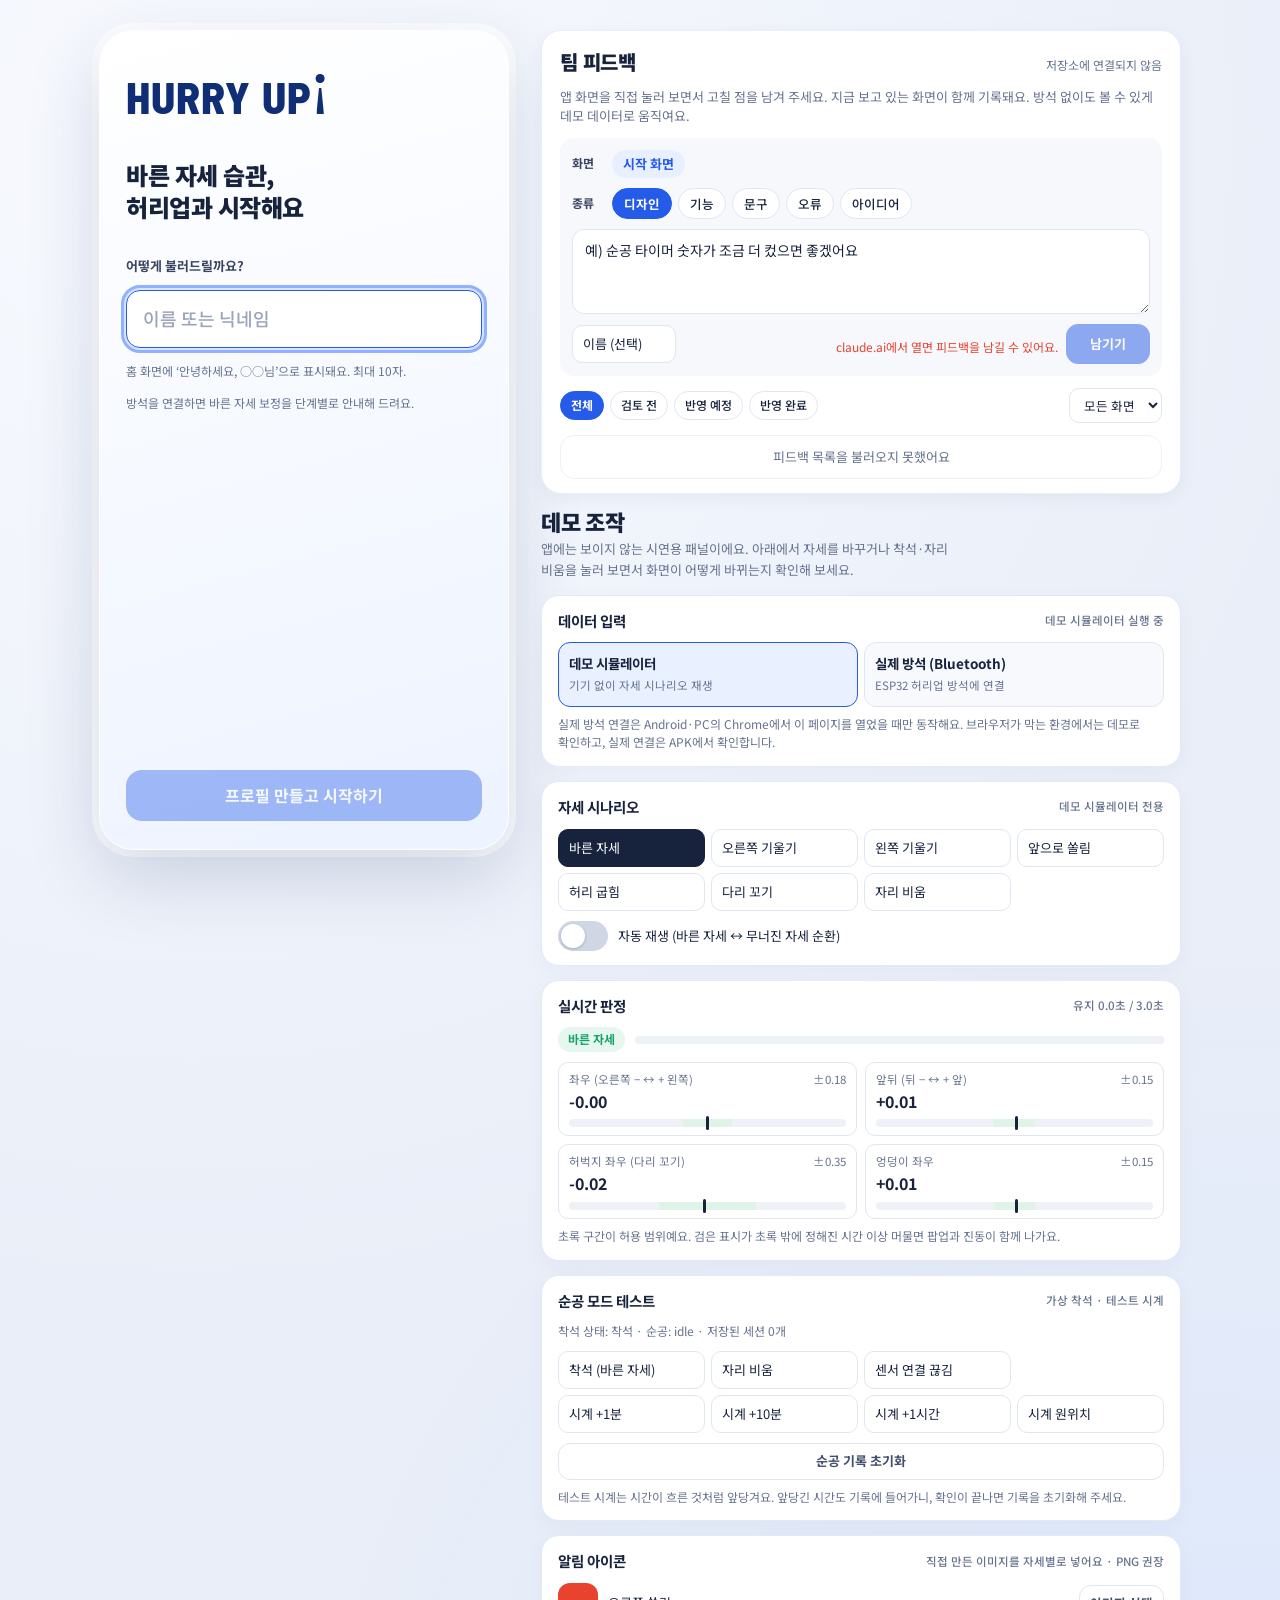
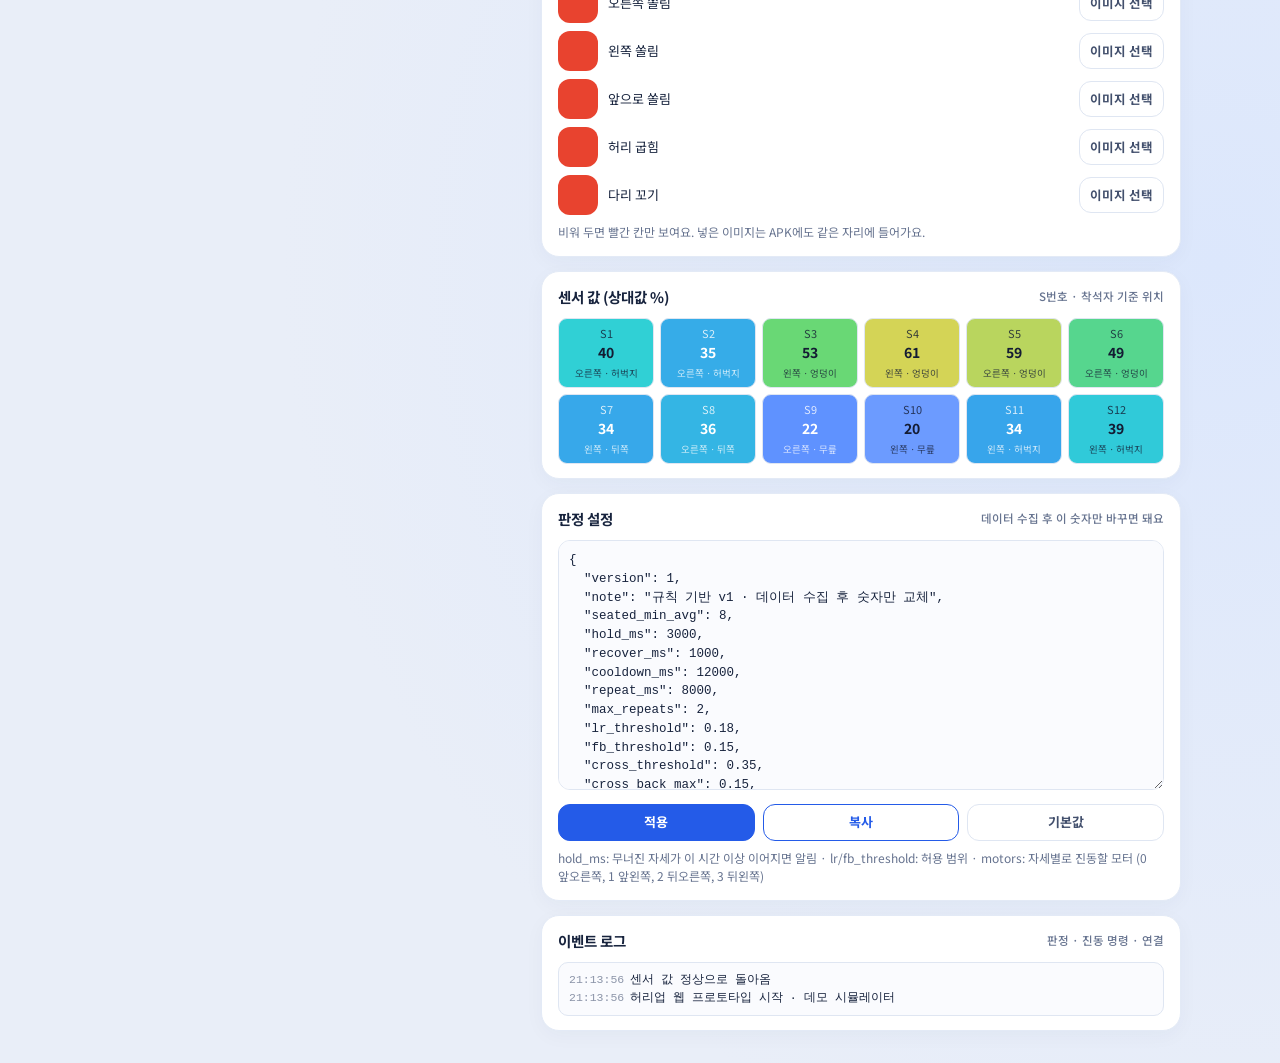
<file: app/hurryup-app-v3.html>
<!doctype html><html><head><meta charset=utf8><meta name=viewport content="width=device-width,initial-scale=1,viewport-fit=cover"><style>:root{color-scheme:light;box-sizing:border-box;padding-top:env(safe-area-inset-top,0px);padding-bottom:env(safe-area-inset-bottom,0px)}html{scroll-padding-top:env(safe-area-inset-top,0px)}body{margin:0;padding:0;font:14px -apple-system,BlinkMacSystemFont,sans-serif;background:#fff;color:#000}img{max-width:100%}[hidden]:not([hidden=until-found i]){display:none!important}</style></head><body>
<title>허리업 | 스마트 자세관리 앱 v2</title>
<meta name="claude:viewport-fit-sides" content="cover">
<link rel="preconnect" href="https://fonts.googleapis.com">
<link rel="stylesheet" href="https://fonts.googleapis.com/css2?family=Barlow+Semi+Condensed:wght@700;800&family=Noto+Sans+KR:wght@400;500;700;900&display=swap">
<style>
/* Layout: left = the phone app exactly as users see it; right = demo/test console for the presenter and for tuning the posture rules. Single light look, matching the app design. */
:root{
  --bg:#eef1f7;          /* stage behind the phone */
  --app:#f6f8fc;         /* app background (very light grey-blue) */
  --card:#ffffff;
  --ink:#141c33;         /* primary text */
  --muted:#6b7590;
  --line:#e3e8f2;
  --blue:#1f5cf5;        /* brand action blue */
  --blue-deep:#0b2f8a;   /* wordmark navy */
  --blue-soft:#eaf0ff;
  --good:#17a36b; --good-soft:#e5f7ef;
  --warn:#e8432f; --warn-soft:#fdecea;
  --calm:#3d6fe8; --calm-soft:#eaf0fd;
  --shadow:0 6px 24px rgba(25,45,100,.08);
  --f-body:"Pretendard","Noto Sans KR","Apple SD Gothic Neo","Malgun Gothic",system-ui,sans-serif;
  --f-brand:"Barlow Semi Condensed","Arial Narrow","Noto Sans KR",sans-serif;
  color-scheme:light;
}
*{box-sizing:border-box}
/* Instagram-style scrollbar: native bars hidden everywhere; one slim overlay thumb (#sbThumb) shows only while scrolling */
*{scrollbar-width:none}
::-webkit-scrollbar{display:none;width:0;height:0}
.sbthumb{position:absolute;right:3px;top:0;width:3px;border-radius:2px;background:rgba(20,30,55,.34);opacity:0;pointer-events:none;z-index:60;transition:opacity .35s ease;will-change:transform}
.sbthumb.on{opacity:1;transition:opacity .12s ease}
html,body{background:var(--bg);color:var(--ink)}
body{font-family:var(--f-body);font-size:14px;line-height:1.5;padding-left:max(16px,env(safe-area-inset-left,0px));padding-right:max(16px,env(safe-area-inset-right,0px));padding-block:20px 32px}
button{font:inherit;color:inherit;cursor:pointer}
button:focus-visible,input:focus-visible,select:focus-visible,textarea:focus-visible{outline:2px solid var(--blue);outline-offset:2px}
.stage{display:flex;gap:28px;justify-content:center;align-items:flex-start;max-width:1180px;margin:0 auto}
@media (max-width:920px){.stage{flex-direction:column;align-items:center}}

/* ---------- phone ---------- */
.phone{width:min(410px,100%);height:820px;max-height:calc(100dvh - 40px);min-height:640px;background:var(--app);border-radius:34px;box-shadow:0 20px 60px rgba(20,40,90,.16),0 0 0 8px #fff;position:relative;overflow:hidden;display:flex;flex-direction:column;flex:none}
@media (max-width:460px){.phone{border-radius:24px;box-shadow:0 10px 30px rgba(20,40,90,.12)}}
.topbar{display:flex;align-items:center;justify-content:space-between;padding:18px 18px 8px;gap:10px}
.wordmark{font-family:var(--f-brand);font-weight:800;font-size:26px;letter-spacing:.02em;color:var(--blue-deep);line-height:1;display:inline-flex;align-items:baseline;white-space:nowrap}
/* inverted exclamation: dot sits a little above the cap height of P, stem tapers to the baseline */
.bang{display:inline-block;position:relative;width:.24em;height:.7em;margin-left:.07em}
.bang::before{content:"";position:absolute;left:50%;top:-.2em;width:.2em;height:.2em;border-radius:50%;background:currentColor;transform:translateX(-50%)}
.bang::after{content:"";position:absolute;left:50%;top:.1em;bottom:0;width:.17em;background:currentColor;transform:translateX(-50%);clip-path:polygon(35% 0,65% 0,100% 100%,0 100%);border-radius:0 0 .03em .03em}
.onboard{position:absolute;inset:0;z-index:40;background:linear-gradient(170deg,#fff 0%,#eef3ff 100%);display:flex;flex-direction:column;padding:44px 26px 28px;gap:14px;overflow-y:auto}
.onboard[hidden]{display:none!important}
.onboard .wordmark{font-size:44px}
.onboard h2{font-size:24px;font-weight:900;margin:26px 0 0;letter-spacing:-.02em;text-wrap:balance}
.onboard p{margin:0;color:var(--muted);font-size:14px}
.onboard label{font-size:13px;font-weight:700;color:#3a4560;margin-top:18px}
.onboard input{font:inherit;font-size:18px;font-weight:700;color:var(--ink);-webkit-text-fill-color:var(--ink);caret-color:var(--blue);opacity:1;border:1.5px solid var(--line);background:#fff;border-radius:14px;padding:14px 16px;width:100%}
.onboard input::placeholder{color:#9aa3b8;-webkit-text-fill-color:#9aa3b8;font-weight:500}
.onboard input:focus{border-color:var(--blue);outline:none;box-shadow:0 0 0 3px rgba(31,92,245,.15)}
.onboard .hint{font-size:12px;color:var(--muted)}
.onboard .cta{margin-top:auto}
.onboard .cta:disabled{opacity:.4;box-shadow:none;cursor:not-allowed}
.row .txt span.bigline{display:block;color:var(--ink);font-size:20px;font-weight:900;letter-spacing:-.01em;line-height:1.35}
.row .txt span.bigline em{font-style:normal;color:var(--blue)}
.row .txt span.labline{display:block;font-size:13px;color:#33405c}
.row .txt span.labline em{font-style:normal;color:var(--blue);font-weight:700}
.pill{display:inline-flex;align-items:center;gap:7px;padding:7px 12px;border-radius:999px;background:#fff;border:1px solid var(--line);font-size:12.5px;font-weight:500;white-space:nowrap}
.dot{width:8px;height:8px;border-radius:50%;background:#b9c1d3;flex:none}
.dot.on{background:#20c46b}.dot.demo{background:#8b6cf0}
.screen{flex:1;overflow-y:auto;padding:4px 18px 18px;display:flex;flex-direction:column;gap:12px}
/* home fits one view: no scrolling, the hero absorbs leftover height */
#scr-home{overflow:hidden;gap:10px;padding-bottom:12px}
#scr-home .hero{flex:1 1 auto;min-height:0;padding:14px}
#scr-home .row{padding:10px 14px}
#scr-home .row .ico{width:38px;height:38px}
#scr-home .cta{padding:14px;flex:none}
#scr-home .tiles,#scr-home .hello,#scr-home .row{flex:none}
.screen[hidden]{display:none!important}
h1.title{font-size:28px;font-weight:900;margin:2px 0 0;letter-spacing:-.02em}
.hello h2{font-size:21px;font-weight:700;margin:0;letter-spacing:-.01em}
.hello p{margin:2px 0 0;color:var(--muted);font-size:13px}
.card{background:var(--card);border-radius:20px;box-shadow:var(--shadow);border:1px solid #edf1f8}
.hero{padding:16px;display:grid;grid-template-columns:1fr 46%;gap:8px;align-items:center;background:linear-gradient(160deg,#fff 0%,#f1f5ff 100%);transition:background .3s}
.hero.bad{background:linear-gradient(160deg,#fff 0%,#fff1ef 100%)}
.hero.idle{background:linear-gradient(160deg,#fff 0%,#f3f4f7 100%)}
.hero .lab{display:flex;align-items:center;gap:6px;font-size:13px;font-weight:700;color:var(--blue)}
.hero.bad .lab{color:var(--warn)}.hero.idle .lab{color:var(--muted)}
.hero .state{font-size:34px;line-height:1.15;font-weight:900;margin:6px 0 4px;letter-spacing:-.03em;text-wrap:balance}
.hero.bad .state{font-size:25px}
.hero.idle .state{font-size:clamp(19px,5.6vw,25px);white-space:nowrap}
.hero .state{word-break:keep-all}
.hero .sub{color:var(--muted);font-size:12.5px;margin:0;word-break:keep-all;text-wrap:balance}
.hero .live{white-space:nowrap;display:inline-flex;align-items:center;gap:6px;margin-top:12px;background:#fff;border:1px solid var(--line);border-radius:999px;padding:5px 10px;font-size:11.5px;color:#43506d}
.live i{width:7px;height:7px;border-radius:50%;background:#20c46b;animation:blink 1.4s infinite}
@keyframes blink{50%{opacity:.25}}
.heatbox{position:relative}
.heatbox canvas{width:100%;height:auto;display:block}
.heatlegend{display:flex;align-items:center;gap:6px;font-size:10.5px;color:var(--muted);margin-top:4px}
.heatlegend span.bar{flex:1;height:6px;border-radius:4px;background:linear-gradient(90deg,#eaf0ff,#3f7dff,#2fd0d6,#62d877,#ffd24a,#ff4a3d)}
.orient{display:flex;justify-content:space-between;font-size:10.5px;line-height:1;color:#7d879e;margin-top:4px;padding:0 6% 0 5%}
.tiles{display:grid;grid-template-columns:repeat(4,1fr);gap:8px}
.tile{padding:12px 4px;text-align:center;display:grid;grid-template-rows:auto 34px auto;justify-items:center;align-content:start;gap:9px;min-width:0}
.tile .k{font-size:11px;letter-spacing:-.02em;color:#44506b;font-weight:500;white-space:nowrap}
.tile .ti{width:34px;height:34px;color:var(--blue);display:grid;place-items:center}
.tile .ti svg{width:34px;height:34px}
.tile .v{display:flex;align-items:baseline;justify-content:center;column-gap:3px;flex-wrap:wrap;white-space:nowrap}
#tSit{font-size:clamp(14px,4.2vw,18px);flex-wrap:nowrap;column-gap:1px;letter-spacing:-.04em}
#tSit small{font-size:10px;margin-right:2px}
.gtxt{font-size:11px;font-weight:700;color:var(--blue)}
.tile .ic{width:30px;height:30px;border-radius:50%;background:var(--blue-soft);display:grid;place-items:center;color:var(--blue)}
.tile .ic svg{width:17px;height:17px}
.tile .v{font-size:21px;font-weight:900;letter-spacing:-.03em;font-variant-numeric:tabular-nums;line-height:1.1}
.tile .v small{font-size:11px;font-weight:700;margin-left:1px}
.tile .v.blue{color:var(--blue)}
.grade{font-size:10.5px;font-weight:700;color:var(--good);background:var(--good-soft);border:1px solid #bfe9d5;border-radius:6px;padding:1px 6px}
.row{display:flex;align-items:center;gap:12px;padding:14px 16px}
.row .ico{width:44px;height:44px;border-radius:50%;background:var(--blue-soft);display:grid;place-items:center;color:var(--blue);flex:none}
.row .ico svg{width:22px;height:22px}
.row .txt{flex:1;min-width:0}
.row .txt b{display:block;font-size:15px}
.row .txt span{font-size:12px;color:var(--muted)}
.switch{position:relative;width:50px;height:30px;flex:none}
.switch input{position:absolute;opacity:0;inset:0;margin:0;cursor:pointer;z-index:1}
.switch i{position:absolute;inset:0;border-radius:999px;background:#cfd6e4;transition:.2s}
.switch i::after{content:"";position:absolute;width:24px;height:24px;top:3px;left:3px;border-radius:50%;background:#fff;box-shadow:0 1px 3px rgba(0,0,0,.2);transition:.2s}
.switch input:checked+i{background:var(--blue)}
.switch input:checked+i::after{left:23px}
.cta{display:flex;align-items:center;justify-content:center;gap:10px;width:100%;border:0;border-radius:16px;padding:16px;background:var(--blue);color:#fff;font-size:16px;font-weight:700;box-shadow:0 8px 20px rgba(31,92,245,.28)}
.cta svg{width:20px;height:20px}
.cta.red{background:var(--warn);box-shadow:0 8px 20px rgba(232,67,47,.28)}
.nav{display:grid;grid-template-columns:repeat(4,1fr);background:#fff;border-top:1px solid var(--line);padding:8px 6px calc(10px + env(safe-area-inset-bottom,0px))}
.nav button{background:none;border:0;display:flex;flex-direction:column;align-items:center;gap:2px;font-size:11.5px;color:#5c667e;padding:4px}
.nav button svg{width:24px;height:24px}
.nav button[aria-current="page"]{color:var(--blue);font-weight:700}

/* report */
.seg{display:grid;grid-template-columns:repeat(3,1fr);background:#fff;border:1px solid var(--line);border-radius:14px;padding:3px}
.seg button{border:0;background:none;border-radius:11px;padding:8px;font-size:13.5px;color:var(--muted)}
.seg button[aria-pressed="true"]{background:var(--blue);color:#fff;font-weight:700}
.scorebig{padding:16px}
.scorebig .k{font-size:14px;font-weight:700}
.scorebig .n{display:flex;align-items:baseline;gap:6px;margin:2px 0}
.scorebig .n strong{font-size:58px;line-height:1;font-weight:900;color:var(--blue);letter-spacing:-.04em;font-variant-numeric:tabular-nums}
.scorebig .n em{font-style:normal;font-size:20px;font-weight:900;color:var(--blue)}
.scorebig .n .grade{font-size:15px;padding:3px 10px;margin-left:8px;align-self:center}
.mini{display:grid;grid-template-columns:repeat(3,1fr);border-top:1px solid var(--line);margin-top:12px;padding-top:12px}
.mini div{display:flex;flex-direction:column;align-items:center;gap:1px;min-width:0}
.mini div+div{border-left:1px solid var(--line)}
.mini span{font-size:11.5px;color:var(--muted)}
.mini b{font-size:17px;font-weight:900;font-variant-numeric:tabular-nums;white-space:nowrap}
.two{display:grid;grid-template-columns:1fr 1fr;gap:10px}
@media (max-width:380px){.two{grid-template-columns:1fr}}
.pad{padding:14px}
.h3{font-size:14px;font-weight:700;margin:0 0 8px;display:flex;justify-content:space-between;align-items:center;gap:6px}
.rank{display:flex;flex-direction:column;gap:10px}
.rank li{display:grid;grid-template-columns:24px 1fr auto;gap:8px;align-items:center;list-style:none}
.rank .no{width:24px;height:24px;border-radius:50%;background:var(--blue-soft);color:var(--blue);font-weight:700;font-size:12px;display:grid;place-items:center}
.rank li:first-child .no{background:var(--blue);color:#fff}
.rank .nm{font-size:12.5px}
.rank .bar{height:5px;border-radius:4px;background:#e6ebf5;margin-top:4px;overflow:hidden}
.rank .bar i{display:block;height:100%;background:var(--blue);border-radius:4px}
.rank .pct{font-size:13px;font-weight:700;color:var(--blue);font-variant-numeric:tabular-nums}
.rank{margin:0;padding:0}
.chip{display:inline-flex;align-items:center;gap:4px;font-size:10.5px;font-weight:700;padding:2px 8px;border-radius:999px;background:#f1edff;color:#6a4fd8;white-space:nowrap}
.bars{display:flex;align-items:flex-end;gap:8px;height:130px;padding-top:6px}
.bars div{flex:1;display:flex;flex-direction:column;align-items:center;gap:4px;height:100%;justify-content:flex-end;min-width:0}
.bars i{display:block;width:100%;max-width:26px;border-radius:7px 7px 3px 3px;background:#c9d8ff}
.bars div.today i{background:var(--blue)}
.bars span{font-size:10.5px;color:var(--muted)}
.bars b{font-size:10.5px;font-variant-numeric:tabular-nums}
.insight{display:flex;gap:12px;align-items:flex-start;padding:14px 16px;background:linear-gradient(120deg,#fff,#f0f4ff)}
.insight .ico{width:38px;height:38px;border-radius:12px;background:var(--blue);display:grid;place-items:center;color:#fff;flex:none}
.insight .ico svg{width:20px;height:20px}
.insight b{font-size:14px}
.insight p{margin:2px 0 0;font-size:13px;color:#33405c}

/* challenge */
.subt{margin:2px 0 0;color:#4b556d;font-size:13.5px;display:flex;align-items:center;gap:6px;flex-wrap:wrap}
.streak{padding:20px 20px 18px;background:linear-gradient(140deg,#f6f9ff,#e9f0ff);border-color:#e1e9fb}
.streak strong{display:block;font-size:32px;font-weight:900;color:var(--blue);letter-spacing:-.03em;line-height:1.15}
.streak p{margin:8px 0 0;font-size:14px;color:#26314d;line-height:1.55}
.days{display:flex;justify-content:space-between;align-items:flex-end;padding:12px 12px 14px;position:relative}
.days div{display:flex;flex-direction:column;align-items:center;gap:6px;font-size:11px;color:#4b556d;position:relative;z-index:1;flex:1}
.days div+div::before{content:"";position:absolute;bottom:16px;right:calc(50% + 17px);width:calc(100% - 34px);height:2px;background:#d6e1fb}
.days i{width:34px;height:34px;border-radius:50%;display:grid;place-items:center;background:#e6eeff;color:var(--blue);box-shadow:inset 0 0 0 1px #d6e2ff}
.days svg{width:18px;height:18px}
.goal{display:flex;gap:14px;align-items:center;padding:16px}
.gico{width:62px;height:62px;border-radius:50%;background:#eef3ff;display:grid;place-items:center;flex:none}
.gico svg{width:46px;height:46px}
.gtx{flex:1;min-width:0}
.lab2{display:block;font-size:13.5px;color:#33405c}
.lab2 em{font-style:normal;color:var(--blue);font-weight:700;margin-left:4px}
.big2{display:block;font-size:20px;font-weight:700;color:var(--ink);letter-spacing:-.01em;line-height:1.3;margin-top:2px}
.big2 em{font-style:normal;color:var(--blue);font-weight:900;font-size:30px;margin-right:2px}
.hint2{display:block;font-size:11.5px;color:var(--muted);margin-top:6px}
.more{border:0;background:none;color:var(--blue);font-size:12.5px;font-weight:500;display:inline-flex;align-items:center;gap:2px;padding:0}
.more svg{width:14px;height:14px}
.nextb{padding:14px 16px}
.nrow{display:flex;align-items:center;gap:14px}
.nrow #nextBadge svg{width:62px;height:66px;display:block}
.ntx{flex:1;min-width:0}
.chev{width:20px;height:20px;color:#5c667e;flex:none}
.chips{display:flex;gap:6px;flex-wrap:wrap;width:100%;padding-left:34px}
.chips button{border:1px solid var(--line);background:#fff;color:var(--ink);border-radius:999px;padding:6px 12px;font-size:13px;font-weight:500}
.chips button[aria-checked="true"]{background:var(--blue);border-color:var(--blue);color:#fff;font-weight:700}
.chips button:disabled{opacity:.4}
.goalbar{height:10px;border-radius:6px;background:#e6ebf5;overflow:hidden;margin-top:10px}
.goalbar i{display:block;height:100%;background:var(--blue);border-radius:6px}
.badges{display:grid;grid-template-columns:repeat(3,1fr);gap:6px;text-align:center}
.badges div{display:flex;flex-direction:column;align-items:center;gap:4px;font-size:11.5px}
.badges svg{width:72px;height:76px}
.badges span{font-size:12.5px;color:#26314d}
.badges .lock{opacity:.4;filter:grayscale(1)}

/* settings */
.sec{font-size:13px;font-weight:700;color:#3a4560;margin:6px 2px -4px}
.list{padding:2px 0}
.li{display:flex;align-items:center;gap:12px;padding:12px 16px;min-height:52px}
.li+.li{border-top:1px solid #f0f3f8}
.li svg.lic{width:22px;height:22px;color:var(--blue);flex:none}
.li .t{flex:1;min-width:0;font-size:14px}
.li .t small{display:block;color:var(--muted);font-size:11.5px}
.li .val{font-size:13px;color:var(--blue);font-weight:500;white-space:nowrap}
.li input[type=range]{width:100%;accent-color:var(--blue)}
.li select,.li input[type=text]{border:1px solid var(--line);border-radius:10px;padding:6px 8px;background:#fff;font:inherit;font-size:13px;max-width:100%}
.btnline{display:flex;gap:8px;padding:4px 16px 14px;flex-wrap:wrap}
.btn{border:1px solid var(--blue);background:#fff;color:var(--blue);border-radius:12px;padding:9px 12px;font-size:13px;font-weight:700;flex:1;min-width:120px}
.btn.solid{background:var(--blue);color:#fff}
.btn.ghost{border-color:var(--line);color:#43506d}
.btn:disabled{opacity:.45;cursor:not-allowed}
.profile{display:flex;align-items:center;gap:14px;padding:14px 16px}
.avatar{width:52px;height:52px;border-radius:50%;background:var(--blue-soft);display:grid;place-items:center;flex:none}
.avatar svg{width:34px;height:34px}
.profile .pname{font-size:18px;font-weight:900}
.profile .edit{display:flex;gap:6px;margin-top:6px}
.profile .edit input{font:inherit;font-size:14px;border:1px solid var(--line);border-radius:10px;padding:6px 10px;width:9em}
.profile .edit button{border:1px solid var(--blue);background:#fff;color:var(--blue);border-radius:10px;padding:6px 10px;font-size:12.5px;font-weight:700}
.profile p{margin:2px 0 0;font-size:12px;color:var(--muted)}
.profile p b{color:var(--blue);font-size:18px}
.note{font-size:11.5px;color:var(--muted);padding:0 16px 12px;margin:0}

/* alert overlay inside the phone */
.alert{position:absolute;left:0;right:0;top:0;bottom:var(--navh,66px);z-index:20;display:flex;flex-direction:column;align-items:center;padding:18px 18px 14px;gap:10px;overflow:hidden;animation:rise .25s ease-out}
.alert[hidden]{display:none!important}
.alert.normal{background:radial-gradient(circle at 50% 40%,#ffd9d3 0%,#fff3f1 55%,#fff 100%)}
.alert.focus{background:radial-gradient(circle at 50% 40%,#dbe6ff 0%,#f2f6ff 60%,#fbfcff 100%)}
@keyframes rise{from{opacity:0;transform:translateY(12px)}}
.alert .mode{display:flex;align-items:center;gap:10px;font-weight:700;font-size:16px;line-height:1;border:1px solid rgba(255,255,255,.9);background:rgba(255,255,255,.75);border-radius:999px;padding:6px 8px 6px 12px;flex:none}
.alert .mode span#alertModeName{display:flex;align-items:center;min-height:26px}
.mswitch{position:relative;width:38px;height:22px;border-radius:999px;background:#d3d9e6;flex:none;transition:.2s}
.mswitch i{position:absolute;top:2px;left:2px;width:18px;height:18px;border-radius:50%;background:#fff;box-shadow:0 1px 2px rgba(0,0,0,.2);transition:.2s}
.alert.focus .mswitch{background:var(--calm)}.alert.focus .mswitch i{left:18px}
.alert .mode small{display:block;font-size:11.5px;font-weight:500}
.alert.normal .mode small{color:var(--warn)}.alert.focus .mode small{color:var(--calm)}
.alert .mode svg{width:26px;height:26px;flex:none}
.alert.normal .mode svg{color:var(--warn)}.alert.focus .mode svg{color:var(--calm)}
.alert .shout{font-size:42px;font-weight:900;letter-spacing:-.03em;line-height:1;margin-top:4px}
.alert.normal .shout{color:var(--warn)}.alert.focus .shout{color:var(--calm);font-size:36px}
.alert .lead{font-size:19px;font-weight:700;margin:0;text-align:center}
.alert .heatbox{width:220px;flex:none}
.alert .pulse{position:absolute;inset:-10px;border-radius:50%;pointer-events:none}
.alert .what{width:100%;padding:14px 16px;display:flex;gap:12px;align-items:center;background:rgba(255,255,255,.85)}
.alert .what .ico{width:46px;height:46px;border-radius:14px;display:grid;place-items:center;flex:none;color:#fff;overflow:hidden}
.alert .what .ico img{width:100%;height:100%;object-fit:contain}
.alert.normal .what .ico{background:var(--warn)}.alert.focus .what .ico{background:var(--calm)}
.alert .what svg{width:26px;height:26px}
.alert .what b{font-size:16px;display:block}
.alert .what span{font-size:12.5px;color:#4b556d}
.alert .chans{width:100%;display:grid;grid-template-columns:1fr 1fr;background:rgba(255,255,255,.85)}
.alert .chans div{display:flex;align-items:center;gap:10px;padding:12px 14px}
.alert .chans div+div{border-left:1px solid var(--line)}
.alert .chans .c{width:38px;height:38px;border-radius:50%;display:grid;place-items:center;color:#fff;flex:none}
.alert .chans .c svg{width:20px;height:20px}
.alert .chans b{font-size:13px;display:block}
.alert .chans em{font-style:normal;font-size:11px;font-weight:700;padding:1px 8px;border-radius:999px;color:#fff}
.alert .chans .off .c{background:#c8cfdd}.alert .chans .off em{background:#c8cfdd}
.alert.normal .chans .on .c,.alert.normal .chans .on em{background:var(--warn)}
.alert.focus .chans .on .c,.alert.focus .chans .on em{background:var(--calm)}
.alert .close{position:absolute;right:max(12px,env(safe-area-inset-right,0px));top:12px;width:36px;height:36px;border-radius:50%;border:0;background:rgba(255,255,255,.8);display:grid;place-items:center}
.alert .close svg{width:18px;height:18px}
.alert .cta{margin-top:auto}
.alert.focus .cta{background:var(--calm)}
.shake{animation:shake .35s linear 3}
@keyframes shake{25%{transform:translateX(-3px)}75%{transform:translateX(3px)}}
.toast{position:absolute;left:50%;bottom:84px;transform:translateX(-50%);background:#14213d;color:#fff;font-size:13px;padding:9px 14px;border-radius:12px;z-index:30;white-space:nowrap;box-shadow:var(--shadow)}
.toast[hidden]{display:none!important}

/* ---------- presenter console ---------- */
.console{flex:1;min-width:0;max-width:640px;width:100%;display:flex;flex-direction:column;gap:14px}
.console header h2{margin:0;font-size:20px;font-weight:900;letter-spacing:-.01em}
.console header p{margin:2px 0 0;color:var(--muted);font-size:13px;max-width:62ch}
.panel{background:#fff;border:1px solid var(--line);border-radius:16px;padding:14px 16px}
.panel h3{margin:0 0 10px;font-size:14px;font-weight:700;display:flex;align-items:center;justify-content:space-between;gap:8px}
.panel h3 small{font-weight:500;color:var(--muted);font-size:11.5px}
.srcseg{display:grid;grid-template-columns:1fr 1fr;gap:6px}
.srcseg button{border:1px solid var(--line);background:#f7f9fd;border-radius:12px;padding:10px;text-align:left}
.srcseg button b{display:block;font-size:13.5px}
.srcseg button span{font-size:11.5px;color:var(--muted)}
.srcseg button[aria-pressed="true"]{border-color:var(--blue);background:var(--blue-soft)}
.scen{display:grid;grid-template-columns:repeat(auto-fill,minmax(118px,1fr));gap:6px}
.scen button{border:1px solid var(--line);background:#fff;border-radius:10px;padding:8px 10px;font-size:13px;text-align:left}
.scen button[aria-pressed="true"]{background:var(--ink);color:#fff;border-color:var(--ink)}
.scen button:disabled{opacity:.4;cursor:not-allowed}
.inline{display:flex;align-items:center;gap:10px;flex-wrap:wrap;margin-top:10px;font-size:13px}
.metrics{display:grid;grid-template-columns:repeat(2,1fr);gap:8px}
@media (max-width:480px){.metrics{grid-template-columns:1fr}}
.metric{border:1px solid var(--line);border-radius:10px;padding:8px 10px;min-width:0}
.metric .mk{font-size:11.5px;color:var(--muted);display:flex;justify-content:space-between;gap:6px}
.metric .mv{font-size:16px;font-weight:700;font-variant-numeric:tabular-nums}
.gauge{position:relative;height:8px;border-radius:5px;background:#eef1f6;margin-top:6px}
.gauge .z{position:absolute;top:0;bottom:0;background:#dff3e9}
.gauge .n{position:absolute;top:-3px;width:3px;height:14px;border-radius:2px;background:var(--ink);transform:translateX(-1px)}
.statusline{display:flex;align-items:center;gap:10px;flex-wrap:wrap;margin-bottom:10px}
.tag{font-size:12px;font-weight:700;padding:3px 10px;border-radius:999px;background:var(--good-soft);color:var(--good)}
.tag.bad{background:var(--warn-soft);color:var(--warn)}.tag.idle{background:#f0f2f6;color:var(--muted)}
.hold{flex:1;min-width:140px;height:8px;border-radius:5px;background:#eef1f6;overflow:hidden}
.hold i{display:block;height:100%;width:0;background:var(--warn);transition:width .1s linear}
.sgrid{display:grid;grid-template-columns:repeat(6,1fr);gap:6px}
@media (max-width:480px){.sgrid{grid-template-columns:repeat(4,1fr)}}
.sgrid div{border-radius:9px;padding:6px 4px;text-align:center;font-size:11px;border:1px solid var(--line);min-width:0}
.sgrid b{display:block;font-size:14px;font-variant-numeric:tabular-nums}
.sgrid span{color:#4f5a74}
textarea{width:100%;min-height:250px;border:1px solid var(--line);border-radius:12px;padding:10px;font:12.5px/1.5 ui-monospace,SFMono-Regular,Menlo,Consolas,monospace;color:var(--ink);background:#fafbfe;resize:vertical}
.err{color:var(--warn);font-size:12px;margin:6px 0 0}
.ok{color:var(--good);font-size:12px;margin:6px 0 0}
.log{max-height:200px;overflow:auto;font:12px/1.55 ui-monospace,SFMono-Regular,Menlo,Consolas,monospace;background:#fafbfe;border:1px solid var(--line);border-radius:10px;padding:8px 10px}
.log div{white-space:pre-wrap;word-break:break-word}
.log time{color:#8b94a8;margin-right:6px}
.ilist{display:flex;flex-direction:column;gap:8px}
.irow{display:flex;align-items:center;gap:10px;flex-wrap:wrap}
.islot{width:40px;height:40px;border-radius:12px;background:var(--warn);display:grid;place-items:center;overflow:hidden;flex:none}
.islot img{width:100%;height:100%;object-fit:contain}
.iname{flex:1;min-width:90px;font-size:13px}
.irow .btn{flex:none;min-width:0;padding:7px 10px;font-size:12.5px}
.ifile{position:relative;overflow:hidden;cursor:pointer}
.ifile input{position:absolute;inset:0;opacity:0;cursor:pointer}
.small{font-size:12px;color:var(--muted);margin:8px 0 0}
@media (prefers-reduced-motion:reduce){*{animation:none!important;transition:none!important}}

/* ===== spacing & alignment pass (all screens) ===== */
body{word-break:keep-all;overflow-wrap:break-word}
p,.sub,.hint,.hint2,.note,.small,.insight p,.alert .what span,.li .t small{text-wrap:pretty}
h1,h2,.state,.lead,.title{line-height:1.25}
.hello{display:flex;flex-direction:column;gap:4px}.hello p{margin:0;line-height:1.4}
.hero .lab{line-height:1}.hero .lab svg{flex:none}
.hero .state{margin:8px 0 6px}
.hero .sub{line-height:1.45}
.hero .live{margin-top:14px}
.tile .k{line-height:1.2}
.tile .v{column-gap:0}.tile .v small{margin-left:2px;font-size:11px}
#tSit small{margin-left:1px;margin-right:3px}#tSit small:last-child{margin-right:0}
.row .txt{display:flex;flex-direction:column;gap:2px}.row .txt b{line-height:1.3}.row .txt span{line-height:1.4}
/* report */
.scorebig .n{align-items:baseline}.scorebig .n .grade{align-self:center;transform:translateY(-4px)}
#rMsg{line-height:1.45}
.mini{column-gap:0}.mini div{padding:0 6px;gap:3px}.mini span{line-height:1.2}.mini b{font-size:16px;line-height:1.25}
.two{grid-template-columns:repeat(2,minmax(0,1fr))}
.two .card{display:flex;flex-direction:column;min-width:0}
.two .h3{flex-wrap:nowrap;white-space:nowrap}
.two .h3 span:last-child{font-size:10.5px!important}
.two .heatbox{margin:auto 0}
.rank li{grid-template-columns:24px minmax(0,1fr);column-gap:8px;align-items:center}
.rank .rb{display:flex;flex-direction:column;gap:5px;min-width:0}
.rank .rt{display:flex;align-items:center;gap:8px}
.rank .rt .bar{flex:1}
.rank .nm{white-space:nowrap}
.rank .nm{font-size:12.5px;letter-spacing:-.02em;min-width:0}
.rank .bar{margin-top:0}
.rank .nm{display:block;line-height:1.3}
.rank .pct{flex:none;font-size:12.5px}
.insight{align-items:center}.insight div{display:flex;flex-direction:column;gap:3px}.insight p{margin:0;line-height:1.5}
.h3{line-height:1.3}
/* challenge */
.subt{line-height:1.4}
.streak p{line-height:1.6}
.days div{gap:8px}.days span{line-height:1}
.lab2{line-height:1.35}.big2{margin-top:4px;line-height:1.15}
.hint2{line-height:1.35}
.badges div{gap:6px}.badges span{line-height:1.3;font-size:12px;text-wrap:balance}
.more{line-height:1;align-self:center}.more svg{display:block}
.nrow .ntx{display:flex;flex-direction:column;gap:2px}
/* settings */
.li{align-items:center}
.li .t{display:flex;flex-direction:column;gap:2px;line-height:1.35}
.li .t small{line-height:1.4}
.li .val{align-self:center}
.btnline .btn{line-height:1.3;white-space:nowrap}
.note{line-height:1.5}
.chips{margin-top:2px}
.profile>div{display:flex;flex-direction:column;gap:2px}.profile p{line-height:1.3}
/* alert */
.alert{justify-content:space-between}.alert .cta{margin-top:0}
.alert .what{align-items:center}
.alert .what>span:last-child{display:flex;flex-direction:column;gap:3px;min-width:0}
.alert .what b{line-height:1.3}.alert .what span span{line-height:1.45}
.alert .chans div>span:last-child{display:flex;flex-direction:column;align-items:flex-start;gap:4px}
.alert .chans b{line-height:1.2}
.alert .lead{line-height:1.3}
.cta{line-height:1.2}
/* ===== 순공 모드 ===== */
[hidden]{display:none!important}
.li .t .tt{display:flex;align-items:center;gap:6px}
.soon{margin-left:0}
.nav{grid-template-columns:repeat(5,1fr)}
.navbang{height:24px;display:grid;place-items:center;font-size:30px;line-height:1}
.navbang .bang{margin:0;height:.72em;width:.26em}
.stoggles .li{padding:12px 16px}
.sic{width:22px;height:22px;display:grid;place-items:center;color:var(--blue);font-size:26px;flex:none}
.sic .bang{margin:0}
.soon{display:inline-block;font-size:10.5px;font-weight:700;color:#6a4fd8;background:#f1edff;border-radius:999px;padding:1px 7px;margin-left:4px;vertical-align:1px}
.timer{padding:20px 18px 18px;text-align:center;display:flex;flex-direction:column;align-items:center;gap:6px;background:linear-gradient(170deg,#fff 0%,#f1f5ff 100%)}
.tmeta{display:flex;gap:6px;flex-wrap:wrap;justify-content:center;align-items:center}
.tmeta>*{margin:0!important;display:inline-flex;align-items:center;height:24px;line-height:1;box-sizing:border-box}
.tmeta .chip{font-size:12px;font-weight:700;padding:0 10px}
.tmeta>[hidden]{display:none!important}
.stchip{font-size:12px;font-weight:700;padding:3px 10px;border-radius:999px;background:#f0f2f6;color:var(--muted)}
.stchip.run{background:var(--good-soft);color:var(--good)}
.stchip.warn{background:#fff4df;color:#8a4a00}
.stchip.err{background:var(--warn-soft);color:var(--warn)}
.stchip.pause{background:var(--blue-soft);color:var(--blue)}
.timer .ttl{font-size:14px;font-weight:700;color:#3a4560;margin-top:8px}
.clock{font-family:var(--f-brand);font-size:clamp(52px,16vw,68px);font-weight:800;letter-spacing:.02em;font-variant-numeric:tabular-nums;line-height:1;color:var(--ink)}
.clock.on{color:var(--blue)}
.tsub{font-size:12.5px;color:var(--muted);line-height:1.45;min-height:1.45em}
.tgoal{width:100%;margin-top:12px;text-align:left}
.tg-row{display:flex;justify-content:space-between;align-items:baseline;font-size:12.5px;color:#33405c;gap:8px}
.tg-row b{color:var(--ink)}
#stRate{font-weight:700;color:var(--blue);font-variant-numeric:tabular-nums}
.tgoal.done #stRate{color:var(--good)}.tgoal.done .goalbar i{background:var(--good)}
.stctl{display:flex;flex-direction:column;gap:10px}
.stop{width:100%;border:0;border-radius:16px;padding:16px;background:var(--ink);color:#fff;font-weight:800;font-size:17px;letter-spacing:.12em;display:flex;align-items:center;justify-content:center;gap:10px}
.stop svg{width:18px;height:18px}
.pausepick,.pauseinfo{padding:14px 16px;display:flex;flex-direction:column;gap:10px}
.pausepick p{margin:0;font-weight:700;font-size:14px}
.pchips{display:grid;grid-template-columns:repeat(auto-fit,minmax(70px,1fr));gap:8px}
.pchips button{border:1px solid var(--blue);background:#fff;color:var(--blue);border-radius:12px;padding:12px 6px;font-weight:700;font-size:15px}
.prow{display:flex;gap:8px}.prow .btn{min-width:0}
.pauseinfo{align-items:center;text-align:center}
.pauseinfo span{font-size:12.5px;color:var(--muted)}
.pauseinfo b{font-family:var(--f-brand);font-size:34px;font-weight:800;color:var(--blue);font-variant-numeric:tabular-nums;line-height:1}
.pauseinfo .prow{width:100%}
.stnote{margin:0;font-size:11.5px;color:var(--muted);text-align:center;line-height:1.45}
/* ---- pomodoro ---- */
.pmround{display:flex;gap:6px;justify-content:center;margin-top:2px}
.pmround i{width:9px;height:9px;border-radius:50%;background:#dfe5f1;transition:background .3s}
.pmround i.done{background:var(--blue)}
.pmround i.cur{background:#fff;box-shadow:inset 0 0 0 2.5px var(--blue)}
.pmround.brk i.done{background:var(--good)}
.pmbar{width:100%;height:6px;border-radius:4px;background:#e6ebf5;overflow:hidden;margin-top:4px}
.pmbar i{display:block;height:100%;background:var(--blue);border-radius:4px;transition:width .25s linear}
.pmbar.brk i{background:var(--good)}
.clock.brk{color:var(--good)}
.timer.swap{animation:pmswap .45s ease}
@keyframes pmswap{0%{transform:scale(.97);opacity:.55}100%{transform:none;opacity:1}}
.stchip.seat{background:#eef1f7;color:#3a4560}
.stchip.seat.ok{background:var(--good-soft);color:var(--good)}
.stchip.seat.bad{background:var(--warn-soft);color:var(--warn)}
.pmctl{display:flex;flex-direction:column;gap:10px}
.pmvib{margin:0;font-size:11.5px;line-height:1.45;text-align:center;color:var(--muted)}
.pmvib b{font-weight:700;color:#3a4560}
.pmvib .ok{color:var(--good);font-weight:700}.pmvib .fail{color:var(--warn);font-weight:700}
.pmcustom{display:flex;gap:8px;align-items:center;width:100%;padding-left:34px;margin-top:6px}
.pmcustom input{width:76px;border:1px solid var(--line);border-radius:10px;padding:7px 10px;font:inherit;font-size:14px;color:var(--ink);-webkit-text-fill-color:var(--ink);background:#fff}
.pmcustom span{font-size:13px;color:#33405c}
.pmcustom .btn{flex:none;min-width:0;padding:7px 14px}
.pmstats{display:grid;grid-template-columns:repeat(3,minmax(0,1fr));gap:8px;text-align:center}
.pmstats div{background:#f5f7fb;border-radius:12px;padding:10px 4px;display:flex;flex-direction:column;gap:2px;min-width:0}
.pmstats b{font-size:17px;font-weight:800;font-variant-numeric:tabular-nums;line-height:1.2}
.pmstats span{font-size:11px;color:var(--muted)}
.pmstats+.pmstats{margin-top:8px}

/* countdown: dims the current screen, no dialog */
.cdown{position:absolute;inset:0;z-index:35;background:rgba(12,22,48,.5);-webkit-backdrop-filter:blur(2px);backdrop-filter:blur(2px);display:flex;flex-direction:column;align-items:center;justify-content:center;gap:6px;color:#fff;pointer-events:none;animation:cdfade .3s ease-out}
.cdown[hidden]{display:none!important}
.cdown.out{animation:cdout .5s ease forwards}
.cdown.out .cd-num,.cdown.out .cd-txt,.cdown.out .cd-sub{transition:transform .5s ease,opacity .5s ease;transform:scale(.88);opacity:0}
.cdown.red{background:rgba(48,14,18,.5)}
.cdown.red .cd-num{color:#ff4a3d;text-shadow:0 6px 30px rgba(255,74,61,.35)}
.cd-sub{font-size:14px;font-weight:500;opacity:.9;min-height:1.4em;text-align:center}
.tsub.urgent{color:var(--warn);font-weight:700}
@keyframes cdfade{from{opacity:0}}@keyframes cdout{to{opacity:0}}
.cd-txt{font-size:24px;font-weight:900;letter-spacing:-.01em;text-shadow:0 2px 12px rgba(0,0,0,.25)}
.cd-num{font-family:var(--f-brand);font-size:140px;font-weight:800;line-height:1;min-height:140px;text-shadow:0 6px 30px rgba(0,0,0,.25)}
.cd-num.pop{animation:cdpop .38s cubic-bezier(.2,.9,.3,1.2)}
@keyframes cdpop{from{opacity:0;transform:scale(1.45)}to{opacity:1;transform:scale(1)}}
/* end report sheet */
.srep{position:absolute;left:0;right:0;bottom:var(--navh,66px);z-index:36;background:#fff;border-radius:24px 24px 0 0;box-shadow:0 -10px 40px rgba(20,40,90,.18);padding:18px 18px 16px;display:flex;flex-direction:column;gap:12px;max-height:calc(100% - var(--navh,66px) - 20px);overflow-y:auto;animation:rise .25s ease-out}
.srep[hidden]{display:none!important}
.srep h3{margin:0;font-size:19px;font-weight:900;display:flex;justify-content:space-between;align-items:center;gap:8px}
.sgrid2{display:grid;grid-template-columns:1fr 1fr;gap:8px}
.sgrid2 div{background:var(--app);border-radius:12px;padding:10px 12px;display:flex;flex-direction:column;gap:2px;min-width:0}
.sgrid2 span{font-size:11.5px;color:var(--muted)}
.sgrid2 b{font-size:18px;font-weight:900;font-variant-numeric:tabular-nums;line-height:1.25}
.sgrid2 .hl{background:var(--blue-soft)}.sgrid2 .hl b{color:var(--blue)}
.future{border:1px dashed #cfd6e4;border-radius:12px;padding:10px 12px}
.future b{font-size:12.5px}
.future li span{color:#b3bbcc}
.future ul{margin:6px 0 0;padding:0;list-style:none;display:grid;grid-template-columns:1fr 1fr;gap:4px 10px}
.future li{font-size:12px;color:var(--muted);display:flex;justify-content:space-between;gap:6px}
/* badge celebration */
.bcele{position:absolute;inset:0;z-index:45;background:rgba(246,248,252,.9);display:flex;flex-direction:column;align-items:center;justify-content:center;gap:10px;overflow:hidden;animation:cdfade .25s}
.bcele[hidden]{display:none!important}
.bcele svg{width:120px;height:128px;animation:bpop .7s cubic-bezier(.2,1.6,.4,1)}
@keyframes bpop{from{transform:scale(.2) rotate(-15deg);opacity:0}}
.bcele small{font-size:13px;color:var(--blue);font-weight:700;letter-spacing:.04em}
.bcele b{font-size:24px;font-weight:900}
.bcele p{margin:0;font-size:13px;color:var(--muted)}
.bcele i{position:absolute;top:-12px;width:8px;height:12px;border-radius:2px;animation:conf 1.8s linear forwards}
@keyframes conf{to{transform:translateY(900px) rotate(540deg)}}
/* challenge: posture / study switch */
.seg2{display:grid;grid-template-columns:1fr 1fr;background:#fff;border:1px solid var(--line);border-radius:14px;padding:3px}
.seg2 button{border:0;background:none;border-radius:11px;padding:8px;font-size:14px;color:var(--muted)}
.seg2 button[aria-pressed="true"]{background:var(--blue);color:#fff;font-weight:700}
.chwrap{display:flex;flex-direction:column;gap:12px}
.chwrap[hidden]{display:none!important}
.stc{padding:16px;display:flex;flex-direction:column;gap:8px}
.stc .h3{margin:0}
.stbig{font-size:28px;font-weight:900;letter-spacing:-.02em;line-height:1.15;font-variant-numeric:tabular-nums}
.stbig small{font-size:15px;font-weight:700;color:#3a4560;margin-left:2px}
.delta{font-size:12px;font-weight:700;color:var(--muted)}
.delta.up{color:var(--good)}.delta.down{color:var(--warn)}
.wbars{display:flex;align-items:flex-end;gap:6px;height:110px;margin-top:4px}
.wbars div{flex:1;display:flex;flex-direction:column;align-items:center;gap:4px;height:100%;justify-content:flex-end;min-width:0}
.wbars i{display:block;width:100%;max-width:24px;border-radius:6px 6px 3px 3px;background:#c9d8ff;min-height:3px}
.wbars div.today i{background:var(--blue)}
.wbars span{font-size:11px;color:var(--muted);line-height:1}
.wbars b{font-size:10px;font-weight:700;color:#3a4560;line-height:1;white-space:nowrap}
.calhead{display:flex;align-items:center;justify-content:space-between}
.calhead button{border:1px solid var(--line);background:#fff;border-radius:10px;width:32px;height:32px;display:grid;place-items:center}
.calhead button svg{width:16px;height:16px}
.calhead b{font-size:14px}
.cal{display:grid;grid-template-columns:repeat(7,1fr);gap:4px}
.cal .dow{font-size:10.5px;color:var(--muted);text-align:center;line-height:1.6}
.cal button{aspect-ratio:1;border:0;border-radius:8px;font-size:11px;font-weight:700;color:#3a4560;background:#f3f5f9;display:grid;place-items:center;padding:0;font-variant-numeric:tabular-nums;max-width:100%}
.cal button.none{background:transparent;color:#b3bbcc;font-weight:500;box-shadow:inset 0 0 0 1px #edf0f5}
.cal button.zero{background:#fff;box-shadow:inset 0 0 0 1.5px #a9bdf3;color:#3a4560}
.cal button.l1{background:#dbe6ff}.cal button.l2{background:#a9c2ff}.cal button.l3{background:#5d8cff;color:#fff}.cal button.l4{background:var(--blue);color:#fff}
.cal button.future{background:transparent;color:#d0d5df;font-weight:500}
.cal button.today{outline:2px solid var(--ink);outline-offset:-2px}
.cal button.sel{outline:2px solid var(--warn);outline-offset:-2px}
.cal .pad{background:none}
.calleg{display:flex;flex-wrap:wrap;gap:10px;font-size:10.5px;color:var(--muted);align-items:center}
.calleg span{display:inline-flex;align-items:center;gap:4px}
.calleg i{width:12px;height:12px;border-radius:3px;display:inline-block}
.calinfo{font-size:12.5px;color:#33405c;min-height:1.4em}
.gchips{display:flex;gap:6px;flex-wrap:wrap}
.gchips button{border:1px solid var(--line);background:#fff;color:var(--ink);border-radius:999px;padding:7px 14px;font-size:13.5px;font-weight:500}
.gchips button[aria-checked="true"]{background:var(--blue);border-color:var(--blue);color:#fff;font-weight:700}
.gcustom{display:flex;gap:8px;align-items:center;flex-wrap:wrap}
.gcustom input{width:80px;border:1px solid var(--line);border-radius:10px;padding:8px 10px;font:inherit;font-size:14px;color:var(--ink)}
.gcustom span{font-size:13px;color:#33405c}
.gcustom .btn{flex:none;min-width:0;padding:8px 14px}
.sbadges{display:grid;grid-template-columns:repeat(3,1fr);gap:10px 6px;text-align:center}
.sbadges div{display:flex;flex-direction:column;align-items:center;gap:4px;min-width:0}
.sbadges svg{width:64px;height:68px}
.sbadges .off svg{filter:grayscale(1);opacity:.35}
.sbadges b{font-size:12.5px;line-height:1.25}
.sbadges span{font-size:10.5px;color:var(--muted);line-height:1.3;text-wrap:balance}
.sbadges .on span{color:var(--good);font-weight:700}
.goaldone{font-size:12.5px;font-weight:700;color:var(--good)}
/* ---- team feedback panel ---- */
.fb{padding:18px 18px 14px;display:flex;flex-direction:column;gap:12px}
.fbhead{display:flex;align-items:baseline;justify-content:space-between;gap:10px}
.fbhead h2{margin:0;font-size:20px;font-weight:900;letter-spacing:-.01em}
.fbstat{font-size:12px;color:var(--muted);white-space:nowrap}
.fbintro{margin:0;font-size:13px;color:var(--muted);line-height:1.5}
#fbForm{display:flex;flex-direction:column;gap:10px;background:#f6f8fc;border-radius:14px;padding:12px}
.fbrow{display:flex;align-items:center;gap:10px;min-width:0}
.fblab{flex:none;width:30px;font-size:12px;font-weight:700;color:#3a4560}
.fbscreen{font-size:13px;font-weight:700;color:var(--blue);background:#e8efff;border-radius:999px;padding:4px 11px}
.fbchips{display:flex;gap:6px;flex-wrap:wrap}
.fbchips button{border:1px solid var(--line);background:#fff;color:var(--ink);border-radius:999px;padding:5px 11px;font-size:12.5px;font-weight:500;font-family:inherit;cursor:pointer}
.fbchips button[aria-checked="true"]{background:var(--blue);border-color:var(--blue);color:#fff;font-weight:700}
.fbchips.sm button{padding:4px 10px;font-size:12px}
#fbText{width:100%;box-sizing:border-box;border:1px solid var(--line);border-radius:12px;padding:10px 12px;font:inherit;font-size:14px;line-height:1.5;color:var(--ink);-webkit-text-fill-color:var(--ink);background:#fff;resize:vertical;min-height:72px}
#fbText:focus,#fbNick:focus,#fbFltScreen:focus{outline:2px solid #bcd0ff;outline-offset:1px}
.fbactions{display:flex;align-items:center;gap:8px}
#fbNick{width:104px;flex:none;border:1px solid var(--line);border-radius:10px;padding:8px 10px;font:inherit;font-size:13px;color:var(--ink);-webkit-text-fill-color:var(--ink);background:#fff}
.fbmsg{flex:1;min-width:0;font-size:12px;color:var(--muted);text-align:right}
.fbmsg.err{color:var(--warn)}
.fbactions .btn{flex:none;min-width:84px}
.fbactions .btn:disabled{opacity:.5}
.fbfilter{display:flex;align-items:center;justify-content:space-between;gap:8px;flex-wrap:wrap}
#fbFltScreen{border:1px solid var(--line);border-radius:10px;padding:6px 10px;font:inherit;font-size:12.5px;color:var(--ink);background:#fff}
.fblist{list-style:none;margin:0;padding:0;display:flex;flex-direction:column;gap:8px;max-height:560px;overflow:auto}
.fblist li{border:1px solid #edf1f8;border-radius:14px;padding:11px 12px;display:flex;flex-direction:column;gap:6px;background:#fff}
.fblist li.done{opacity:.6}
.fbtags{display:flex;gap:5px;flex-wrap:wrap;align-items:center}
.fbtag{font-size:11px;font-weight:700;border-radius:6px;padding:2px 7px;background:#eef1f7;color:#3a4560}
.fbtag.t-디자인{background:#efe7ff;color:#6a3fd1}.fbtag.t-기능{background:#e5efff;color:#1f5cf5}.fbtag.t-문구{background:#e6f6ee;color:#16804b}
.fbtag.t-오류{background:#ffe9e6;color:#c8321b}.fbtag.t-아이디어{background:#fff3dc;color:#a76a00}
.fbtext{margin:0;font-size:14px;line-height:1.55;color:var(--ink);white-space:pre-wrap;word-break:keep-all;overflow-wrap:anywhere}
.fbmeta{display:flex;align-items:center;gap:8px;font-size:11.5px;color:var(--muted)}
.fbmeta .who{font-weight:700;color:#3a4560}
.fbmeta select{margin-left:auto;border:1px solid var(--line);border-radius:8px;padding:3px 6px;font:inherit;font-size:11.5px;background:#fff;color:var(--ink)}
.fbmeta .st{margin-left:auto;font-weight:700}
.fbmeta .del{border:0;background:none;color:var(--muted);font:inherit;font-size:11.5px;text-decoration:underline;cursor:pointer;padding:2px}
.fbempty{font-size:13px;color:var(--muted);text-align:center;padding:18px 8px;list-style:none}
/* ---- connection lost / hourly chart / calibration wizard (merged onto live b34e) ---- */
.dot.lost{background:#f5a524}
.pill.lost{border-color:#f7d28a;background:#fff8e8;color:#8a4a00;font-weight:700}
.hours{padding:14px}
.hbars{display:grid;grid-template-columns:repeat(16,minmax(0,1fr));gap:3px;align-items:stretch;height:96px;margin-top:8px}
.hbars button{border:0;background:none;padding:0;display:flex;align-items:flex-end;min-width:0;border-radius:4px}
.hbars button i{display:block;width:100%;border-radius:4px 4px 2px 2px;background:#c9d8ff}
.hbars .l-good i{background:var(--blue)}.hbars .l-mid i{background:#8fb0ff}.hbars .l-bad i{background:var(--warn)}.hbars .none i{background:#e9edf5}
.hbars button.sel{outline:2px solid var(--ink);outline-offset:1px}
.haxis{display:grid;grid-template-columns:repeat(16,minmax(0,1fr));gap:3px;margin-top:5px}
.haxis span{font-size:10px;line-height:1;color:var(--muted);text-align:center;white-space:nowrap}
.hinfo{font-size:12.5px;line-height:1.5;color:#33405c;margin:10px 0 8px;min-height:2.9em;text-wrap:pretty}
.calwstep{background:var(--app);border-radius:14px;padding:14px 16px;display:flex;flex-direction:column;gap:4px}
.calwstep b{font-size:16px;line-height:1.3}
.calwstep p{margin:0;font-size:13px;color:#33405c;line-height:1.5;text-wrap:pretty}
.calw .pmround{margin:0}
/* ===== HURRY UP v2 — visual & usability refresh (no behavioral changes) ===== */
:root{--bg:#e9eef8;--app:#f7f9fd;--card:#fff;--ink:#17233d;--muted:#66738f;--line:#dfe6f2;--blue:#245be8;--blue-deep:#102e75;--blue-soft:#e9f0ff;--shadow:0 7px 24px rgba(25,49,100,.055)}
html{scroll-behavior:smooth}
body{background:radial-gradient(circle at 15% 5%,#f8faff 0%,transparent 43%),radial-gradient(circle at 95% 70%,#dce7fc 0%,transparent 42%),var(--bg);line-height:1.55}
.stage{gap:32px;max-width:1240px}
.phone{border:1px solid rgba(255,255,255,.85);box-shadow:0 26px 72px rgba(23,47,100,.18),0 0 0 7px rgba(255,255,255,.9)}
.topbar{padding:19px 19px 11px;background:rgba(255,255,255,.65);border-bottom:1px solid rgba(222,230,244,.7)}
.wordmark{letter-spacing:.025em}
.topbar .pill{max-width:54%;min-height:34px;font-weight:700;font-size:11.5px;overflow:hidden}
.topbar .pill span:last-child{overflow:hidden;text-overflow:ellipsis}
.screen{padding:12px 18px 22px;gap:14px}
.hello h2{font-size:22px;letter-spacing:-.025em}
.hello p{font-size:12.5px}
.card{border:1px solid #e9eef8;box-shadow:0 5px 18px rgba(24,48,97,.055);transition:box-shadow .18s ease,border-color .18s ease}
.hero{border:1px solid #dfe9ff;background:linear-gradient(155deg,#fff 0%,#edf3ff 100%);border-radius:22px}
.hero .state{letter-spacing:-.045em}
.tile{border-radius:17px;padding-top:13px;padding-bottom:12px}
.tile .k{font-size:11px}
.row{border-radius:18px}
.cta,.stop{transition:filter .15s ease,transform .15s ease,box-shadow .15s ease}
.cta:hover,.stop:hover{filter:brightness(1.045)}
.cta:active,.stop:active{transform:scale(.985)}
.nav{box-shadow:0 -5px 22px rgba(25,49,100,.035);border-top:1px solid #e4eaf5;padding:9px 6px calc(12px + env(safe-area-inset-bottom,0px))}
.nav button{position:relative;min-height:51px;border-radius:12px;gap:4px;transition:background .18s ease,color .18s ease;font-weight:600}
.nav button:hover{background:#f0f4fd}
.nav button[aria-current="page"]{background:#eaf0ff;color:#1649c9}
.nav button[aria-current="page"]::before{content:"";position:absolute;top:0;left:28%;right:28%;height:3px;border-radius:0 0 4px 4px;background:var(--blue)}
.nav button svg{width:22px;height:22px}
.panel{border:1px solid #e3eaf6;box-shadow:0 5px 20px rgba(24,48,97,.035);border-radius:18px}
.console header h2{font-size:22px}
.console header p{line-height:1.65}
.console .panel h3{font-size:14.5px}
.btn,.srcseg button,.scen button,.seg button,.seg2 button,.gchips button,.pchips button,.fbchips button{transition:background .15s ease,border-color .15s ease,transform .15s ease}
.btn:hover,.srcseg button:hover,.scen button:hover,.gchips button:hover,.pchips button:hover,.fbchips button:hover{border-color:#8daaf2;background:#f2f6ff}
.btn:active,.scen button:active{transform:scale(.985)}
input,select,textarea{accent-color:var(--blue)}
button:focus-visible,input:focus-visible,select:focus-visible,textarea:focus-visible{outline:3px solid #8fb1ff!important;outline-offset:2px!important}
.scorebig .n strong{letter-spacing:-.055em}
.onboard{background:linear-gradient(165deg,#fff 0%,#edf3ff 100%)}
.onboard h2{line-height:1.35}
.alert .what,.alert .chans{border:1px solid rgba(225,233,247,.8);border-radius:18px}
.log{font-size:11.5px}
@media(min-width:921px){.console{position:relative}.stage{padding-top:10px}}
@media(max-width:920px){body{padding:16px 12px 28px}.stage{gap:30px}.phone{max-height:none;height: min(820px,calc(100dvh - 34px));min-height:600px}.console{max-width:700px}}
@media(max-width:460px){body{padding:8px 5px 24px}.phone{width:100%;height:calc(100dvh - 16px);min-height:570px;border-radius:24px;box-shadow:0 8px 28px rgba(20,40,90,.14)}.topbar{padding:14px 14px 9px}.wordmark{font-size:23px}.screen{padding:10px 13px 15px}.nav button{font-size:10.5px}.nav button svg{width:21px;height:21px}.tile{padding-left:2px;padding-right:2px}.hero{padding:12px!important}.console{padding:0 7px}.panel{padding:13px}}
@media(prefers-reduced-motion:reduce){html{scroll-behavior:auto}.card,.cta,.stop,.nav button,.btn{transition:none!important}}


/* v3: pressure insights + device battery */
.device-battery{display:inline-flex;align-items:center;gap:5px;font-size:11px;font-weight:700;color:#53617d;background:#f1f4fa;border:1px solid #dfe6f1;border-radius:999px;padding:7px 9px;white-space:nowrap}
.device-battery svg{width:17px;height:13px}.device-battery.low{color:#c14434;background:#fff0ed}.device-battery[title]{cursor:help}
.topbar{gap:6px}.topbar .wordmark{margin-right:auto}.topbar .pill{padding:7px 9px;font-size:11px}
.pressure-overlay{position:absolute;left:5px;right:5px;bottom:16px;background:rgba(255,255,255,.94);border:1px solid #dfe8f5;border-radius:10px;padding:6px 8px;box-shadow:0 2px 8px rgba(15,35,80,.08)}
.pressure-overlay .pressure-row{display:flex;align-items:center;justify-content:space-between;gap:4px;font-size:10px;color:#45536d}.pressure-overlay b{color:#173c8e;font-size:12px}
.pressure-track{height:5px;background:#e8edf6;border-radius:8px;overflow:hidden;margin-top:4px}.pressure-track i{display:block;height:100%;width:0%;background:linear-gradient(90deg,#6d9cff,#25c7b8,#ffbc42,#ef5c48);transition:width .2s}
.pressure-detail{padding:14px 16px}.pressure-detail .hint{color:#64718c;font-size:11.5px;margin:5px 0 0}.pressure-stats{display:grid;grid-template-columns:repeat(3,minmax(0,1fr));gap:7px;margin-top:10px}.pressure-stat{background:#f4f7fd;border-radius:11px;padding:9px 6px;text-align:center}.pressure-stat span{display:block;color:#63708a;font-size:11px}.pressure-stat strong{display:block;color:#183e91;font-size:18px;font-variant-numeric:tabular-nums}.pressure-key{display:flex;align-items:center;gap:7px;font-size:11px;color:#62708b;margin-top:10px}.pressure-key i{display:block;height:7px;flex:1;border-radius:8px;background:linear-gradient(90deg,#eaf0ff,#3f7dff,#2fd0d6,#62d877,#ffd24a,#ff4a3d)}
@media(max-width:460px){.topbar .wordmark{font-size:20px}.topbar .pill{font-size:10px;padding:6px}.device-battery{padding:6px;font-size:10px}.pressure-overlay{bottom:13px}}
</style>

<div class="stage">
  <!-- ===================== PHONE APP ===================== -->
  <div class="phone" id="phone">
    <div class="topbar">
      <span class="wordmark" aria-label="HURRY UP">HURRY UP<span class="bang" aria-hidden="true"></span></span>
      <span class="device-battery" id="batteryBadge" title="방석에서 배터리 정보를 받으면 표시합니다. 데모에서는 표시하지 않습니다."><svg viewBox="0 0 24 16" aria-hidden="true"><rect x="1" y="2" width="19" height="12" rx="2.5" fill="none" stroke="currentColor" stroke-width="2"/><path d="M22 6v4" stroke="currentColor" stroke-width="2.5" stroke-linecap="round"/></svg><span id="batteryText">—</span></span>
      <button class="pill" id="connPill" type="button"><span class="dot" id="connDot"></span><span id="connText">방석 연결 안 됨</span></button>
    </div>

    <!-- HOME -->
    <section class="screen" id="scr-home" aria-label="홈">
      <div class="hello"><h2 id="helloName">안녕하세요, 연희님</h2><p>오늘도 바른 자세로 건강한 하루 보내세요!</p></div>
      <div class="card hero" id="hero">
        <div>
          <div class="lab" id="heroLab"><svg width="18" height="18" viewBox="0 0 24 24" aria-hidden="true"><circle cx="12" cy="12" r="11" fill="currentColor"/><path d="M7 12.5l3.2 3.2L17 9" stroke="#fff" stroke-width="2.4" fill="none" stroke-linecap="round" stroke-linejoin="round"/></svg>현재 자세</div>
          <div class="state" id="heroState">좋아요</div>
          <p class="sub" id="heroSub">바른 자세를 유지하고 있어요.</p>
          <span class="live"><i></i><span id="liveText">실시간 모니터링 중</span></span>
        </div>
        <div class="heatbox"><canvas id="heatHome" width="300" height="272" aria-label="방석 압력 히트맵"></canvas>
          <div class="orient"><span>오른쪽</span><span>왼쪽</span></div>
          <div class="pressure-overlay" aria-live="off"><div class="pressure-row"><span>착석 압력 강도</span><b id="pressureHome">—</b></div><div class="pressure-track"><i id="pressureBar"></i></div></div>
        </div>
      </div>

      <div class="tiles">
        <div class="card tile"><span class="k">오늘 자세점수</span><span class="ti"><svg viewBox="0 0 24 24"><defs><linearGradient id="shg" x1="0" y1="0" x2="0" y2="1"><stop offset="0" stop-color="#4b8bff"/><stop offset="1" stop-color="#1f5cf5"/></linearGradient></defs><path d="M12 1.8l8.5 3.2v6.3c0 5.3-3.6 9.4-8.5 11-4.9-1.6-8.5-5.7-8.5-11V5z" fill="url(#shg)"/><text id="tShield" x="12" y="15.6" text-anchor="middle" font-size="10" font-weight="900" fill="#fff" font-family="Barlow Semi Condensed,Arial,sans-serif">A</text></svg></span><span class="v"><span id="tScore">87<small>점</small></span></span></div>
        <div class="card tile"><span class="k">오늘 착석</span><span class="ti"><svg viewBox="0 0 24 24" fill="none" stroke="currentColor" stroke-width="2.6" stroke-linecap="round"><circle cx="12" cy="12" r="9"/><path d="M12 7v5.2l3.2 2"/></svg></span><span class="v" id="tSit">3<small>시간</small>18<small>분</small></span></div>
        <div class="card tile"><span class="k">오늘 교정</span><span class="ti"><svg viewBox="0 0 24 24" fill="none" stroke="currentColor" stroke-width="2.6" stroke-linecap="round"><path d="M7 9.5a4 4 0 0 1 0 5"/><path d="M11 7a7.5 7.5 0 0 1 0 10"/><path d="M15.5 4.5a11 11 0 0 1 0 15"/></svg></span><span class="v" id="tFix">14<small>회</small></span></div>
        <div class="card tile"><span class="k">균형</span><span class="ti"><svg viewBox="0 0 24 24" fill="none" stroke="currentColor" stroke-width="1.9" stroke-linecap="round" stroke-linejoin="round" shape-rendering="geometricPrecision"><circle cx="12" cy="4.2" r="1.5" fill="currentColor" stroke="none"/><path d="M12 5.8V19.5M8 20h8M4.5 7.2h15"/><path d="M6.6 7.2L3.4 14h6.4zM17.4 7.2L14.2 14h6.4z"/><path d="M3.4 14a3.2 2.3 0 0 0 6.4 0M14.2 14a3.2 2.3 0 0 0 6.4 0" fill="currentColor"/></svg></span><span class="v" id="tBal">93<small>%</small></span></div>
      </div>
      <div class="card row">
        <span class="ico"><svg viewBox="0 0 24 24" fill="currentColor"><path d="M12 22a2.5 2.5 0 0 0 2.4-2h-4.8a2.5 2.5 0 0 0 2.4 2zm7-6V11a7 7 0 0 0-5.5-6.8V3.5a1.5 1.5 0 0 0-3 0v.7A7 7 0 0 0 5 11v5l-2 2v1h18v-1z"/></svg></span>
        <span class="txt"><b>집중모드</b><span id="focusDesc">팝업 창이 안 떠요</span></span>
        <label class="switch"><input type="checkbox" id="focusHome" aria-label="집중모드"><i></i></label>
      </div>
      <button class="cta" type="button" data-go="report"><svg viewBox="0 0 24 24" fill="currentColor"><path d="M4 20h3V11H4zm6.5 0h3V4h-3zM17 20h3v-7h-3z"/></svg>오늘 리포트 보기</button>
    </section>

    <!-- REPORT -->
    <section class="screen" id="scr-report" aria-label="리포트" hidden>
      <h1 class="title">자세 리포트</h1>
      <div class="seg" role="group" aria-label="기간"><button type="button" data-period="day" aria-pressed="true">오늘</button><button type="button" data-period="week" aria-pressed="false">주간</button><button type="button" data-period="month" aria-pressed="false">월간</button></div>
      <div class="card scorebig">
        <div class="h3"><span>오늘 자세점수</span><span class="chip" id="seedChip">예시 기록 포함</span></div>
        <div class="n"><strong id="rScore">87</strong><em>점</em><span class="grade" id="rGrade">A등급</span></div>
        <div style="font-size:13px;color:#33405c" id="rMsg">좋은 자세를 유지하고 있어요!</div>
        <div class="mini"><div><span>착석</span><b id="rSit">3시간 18분</b></div><div><span>교정</span><b id="rFix">14회</b></div><div><span>균형</span><b id="rBal">93%</b></div></div>
      </div>
      <div class="card pressure-detail" aria-label="실시간 압력 분석">
        <div class="h3"><span>실시간 압력 분포</span><span class="chip" id="pressureSource">데모</span></div>
        <div class="pressure-stats"><div class="pressure-stat"><span>평균 상대 압력</span><strong id="pressureAvg">—</strong></div><div class="pressure-stat"><span>최대 센서값</span><strong id="pressurePeak">—</strong></div><div class="pressure-stat"><span>좌우 균형</span><strong id="pressureBalance">—</strong></div></div>
        <div class="pressure-key"><span>낮음</span><i></i><span>높음</span></div>
        <p class="hint">센서 12개의 상대값을 시각화합니다. 실제 체중·압력(kPa)이나 의학적 위험도를 측정하는 수치는 아닙니다. 개인 보정 전후 값은 직접 비교하지 마세요.</p>
      </div>
      <div class="card pad" id="periodCard" hidden>
        <div class="h3"><span id="periodTitle">최근 7일 자세점수</span><span class="chip">예시 + 오늘</span></div>
        <div class="bars" id="bars"></div>
      </div>
      <div class="card hours" id="hoursCard">
        <div class="h3"><span>시간대별 자세</span><span class="chip" id="hoursChip">예시 포함</span></div>
        <div class="hbars" id="hbars"></div>
        <div class="haxis" id="haxis" aria-hidden="true"></div>
        <div class="hinfo" id="hinfo" aria-live="polite"></div>
        <div class="calleg"><span><i style="background:var(--blue)"></i>85점 이상</span><span><i style="background:#8fb0ff"></i>70~84점</span><span><i style="background:var(--warn)"></i>70점 미만</span><span>막대 높이 = 앉은 시간 (시)</span></div>
      </div>
      <div class="two">
        <div class="card pad"><div class="h3"><span>압력 분포</span><span style="font-size:11px;color:var(--muted);font-weight:500">오늘 평균</span></div>
          <div class="heatbox"><canvas id="heatReport" width="300" height="272" aria-label="오늘 평균 압력 분포"></canvas></div>
          <div class="heatlegend"><span>낮음</span><span class="bar"></span><span>높음</span></div></div>
        <div class="card pad"><div class="h3">가장 많이 나온 자세</div><ol class="rank" id="rank"></ol></div>
      </div>
      <div class="card insight"><span class="ico"><svg viewBox="0 0 24 24" fill="currentColor"><path d="M12 2l2.2 6.3L20.5 10l-6.3 2.2L12 18.5l-2.2-6.3L3.5 10l6.3-1.7zM19 15l1 2.6 2.5 1-2.5 1L19 22l-1-2.4-2.5-1 2.5-1z"/></svg></span><div><b>한 줄 분석</b><p id="insight">오늘은 오른쪽으로 기대는 자세가 가장 많았어요.</p></div></div>
      <div class="card pad"><div class="h3"><span>오늘의 집중</span><span style="font-size:11px;color:var(--muted);font-weight:500">순공 · 뽀모도로</span></div>
        <div class="pmstats"><div><b id="rfStudy">0분</b><span>전체 순공</span></div><div><b id="rfPomo">0분</b><span>뽀모도로 집중</span></div><div><b id="rfDone">0회</b><span>완료한 집중</span></div></div></div>
      <button class="btn ghost" type="button" id="resetToday" style="flex:none">오늘 기록 초기화 (예시 기록 지우기)</button>
    </section>

    <!-- CHALLENGE -->
    <!-- STUDY (순공 모드) -->
    <section class="screen" id="scr-study" aria-label="순공 모드" hidden>
      <h1 class="title">순공 모드</h1>
      <div class="card list stoggles">
        <div class="li"><span class="sic" aria-hidden="true"><span class="bang"></span></span><span class="t">순공 모드<small id="stOnTxt">켜면 방석에 앉는 순간 공부를 시작해요</small></span><label class="switch"><input type="checkbox" id="stOn" aria-label="순공 모드"><i></i></label></div>
        <div class="li"><svg class="lic" viewBox="0 0 24 24" fill="none" stroke="currentColor" stroke-width="2" stroke-linecap="round"><circle cx="12" cy="13.5" r="8"/><path d="M12 9.5v4l2.5 1.5M9 3h6M12 3v2.5"/></svg><span class="t"><span class="tt">뽀모도로</span><small id="pmDesc">집중 25분 · 휴식 5분 · 4회마다 긴 휴식</small></span><label class="switch"><input type="checkbox" id="stPomo" aria-label="뽀모도로"><i></i></label></div>
      </div>
      <div class="card timer">
        <div class="tmeta"><span class="stchip" id="stState">꺼짐</span><span class="stchip seat" id="stSeat">미착석</span><span class="chip" id="stSrc">가상 착석</span></div>
        <div class="ttl" id="stTtl">순공 시간</div>
        <div class="pmround" id="pmRound" hidden></div>
        <div class="clock" id="stClock" role="timer" aria-live="off">00:00:00</div>
        <div class="pmbar" id="pmBar" hidden><i style="width:0%"></i></div>
        <div class="tsub" id="stSub">순공 모드를 켜면 측정을 시작해요</div>
        <div class="tgoal" id="stGoalBox"><div class="tg-row"><span>오늘 <b id="stToday">0분</b> / 목표 <b id="stGoal">2시간</b></span><span id="stRate">0%</span></div><div class="goalbar"><i id="stRateBar" style="width:0%"></i></div></div>
      </div>
      <div class="stctl">
        <button class="stop" type="button" id="stStop" hidden><svg viewBox="0 0 24 24" fill="currentColor"><rect x="6" y="5" width="4" height="14" rx="1"/><rect x="14" y="5" width="4" height="14" rx="1"/></svg>STOP</button>
        <div class="card pausepick" id="stPick" hidden><p>얼마나 쉴까요?</p><div class="pchips" id="stPickChips"></div><div class="prow"><button class="btn ghost" type="button" id="stPickCancel">계속 공부</button><button class="btn" type="button" id="stEnd">공부 종료</button></div></div>
        <div class="card pauseinfo" id="stPauseInfo" hidden><span>휴식 남은 시간 · 순공 시간에서 빠져요</span><b id="stPauseLeft">00:00</b><div class="prow"><button class="btn solid" type="button" id="stResume">바로 재개</button><button class="btn" type="button" id="stEnd2">공부 종료</button></div></div>
        <button class="btn" type="button" id="stEnd3" hidden>공부 종료</button>
        <div class="pmctl" id="pmCtl" hidden>
          <button class="stop" type="button" id="pmPause"><svg viewBox="0 0 24 24" fill="currentColor"><rect x="6" y="5" width="4" height="14" rx="1"/><rect x="14" y="5" width="4" height="14" rx="1"/></svg>STOP</button>
          <div class="prow"><button class="btn solid" type="button" id="pmResume" hidden>집중 재개</button><button class="btn" type="button" id="pmEndBtn">뽀모도로 종료</button></div>
        </div>
      </div>
      <p class="pmvib" id="pmVib" hidden></p>
      <p class="stnote" id="stNote">순공 중에는 자세 알림 팝업이 뜨지 않아요. 방석 진동은 그대로 울려요.</p>
    </section>

    <section class="screen" id="scr-challenge" aria-label="챌린지" hidden>
      <div><h1 class="title">챌린지</h1><p class="subt">자세와 순공 습관을 게임처럼 관리해요</p></div>
      <div class="seg2" role="group" aria-label="챌린지 종류"><button type="button" data-ch="posture" aria-pressed="true">자세</button><button type="button" data-ch="study" aria-pressed="false">순공</button></div>
      <div id="chPosture" class="chwrap"><span class="chip" style="align-self:flex-start">예시 데이터</span>
      <div class="card streak"><strong>7일 연속 성공</strong><p>정말 훌륭해요!<br>이 습관이 바른 자세를 만듭니다.</p></div>
      <div class="card days" id="days"></div>
      <div class="card goal">
        <span class="gico"><svg viewBox="0 0 48 48"><circle cx="22" cy="26" r="16" fill="#fff" stroke="#1f5cf5" stroke-width="4.5"/><circle cx="22" cy="26" r="9" fill="#fff" stroke="#1f5cf5" stroke-width="4.5"/><circle cx="22" cy="26" r="3.2" fill="#1f5cf5"/><path d="M23 25L39 9" stroke="#1f5cf5" stroke-width="3.6" stroke-linecap="round"/><path d="M36 6l2 6 6 2-5 4-6-2-2-6z" fill="#1f5cf5"/></svg></span>
        <div class="gtx"><span class="lab2">이번 주 목표 <em>90점 이상 5일</em></span><span class="big2"><em id="goalNow">4</em> / 5일 달성</span><div class="goalbar"><i id="goalBar" style="width:80%"></i></div><span class="hint2" id="goalHint"></span></div>
      </div>
      <div class="card pad"><div class="h3"><span>획득 배지</span><button type="button" class="more" id="badgeAll">전체 보기 <svg viewBox="0 0 24 24" fill="none" stroke="currentColor" stroke-width="2.4" stroke-linecap="round"><path d="M9 6l6 6-6 6"/></svg></button></div><div class="badges" id="badges"></div></div>
      <div class="card nextb"><div class="h3" style="margin:0 0 6px">다음 배지</div>
        <div class="nrow"><span id="nextBadge"></span><span class="ntx"><span class="lab2">30일 연속 성공까지</span><span class="big2"><em>23</em>일 남았어요.</span></span><svg class="chev" viewBox="0 0 24 24" fill="none" stroke="currentColor" stroke-width="2.2" stroke-linecap="round"><path d="M9 6l6 6-6 6"/></svg></div></div>
      <button class="cta" type="button" id="todayChallenge"><svg viewBox="0 0 24 24" fill="currentColor"><path d="M7 3h10v2h3v3a5 5 0 0 1-4.3 5A5 5 0 0 1 13 16v2h3v3H8v-3h3v-2a5 5 0 0 1-2.7-3A5 5 0 0 1 4 8V5h3zm-1 4v1a3 3 0 0 0 1.2 2.4C7.1 9.9 7 9.4 7 9V7zm11 0v2c0 .4-.1.9-.2 1.4A3 3 0 0 0 18 8V7z"/></svg>오늘의 챌린지 확인</button>
      </div>
      <div id="chStudy" class="chwrap" hidden>
        <div class="card stc"><div class="h3"><span>오늘의 순공</span><span class="goaldone" id="csDone" hidden>목표 달성!</span></div>
          <div class="stbig" id="csToday">0분</div>
          <div class="tg-row"><span>일일 목표 <b id="csGoal">2시간</b></span><span id="csRate" style="font-weight:700;color:var(--blue)">0%</span></div>
          <div class="goalbar"><i id="csRateBar" style="width:0%"></i></div></div>
        <div class="card stc"><div class="h3"><span>주간 순공</span><span class="delta" id="cwDelta">—</span></div>
          <div class="stbig" id="cwTotal">0분</div>
          <div class="wbars" id="cwBars"></div></div>
        <div class="card stc"><div class="h3"><span>월간 순공</span><span class="delta" id="cmDelta">—</span></div>
          <div class="stbig" id="cmTotal">0분</div>
          <div class="calhead"><button type="button" id="calPrev" aria-label="이전 달"><svg viewBox="0 0 24 24" fill="none" stroke="currentColor" stroke-width="2.4" stroke-linecap="round"><path d="M15 6l-6 6 6 6"/></svg></button><b id="calTitle">11월</b><button type="button" id="calNext" aria-label="다음 달"><svg viewBox="0 0 24 24" fill="none" stroke="currentColor" stroke-width="2.4" stroke-linecap="round"><path d="M9 6l6 6-6 6"/></svg></button></div>
          <div class="cal" id="cal"></div>
          <div class="calinfo" id="calInfo">날짜를 누르면 순공 시간을 볼 수 있어요.</div>
          <div class="calleg"><span><i style="box-shadow:inset 0 0 0 1px #edf0f5"></i>기록 없음</span><span><i style="box-shadow:inset 0 0 0 1.5px #a9bdf3"></i>0분</span><span><i style="background:#dbe6ff"></i><i style="background:#a9c2ff"></i><i style="background:#5d8cff"></i><i style="background:#1f5cf5"></i>목표 대비 많을수록 진하게</span></div></div>
        <div class="card stc"><div class="h3"><span>뽀모도로 집중</span><span style="font-size:12px;color:var(--muted);font-weight:500">순공 시간에 한 번만 더해져요</span></div>
          <div class="pmstats"><div><b id="cpToday">0분</b><span>오늘</span></div><div><b id="cpWeek">0분</b><span>이번 주</span></div><div><b id="cpMonth">0분</b><span>이번 달</span></div></div>
          <div class="pmstats"><div><b id="cpDone">0회</b><span>완료한 집중</span></div><div><b id="cpAvg">0분</b><span>평균 집중</span></div><div><b id="cpCycle">0회</b><span>사이클</span></div></div>
          <p class="stnote" style="text-align:left">완료한 집중·사이클·평균은 이번 달 기록이에요. 평균은 뽀모도로 1회 실행당 집중 시간이에요.</p></div>
        <div class="card stc"><div class="h3">일일 순공 목표</div>
          <div class="gchips" id="goalChips" role="radiogroup" aria-label="일일 순공 목표"><button type="button" role="radio" data-val="120">2시간</button><button type="button" role="radio" data-val="240">4시간</button><button type="button" role="radio" data-val="360">6시간</button></div>
          <div class="gcustom"><label for="goalCustom" style="font-size:13px;color:#33405c">직접 입력</label><input id="goalCustom" type="number" min="0.5" max="16" step="0.5" placeholder="3.5"><span>시간</span><button class="btn" type="button" id="goalApply">적용</button></div></div>
        <div class="card stc"><div class="h3"><span>순공 배지</span><span style="font-size:12px;color:var(--muted);font-weight:500" id="sbCount">0 / 10</span></div><div class="sbadges" id="sbadges"></div></div>
      </div>

    </section>

    <!-- SETTINGS -->
    <section class="screen" id="scr-prefs" aria-label="설정" hidden>
      <h1 class="title">설정</h1>
      <div class="card profile">
        <span class="avatar"><svg viewBox="0 0 100 100" aria-hidden="true"><circle cx="47" cy="14" r="10" fill="#1b8ff0"/><circle cx="48" cy="33" r="4" fill="#1b6ef0"/><circle cx="47" cy="45" r="4.6" fill="#1560e6"/><circle cx="49" cy="58" r="5" fill="#0f52dc"/><circle cx="48" cy="71" r="5.4" fill="#0d47d4"/><path d="M18 88c10-8 40-9 66 0-22-4-44-4-66 0z" fill="#0d3fc4"/></svg></span>
        <div style="min-width:0;flex:1"><span class="pname" id="pName">연희님</span><p>오늘 자세점수 <b id="pScore">87</b> 점</p>
          <div class="edit"><label for="userName" style="position:absolute;left:-9999px">이름 변경</label><input id="userName" type="text" maxlength="10" placeholder="이름"><button type="button" id="nameSave">이름 변경</button></div></div>
      </div>

      <div class="sec">기기 상태</div>
      <div class="card list">
        <div class="li"><svg class="lic" viewBox="0 0 24 24" fill="none" stroke="currentColor" stroke-width="2"><ellipse cx="12" cy="10" rx="9" ry="4"/><path d="M3 10v4c0 2.2 4 4 9 4s9-1.8 9-4v-4"/></svg><span class="t">허리업 방석<small id="devDetail">연결된 방석이 없어요</small></span><span class="val" id="devState">연결 안 됨</span></div>
        <div class="li"><svg class="lic" viewBox="0 0 24 24" fill="none" stroke="currentColor" stroke-width="2"><rect x="2" y="7" width="18" height="10" rx="2"/><path d="M22 11v2"/></svg><span class="t">배터리<small>펌웨어 업데이트 후 표시돼요</small></span><span class="val" style="color:var(--muted)">지원 예정</span></div>
        <div class="btnline"><button class="btn solid" type="button" id="btnConnect">방석 연결</button><button class="btn" type="button" id="btnDemo">데모로 보기</button></div>
      </div>

      <div class="sec">센서 보정</div>
      <div class="card list">
        <div class="btnline" style="padding-top:14px"><button class="btn solid" type="button" id="calWizard">단계별 안내로 보정하기</button></div>
        <p class="note">직접 하나씩 하려면 ① 빈 방석 → ② 평소처럼 앉기 → ③ 바른 자세 저장 순서로 눌러 주세요. 색과 판정이 정확해져요.</p>
        <div class="btnline"><button class="btn" type="button" id="calBase">① 빈 방석 기준</button><button class="btn" type="button" id="calRef">② 착석 기준</button><button class="btn solid" type="button" id="calNeutral">③ 바른 자세 저장</button></div>
        <p class="note" id="calState">보정 전 · ADC 원시값 비율로 표시 중</p>
      </div>

      <div class="sec">알림 및 피드백</div>
      <div class="card list">
        <div class="li"><svg class="lic" viewBox="0 0 24 24" fill="none" stroke="currentColor" stroke-width="2"><path d="M18 16V11a6 6 0 0 0-12 0v5l-2 2h16zM10 21h4"/></svg><span class="t">앱 알림 (팝업)</span><label class="switch"><input type="checkbox" id="optPopup" checked aria-label="앱 알림"><i></i></label></div>
        <div class="li"><svg class="lic" viewBox="0 0 24 24" fill="none" stroke="currentColor" stroke-width="2"><rect x="8" y="3" width="8" height="18" rx="2"/><path d="M4 8v8M20 8v8M1 10v4M23 10v4"/></svg><span class="t">방석 진동 피드백</span><label class="switch"><input type="checkbox" id="optVib" checked aria-label="방석 진동 피드백"><i></i></label></div>
        <div class="li"><svg class="lic" viewBox="0 0 24 24" fill="none" stroke="currentColor" stroke-width="2"><path d="M4 9v6h4l5 4V5L8 9zM16.5 8.5a5 5 0 0 1 0 7M19 6a8.5 8.5 0 0 1 0 12"/></svg><span class="t">소리 알림<small>일반 모드에서만 울려요</small></span><label class="switch"><input type="checkbox" id="optSound" checked aria-label="소리 알림"><i></i></label></div>
        <div class="li" style="flex-wrap:wrap"><svg class="lic" viewBox="0 0 24 24" fill="none" stroke="currentColor" stroke-width="2"><path d="M3 12h3l3-7 4 14 3-7h5"/></svg><span class="t">진동 세기<small id="dutyNote">2개 동시 진동은 최대 40%</small></span><span class="val" id="dutyVal">40%</span><input type="range" id="duty" min="10" max="50" step="1" value="40" aria-label="진동 세기"></div>
        <div class="li" style="flex-wrap:wrap"><svg class="lic" viewBox="0 0 24 24" fill="none" stroke="currentColor" stroke-width="2"><circle cx="12" cy="13" r="8"/><path d="M12 9v4l2 2M9 2h6"/></svg><span class="t">진동 길이<small>한 번 울릴 때 진동하는 시간</small></span><div class="chips" id="pulse" role="radiogroup" aria-label="진동 길이"><button type="button" role="radio" data-val="300">0.3초</button><button type="button" role="radio" data-val="500">0.5초</button><button type="button" role="radio" data-val="800">0.8초</button><button type="button" role="radio" data-val="1000">1초</button></div></div>
        <div class="li" style="flex-wrap:wrap"><svg class="lic" viewBox="0 0 24 24" fill="none" stroke="currentColor" stroke-width="2"><path d="M20 14.5A8 8 0 0 1 9.5 4a8 8 0 1 0 10.5 10.5z"/></svg><span class="t">집중모드<small>팝업 창 없이 방석 진동으로만 알려요</small></span><label class="switch"><input type="checkbox" id="focusSet" aria-label="집중모드"><i></i></label><div class="chips" id="focusDur" role="radiogroup" aria-label="집중모드 시간"><button type="button" role="radio" data-val="10">10분</button><button type="button" role="radio" data-val="60">1시간</button><button type="button" role="radio" data-val="-1">계속</button></div></div>
        <div class="btnline"><button class="btn" type="button" id="btnTestVib">진동 테스트</button><button class="btn ghost" type="button" id="btnTestAlert">알림 미리보기</button></div>
      </div>
      <div class="sec">순공 모드</div>
      <div class="card list">
        <div class="li"><svg class="lic" viewBox="0 0 24 24" fill="currentColor"><rect x="6" y="5" width="4" height="14" rx="1"/><rect x="14" y="5" width="4" height="14" rx="1"/></svg><span class="t">1분 일시정지</span><label class="switch"><input type="checkbox" id="stP1" data-min="1" aria-label="1분 일시정지"><i></i></label></div>
        <div class="li"><svg class="lic" viewBox="0 0 24 24" fill="currentColor"><rect x="6" y="5" width="4" height="14" rx="1"/><rect x="14" y="5" width="4" height="14" rx="1"/></svg><span class="t">5분 일시정지</span><label class="switch"><input type="checkbox" id="stP5" data-min="5" aria-label="5분 일시정지"><i></i></label></div>
        <div class="li"><svg class="lic" viewBox="0 0 24 24" fill="currentColor"><rect x="6" y="5" width="4" height="14" rx="1"/><rect x="14" y="5" width="4" height="14" rx="1"/></svg><span class="t">10분 일시정지</span><label class="switch"><input type="checkbox" id="stP10" data-min="10" aria-label="10분 일시정지"><i></i></label></div>
        <div class="li" style="flex-wrap:wrap"><svg class="lic" viewBox="0 0 24 24" fill="none" stroke="currentColor" stroke-width="2" stroke-linecap="round"><circle cx="12" cy="12" r="9"/><path d="M12 7v5l3 2"/></svg><span class="t">자리 비움 유예시간<small>이 시간 안에 다시 앉으면 순공이 이어져요</small></span><div class="chips" id="stGrace" role="radiogroup" aria-label="자리 비움 유예시간"><button type="button" role="radio" data-val="10">10초</button><button type="button" role="radio" data-val="20">20초</button><button type="button" role="radio" data-val="30">30초</button><button type="button" role="radio" data-val="60">60초</button></div></div>
        <p class="note">켜 둔 일시정지 시간만 STOP을 눌렀을 때 보여요. 최소 1개는 켜져 있어야 해요.</p>
      </div>
      <div class="sec">뽀모도로</div>
      <div class="card list">
        <div class="li" style="flex-wrap:wrap"><svg class="lic" viewBox="0 0 24 24" fill="none" stroke="currentColor" stroke-width="2" stroke-linecap="round"><circle cx="12" cy="13.5" r="8"/><path d="M12 9.5v4l2.5 1.5M9 3h6M12 3v2.5"/></svg><span class="t">집중 시간<small>한 번 집중하는 시간</small></span><span class="val" id="pmFocusCVal"></span><div class="chips" id="pmFocusC" role="radiogroup" aria-label="집중 시간"><button type="button" role="radio" data-val="15">15분</button><button type="button" role="radio" data-val="25">25분</button><button type="button" role="radio" data-val="40">40분</button><button type="button" role="radio" data-val="50">50분</button><button type="button" role="radio" data-val="custom">직접 입력</button></div><div class="pmcustom" id="pmFocusCCus" hidden><input type="number" inputmode="numeric" min="5" max="120" placeholder="5~120" aria-label="집중 시간 직접 입력"><span>분</span><button class="btn" type="button">적용</button></div></div>
        <div class="li" style="flex-wrap:wrap"><svg class="lic" viewBox="0 0 24 24" fill="none" stroke="currentColor" stroke-width="2" stroke-linecap="round"><path d="M4 9h13v5a5 5 0 0 1-5 5H9a5 5 0 0 1-5-5zM17 11h1.5a2.5 2.5 0 0 1 0 5H17M8 3v3M12 3v3"/></svg><span class="t">짧은 휴식<small>집중 1회가 끝나면 쉬는 시간</small></span><span class="val" id="pmShortCVal"></span><div class="chips" id="pmShortC" role="radiogroup" aria-label="짧은 휴식"><button type="button" role="radio" data-val="3">3분</button><button type="button" role="radio" data-val="5">5분</button><button type="button" role="radio" data-val="10">10분</button><button type="button" role="radio" data-val="custom">직접 입력</button></div><div class="pmcustom" id="pmShortCCus" hidden><input type="number" inputmode="numeric" min="1" max="30" placeholder="1~30" aria-label="짧은 휴식 직접 입력"><span>분</span><button class="btn" type="button">적용</button></div></div>
        <div class="li" style="flex-wrap:wrap"><svg class="lic" viewBox="0 0 24 24" fill="none" stroke="currentColor" stroke-width="2" stroke-linecap="round"><path d="M4 9h13v5a5 5 0 0 1-5 5H9a5 5 0 0 1-5-5zM17 11h1.5a2.5 2.5 0 0 1 0 5H17M8 3v3M12 3v3"/></svg><span class="t">긴 휴식<small>여러 번 집중한 뒤 길게 쉬는 시간</small></span><span class="val" id="pmLongCVal"></span><div class="chips" id="pmLongC" role="radiogroup" aria-label="긴 휴식"><button type="button" role="radio" data-val="15">15분</button><button type="button" role="radio" data-val="20">20분</button><button type="button" role="radio" data-val="30">30분</button><button type="button" role="radio" data-val="custom">직접 입력</button></div><div class="pmcustom" id="pmLongCCus" hidden><input type="number" inputmode="numeric" min="5" max="60" placeholder="5~60" aria-label="긴 휴식 직접 입력"><span>분</span><button class="btn" type="button">적용</button></div></div>
        <div class="li" style="flex-wrap:wrap"><svg class="lic" viewBox="0 0 24 24" fill="none" stroke="currentColor" stroke-width="2" stroke-linecap="round"><path d="M4 12a8 8 0 0 1 14-5.3L20 9M20 4v5h-5M20 12a8 8 0 0 1-14 5.3L4 15M4 20v-5h5"/></svg><span class="t">긴 휴식 간격<small>집중을 몇 번 마치면 긴 휴식을 할지</small></span><span class="val" id="pmEveryCVal"></span><div class="chips" id="pmEveryC" role="radiogroup" aria-label="긴 휴식 간격"><button type="button" role="radio" data-val="2">2회</button><button type="button" role="radio" data-val="3">3회</button><button type="button" role="radio" data-val="4">4회</button></div></div>
        <div class="li"><svg class="lic" viewBox="0 0 24 24" fill="none" stroke="currentColor" stroke-width="2"><rect x="8" y="3" width="8" height="18" rx="2"/><path d="M4 8v8M20 8v8"/></svg><span class="t">뽀모도로 진동<small>집중 시작 1회 · 짧은 휴식 2회 · 긴 휴식 3회 · 휴식 끝 1회</small></span><label class="switch"><input type="checkbox" id="pmVibOpt" aria-label="뽀모도로 진동"><i></i></label></div>
        <div class="li"><svg class="lic" viewBox="0 0 24 24" fill="none" stroke="currentColor" stroke-width="2" stroke-linecap="round"><circle cx="13" cy="4" r="2"/><path d="M9 21l3-7 3 3v4M7 12l3-4h4l2 3 3 1"/></svg><span class="t">휴식 중 일어서기 기록<small>휴식 시간에 자리를 비운 시간을 기록에 남겨요</small></span><label class="switch"><input type="checkbox" id="pmAwayOpt" aria-label="휴식 중 일어서기 기록"><i></i></label></div>
        <p class="note">진행 중인 뽀모도로에서 바꾼 설정은 다음 단계부터 적용돼요.</p>
      </div>
      <div class="sec">앱 정보</div>
      <div class="card list"><div class="li"><span class="t">앱 버전</span><span class="val">1.0.0 · 웹 프로토타입</span></div>
        <div class="li"><svg class="lic" viewBox="0 0 24 24" fill="none" stroke="currentColor" stroke-width="2" stroke-linecap="round" stroke-linejoin="round"><path d="M9 3h6M10 3v6L4.5 19a1.5 1.5 0 0 0 1.3 2.2h12.4a1.5 1.5 0 0 0 1.3-2.2L14 9V3"/><path d="M7.5 15h9"/></svg><span class="t">예시 기록 보기<small>끄면 오늘 기록이 0부터 시작해요</small></span><label class="switch"><input type="checkbox" id="optSeed" aria-label="예시 기록 보기"><i></i></label></div>
        <div class="btnline"><button class="btn ghost" type="button" id="logout">프로필 다시 만들기 (첫 화면으로)</button></div></div>
    </section>

    <!-- ONBOARDING -->
    <form class="onboard" id="onboard" hidden novalidate>
      <span class="wordmark">HURRY UP<span class="bang" aria-hidden="true"></span></span>
      <h2>바른 자세 습관,<br>허리업과 시작해요</h2>
      <label for="obName">어떻게 불러드릴까요?</label>
      <input id="obName" type="text" maxlength="10" placeholder="이름 또는 닉네임" autocomplete="nickname">
      <span class="hint" id="obHint">홈 화면에 ‘안녕하세요, ○○님’으로 표시돼요. 최대 10자.</span>
      <span class="hint">방석을 연결하면 바른 자세 보정을 단계별로 안내해 드려요.</span>
      <button class="cta" type="submit" id="obGo" disabled>프로필 만들고 시작하기</button>
    </form>

    <!-- STUDY OVERLAYS -->
    <div class="cdown" id="cdown" hidden aria-live="assertive"><div class="cd-txt" id="cdTxt">공부 시작</div><div class="cd-num" id="cdNum"></div><div class="cd-sub" id="cdSub"></div></div>
    <div class="srep" id="srep" role="dialog" aria-labelledby="srepTitle" hidden>
      <h3><span id="srepTitle">순공 종료 리포트</span><span class="stchip" id="srepReason">사용자 종료</span></h3>
      <div class="sgrid2" id="srepSt">
        <div class="hl"><span>이번 세션 순공</span><b id="rpSession">0분</b></div>
        <div class="hl"><span>오늘 누적 순공</span><b id="rpToday">0분</b></div>
        <div><span>오늘 집중 세션</span><b id="rpCount">0회</b></div>
        <div><span>평균 집중 시간</span><b id="rpAvg">0분</b></div>
        <div><span>오늘 목표 달성률</span><b id="rpRate">0%</b></div>
        <div><span>일시정지 횟수</span><b id="rpPause">0회</b></div>
      </div>
      <div class="sgrid2" id="srepPm" hidden>
        <div class="hl"><span>이번 집중 시간</span><b id="ppFocus">0분</b></div>
        <div class="hl"><span>완료한 집중</span><b id="ppDone">0회</b></div>
        <div><span>휴식 시간</span><b id="ppBreak">0분</b></div>
        <div><span>완료한 사이클</span><b id="ppCycle">0회</b></div>
        <div><span>오늘 누적 순공</span><b id="ppToday">0분</b></div>
        <div><span>진동 확인</span><b id="ppVib">—</b></div>
      </div>
      <div class="future" id="srepFuture"><b>자세 지표</b> <span class="soon">센서 연동 후 표시</span>
        <ul><li>바른 자세 유지 비율<span>—</span></li><li>좌우 압력 균형<span>—</span></li><li>자세 변화 횟수<span>—</span></li><li>자세 알림 횟수<span>—</span></li></ul></div>
      <p class="stnote" id="rpSeat">가상 착석 데이터로 측정한 기록이에요.</p>
      <button class="cta" type="button" id="srepClose">확인</button>
    </div>
    <div class="srep calw" id="calw" role="dialog" aria-labelledby="calwTitle" hidden>
      <h3><span id="calwTitle">방석 보정</span><button class="more" type="button" id="calwLater">나중에</button></h3>
      <div class="pmround" id="calwDots"></div>
      <div class="calwstep"><b id="calwHead"></b><p id="calwBody"></p></div>
      <p class="stnote" id="calwNote"></p>
      <button class="cta" type="button" id="calwGo">측정 시작</button>
    </div>
    <div class="bcele" id="bcele" hidden role="status"><small>배지 획득</small><span id="bceleSvg"></span><b id="bceleName">첫걸음</b><p id="bceleCond">최초 순공 30분 달성</p></div>

    <!-- ALERT -->
    <div class="alert normal" id="alert" role="alertdialog" aria-modal="false" aria-labelledby="alertLead" hidden>
      <button class="close" type="button" id="alertClose" aria-label="알림 닫기"><svg viewBox="0 0 24 24" fill="none" stroke="currentColor" stroke-width="2.4" stroke-linecap="round"><path d="M6 6l12 12M18 6L6 18"/></svg></button>
      <button class="mode" id="alertMode" type="button" aria-pressed="false" aria-label="집중모드 켜기/끄기"><svg viewBox="0 0 24 24" fill="currentColor" id="alertModeIcon"><path d="M12 22a2.5 2.5 0 0 0 2.4-2h-4.8a2.5 2.5 0 0 0 2.4 2zm7-6V11a7 7 0 0 0-5.5-6.8V3.5a1.5 1.5 0 0 0-3 0v.7A7 7 0 0 0 5 11v5l-2 2v1h18v-1z"/></svg><span id="alertModeName">일반 모드</span><span class="mswitch" aria-hidden="true"><i></i></span></button>
      <div class="shout">허리업!</div>
      <p class="lead" id="alertLead">자세가 무너지고 있어요.</p>
      <div class="heatbox" id="alertHeatWrap"><canvas id="heatAlert" width="300" height="272" aria-label="현재 압력 분포"></canvas></div>
      <div class="card what"><span class="ico" id="alertIco"></span><span><b id="alertTitle">오른쪽으로 기울고 있어요</b><span id="alertTip">양쪽 엉덩이에 체중을 고르게 실어 보세요.</span></span></div>
      <div class="card chans"><div id="chPop" class="on"><span class="c"><svg viewBox="0 0 24 24" fill="currentColor"><path d="M12 22a2.5 2.5 0 0 0 2.4-2h-4.8a2.5 2.5 0 0 0 2.4 2zm7-6V11a7 7 0 0 0-5.5-6.8V3.5a1.5 1.5 0 0 0-3 0v.7A7 7 0 0 0 5 11v5l-2 2v1h18v-1z"/></svg></span><span><b>팝업</b><em id="chPopTxt">ON</em></span></div><div id="chVib" class="on"><span class="c"><svg viewBox="0 0 24 24" fill="none" stroke="currentColor" stroke-width="2"><rect x="8" y="3" width="8" height="18" rx="2"/><path d="M4 8v8M20 8v8"/></svg></span><span><b>방석 진동</b><em id="chVibTxt">ON</em></span></div></div>
      <button class="cta red" type="button" id="alertDone"><svg viewBox="0 0 24 24" fill="none" stroke="currentColor" stroke-width="2.4" stroke-linecap="round" stroke-linejoin="round"><circle cx="12" cy="12" r="10"/><path d="M7.5 12.5l3 3 6-6"/></svg><span id="alertDoneTxt">바른 자세로 돌아가 주세요</span></button>
    </div>
    <div class="toast" id="toast" role="status" hidden></div>

    <nav class="nav" aria-label="메뉴">
      <button type="button" data-go="home" aria-current="page"><svg viewBox="0 0 24 24" fill="currentColor"><path d="M12 3l9 8h-3v9h-5v-6h-2v6H6v-9H3z"/></svg>홈</button>
      <button type="button" data-go="report"><svg viewBox="0 0 24 24" fill="currentColor"><path d="M4 20h3V11H4zm6.5 0h3V4h-3zM17 20h3v-7h-3z"/></svg>리포트</button>
      <button type="button" data-go="study"><span class="navbang" aria-hidden="true"><span class="bang"></span></span>순공</button>
      <button type="button" data-go="challenge"><svg viewBox="0 0 24 24" fill="currentColor"><path d="M7 3h10v2h3v3a5 5 0 0 1-4.3 5A5 5 0 0 1 13 16v2h3v3H8v-3h3v-2a5 5 0 0 1-2.7-3A5 5 0 0 1 4 8V5h3zm-1 4v1a3 3 0 0 0 1.2 2.4C7.1 9.9 7 9.4 7 9V7zm11 0v2c0 .4-.1.9-.2 1.4A3 3 0 0 0 18 8V7z"/></svg>챌린지</button>
      <button type="button" data-go="prefs"><svg viewBox="0 0 24 24" fill="currentColor"><path d="M19.4 13a7.6 7.6 0 0 0 0-2l2.1-1.6-2-3.5-2.5 1a7.4 7.4 0 0 0-1.7-1L15 3.3h-4l-.4 2.6a7.4 7.4 0 0 0-1.7 1l-2.5-1-2 3.5L6.6 11a7.6 7.6 0 0 0 0 2l-2.1 1.6 2 3.5 2.5-1a7.4 7.4 0 0 0 1.7 1l.4 2.6h4l.4-2.6a7.4 7.4 0 0 0 1.7-1l2.5 1 2-3.5zM13 15.5A3.5 3.5 0 1 1 13 8.5a3.5 3.5 0 0 1 0 7z" transform="translate(-1 0)"/></svg>설정</button>
    </nav>
  </div>

  <!-- ===================== PRESENTER CONSOLE ===================== -->
  <div class="console">
    <section class="fb card" id="fb" aria-labelledby="fbTitle">
      <div class="fbhead"><h2 id="fbTitle">팀 피드백</h2><span class="fbstat" id="fbStat">불러오는 중…</span></div>
      <p class="fbintro">앱 화면을 직접 눌러 보면서 고칠 점을 남겨 주세요. 지금 보고 있는 화면이 함께 기록돼요. 방석 없이도 볼 수 있게 데모 데이터로 움직여요.</p>
      <form id="fbForm" novalidate>
        <div class="fbrow"><span class="fblab">화면</span><span class="fbscreen" id="fbScreen">홈</span></div>
        <div class="fbrow"><span class="fblab">종류</span><div class="fbchips" id="fbType" role="radiogroup" aria-label="피드백 종류"></div></div>
        <textarea id="fbText" maxlength="1000" rows="3" placeholder="예) 순공 타이머 숫자가 조금 더 컸으면 좋겠어요" aria-label="피드백 내용"></textarea>
        <div class="fbactions"><input id="fbNick" maxlength="12" placeholder="이름 (선택)" aria-label="표시할 이름"><span class="fbmsg" id="fbMsg" role="status"></span><button class="btn solid" type="submit" id="fbSend">남기기</button></div>
      </form>
      <div class="fbfilter">
        <div class="fbchips sm" id="fbFltStatus" role="radiogroup" aria-label="상태로 거르기"></div>
        <select id="fbFltScreen" aria-label="화면으로 거르기"><option value="all">모든 화면</option></select>
      </div>
      <ul class="fblist" id="fbList"></ul>
    </section>

    <header><h2>데모 조작</h2><p>앱에는 보이지 않는 시연용 패널이에요. 아래에서 자세를 바꾸거나 착석·자리 비움을 눌러 보면서 화면이 어떻게 바뀌는지 확인해 보세요.</p></header>

    <div class="panel">
      <h3>데이터 입력 <small id="srcState">데모 시뮬레이터 실행 중</small></h3>
      <div class="srcseg"><button type="button" id="srcDemo" aria-pressed="true"><b>데모 시뮬레이터</b><span>기기 없이 자세 시나리오 재생</span></button><button type="button" id="srcBle" aria-pressed="false"><b>실제 방석 (Bluetooth)</b><span>ESP32 허리업 방석에 연결</span></button></div>
      <p class="small" id="bleHelp">실제 방석 연결은 Android·PC의 Chrome에서 이 페이지를 열었을 때만 동작해요. 브라우저가 막는 환경에서는 데모로 확인하고, 실제 연결은 APK에서 확인합니다.</p>
    </div>

    <div class="panel">
      <h3>자세 시나리오 <small>데모 시뮬레이터 전용</small></h3>
      <div class="scen" id="scen"></div>
      <div class="inline"><label class="switch"><input type="checkbox" id="autoPlay" aria-label="시나리오 자동 재생"><i></i></label><span>자동 재생 (바른 자세 ↔ 무너진 자세 순환)</span></div>
    </div>

    <div class="panel">
      <h3>실시간 판정 <small id="holdTxt">유지 0.0초 / 3.0초</small></h3>
      <div class="statusline"><span class="tag" id="postTag">좋아요</span><span class="hold" aria-label="알림까지 남은 유지 시간"><i id="holdBar"></i></span></div>
      <div class="metrics" id="metrics"></div>
      <p class="small">초록 구간이 허용 범위예요. 검은 표시가 초록 밖에 정해진 시간 이상 머물면 팝업과 진동이 함께 나가요.</p>
    </div>

    <div class="panel">
      <h3>순공 모드 테스트 <small>가상 착석 · 테스트 시계</small></h3>
      <p class="small" id="stConsole" style="margin:0 0 10px"></p>
      <div class="scen"><button type="button" id="tsSeat">착석 (바른 자세)</button><button type="button" id="tsAway">자리 비움</button><button type="button" id="tsDisc" aria-pressed="false">센서 연결 끊김</button></div>
      <div class="scen" style="margin-top:6px"><button type="button" data-warp="1">시계 +1분</button><button type="button" data-warp="10">시계 +10분</button><button type="button" data-warp="60">시계 +1시간</button><button type="button" data-warp="0">시계 원위치</button></div>
      <div class="btnline" style="padding:10px 0 0"><button class="btn ghost" type="button" id="tsReset">순공 기록 초기화</button></div>
      <p class="small">테스트 시계는 시간이 흐른 것처럼 앞당겨요. 앞당긴 시간도 기록에 들어가니, 확인이 끝나면 기록을 초기화해 주세요.</p>
    </div>

    <div class="panel">
      <h3>알림 아이콘 <small>직접 만든 이미지를 자세별로 넣어요 · PNG 권장</small></h3>
      <div id="iconList" class="ilist"></div>
      <p class="small">비워 두면 빨간 칸만 보여요. 넣은 이미지는 APK에도 같은 자리에 들어가요.</p>
    </div>

    <div class="panel">
      <h3>센서 값 (상대값 %) <small>S번호 · 착석자 기준 위치</small></h3>
      <div class="sgrid" id="sgrid"></div>
    </div>

    <div class="panel">
      <h3>판정 설정 <small>데이터 수집 후 이 숫자만 바꾸면 돼요</small></h3>
      <label for="cfgText" style="position:absolute;left:-9999px">판정 설정 JSON</label>
      <textarea id="cfgText" spellcheck="false"></textarea>
      <div class="btnline" style="padding:8px 0 0"><button class="btn solid" type="button" id="cfgApply">적용</button><button class="btn" type="button" id="cfgCopy">복사</button><button class="btn ghost" type="button" id="cfgReset">기본값</button></div>
      <p class="small" id="cfgMsg">hold_ms: 무너진 자세가 이 시간 이상 이어지면 알림 · lr/fb_threshold: 허용 범위 · motors: 자세별로 진동할 모터 (0 앞오른쪽, 1 앞왼쪽, 2 뒤오른쪽, 3 뒤왼쪽)</p>
    </div>

    <div class="panel">
      <h3>이벤트 로그 <small>판정 · 진동 명령 · 연결</small></h3>
      <div class="log" id="log" aria-live="polite"></div>
    </div>
  </div>
</div>

<script>
"use strict";
/* ============ geometry (from config/cushion_layout.json + app SensorPlacement.defaults) ============ */
const PX = 3.918736914368775, OX = 900, OY = 814.5, IMG_W = 1800, IMG_H = 1629;
const BOUNDARY = [[1674.9,684.5],[1675.4,759.2],[1684.3,797.7],[1692.0,915.2],[1660.3,1110.1],[1605.3,1261.0],[1562.7,1329.2],[1488.7,1424.5],[1459.0,1451.7],[1422.7,1472.4],[1328.3,1485.8],[1274.3,1479.9],[1218.6,1467.6],[1021.1,1401.9],[916.5,1380.0],[833.4,1381.9],[759.3,1401.8],[633.7,1452.3],[606.8,1471.5],[550.6,1488.6],[410.8,1470.6],[302.6,1437.5],[254.1,1407.6],[217.8,1358.3],[155.4,1222.5],[137.0,1138.3],[107.0,1047.7],[101.9,1000.0],[108.2,972.4],[89.6,852.5],[89.8,813.4],[103.5,773.2],[103.1,666.9],[119.5,507.1],[119.1,402.9],[149.0,300.3],[173.2,265.8],[179.3,241.8],[211.3,213.1],[266.2,179.5],[363.6,138.2],[466.7,122.5],[547.8,122.8],[754.1,170.8],[894.6,186.0],[1003.5,176.8],[1135.8,136.8],[1291.0,110.4],[1384.7,119.4],[1512.6,161.6],[1588.3,205.8],[1618.4,234.1],[1659.9,342.3],[1670.7,379.4],[1681.2,495.1],[1672.3,610.0]];
// mm, +x = screen right (= seated LEFT), +y = front/knees. channel = id-1
// smoothed outline: resample evenly, circular gaussian blur, then draw with midpoint quadratics
const OUTLINE=(()=>{const P=BOUNDARY,seg=[];let L=0;for(let i=0;i<P.length;i++){const a=P[i],b=P[(i+1)%P.length],d=Math.hypot(b[0]-a[0],b[1]-a[1]);seg.push([a,b,d,L]);L+=d}
  const N=160,pts=[];for(let n=0;n<N;n++){const t=n/N*L;const sg=seg.find(q=>t>=q[3]&&t<=q[3]+q[2])||seg[seg.length-1];const u=(t-sg[3])/(sg[2]||1);pts.push([sg[0][0]+(sg[1][0]-sg[0][0])*u,sg[0][1]+(sg[1][1]-sg[0][1])*u])}
  const W=[],R=7;for(let k=-R;k<=R;k++)W.push(Math.exp(-k*k/(2*3.2*3.2)));const ws=W.reduce((a,b)=>a+b,0);
  const sm=pts.map((_,i)=>{let x=0,y=0;for(let k=-R;k<=R;k++){const p=pts[(i+k+N)%N];x+=p[0]*W[k+R];y+=p[1]*W[k+R]}return [x/ws,y/ws]});
  const path=new Path2D();const mid=(a,b)=>[(a[0]+b[0])/2,(a[1]+b[1])/2];let m=mid(sm[N-1],sm[0]);path.moveTo(m[0],m[1]);
  for(let i=0;i<N;i++){const c=sm[i],e=mid(sm[i],sm[(i+1)%N]);path.quadraticCurveTo(c[0],c[1],e[0],e[1])}path.closePath();return path})();
const SENSORS = [[1,-50,40],[2,-140,40],[3,140,-40],[4,60,-40],[5,-60,-40],[6,-140,-40],[7,40,-130],[8,-40,-130],[9,-50,110],[10,50,110],[11,140,40],[12,50,40]].map(([id,x,y])=>({id,ch:id-1,x,y}));
// motor outputs: 0 front-right, 1 front-left, 2 back-right, 3 back-left (seated)
const MOTORS = [{out:2,x:-125.8,y:-105.3},{out:3,x:111.2,y:-109},{out:0,x:-110,y:107.8},{out:1,x:97.5,y:104}];
const OUT_NAME = ['앞오른쪽','앞왼쪽','뒤오른쪽','뒤왼쪽'];
const sideName = s => (s.x<0?'오른쪽':'왼쪽')+' · '+(s.y>60?'무릎':s.y>0?'허벅지':s.y>-80?'엉덩이':'뒤쪽');

/* ============ posture rule config (becomes app_defaults.posture in project.json) ============ */
const CFG_DEFAULT = {
  version: 1,
  note: "규칙 기반 v1 · 데이터 수집 후 숫자만 교체",
  seated_min_avg: 8,
  hold_ms: 3000,
  recover_ms: 1000,
  cooldown_ms: 12000,
  repeat_ms: 8000,
  max_repeats: 2,
  lr_threshold: 0.18,
  fb_threshold: 0.15,
  cross_threshold: 0.35,
  cross_back_max: 0.15,
  neutral: { lr: 0, fb: -0.22, front_lr: 0, back_lr: 0 },
  heat: { min: 0, max: 80 },
  motors: { lean_right: [0, 2], lean_left: [1, 3], forward: [0, 1], slouch: [2, 3], leg_cross: [0, 1] }
};
let CFG = structuredClone(CFG_DEFAULT);

const POSTURE = {
  good:{state:'좋아요', sub:'바른 자세를 유지하고 있어요.', rank:'바른 자세'},
  lean_right:{state:'오른쪽으로 기울고 있어요', tip:'양쪽 엉덩이에 체중을 고르게 실어 보세요.', rank:'오른쪽 쏠림', why:'오른쪽으로 기대는'},
  lean_left:{state:'왼쪽으로 기울고 있어요', tip:'양쪽 엉덩이에 체중을 고르게 실어 보세요.', rank:'왼쪽 쏠림', why:'왼쪽으로 기대는'},
  forward:{state:'앞으로 쏠려 있어요', tip:'엉덩이를 의자 안쪽으로 넣고 등을 세워 보세요.', rank:'앞으로 쏠림', why:'앞으로 쏠리는'},
  slouch:{state:'허리가 굽고 있어요', tip:'허리를 곧게 펴고 앉으면 허리 부담을 줄일 수 있어요.', rank:'허리 굽힘', why:'허리를 굽히는'},
  leg_cross:{state:'다리를 꼬고 있어요', tip:'두 발을 바닥에 나란히 두면 골반 균형을 지킬 수 있어요.', rank:'다리 꼬기', why:'다리를 꼬는'},
  empty:{state:'자리를 비웠어요', sub:'앉으면 자동으로 측정을 시작해요.', rank:'자리 비움'}
};
const ICON = {
  lean_right:'<svg viewBox="0 0 24 24" fill="currentColor"><circle cx="9" cy="4" r="2.6"/><path d="M8 8l3 1 2 6h5v2.5h-7L9 12l-1 5H5l1.8-8z"/><path d="M15 3l4 2-1 2" fill="none" stroke="currentColor" stroke-width="2"/></svg>',
  lean_left:'<svg viewBox="0 0 24 24" fill="currentColor" style="transform:scaleX(-1)"><circle cx="9" cy="4" r="2.6"/><path d="M8 8l3 1 2 6h5v2.5h-7L9 12l-1 5H5l1.8-8z"/><path d="M15 3l4 2-1 2" fill="none" stroke="currentColor" stroke-width="2"/></svg>',
  forward:'<svg viewBox="0 0 24 24" fill="currentColor"><circle cx="15" cy="5" r="2.6"/><path d="M13 8.5L8 13l2 3h7v2.5H8.5L5 13l7-6z"/><path d="M3 21h18" stroke="currentColor" stroke-width="2"/></svg>',
  slouch:'<svg viewBox="0 0 24 24" fill="currentColor"><circle cx="8" cy="5" r="2.6"/><circle cx="10.5" cy="9" r="1.3"/><circle cx="12" cy="11.6" r="1.3"/><circle cx="12.6" cy="14.4" r="1.3"/><path d="M6 17h12v3H6z"/></svg>',
  leg_cross:'<svg viewBox="0 0 24 24" fill="none" stroke="currentColor" stroke-width="2.4" stroke-linecap="round"><path d="M6 6l12 12M18 6L9 15"/><circle cx="6" cy="18" r="1.6" fill="currentColor"/></svg>'
};

/* ============ helpers ============ */
const $ = id => document.getElementById(id);
const clamp = (v,a,b)=>Math.max(a,Math.min(b,v));
const store = { get(k,d){try{const v=localStorage.getItem('huriup.'+k);return v==null?d:JSON.parse(v)}catch(e){return d}}, set(k,v){try{localStorage.setItem('huriup.'+k,JSON.stringify(v))}catch(e){}} };
function fmtDur(ms){const m=Math.floor(ms/60000),h=Math.floor(m/60);return {h,m:m%60}}
function log(msg){const el=$('log');const d=document.createElement('div');const t=new Date();d.innerHTML='<time>'+t.toTimeString().slice(0,8)+'</time>';d.appendChild(document.createTextNode(msg));el.prepend(d);while(el.children.length>60)el.lastChild.remove()}
let toastT; function toast(msg){const t=$('toast');t.textContent=msg;t.hidden=false;clearTimeout(toastT);toastT=setTimeout(()=>t.hidden=true,2400)}

/* ============ heatmap renderer ============ */
const RAMP=[[0,[234,240,255]],[.15,[157,187,255]],[.35,[63,125,255]],[.5,[47,208,214]],[.65,[98,216,119]],[.8,[255,210,74]],[1,[255,74,61]]];
function ramp(t){for(let i=1;i<RAMP.length;i++){if(t<=RAMP[i][0]){const [a,ca]=RAMP[i-1],[b,cb]=RAMP[i],k=(t-a)/(b-a);return ca.map((c,j)=>c+(cb[j]-c)*k)}}return RAMP[RAMP.length-1][1]}
const GW=84, GH=Math.round(84*IMG_H/IMG_W);
const off=document.createElement('canvas');off.width=GW;off.height=GH;const offCtx=off.getContext('2d');const offImg=offCtx.createImageData(GW,GH);
const cellMM=[];for(let j=0;j<GH;j++)for(let i=0;i<GW;i++)cellMM.push([((i+.5)/GW*IMG_W-OX)/PX,((j+.5)/GH*IMG_H-OY)/PX]);
function fitCanvas(c){const dpr=Math.min(2,window.devicePixelRatio||1),w=c.clientWidth||300;const W=Math.round(w*dpr),H=Math.round(W*IMG_H/IMG_W);if(c.width!==W||c.height!==H){c.width=W;c.height=H}}
function drawHeat(c,vals,opt={}){
  if(!c.offsetParent)return; fitCanvas(c);
  const ctx=c.getContext('2d'),W=c.width,H=c.height,k=W/IMG_W,sig2=2*42*42,lo=CFG.heat.min,hi=Math.max(lo+1,CFG.heat.max);
  for(let n=0;n<cellMM.length;n++){const [mx,my]=cellMM[n];let ws=0,acc=0;for(let s=0;s<12;s++){const dx=mx-SENSORS[s].x,dy=my-SENSORS[s].y,w=Math.exp(-(dx*dx+dy*dy)/sig2);ws+=w;acc+=w*vals[s]}
    const v=acc/(ws+.06),t=clamp((v-lo)/(hi-lo),0,1),col=ramp(t),p=n*4;offImg.data[p]=col[0];offImg.data[p+1]=col[1];offImg.data[p+2]=col[2];offImg.data[p+3]=255}
  offCtx.putImageData(offImg,0,0);
  ctx.clearRect(0,0,W,H);
  // grey rim around the cushion: a thick stroke drawn first, the heat then covers its inner half so only the outer band shows
  ctx.save();ctx.scale(k,k);ctx.lineJoin='round';ctx.lineWidth=2*Math.max(4,5*W/300)/k;ctx.strokeStyle='#d3d8e2';ctx.stroke(OUTLINE);ctx.restore();
  ctx.save();ctx.scale(k,k);ctx.fillStyle='#eaf0ff';ctx.fill(OUTLINE);ctx.clip(OUTLINE);ctx.setTransform(1,0,0,1,0,0);ctx.imageSmoothingEnabled=true;ctx.imageSmoothingQuality='high';ctx.drawImage(off,0,0,W,H);ctx.restore();
  ctx.save();ctx.scale(k,k);ctx.lineWidth=Math.max(1,1.4*W/300)/k;ctx.strokeStyle='rgba(60,75,110,.22)';ctx.stroke(OUTLINE);ctx.restore();
  // motors
  const now=performance.now();
  MOTORS.forEach(m=>{const cx=(m.x*PX+OX)*k,cy=(m.y*PX+OY)*k,rw=34*PX*k,rh=22*PX*k,on=(state.motorUntil[m.out]||0)>now;
    if(!on)return;ctx.beginPath();ctx.roundRect(cx-rw/2,cy-rh/2,rw,rh,rh/2);ctx.lineWidth=2.4*W/300;ctx.strokeStyle='#ff7a1a';ctx.stroke();
    if(on){const ph=(now%500)/500;ctx.beginPath();ctx.roundRect(cx-rw/2-ph*10*W/300,cy-rh/2-ph*10*W/300,rw+ph*20*W/300,rh+ph*20*W/300,rh);ctx.strokeStyle='rgba(255,122,26,'+(1-ph)+')';ctx.lineWidth=2*W/300;ctx.stroke()}});
  // sensors
  if(opt.dots!==false)SENSORS.forEach((s,i)=>{const cx=(s.x*PX+OX)*k,cy=(s.y*PX+OY)*k,r=4.2*W/300;ctx.beginPath();ctx.arc(cx,cy,r,0,7);ctx.fillStyle='rgba(255,255,255,.95)';ctx.fill();ctx.lineWidth=W/300;ctx.strokeStyle='rgba(20,30,60,.5)';ctx.stroke();
    if(opt.labels){ctx.font='700 '+(9.5*W/300)+'px '+getComputedStyle(document.body).fontFamily;ctx.fillStyle='rgba(15,25,50,.85)';ctx.textAlign='center';ctx.fillText(Math.round(vals[i])+'%',cx,cy-r-2*W/300)}});
}

/* ============ state ============ */
const state = {
  batteryPct:null, batteryAt:0, source:'demo', scenario:'good', auto:false, autoIdx:0, autoT:0,
  raw:new Array(12).fill(0), rel:new Array(12).fill(0), smooth:new Array(12).fill(0),
  cal:{base:null, ref:null}, posture:'good', badSince:0, goodSince:0, lastAlert:-1e9, alertOpen:false, alertPosture:null, repeats:0, lastVibe:0,
  motorUntil:[0,0,0,0], metrics:{lr:0,fb:0,flr:0,blr:0},
  today:null, focusUntil:0
};
/* hourly record: hours[h] = [sitMs, goodMs] */
const mkHours=()=>Array.from({length:24},()=>[0,0]);
const SEED_HOURS=[[9,35,96],[10,50,94],[11,40,90],[13,30,82],[14,43,75]]; // [hour, sit minutes, score]
const seedHours=()=>{const h=mkHours();SEED_HOURS.forEach(([hr,m,sc])=>{h[hr]=[m*60000,Math.round(m*60000*sc/100)]});return h};
function ensureHours(T){if(!T.hours)T.hours=T.seed?seedHours():mkHours();return T.hours}
const emptyToday=()=>({seed:false,sitMs:0,goodMs:0,fixes:0,alerts:0,balSum:0,balN:0,counts:{},heat:new Array(12).fill(0),heatW:0,hours:mkHours()});
const SEED = ()=>({seed:true,hours:seedHours(), sitMs:(3*60+18)*60000, goodMs:Math.round((3*60+18)*60000*.87), fixes:14, alerts:16, balSum:93*1000, balN:1000,
  counts:{lean_right:23,leg_cross:11,slouch:9,lean_left:4,forward:3}, heat:SENSORS.map(s=>(s.y<-80?33:s.y<0?60:s.y<80?40:20)*(Math.abs(s.x)>=130?.85:1)*(s.x<0?1.12:.9)), heatW:1});
state.today = store.get('today', null) || SEED();
const prefs = Object.assign({popup:true,vib:true,sound:true,duty:40,pulse:500,focus:false}, store.get('prefs',{}));
CFG = Object.assign(structuredClone(CFG_DEFAULT), store.get('cfg',{}));

/* ============ demo simulator ============ */
const SCEN = [['good','바른 자세'],['lean_right','오른쪽 기울기'],['lean_left','왼쪽 기울기'],['forward','앞으로 쏠림'],['slouch','허리 굽힘'],['leg_cross','다리 꼬기'],['empty','자리 비움']];
const AUTO = [['good',7000],['lean_right',8000],['good',6000],['slouch',8000],['good',6000],['leg_cross',8000],['good',6000],['forward',8000],['empty',5000]];
function basePct(s){let v=s.y<-80?35:s.y<0?60:s.y<80?40:20;if(Math.abs(s.x)>=130)v*=.85;return v}
function scenarioPct(sc,s){
  let v=basePct(s);
  switch(sc){
    case 'lean_right': v*= s.x<0?1.5:.5; break;
    case 'lean_left': v*= s.x>0?1.5:.5; break;
    case 'forward': v*= s.y>0?1.7:(s.y<-80?.35:.85); break;
    case 'slouch': v*= s.y<-80?2.0:(s.y<0?1:(s.y<80?.6:.4)); break;
    case 'leg_cross': if(s.y>0) v*= s.x>0?.25:1.2; break;
    case 'empty': v=2; break;
  }
  return v;
}
const demoCur=new Array(12).fill(2);
function demoSample(t){
  return SENSORS.map((s,i)=>{const target=scenarioPct(state.scenario,s);demoCur[i]+= (target-demoCur[i])*.08;
    const v=clamp(demoCur[i]+Math.sin(t/900+i)*1.6+(Math.random()-.5)*3,0,100);return Math.round(v*4095/100)});
}

/* ============ calibration & engine ============ */
function relative(raw,ch){const b=state.cal.base,r=state.cal.ref;if(b&&r&&r[ch]-b[ch]>50)return clamp((raw-b[ch])/(r[ch]-b[ch])*100,0,100);return raw/4095*100}
function indexes(v){let L=0,R=0,F=0,B=0,FL=0,FR=0,BL=0,BR=0;SENSORS.forEach((s,i)=>{const x=v[i];if(s.x>0)L+=x;else R+=x;if(s.y>0){F+=x;if(s.x>0)FL+=x;else FR+=x}else{B+=x;if(s.x>0)BL+=x;else BR+=x}});
  const r=(a,b)=>(a-b)/Math.max(1e-6,a+b);return {avg:(L+R)/12,lr:r(L,R),fb:r(F,B),flr:r(FL,FR),blr:r(BL,BR)}}
function classify(v){
  const ix=indexes(v),n=CFG.neutral,d={lr:ix.lr-n.lr,fb:ix.fb-n.fb,flr:ix.flr-n.front_lr,blr:ix.blr-n.back_lr};
  let p='good';
  if(ix.avg<CFG.seated_min_avg)p='empty';
  else if(Math.abs(d.flr)>CFG.cross_threshold&&Math.abs(d.blr)<CFG.cross_back_max)p='leg_cross';
  else if(d.lr<-CFG.lr_threshold)p='lean_right';
  else if(d.lr>CFG.lr_threshold)p='lean_left';
  else if(d.fb>CFG.fb_threshold)p='forward';
  else if(d.fb<-CFG.fb_threshold)p='slouch';
  return {p,ix,d,balance:Math.round(100*(1-Math.min(1,Math.abs(d.lr))))};
}

let lastTick=performance.now();
function ingest(raw){
  const now=performance.now(),dt=Math.min(200,now-lastTick);lastTick=now;
  state.raw=raw;state.lastSampleWall=now;
  // sensor sanity: nearly every channel pinned at full scale, or a loaded cushion reporting identical values for 3 s
  state.satN=raw.filter(v=>v>=4090).length>=10?(state.satN||0)+1:0;
  state.sameN=state.prevRaw&&raw.some(v=>v>200)&&raw.every((v,i)=>v===state.prevRaw[i])?(state.sameN||0)+1:0;state.prevRaw=raw.slice();
  const fault=state.satN>40?'saturated':state.sameN>60?'frozen':null;
  if(fault!==state.sensorFault){state.sensorFault=fault;log(fault?'센서 값 이상 감지 · '+(fault==='saturated'?'모든 채널이 최대치':'값이 멈춤')+' · 착석 판정 중단':'센서 값 정상으로 돌아옴')}
  for(let i=0;i<12;i++){state.rel[i]=relative(raw[i],i);state.smooth[i]+=(state.rel[i]-state.smooth[i])*.3}
  if(collect){collect.sum.forEach((_,i)=>collect.sum[i]+=raw[i]);collect.n++}
  const c=classify(state.smooth);state.metrics=c.d;state.balance=c.balance;state.ix=c.ix;
  const T=state.today;
  if(c.p!=='empty'){T.sitMs+=dt;if(c.p==='good')T.goodMs+=dt;{const HH=ensureHours(T)[new Date().getHours()];HH[0]+=dt;if(c.p==='good')HH[1]+=dt}T.balSum+=c.balance;T.balN++;
    const w=dt/1000;T.heat=T.heat.map((h,i)=>(h*T.heatW+state.smooth[i]*w)/(T.heatW+w));T.heatW=Math.min(T.heatW+w,4*3600)}
  if(c.p!==state.posture){state.posture=c.p;if(c.p==='good'||c.p==='empty'){state.goodSince=now;state.badSince=0}else{state.badSince=now}log('판정 → '+POSTURE[c.p].rank)}
  // alert logic
  const bad=c.p!=='good'&&c.p!=='empty';
  if(profile&&bad&&!state.alertOpen&&state.badSince&&now-state.badSince>=CFG.hold_ms&&now-state.lastAlert>=CFG.cooldown_ms)fireAlert(c.p);
  if(state.alertOpen){
    if(bad&&c.p!==state.alertPosture){state.alertPosture=c.p;fillAlert(c.p)}
    if(bad&&prefs.vib&&state.repeats<CFG.max_repeats&&now-state.lastVibe>=CFG.repeat_ms){state.repeats++;vibrate(c.p,'반복')}
    if(!bad&&state.goodSince&&now-state.goodSince>=CFG.recover_ms){closeAlert(c.p==='good')}
  }
}

/* ============ alerts & vibration ============ */
function focusOn(){return prefs.focus&&(state.focusUntil<0||state.focusUntil>Date.now())}
function fireAlert(p){
  const now=performance.now();state.lastAlert=now;state.alertPosture=p;state.repeats=0;state.today.alerts++;state.today.counts[p]=(state.today.counts[p]||0)+1;
  log('알림 발생 · '+POSTURE[p].rank+(focusOn()?' · 집중모드':' · 일반 모드'));
  if(prefs.vib)vibrate(p,'알림');
  if(prefs.popup&&!focusOn()&&!(typeof studyBlocksPopup==='function'&&studyBlocksPopup())){state.alertOpen=true;$('alert').hidden=false;fillAlert(p);if(!focusOn()&&prefs.sound)beep();
    try{if(!focusOn()&&navigator.vibrate)navigator.vibrate([120,80,120])}catch(e){}}
  persist();
}
function fillAlert(p){
  const f=focusOn(),a=$('alert');a.className='alert '+(f?'focus':'normal');
  $('alertModeName').textContent=f?'집중모드':'일반 모드';$('alertMode').setAttribute('aria-pressed',f);
  $('alertModeIcon').innerHTML=f?'<path d="M20 14.5A8 8 0 0 1 9.5 4a8 8 0 1 0 10.5 10.5z"/>':'<path d="M12 22a2.5 2.5 0 0 0 2.4-2h-4.8a2.5 2.5 0 0 0 2.4 2zm7-6V11a7 7 0 0 0-5.5-6.8V3.5a1.5 1.5 0 0 0-3 0v.7A7 7 0 0 0 5 11v5l-2 2v1h18v-1z"/>';
  $('alertTitle').textContent=POSTURE[p].state;$('alertTip').textContent=POSTURE[p].tip;
  $('alertIco').innerHTML=customIcons[p]?'<img alt="" src="'+customIcons[p]+'">':'';
  $('chPop').className='on';$('chPopTxt').textContent='ON';
  $('chVib').className=prefs.vib?'on':'off';$('chVibTxt').textContent=prefs.vib?'ON':'OFF';
  $('alertDone').className='cta'+(f?'':' red');$('alertDoneTxt').textContent=f?'자세 바로잡기 완료':'바른 자세로 돌아가 주세요';
  requestAnimationFrame(sizeAlert);
}
// fit the whole alert in one screen: the heatmap takes whatever height is left
function sizeAlert(){const a=$('alert');if(a.hidden)return;const hb=$('alertHeatWrap');hb.style.width='0px';
  const kids=[...a.children].filter(e=>e!==hb&&getComputedStyle(e).position!=='absolute');
  const used=kids.reduce((t,e)=>t+e.offsetHeight,0)+10*kids.length+40;
  const avail=a.clientHeight-used;hb.style.width=Math.max(90,Math.min(400,a.clientWidth*.9,avail*IMG_W/IMG_H))+'px'}
function closeAlert(corrected){
  if(!state.alertOpen)return;state.alertOpen=false;$('alert').hidden=true;
  if(corrected){state.today.fixes++;toast('바른 자세로 돌아왔어요 · 오늘 '+state.today.fixes+'번째 교정');log('교정 완료')}
  persist();
}
function vibrate(p,why){
  const targets=CFG.motors[p]||[0,1];const pulse=+prefs.pulse;const duty=targets.length>1?Math.min(prefs.duty,40):Math.min(prefs.duty,50);
  state.lastVibe=performance.now();
  $('alertIco').classList.remove('shake');void $('alertIco').offsetWidth;$('alertIco').classList.add('shake');
  log('진동 '+why+' · '+targets.map(o=>'M'+o+'('+OUT_NAME[o]+')').join('+')+' · '+duty+'% · '+pulse+'ms'+(ble.ready?' → 방석 전송':' (데모 표시)'));
  motorBus.run({label:'자세 '+why,targets,duty,ms:pulse,count:1,gap:0}).then(r=>{if(r.result==='fail')log('진동 명령 실패 · '+r.code)});
}
let customIcons=store.get('icons',{});
function iconPanel(){$('iconList').innerHTML=Object.keys(CFG_DEFAULT.motors).map(k=>'<div class="irow"><span class="islot">'+(customIcons[k]?'<img alt="" src="'+customIcons[k]+'">':'')+'</span><span class="iname">'+POSTURE[k].rank+'</span><label class="btn ghost ifile">이미지 선택<input type="file" accept="image/*" data-icon="'+k+'"></label>'+(customIcons[k]?'<button type="button" class="btn ghost" data-clear="'+k+'">지우기</button>':'')+'</div>').join('')}
function loadIcon(k,file){const r=new FileReader();r.onload=()=>{const img=new Image();img.onload=()=>{const c=document.createElement('canvas'),S=128,sc=Math.min(S/img.width,S/img.height);c.width=c.height=S;c.getContext('2d').drawImage(img,(S-img.width*sc)/2,(S-img.height*sc)/2,img.width*sc,img.height*sc);customIcons[k]=c.toDataURL('image/png');store.set('icons',customIcons);iconPanel();if(state.alertOpen)fillAlert(state.alertPosture);toast(POSTURE[k].rank+' 아이콘을 넣었어요')};img.src=r.result};r.readAsDataURL(file)}
let audio;function beep(){try{audio=audio||new (window.AudioContext||window.webkitAudioContext)();const t=audio.currentTime;[0,.18].forEach((d,i)=>{const o=audio.createOscillator(),g=audio.createGain();o.frequency.value=i?660:880;g.gain.setValueAtTime(.0001,t+d);g.gain.exponentialRampToValueAtTime(.25,t+d+.02);g.gain.exponentialRampToValueAtTime(.0001,t+d+.15);o.connect(g).connect(audio.destination);o.start(t+d);o.stop(t+d+.16)})}catch(e){}}

/* ============ Web Bluetooth (same NDJSON protocol v2 as the Flutter app) ============ */
const UUID={svc:'6e12a100-953e-4d62-bc71-843e40670001',cmd:'6e12a101-953e-4d62-bc71-843e40670001',tel:'6e12a102-953e-4d62-bc71-843e40670001',evt:'6e12a103-953e-4d62-bc71-843e40670001'};
const ble={ready:false,id:0,pending:{},q:Promise.resolve(),buf:{tel:[],evt:[]},hb:null,dev:null,
  async connect(){
    if(!navigator.bluetooth)throw new Error('이 브라우저는 Web Bluetooth를 지원하지 않아요. Android 또는 PC의 Chrome에서 열어 주세요.');
    this.dev=await navigator.bluetooth.requestDevice({filters:[{services:[UUID.svc]}],optionalServices:[UUID.svc]});
    this.dev.addEventListener('gattserverdisconnected',()=>this.lost());
    const g=await this.dev.gatt.connect(),s=await g.getPrimaryService(UUID.svc);
    this.cmdC=await s.getCharacteristic(UUID.cmd);const tel=await s.getCharacteristic(UUID.tel),evt=await s.getCharacteristic(UUID.evt);
    evt.addEventListener('characteristicvaluechanged',e=>this.feed('evt',e.target.value));tel.addEventListener('characteristicvaluechanged',e=>this.feed('tel',e.target.value));
    await evt.startNotifications();await tel.startNotifications();
    const hello=await this.cmd('hello');log('방석 응답 · 펌웨어 '+hello.fw_version+' · 모터 '+(hello.motor_enabled?'사용 가능':'잠김'));
    const cfg=await this.cmd('get_config');const mask=cfg.config&&cfg.config.active_mask;
    if(mask!==4095)log('주의 · 활성 센서 '+(mask==null?'?':mask.toString(2).split('').filter(b=>b==='1').length)+'/12개 · 기존 앱 장치 설정에서 12채널을 켜 주세요');
    await this.cmd('heartbeat');this.hb=setInterval(()=>this.cmd('heartbeat').catch(()=>{}),500);
    this.ready=true;this.name=this.dev.name||'허리업 방석';
  },
  lost(){state.batteryPct=null;state.batteryAt=0;if(this.hb)clearInterval(this.hb);const was=this.ready;this.ready=false;Object.values(this.pending).forEach(p=>p.reject(new Error('연결 끊김')));this.pending={};if(was){log('방석 연결 끊김');state.lost=true;setSource('demo');toast('방석 연결이 끊겼어요 · 위쪽 버튼을 눌러 다시 연결해 보세요')}},
  feed(ch,dv){const bytes=new Uint8Array(dv.buffer,dv.byteOffset,dv.byteLength),b=this.buf[ch];for(const x of bytes){if(x===10){try{this.onFrame(ch,JSON.parse(new TextDecoder().decode(new Uint8Array(b))))}catch(e){}b.length=0}else if(b.length<1023)b.push(x);else b.length=0}},
  onFrame(ch,j){
    // Battery percentage is optional: requires firmware to transmit battery_pct or battery_percent.
    const bp=j&&((j.battery_pct!==undefined)?j.battery_pct:j.battery_percent);
    if(typeof bp==='number'&&Number.isFinite(bp)&&bp>=0&&bp<=100){state.batteryPct=Math.round(bp);state.batteryAt=Date.now()}
    if(ch==='tel'&&j.type==='sample'&&Array.isArray(j.raw)&&j.raw.length===12){if(!j.raw.every(v=>Number.isFinite(v)&&v>=0&&v<=4095)){state.badFrames=(state.badFrames||0)+1;return}if(state.source==='ble')ingest(j.raw);return}
    if(j.type==='ack'&&j.id!=null&&this.pending[j.id]){const p=this.pending[j.id];delete this.pending[j.id];clearTimeout(p.t);j.ok?p.resolve(j):p.reject(new Error(j.code))}
    else if(j.type==='state'&&j.reason&&j.reason!=='PERIODIC'&&j.reason!=='SNAPSHOT')log('방석 상태 · '+j.reason);
  },
  cmd(op,args={}){const id=++this.id,data=new TextEncoder().encode(JSON.stringify({v:2,id,op,...args})+'\n');
    const p=new Promise((resolve,reject)=>{this.pending[id]={resolve,reject,t:setTimeout(()=>{delete this.pending[id];reject(new Error('응답 없음 ('+op+')'))},2000)}});
    this.q=this.q.then(async()=>{for(let i=0;i<data.length;i+=20){const part=data.slice(i,i+20);await (this.cmdC.writeValueWithResponse?this.cmdC.writeValueWithResponse(part):this.cmdC.writeValue(part))}}).catch(e=>{const pp=this.pending[id];if(pp){delete this.pending[id];clearTimeout(pp.t);pp.reject(e)}});
    return p},
  async vibrate(targets,duty,ms){await this.cmd('heartbeat');await this.cmd('arm');
    if(targets.length>1)await this.cmd('motor_pair',{a:targets[0],b:targets[1],duty:Math.min(duty,40),duration_ms:ms,mode:'sync'});
    else await this.cmd('motor',{ch:targets[0],duty:Math.min(duty,50),duration_ms:ms});},
  async stop(){if(this.ready){try{await this.cmd('stop_all')}catch(e){}}if(this.dev&&this.dev.gatt.connected)this.dev.gatt.disconnect()}
};

/* ============ one motor queue for every vibration (posture alert + pomodoro) ============
   Commands are serialized so two features never ask the firmware for overlapping pulses.
   A pulse counts as delivered only when every command (heartbeat → arm → motor_pair) is acked ok;
   the firmware acks motor/motor_pair after the PWM is committed. Demo source never counts as delivered. */
const sleep=ms=>new Promise(r=>setTimeout(r,ms));
const motorBus={q:Promise.resolve(),
  run(o){const job=async()=>{const r={label:o.label,count:o.count,sent:0,acked:0,result:'ok',code:null};
      for(let i=0;i<o.count;i++){
        if(i)await sleep(o.gap);
        if(state.source!=='ble'){r.result='demo';const u=performance.now()+o.ms;o.targets.forEach(x=>state.motorUntil[x]=u);await sleep(o.ms);continue}
        if(!ble.ready){r.result='fail';r.code='NOT_CONNECTED';break}
        r.sent++;
        try{await ble.vibrate(o.targets,o.duty,o.ms);r.acked++}catch(e){r.result='fail';r.code=(e&&e.message)||'ERROR';break}
        const u=performance.now()+o.ms;o.targets.forEach(x=>state.motorUntil[x]=u);
        await sleep(o.ms);
      }
      return r};
    const p=this.q.then(job,job);this.q=p.catch(()=>{});return p}
};

async function connectBle(){
  try{log('Bluetooth 장치 선택 창을 여는 중…');await ble.connect();setSource('ble');toast('허리업 방석이 연결됐어요');log('방석 연결 완료 · 실제 센서 데이터 수신');if(!(state.cal.base&&state.cal.ref))setTimeout(openCalw,900);}
  catch(e){const msg=(e&&e.name==='SecurityError')||/permission|policy|allowed/i.test(e&&e.message||'')?'이 화면에서는 브라우저가 Bluetooth를 막아요. 데모로 확인하고, 실제 연결은 APK에서 확인해 주세요.':(e&&e.name==='NotFoundError'?'장치 선택이 취소됐어요.':(e.message||String(e)));
    log('연결 실패 · '+msg);toast(msg.length>36?'연결하지 못했어요 · 로그를 확인해 주세요':msg);setSource('demo')}
}
function setSource(s){
  if(s==='demo'&&ble.ready)ble.stop();
  state.source=s;if(s==='demo'){state.batteryPct=null;state.batteryAt=0}if(s==='ble')state.lost=false;$('srcDemo').setAttribute('aria-pressed',s==='demo');$('srcBle').setAttribute('aria-pressed',s==='ble');
  document.querySelectorAll('#scen button').forEach(b=>b.disabled=s!=='demo');$('autoPlay').disabled=s!=='demo';render(true);
}

/* ============ calibration collection ============ */
let collect=null;
function collectFor(kind,done){
  if(collect){if(done)done(false);return}collect={sum:new Array(12).fill(0),n:0};toast(kind==='neutral'?'바른 자세로 2초간 앉아 주세요':'2초간 측정 중…');
  setTimeout(()=>{const c=collect;collect=null;if(c.n<10){toast('측정값이 부족해요. 다시 시도해 주세요');if(done)done(false);return}
    const avg=c.sum.map(x=>x/c.n);
    if(kind==='base'){state.cal.base=avg;state.cal.ref=null;toast('빈 방석 기준을 저장했어요');}
    else if(kind==='ref'){if(!state.cal.base){toast('빈 방석 기준을 먼저 저장해 주세요');if(done)done(false);return}state.cal.ref=avg;toast('착석 기준을 저장했어요');}
    else{const ix=state.ix;CFG.neutral={lr:+ix.lr.toFixed(3),fb:+ix.fb.toFixed(3),front_lr:+ix.flr.toFixed(3),back_lr:+ix.blr.toFixed(3)};store.set('cfg',CFG);showCfg();toast('지금 자세를 바른 자세 기준으로 저장했어요')}
    log('보정 · '+({base:'빈 방석',ref:'착석',neutral:'바른 자세'})[kind]+' 기준 저장');render(true);if(done)done(true)},2000);
}

/* ============ rendering ============ */
const GO=['home','report','study','challenge','prefs'];let screen='home',period='day';
function show(name){screen=name;GO.forEach(g=>$('scr-'+g).hidden=g!==name);document.querySelectorAll('.nav button').forEach(x=>{if(x.dataset.go===name)x.setAttribute('aria-current','page');else x.removeAttribute('aria-current')});$('phone').querySelector('#scr-'+name).scrollTop=0;render(true);if(typeof stRender==='function')stRender(true)}
function scoreOf(T){return T.sitMs<1000?null:Math.round(T.goodMs/T.sitMs*100)}
function gradeOf(s){return s==null?'—':s>=85?'A등급':s>=70?'B등급':s>=50?'C등급':'D등급'}
function render(full){
  const T=state.today,sc=scoreOf(T),d=fmtDur(T.sitMs),bal=T.balN?Math.round(T.balSum/T.balN):null,p=state.posture,isBad=p!=='good'&&p!=='empty';
  // top pill
  const conn=state.source==='ble'&&ble.ready,lost=!!state.lost&&!conn;$('connPill').className='pill'+(lost?' lost':'');$('connDot').className='dot '+(conn?'on':lost?'lost':'demo');$('connText').textContent=conn?'방석 연결됨':lost?'연결 끊김 · 다시 연결':'데모 모드';
  // Never infer battery level from a demo or from sensor ADC values.
  const batteryValid=conn&&state.batteryPct!==null&&Date.now()-state.batteryAt<120000;
  $('batteryText').textContent=batteryValid?state.batteryPct+'%':'—';
  $('batteryBadge').classList.toggle('low',batteryValid&&state.batteryPct<=20);
  $('batteryBadge').title=batteryValid?'방석 배터리 '+state.batteryPct+'%':conn?'배터리 정보 미수신 · ESP32 펌웨어의 battery_pct 전송이 필요합니다':'실제 방석 연결 시 배터리 정보를 표시합니다';
  const seated=state.posture!=='empty'&&!(state.source==='ble'&&state.sensorFault);
  const avg=seated?state.smooth.reduce((a,b)=>a+b,0)/12:0;
  const peak=seated?Math.max(...state.smooth):0;
  const relativePct=Math.round(clamp(avg,0,100));
  $('pressureHome').textContent=seated?relativePct+'%':'착석 대기';
  $('pressureBar').style.width=(seated?relativePct:0)+'%';
  $('pressureAvg').textContent=seated?relativePct+'%':'—';
  $('pressurePeak').textContent=seated?Math.round(peak)+'%':'—';
  $('pressureBalance').textContent=seated?Math.round(state.balance)+'%':'—';
  $('pressureSource').textContent=conn?'실제 센서':state.source==='demo'?'데모 값':'측정 대기';
  $('srcState').textContent=conn?'실제 방석 데이터 수신 중':'데모 시뮬레이터 실행 중';
  $('devState').textContent=conn?'연결됨':lost?'끊김':'연결 안 됨';$('devDetail').textContent=conn?(ble.name+' · 센서 12채널'):lost?'연결이 끊겼어요 · 지금은 예시 값이 보여요':'데모 데이터로 화면을 보여주는 중';
  // hero
  const hero=$('hero');hero.className='card hero'+(isBad?' bad':p==='empty'?' idle':'');
  $('heroState').textContent=POSTURE[p].state;$('heroSub').textContent=isBad?'지금 바로 균형을 맞춰 보세요.':POSTURE[p].sub;
  $('heroLab').lastChild.textContent=isBad?'허리업!':'현재 자세';$('heroLab').firstChild.innerHTML=isBad?'<circle cx="12" cy="12" r="11" fill="currentColor"/><path d="M12 6.5v7" stroke="#fff" stroke-width="2.6" stroke-linecap="round"/><circle cx="12" cy="17.3" r="1.6" fill="#fff"/>':'<circle cx="12" cy="12" r="11" fill="currentColor"/><path d="M7 12.5l3.2 3.2L17 9" stroke="#fff" stroke-width="2.4" fill="none" stroke-linecap="round" stroke-linejoin="round"/>';$('liveText').textContent=lost?'연결 끊김 · 예시 값 표시 중':p==='empty'?'착석 대기 중':'실시간 모니터링 중';
  $('tScore').innerHTML=(sc??'—')+'<small>점</small>';$('tShield').textContent=sc==null?'–':gradeOf(sc)[0];
  $('tSit').innerHTML=(d.h?d.h+'<small>시간</small>':'')+d.m+'<small>분</small>';$('tFix').innerHTML=T.fixes+'<small>회</small>';$('tBal').innerHTML=(bal??'—')+'<small>%</small>';
  $('helloName').textContent='안녕하세요, '+(profile?profile.name:'')+'님';$('pName').textContent=(profile?profile.name:'')+'님';$('pScore').textContent=sc??'—';
  $('focusHome').checked=focusOn();$('focusSet').checked=focusOn();$('focusDesc').textContent='팝업 창이 안 떠요'+(focusOn()&&state.focusUntil>0?' · '+Math.ceil((state.focusUntil-Date.now())/60000)+'분 남음':'');
  // report
  if(screen==='report'||full){
    $('rScore').textContent=sc??'—';$('rGrade').textContent=gradeOf(sc);$('rSit').textContent=(d.h?d.h+'시간 ':'')+d.m+'분';$('rFix').textContent=T.fixes+'회';$('rBal').textContent=(bal??'—')+'%';
    $('rMsg').textContent=sc==null?'앉으면 오늘의 점수를 계산해요.':sc>=85?'좋은 자세를 유지하고 있어요! 👍':sc>=70?'조금만 더 신경 쓰면 A등급이에요.':'자세가 자주 무너지고 있어요. 알림에 맞춰 바로잡아 보세요.';
    $('seedChip').hidden=!T.seed;$('resetToday').hidden=!T.seed&&T.sitMs<60000;$('optSeed').checked=!!T.seed;renderHours(T);
    const entries=Object.entries(T.counts).filter(([,n])=>n>0).sort((a,b)=>b[1]-a[1]),tot=entries.reduce((s,[,n])=>s+n,0);
    $('rank').innerHTML=entries.length?entries.slice(0,3).map(([k,n],i)=>'<li><span class="no">'+(i+1)+'</span><span class="rb"><span class="nm">'+POSTURE[k].rank+'</span><span class="rt"><span class="bar"><i style="width:'+Math.round(n/tot*100)+'%"></i></span><span class="pct">'+Math.round(n/tot*100)+'%</span></span></span></li>').join(''):'<li style="display:block;color:var(--muted);font-size:12.5px">아직 알림이 없어요.</li>';
    const top=entries[0];$('insight').textContent=top?('오늘은 '+POSTURE[top[0]].why+' 자세가 가장 많았어요. 알림 '+T.alerts+'번 중 '+Math.min(T.fixes,T.alerts)+'번 바로잡았어요.'):'오늘은 아직 자세 알림이 없어요. 지금처럼 유지해 보세요.';
    $('periodCard').hidden=period==='day';
    if(period!=='day'){const ex=period==='week'?[['월',82],['화',88],['수',79],['목',91],['금',86],['토',90]]:[['1주',81],['2주',84],['3주',87]];const lab=period==='week'?'오늘':'이번 주';
      $('periodTitle').textContent=period==='week'?'최근 7일 자세점수':'최근 4주 평균 점수';
      $('bars').innerHTML=[...ex,[lab,sc??0]].map(([l,v],i,a)=>'<div class="'+(i===a.length-1?'today':'')+'"><b>'+v+'</b><i style="height:'+Math.max(4,v)+'%"></i><span>'+l+'</span></div>').join('')}
  }
  // challenge
  if(screen==='challenge'||full){const hit=sc!=null&&sc>=90;$('goalNow').textContent=hit?5:4;$('goalBar').style.width=(hit?100:80)+'%';$('goalHint').textContent=hit?'이번 주 목표를 달성했어요!':'오늘 90점을 넘기면 달성 · 지금 '+(sc??'—')+'점'}
  // console
  const tag=$('postTag');tag.textContent=POSTURE[p].rank;tag.className='tag'+(isBad?' bad':p==='empty'?' idle':'');
  const held=isBad&&state.badSince?performance.now()-state.badSince:0;$('holdBar').style.width=clamp(held/CFG.hold_ms*100,0,100)+'%';$('holdTxt').textContent='유지 '+(held/1000).toFixed(1)+'초 / '+(CFG.hold_ms/1000).toFixed(1)+'초';
  const m=state.metrics,MS=[['좌우 (오른쪽 − ↔ + 왼쪽)',m.lr,CFG.lr_threshold],['앞뒤 (뒤 − ↔ + 앞)',m.fb,CFG.fb_threshold],['허벅지 좌우 (다리 꼬기)',m.flr,CFG.cross_threshold],['엉덩이 좌우',m.blr,CFG.cross_back_max]];
  $('metrics').innerHTML=MS.map(([k,v,th])=>{const pos=clamp((v+1)/2*100,0,100),z0=(1-th)/2*100,zw=th*100;return '<div class="metric"><div class="mk"><span>'+k+'</span><span>±'+th+'</span></div><div class="mv">'+(v>=0?'+':'')+v.toFixed(2)+'</div><div class="gauge"><span class="z" style="left:'+z0+'%;width:'+zw+'%"></span><span class="n" style="left:'+pos+'%"></span></div></div>'}).join('');
  $('sgrid').innerHTML=SENSORS.map((s,i)=>{const v=state.smooth[i],c=ramp(clamp((v-CFG.heat.min)/(CFG.heat.max-CFG.heat.min),0,1)),light=c[0]*.299+c[1]*.587+c[2]*.114>150;return '<div style="background:rgb('+c.map(Math.round)+');color:'+(light?'#141c33':'#fff')+'"><span style="color:inherit;opacity:.8">S'+s.id+'</span><b>'+Math.round(v)+'</b><span style="color:inherit;opacity:.75;font-size:9.5px">'+sideName(s)+'</span></div>'}).join('');
  $('calState').textContent=state.cal.base&&state.cal.ref?'보정 완료 · 빈 방석 0% ~ 착석 100% 기준으로 표시 중':state.cal.base?'빈 방석 기준 저장됨 · 착석 기준을 저장해 주세요':'보정 전 · ADC 원시값 비율로 표시 중';
}
/* hourly chart (report → 오늘) */
let hSel=null,hSig='';
const hourLab=h=>h===0?'오전 12시':h<12?'오전 '+h+'시':h===12?'오후 12시':'오후 '+(h-12)+'시';
function renderHours(T,force){
  const card=$('hoursCard');card.hidden=period!=='day';if(card.hidden)return;
  const H=ensureHours(T);let lo=7,hi=22;
  H.forEach((v,h)=>{if(v[0]>=60000){lo=Math.min(lo,h);hi=Math.max(hi,h)}});
  const sig=[lo,hi,hSel,T.seed?1:0,H.map(v=>v[0]>=60000?Math.round(v[0]/60000)+':'+Math.round(v[1]/v[0]*100):'-').join(',')].join('|');
  if(sig===hSig&&!force)return;hSig=sig;
  let bars='',axis='';
  for(let h=lo;h<=hi;h++){const s=H[h][0],g=H[h][1],min=Math.round(s/60000),sc=s>=60000?Math.round(g/s*100):null;
    const cls=sc==null?'none':sc>=85?'l-good':sc>=70?'l-mid':'l-bad';
    bars+='<button type="button" data-h="'+h+'" class="'+cls+(h===hSel?' sel':'')+'" aria-label="'+hourLab(h)+' '+(sc==null?'기록 없음':min+'분 앉음, '+sc+'점')+'"><i style="height:'+(sc==null?3:Math.max(8,Math.min(100,min/60*100)))+'%"></i></button>';
    axis+='<span>'+((h-lo)%3===0?h:'')+'</span>'}
  const cols='repeat('+(hi-lo+1)+',minmax(0,1fr))';$('hbars').style.gridTemplateColumns=cols;$('haxis').style.gridTemplateColumns=cols;
  $('hbars').innerHTML=bars;$('haxis').innerHTML=axis;
  let msg;
  if(hSel!=null){const s=H[hSel][0],g=H[hSel][1];msg=s>=60000?hourLab(hSel)+' · '+Math.round(s/60000)+'분 앉음 · 자세점수 '+Math.round(g/s*100)+'점':hourLab(hSel)+' · 기록 없음'}
  else{let worst=null;H.forEach((v,h)=>{if(v[0]>=10*60000){const sc=v[1]/v[0]*100;if(!worst||sc<worst.sc)worst={h,sc}}});
    msg=worst&&worst.sc<85?'자세가 가장 흐트러진 시간은 '+hourLab(worst.h)+'예요 ('+Math.round(worst.sc)+'점). 막대를 누르면 자세히 볼 수 있어요.':H.some(v=>v[0]>=60000)?'시간대마다 자세가 안정적이에요. 막대를 누르면 자세히 볼 수 있어요.':'앉으면 시간대별 기록이 쌓여요.'}
  $('hinfo').textContent=msg;$('hoursChip').hidden=!T.seed;
}
function frame(){
  drawHeat($('heatHome'),state.smooth,{labels:false});
  if(screen==='report')drawHeat($('heatReport'),state.today.heat,{dots:false});
  if(state.alertOpen)drawHeat($('heatAlert'),state.smooth,{labels:false});
  requestAnimationFrame(frame);
}
function persist(){store.set('today',state.today)}

/* ============ wiring ============ */
document.querySelectorAll('[data-go]').forEach(b=>b.addEventListener('click',()=>show(b.dataset.go)));
document.querySelectorAll('[data-period]').forEach(b=>b.addEventListener('click',()=>{period=b.dataset.period;document.querySelectorAll('[data-period]').forEach(x=>x.setAttribute('aria-pressed',x===b));render(true)}));
$('scen').innerHTML=SCEN.map(([k,l])=>'<button type="button" data-sc="'+k+'" aria-pressed="'+(k==='good')+'">'+l+'</button>').join('');
$('scen').addEventListener('click',e=>{const b=e.target.closest('button');if(!b)return;$('autoPlay').checked=false;state.auto=false;setScenario(b.dataset.sc)});
function setScenario(k){state.scenario=k;document.querySelectorAll('#scen button').forEach(x=>x.setAttribute('aria-pressed',x.dataset.sc===k))}
$('autoPlay').addEventListener('change',e=>{state.auto=e.target.checked;state.autoIdx=0;state.autoT=performance.now();setScenario(AUTO[0][0]);log(state.auto?'시나리오 자동 재생 시작':'자동 재생 중지')});
$('srcDemo').addEventListener('click',()=>{state.lost=false;setSource('demo')});
$('srcBle').addEventListener('click',connectBle);$('btnConnect').addEventListener('click',connectBle);$('btnDemo').addEventListener('click',()=>{state.lost=false;setSource('demo');toast('데모 데이터로 보여주고 있어요')});
$('connPill').addEventListener('click',()=>{if(state.lost&&!(state.source==='ble'&&ble.ready))connectBle();else show('prefs')});
$('alertClose').addEventListener('click',()=>closeAlert(false));
$('alertDone').addEventListener('click',()=>closeAlert(state.posture==='good'));
$('resetToday').addEventListener('click',()=>{state.today=emptyToday();hSel=null;persist();toast('오늘 기록을 초기화했어요');render(true)});
$('optSeed').addEventListener('change',e=>{state.today=e.target.checked?SEED():emptyToday();hSel=null;persist();toast(e.target.checked?'예시 기록을 넣었어요':'오늘 기록을 0부터 시작해요');render(true)});
$('hbars').addEventListener('click',e=>{const b=e.target.closest('button');if(!b)return;const h=+b.dataset.h;hSel=hSel===h?null:h;renderHours(state.today,true)});
/* calibration wizard: three guided steps on top of collectFor() */
const CALW=[
  {k:'base',h:'① 빈 방석',b:'방석에서 일어나 빈 상태로 두세요. 준비되면 아래 버튼을 눌러 주세요.',btn:'빈 방석 측정'},
  {k:'ref',h:'② 평소처럼 앉기',b:'평소 앉는 대로 앉아서 가만히 계세요. 이 값이 100% 기준이 돼요.',btn:'착석 측정'},
  {k:'neutral',h:'③ 바른 자세 저장',b:'허리를 펴고 양쪽 엉덩이에 체중을 고르게 실어 앉아 주세요.',btn:'바른 자세 저장'}];
let calwI=0,calwBusy=false;
function calwDraw(){const done=calwI>=CALW.length,st=CALW[calwI]||{},conn=state.source==='ble'&&ble.ready;
  $('calwDots').innerHTML=CALW.map((_,i)=>'<i class="'+(i<calwI?'done':i===calwI?'cur':'')+'"></i>').join('');
  $('calwTitle').textContent=done?'방석 보정':'방석 보정 · '+(calwI+1)+'/'+CALW.length;
  $('calwHead').textContent=done?'보정 완료':st.h;$('calwBody').textContent=done?'이제 색과 자세 판정이 더 정확해져요.':st.b;
  $('calwGo').textContent=done?'확인':calwBusy?'측정 중… (2초)':st.btn;$('calwGo').disabled=calwBusy;
  $('calwNote').textContent=conn?'':'지금은 데모 값이라 연습용이에요. 실제 방석에 연결하면 정확하게 맞춰져요.'}
function openCalw(){calwI=0;calwBusy=false;$('calw').hidden=false;calwDraw()}
function closeCalw(){$('calw').hidden=true;calwBusy=false}
$('calwGo').addEventListener('click',()=>{if(calwI>=CALW.length){closeCalw();return}if(calwBusy)return;calwBusy=true;calwDraw();
  collectFor(CALW[calwI].k,ok=>{calwBusy=false;if(ok)calwI++;calwDraw()})});
$('calwLater').addEventListener('click',closeCalw);
$('calWizard').addEventListener('click',openCalw);
$('calBase').addEventListener('click',()=>collectFor('base'));$('calRef').addEventListener('click',()=>collectFor('ref'));$('calNeutral').addEventListener('click',()=>collectFor('neutral'));
function bindPref(id,key,ev='change',get=e=>e.target.checked){$(id).addEventListener(ev,e=>{prefs[key]=get(e);store.set('prefs',prefs);render(true)})}
bindPref('optPopup','popup');bindPref('optVib','vib');bindPref('optSound','sound');
$('duty').addEventListener('input',e=>{prefs.duty=+e.target.value;$('dutyVal').textContent=prefs.duty+'%';store.set('prefs',prefs)});
function setChips(id,val){document.querySelectorAll('#'+id+' button').forEach(b=>b.setAttribute('aria-checked',b.dataset.val===String(val)))}
$('pulse').addEventListener('click',e=>{const b=e.target.closest('button');if(!b)return;prefs.pulse=+b.dataset.val;store.set('prefs',prefs);setChips('pulse',prefs.pulse)});
let focusLen=store.get('focusLen',60);
let profile=store.get('profile',null);
function cleanName(v){return v.replace(/\s+/g,' ').trim().slice(0,10)}
function showOnboard(){$('onboard').hidden=false;$('obName').value='';$('obGo').disabled=true;setTimeout(()=>$('obName').focus(),50)}
$('obName').addEventListener('input',e=>{const n=cleanName(e.target.value);$('obGo').disabled=!n;$('obHint').textContent=n?('홈 화면에 ‘안녕하세요, '+n+'님’으로 표시돼요.'):'홈 화면에 ‘안녕하세요, ○○님’으로 표시돼요. 최대 10자.'});
$('onboard').addEventListener('submit',e=>{e.preventDefault();const n=cleanName($('obName').value);if(!n)return;profile={name:n,created:new Date().toISOString()};store.set('profile',profile);$('onboard').hidden=true;show('home');toast(n+'님, 반가워요!');log('프로필 생성 · '+n)});
$('nameSave').addEventListener('click',()=>{const n=cleanName($('userName').value);if(!n){toast('이름을 입력해 주세요');return}profile=Object.assign(profile||{},{name:n});store.set('profile',profile);$('userName').value='';toast('이름을 '+n+'(으)로 바꿨어요');render(true)});
$('logout').addEventListener('click',()=>{profile=null;try{localStorage.removeItem('huriup.profile')}catch(e){}closeAlert(false);showOnboard()});
function setFocus(min){if(min===0){prefs.focus=false;state.focusUntil=0}else{prefs.focus=true;state.focusUntil=min<0?-1:Date.now()+min*60000}store.set('prefs',prefs);if(min!==0){focusLen=min;store.set('focusLen',min)}setChips('focusDur',focusLen);log(min===0?'집중모드 끔 · 일반 모드':'집중모드 켬 · 진동만 알림');if(min!==0&&state.alertOpen)closeAlert(false);else if(state.alertOpen)fillAlert(state.alertPosture);render(true)}
$('focusHome').addEventListener('change',e=>setFocus(e.target.checked?focusLen:0));
$('focusSet').addEventListener('change',e=>setFocus(e.target.checked?focusLen:0));
$('alertMode').addEventListener('click',()=>{setFocus(focusOn()?0:60);toast(focusOn()?'집중모드 · 이제 팝업 없이 진동으로만 알려요':'일반 모드로 바꿨어요');});
$('focusDur').addEventListener('click',e=>{const b=e.target.closest('button');if(!b)return;focusLen=+b.dataset.val;store.set('focusLen',focusLen);setChips('focusDur',focusLen);if(focusOn())setFocus(focusLen)});
$('btnTestVib').addEventListener('click',()=>vibrate('lean_right','테스트'));
$('btnTestAlert').addEventListener('click',()=>{if(focusOn()){toast('집중모드에서는 팝업이 뜨지 않아요');}state.lastAlert=-1e9;fireAlert(state.posture!=='good'&&state.posture!=='empty'?state.posture:'lean_right');show('home')});
function showCfg(){$('cfgText').value=JSON.stringify(CFG,null,2)}
$('cfgApply').addEventListener('click',()=>{try{const j=JSON.parse($('cfgText').value);['hold_ms','lr_threshold','fb_threshold','seated_min_avg'].forEach(k=>{if(typeof j[k]!=='number')throw new Error(k+' 값은 숫자여야 해요')});
  for(const [k,v] of Object.entries(j.motors||{})){if(!Array.isArray(v)||!v.length||v.length>2||v.some(o=>![0,1,2,3].includes(o)))throw new Error('motors.'+k+'는 모터 번호 1~2개(0~3)여야 해요')}
  CFG=Object.assign(structuredClone(CFG_DEFAULT),j);store.set('cfg',CFG);$('cfgMsg').className='ok';$('cfgMsg').textContent='적용했어요. 판정과 히트맵에 바로 반영됩니다.';log('판정 설정 적용')}catch(e){$('cfgMsg').className='err';$('cfgMsg').textContent='적용하지 못했어요 · '+e.message}});
$('cfgReset').addEventListener('click',()=>{CFG=structuredClone(CFG_DEFAULT);store.set('cfg',CFG);showCfg();$('cfgMsg').className='ok';$('cfgMsg').textContent='기본값으로 되돌렸어요.'});
$('cfgCopy').addEventListener('click',()=>{const t=$('cfgText');navigator.clipboard.writeText(t.value).then(()=>{$('cfgMsg').className='ok';$('cfgMsg').textContent='복사했어요. 저에게 붙여 주시면 APK 기본값으로 넣을게요.'}).catch(()=>{t.select();$('cfgMsg').className='small';$('cfgMsg').textContent='자동 복사가 막혀 있어요. 선택된 텍스트를 직접 복사해 주세요.'})});

// challenge (example data)
const FLAME='<svg viewBox="0 0 24 24" fill="currentColor"><path d="M12 2c1 4 6 6 6 12a6 6 0 0 1-12 0c0-3 2-5 3-6 0 2 1 3 2 3 0-4-1-6 1-9z"/></svg>';
$('days').innerHTML=Array.from({length:7},(_,i)=>'<div><span>'+(i+1)+'일차</span><i>'+FLAME+'</i></div>').join('');
const LAUREL='<g fill="none" stroke="#fff" stroke-width="1.6" stroke-linecap="round" opacity=".95"><path d="M17 30c-1 8 3 15 10 18"/><path d="M47 30c1 8-3 15-10 18"/></g><g fill="#fff" opacity=".95"><ellipse cx="17.5" cy="34" rx="1.6" ry="3" transform="rotate(-20 17.5 34)"/><ellipse cx="19" cy="40" rx="1.6" ry="3" transform="rotate(-40 19 40)"/><ellipse cx="22.5" cy="45" rx="1.6" ry="3" transform="rotate(-60 22.5 45)"/><ellipse cx="46.5" cy="34" rx="1.6" ry="3" transform="rotate(20 46.5 34)"/><ellipse cx="45" cy="40" rx="1.6" ry="3" transform="rotate(40 45 40)"/><ellipse cx="41.5" cy="45" rx="1.6" ry="3" transform="rotate(60 41.5 45)"/></g>';
function hexBadge(id,c1,c2,rim,inner,extra=''){return '<svg viewBox="0 0 64 68"><defs><linearGradient id="'+id+'" x1="0" y1="0" x2="0" y2="1"><stop offset="0" stop-color="'+c1+'"/><stop offset="1" stop-color="'+c2+'"/></linearGradient><linearGradient id="'+id+'r" x1="0" y1="0" x2="0" y2="1"><stop offset="0" stop-color="#ffffff"/><stop offset="1" stop-color="'+rim+'"/></linearGradient></defs><path d="M32 1.5l29 16.2v32.6L32 66.5 3 50.3V17.7z" fill="url(#'+id+'r)"/><path d="M32 6l25 14v28L32 62 7 48V20z" fill="url(#'+id+')"/><path d="M32 6l25 14v6C42 22 22 22 7 26v-6z" fill="#fff" opacity=".12"/>'+inner+'</svg>'+extra}
$('badges').innerHTML=[
  [hexBadge('b90','#3f86ff','#1342c9','#c9d6f2','<text x="32" y="38" text-anchor="middle" font-size="21" font-weight="900" fill="#fff" font-family="Barlow Semi Condensed,Arial,sans-serif">90</text><path d="M1 42h62l-4 5 4 5H1l4-5z" fill="#2563f0"/><path d="M1 42h62l-4 5 4 5H1l4-5z" fill="none" stroke="#fff" stroke-opacity=".35"/><rect x="17" y="44" width="30" height="5.5" rx="1.5" fill="#f2cf62"/>'),'첫 90점'],
  [hexBadge('b7','#2e72f5','#0d38b0','#c9d6f2',LAUREL+'<text x="32" y="42" text-anchor="middle" font-size="25" font-weight="900" fill="#fff" font-family="Barlow Semi Condensed,Arial,sans-serif">7</text><path d="M32 47l1.6 3.3 3.6.5-2.6 2.5.6 3.6-3.2-1.7-3.2 1.7.6-3.6-2.6-2.5 3.6-.5z" fill="#f2cf62"/>'),'7일 연속'],
  [hexBadge('b100','#a7bdf0','#6a87cf','#dde5f6',LAUREL+'<circle cx="32" cy="35" r="11" fill="none" stroke="#fff" stroke-width="3"/><path d="M32 29v7l4.5 2.8" stroke="#fff" stroke-width="3" fill="none" stroke-linecap="round"/>'),'100시간 바른 자세']
].map(([svg,l])=>'<div>'+svg+'<span>'+l+'</span></div>').join('');
$('nextBadge').innerHTML=hexBadge('b30','#8e9bb6','#4f5d7d','#dfe4ee','<rect x="18" y="22" width="28" height="26" rx="4" fill="#fff"/><rect x="18" y="22" width="28" height="7" rx="3" fill="#dfe5f1"/><path d="M24 19v6M40 19v6" stroke="#fff" stroke-width="3" stroke-linecap="round"/><text x="32" y="44" text-anchor="middle" font-size="14" font-weight="900" fill="#3b4763" font-family="Barlow Semi Condensed,Arial,sans-serif">30</text>');
$('badgeAll').addEventListener('click',()=>toast('전체 배지 화면은 다음 단계에서 만들어요'));
$('todayChallenge').addEventListener('click',()=>{const sc=scoreOf(state.today);toast(sc==null?'오늘의 챌린지: 90점 이상 유지하기':(sc>=90?'오늘의 챌린지 달성! ('+sc+'점)':'오늘의 챌린지: 90점 이상 · 지금 '+sc+'점'))});

// init
$('optPopup').checked=prefs.popup;$('optVib').checked=prefs.vib;$('optSound').checked=prefs.sound;$('duty').value=prefs.duty;$('dutyVal').textContent=prefs.duty+'%';setChips('pulse',prefs.pulse);setChips('focusDur',focusLen);if(!profile)showOnboard();
if(prefs.focus){state.focusUntil=-1}
showCfg();setSource('demo');iconPanel();
$('iconList').addEventListener('change',e=>{const k=e.target.dataset.icon;if(k&&e.target.files[0])loadIcon(k,e.target.files[0])});
$('iconList').addEventListener('click',e=>{const k=e.target.dataset&&e.target.dataset.clear;if(!k)return;delete customIcons[k];store.set('icons',customIcons);iconPanel();if(state.alertOpen)fillAlert(state.alertPosture)});
// warm-start demo values so the first frame already shows a seated heatmap
SENSORS.forEach((s,i)=>{demoCur[i]=scenarioPct('good',s);state.smooth[i]=demoCur[i]});
log('허리업 웹 프로토타입 시작 · 데모 시뮬레이터');
setInterval(()=>{const now=performance.now();
  if(state.auto&&state.source==='demo'&&now-state.autoT>AUTO[state.autoIdx][1]){state.autoIdx=(state.autoIdx+1)%AUTO.length;state.autoT=now;setScenario(AUTO[state.autoIdx][0])}
  if(state.focusUntil>0&&state.focusUntil<Date.now())setFocus(0);
  if(state.source==='demo')ingest(demoSample(now));
},50);
setInterval(()=>{render();persist()},250);
render(true);requestAnimationFrame(frame);
window.addEventListener('resize',()=>{render(true);sizeAlert()});
// slim overlay scrollbar: appears while a box inside the phone scrolls, fades out 0.7 s after scrolling stops
(()=>{const phone=document.querySelector('.phone'),th=document.createElement('i');th.className='sbthumb';th.setAttribute('aria-hidden','true');phone.appendChild(th);let t=null;
  document.addEventListener('scroll',e=>{const el=e.target;if(!el||!el.getBoundingClientRect||!phone.contains(el))return;
    const ch=el.clientHeight,sh=el.scrollHeight;if(sh<=ch+1)return;
    const pr=phone.getBoundingClientRect(),r=el.getBoundingClientRect(),pad=6,track=ch-pad*2,h=Math.max(28,track*ch/sh),y=r.top-pr.top+pad+(track-h)*(el.scrollTop/(sh-ch));
    th.style.height=h+'px';th.style.transform='translateY('+y+'px)';th.style.right=(pr.right-r.right+3)+'px';th.classList.add('on');
    clearTimeout(t);t=setTimeout(()=>th.classList.remove('on'),700)},true)})();
document.documentElement.style.setProperty('--navh',document.querySelector('.nav').offsetHeight+'px');
</script>
<script>
"use strict";
/* ================= 순공 모드 =================
   Timer = wall-clock segments [start,end]; never accumulated by setInterval.
   Seat input comes from seatStatus(), the single place that knows demo vs. real sensor. */
const SK={sessions:'study.sessions',active:'study.active',prefs:'study.prefs',badges:'study.badges',offset:'study.offset',goalDay:'study.goalDay'};
const stPrefs=Object.assign({pomodoro:false,pomo:{focusMin:25,breakMin:5},pauses:{1:true,5:true,10:true},graceSec:20,goalMin:120},store.get(SK.prefs,{}));
let stSessions=store.get(SK.sessions,[]);
let stActive=store.get(SK.active,null);
let stEarned=store.get(SK.badges,{});
let clockOffset=store.get(SK.offset,0);           // test clock only (console)
let testDisconnect=false;
const stNow=()=>Date.now()+clockOffset;
let stOn=false, stPhase='idle', cdTimers=[], lastSave=0, celebrateQ=[], calMonth=null, calSel=null, chTab='posture';
const saveStudy=()=>{store.set(SK.sessions,stSessions);store.set(SK.active,stActive);store.set(SK.prefs,stPrefs);store.set(SK.badges,stEarned)};
/* 뽀모도로 state lives next to 순공 state: its focus segments ARE study time, so they are counted once, here. */
const PK={prefs:'pomo.prefs',active:'pomo.active',sessions:'pomo.sessions'};
const pmPrefs=Object.assign({focus:25,short:5,long:15,every:4,vib:true,logBreakAway:false},store.get(PK.prefs,{}));
let pmSessions=store.get(PK.sessions,[]);
let pmActive=store.get(PK.active,null);
let pmLastSave=0,pmToggleAt=0,pmLastPhase=null;
const savePomo=()=>{store.set(PK.prefs,pmPrefs);store.set(PK.sessions,pmSessions);store.set(PK.active,pmActive)};
stPrefs.pomodoro=false;

/* ---- seat sensor interface ---- */
function seatStatus(){
  if(state.source==='ble'){if(!ble.ready||performance.now()-(state.lastSampleWall||0)>2000||state.sensorFault)return 'disconnected'}
  else if(testDisconnect)return 'disconnected';
  return state.posture==='empty'?'away':'seated';
}
const seatVirtual=()=>state.source!=='ble';
// debounce: a change must hold 0.8 s (1.5 s for a lost sensor) before the timers react to it
const seatF={cur:null,cand:null,since:0};
function seatFiltered(){const raw=seatStatus(),t=performance.now();
  if(seatF.cur===null)seatF.cur=raw;
  if(raw===seatF.cur){seatF.cand=null;return raw}
  if(raw!==seatF.cand){seatF.cand=raw;seatF.since=t}
  if(t-seatF.since>=(raw==='disconnected'?1500:800)){seatF.cur=raw;seatF.cand=null}
  return seatF.cur}
const SEAT_KO={SEATED:'착석',NOT_SEATED:'미착석',TEMPORARILY_AWAY:'잠시 자리 비움',AWAY:'자리 비움',SENSOR_DISCONNECTED:'센서 연결 끊김'};
function seatStateName(seat){const P=pmActive,A=stActive;
  if(seat==='disconnected')return 'SENSOR_DISCONNECTED';if(seat==='seated')return 'SEATED';
  if((P&&P.phase==='FOCUS'&&P.graceStart!=null)||(A&&A.phase==='grace'))return 'TEMPORARILY_AWAY';
  if(P&&P.phase==='FOCUS_PAUSED'&&P.pauseReason==='away')return 'AWAY';
  return 'NOT_SEATED'}
function studyBlocksPopup(){return stOn||!!stActive||!!pmActive}

/* ---- time helpers ---- */
const pad2=n=>String(n).padStart(2,'0');
function hms(ms){const s=Math.max(0,Math.floor(ms/1000));return pad2(Math.floor(s/3600))+':'+pad2(Math.floor(s/60)%60)+':'+pad2(s%60)}
function mmss(ms){const s=Math.max(0,Math.ceil(ms/1000));return pad2(Math.floor(s/60))+':'+pad2(s%60)}
function hm(ms){const m=Math.floor(ms/60000),h=Math.floor(m/60);return h?(h+'시간'+(m%60?' '+(m%60)+'분':'')):(m%60)+'분'}
function dayKey(ms){const d=new Date(ms);return d.getFullYear()+'-'+pad2(d.getMonth()+1)+'-'+pad2(d.getDate())}
function dayStart(ms){const d=new Date(ms);return new Date(d.getFullYear(),d.getMonth(),d.getDate()).getTime()}
const addDays=(ms,n)=>{const d=new Date(ms);return new Date(d.getFullYear(),d.getMonth(),d.getDate()+n).getTime()};
function segMs(s,upTo){return s.segments.reduce((t,[a,b])=>t+((b??upTo)-a),0)}
function openSeg(A,t){const l=A.segments[A.segments.length-1];if(!l||l[1]!==null)A.segments.push([t,null])}
function closeSeg(A,t){const l=A.segments[A.segments.length-1];if(l&&l[1]===null)l[1]=Math.max(l[0],t)}

/* ---- aggregation: every number comes from the same session records ---- */
const pmAsStudy=s=>({id:s.id,startAt:s.startAt,segments:s.segments});
function allSessions(){const a=[...stSessions];if(stActive)a.push(stActive);
  for(const s of pmSessions)a.push(pmAsStudy(s));if(pmActive)a.push(pmAsStudy(pmActive));return a}
function dayTotals(){
  const ms={},rec={},now=stNow();
  for(const s of allSessions()){rec[dayKey(s.startAt)]=1;
    for(const [a,b0] of s.segments){const b=b0??now;let x=a;while(x<b){const e=Math.min(b,addDays(x,1));const k=dayKey(x);ms[k]=(ms[k]||0)+(e-x);rec[k]=1;x=e}}}
  return {ms,rec};
}
function sumRange(ms,from,toExcl){let t=0;for(let d=from;d<toExcl;d=addDays(d,1))t+=ms[dayKey(d)]||0;return t}
function streak(test){const {ms}=dayTotals();let best=0,cur=0,days=Object.keys(ms).sort();if(!days.length)return 0;
  let d=dayStart(new Date(days[0]+'T00:00').getTime());const end=dayStart(stNow());
  for(;d<=end;d=addDays(d,1)){if(test(ms[dayKey(d)]||0)){cur++;best=Math.max(best,cur)}else cur=0}return best}
const goalMs=()=>stPrefs.goalMin*60000;
function badgeData(){const {ms}=dayTotals(),now=stNow(),pms=pmActive?[...pmSessions,pmActive]:pmSessions;
  return {pmDone:pms.reduce((t,s)=>t+(s.completedFocus??s.rounds??0),0),pmCycles:pms.reduce((t,s)=>t+(s.cycles||0),0),pmTotal:pms.reduce((t,s)=>t+segMs(s,now),0),total:Object.values(ms).reduce((a,b)=>a+b,0),maxDay:Math.max(0,...Object.values(ms)),maxSession:Math.max(0,...allSessions().map(s=>segMs(s,now))),
    streakRec:streak(v=>v>=60000),streakGoal:streak(v=>v>=goalMs())}}
const ST_BADGES=[
  {id:'first',name:'첫걸음',cond:'최초 순공 30분 달성',g:'30',c:['#3f86ff','#1342c9'],t:d=>d.total>=30*60000},
  {id:'start',name:'집중의 시작',cond:'하루 순공 2시간 달성',g:'2h',c:['#2e72f5','#0d38b0'],t:d=>d.maxDay>=2*3600000},
  {id:'steady',name:'꾸준함',cond:'3일 연속 순공 기록',g:'3',c:['#3aa0ff','#1559d6'],t:d=>d.streakRec>=3},
  {id:'deep',name:'몰입의 달인',cond:'1회 순공 세션 2시간 달성',g:'2h',c:['#5a6cff','#2b2fc4'],t:d=>d.maxSession>=2*3600000},
  {id:'habit',name:'습관 형성',cond:'7일 연속 일일 목표 달성',g:'7',c:['#18a874','#0b7350'],t:d=>d.streakGoal>=7},
  {id:'hundred',name:'백 시간의 노력',cond:'누적 순공 100시간 달성',g:'100',c:['#f0a52b','#c06b06'],t:d=>d.total>=100*3600000},
  {id:'pm1',name:'첫 뽀모도로',cond:'뽀모도로 집중 1회 완료',g:'1',c:['#ff7a59','#d6402a'],t:d=>d.pmDone>=1},
  {id:'pm10',name:'열 번의 집중',cond:'뽀모도로 집중 10회 완료',g:'10',c:['#ff8f4a','#cc4f12'],t:d=>d.pmDone>=10},
  {id:'pmcycle',name:'한 바퀴 완주',cond:'긴 휴식까지 1사이클 완료',g:'C',c:['#e8607a','#b02a4b'],t:d=>d.pmCycles>=1},
  {id:'pm10h',name:'깊은 몰입',cond:'뽀모도로 누적 집중 10시간',g:'10h',c:['#9a62f0','#5a2bbf'],t:d=>d.pmTotal>=10*3600000}];
function badgeSvg(b,uid){return hexBadge('sb'+b.id+uid,b.c[0],b.c[1],'#d6e0f5','<text x="32" y="'+(b.g.length>2?41:42)+'" text-anchor="middle" font-size="'+(b.g.length>2?18:22)+'" font-weight="900" fill="#fff" font-family="Barlow Semi Condensed,Arial,sans-serif">'+b.g+'</text>')}
function checkBadges(){const d=badgeData();let changed=false;
  for(const b of ST_BADGES)if(!stEarned[b.id]&&b.t(d)){stEarned[b.id]=stNow();changed=true;celebrateQ.push(b);log('순공 배지 획득 · '+b.name)}
  if(changed){saveStudy();nextCelebrate()}}
let celebrating=false;
function nextCelebrate(){if(celebrating||!celebrateQ.length)return;const b=celebrateQ.shift();celebrating=true;
  $('bceleSvg').innerHTML=badgeSvg(b,'c');$('bceleName').textContent=b.name;$('bceleCond').textContent=b.cond;const el=$('bcele');
  el.querySelectorAll('i').forEach(x=>x.remove());const cols=['#1f5cf5','#ffd24a','#2fd0d6','#ff7a59','#62d877'];
  for(let k=0;k<26;k++){const i=document.createElement('i');i.style.left=(Math.random()*100)+'%';i.style.background=cols[k%5];i.style.animationDelay=(Math.random()*.6)+'s';el.appendChild(i)}
  el.hidden=false;const done=()=>{el.hidden=true;celebrating=false;nextCelebrate()};el.onclick=done;setTimeout(()=>{if(!el.hidden)done()},2800)}

/* ---- session lifecycle ---- */
function stSetOn(on){
  if(on){if(stActive||stOn||pmActive)return;stOn=true;const seat=seatFiltered();
    if(seat==='seated')startCountdown();else stPhase=seat==='disconnected'?'nosensor':'waiting';log('순공 모드 켬 · '+(seat==='seated'?'카운트다운':'착석 대기'))}
  else{if(pmActive){pmEnd('study_off');stOn=false;stPhase='idle'}
    else if(stActive)stEnd('user');else{stOn=false;stPhase='idle';cancelCountdown();log('순공 모드 끔')}}
  stRender(true)}
// one overlay for both countdowns: start (white) and away-grace (red)
let cdMode=null,cdDigit=null,cdHideT=null;
function cdShow(mode,text,sub){const box=$('cdown');clearTimeout(cdHideT);box.classList.remove('out');box.classList.toggle('red',mode==='grace');
  $('cdTxt').textContent=text;$('cdSub').textContent=sub||'';if(box.hidden){$('cdNum').textContent='';cdDigit=null}box.hidden=false;cdMode=mode}
function cdSetNum(v){if(cdDigit===v)return;cdDigit=v;const num=$('cdNum');num.textContent=v;num.classList.remove('pop');void num.offsetWidth;num.classList.add('pop')}
function cdHide(instant){const box=$('cdown');cdMode=null;cdDigit=null;if(box.hidden)return;
  const done=()=>{box.hidden=true;box.classList.remove('out','red');$('cdNum').textContent='';$('cdSub').textContent=''};
  if(instant){clearTimeout(cdHideT);done();return}
  if(box.classList.contains('out'))return;box.classList.add('out');cdHideT=setTimeout(done,520)}
function runCountdown(text,done){cdTimers.forEach(clearTimeout);cdTimers=[];cdShow('start',text);
  [[650,'3'],[1550,'2'],[2450,'1']].forEach(([t,v])=>cdTimers.push(setTimeout(()=>cdSetNum(v),t)));
  cdTimers.push(setTimeout(()=>{cdTimers=[];done();cdHide()},3350))}
function startCountdown(){stPhase='countdown';runCountdown('공부 시작',beginSession)}
function cancelCountdown(){cdTimers.forEach(clearTimeout);cdTimers=[];if(cdMode==='start')cdHide(true)}
function beginSession(){if(stActive||!stOn)return;const now=stNow();
  stActive={id:'S'+now.toString(36)+Math.random().toString(36).slice(2,6),startAt:now,segments:[[now,null]],pauseCount:0,pauseMs:0,pause:null,phase:'running',graceStart:null,lastSeen:now,virtual:seatVirtual(),sensor:!seatVirtual(),sensorErrors:0,pomodoro:stPrefs.pomodoro};
  stPhase='running';saveStudy();log('순공 시작 · 세션 '+stActive.id);stRender(true)}
function stPause(min){const A=stActive;if(!A||!['running','grace'].includes(A.phase))return;const now=stNow();closeSeg(A,now);
  A.phase='paused';A.graceStart=null;A.pause={start:now,until:now+min*60000};A.pauseCount++;stPhase='paused';saveStudy();$('stPick').hidden=true;log('일시정지 '+min+'분');stRender(true)}
function stResumeNow(){const A=stActive;if(!A||A.phase!=='paused')return;const now=stNow();A.pauseMs+=now-A.pause.start;A.pause=null;
  if(seatStatus()==='seated'){openSeg(A,now);A.phase='running'}else{A.phase='grace';A.graceStart=now}stPhase=A.phase;saveStudy();stRender(true)}
function stEnd(reason,endAt,quiet){const A=stActive;if(!A)return;endAt=endAt??stNow();closeSeg(A,endAt);
  if(A.pause){A.pauseMs+=Math.max(0,Math.min(endAt,A.pause.until)-A.pause.start);A.pause=null}
  const rec={id:A.id,startAt:A.startAt,endAt,elapsedMs:endAt-A.startAt,studyMs:segMs(A,endAt),pauseCount:A.pauseCount,pauseMs:A.pauseMs,
    endReason:reason,seatData:A.sensor&&A.virtual?'mixed':A.sensor?'sensor':'virtual',sensorErrors:A.sensorErrors,segments:A.segments,pomodoro:A.pomodoro};
  if(!stSessions.some(s=>s.id===rec.id))stSessions.push(rec);
  stActive=null;stOn=false;stPhase='idle';$('stPick').hidden=true;saveStudy();
  log('순공 종료 · '+({away:'자리비움 자동 종료',pomodoro:'뽀모도로로 전환'}[reason]||'사용자 종료')+' · '+hm(rec.studyMs));if(!quiet)showReport(rec);checkBadges();stRender(true)}

function stTick(){
  const now=stNow(),seat=seatFiltered(),graceMs=stPrefs.graceSec*1000;
  if(pmActive)pmTick(now,seat);
  if(stOn&&!stActive&&!pmActive){
    if(stPhase==='waiting'&&seat==='seated'&&$('srep').hidden&&!celebrating)startCountdown();
    else if(stPhase==='waiting'&&seat==='disconnected')stPhase='nosensor';
    else if(stPhase==='nosensor'&&seat!=='disconnected'){if(seat==='seated')startCountdown();else stPhase='waiting'}
  }
  const A=stActive;
  if(A){
    if(seat==='seated'){if(seatVirtual())A.virtual=true;else A.sensor=true}
    switch(A.phase){
      case 'running':if(seat==='away'){closeSeg(A,now);A.phase='grace';A.graceStart=now;log('자리 비움 감지 · '+stPrefs.graceSec+'초 유예')}
        else if(seat==='disconnected'){closeSeg(A,now);A.phase='error';A.sensorErrors++;log('센서 연결 끊김 · 측정 중단')}break;
      case 'grace':if(seat==='seated'){openSeg(A,now);A.phase='running';A.graceStart=null;log('다시 착석 · 순공 이어서 측정')}
        else if(seat==='disconnected'){A.phase='error';A.sensorErrors++;log('센서 연결 끊김 · 측정 중단')}
        else if(now-A.graceStart>=graceMs){stEnd('away',now);return}break;
      case 'paused':if(now>=A.pause.until){A.pauseMs+=A.pause.until-A.pause.start;A.pause=null;
          if(seat==='seated'){openSeg(A,now);A.phase='running';log('휴식 끝 · 착석 확인, 순공 재개')}else{A.phase='grace';A.graceStart=now;log('휴식 끝 · 착석이 확인되지 않아 대기')}}break;
      case 'error':if(seat==='seated'){openSeg(A,now);A.phase='running';log('센서 재연결 · 순공 재개')}else if(seat==='away'){A.phase='grace';A.graceStart=now}break;
    }
    if(!stActive)return;A.lastSeen=now;stPhase=A.phase;
    if(now-lastSave>1000){lastSave=now;store.set(SK.active,stActive)}
    const today=dayTotals().ms[dayKey(now)]||0;
    if(today>=goalMs()&&store.get(SK.goalDay,'')!==dayKey(now)){store.set(SK.goalDay,dayKey(now));toast('오늘 순공 목표를 달성했어요! '+hm(goalMs()));log('일일 순공 목표 달성')}
    if(Math.floor(now/5000)!==Math.floor((now-250)/5000))checkBadges();
  }
  stRender();
}

/* ---- rendering ---- */
function stRender(full){
  const now=stNow(),A=stActive,{ms,rec}=dayTotals(),todayMs=ms[dayKey(now)]||0,rate=Math.min(999,Math.round(todayMs/goalMs()*100));
  const P=pmActive,pmGrace=P&&P.phase==='FOCUS'&&P.graceStart!=null;
  const graceLeft=pmGrace?stPrefs.graceSec*1000-(now-P.graceStart):A&&A.phase==='grace'&&A.graceStart?stPrefs.graceSec*1000-(now-A.graceStart):Infinity;
  if(graceLeft<=5000){if(cdMode!=='grace')cdShow('grace',pmGrace?'방석에 다시 착석해 주세요':'자리를 비웠어요',pmGrace?'다시 앉으면 집중이 이어져요':'다시 앉으면 순공이 이어져요');cdSetNum(String(Math.max(1,Math.ceil(graceLeft/1000))))}
  else if(cdMode==='grace')cdHide();
  const vis=screen==='study';
  if(vis||full){
    $('stOn').checked=stOn||!!A||!!P;$('stPomo').checked=!!P;
    const t=A?segMs(A,now):0;$('stClock').textContent=hms(t);$('stClock').classList.toggle('on',stPhase==='running');
    const seat=seatFiltered(),sn=seatStateName(seat);
    $('stSeat').textContent=SEAT_KO[sn];$('stSeat').className='stchip seat'+(sn==='SEATED'?' ok':sn==='NOT_SEATED'?'':' bad');$('stSeat').hidden=!(stOn||A||P);
    const S={idle:['꺼짐','','순공 모드를 켜면 측정을 시작해요'],waiting:['착석 대기','warn','방석에 앉으면 3초 뒤 공부를 시작해요'],nosensor:['센서 연결 끊김','err','방석 연결을 확인해 주세요. 연결되면 시작할 수 있어요'],
      countdown:['시작 준비','pause','곧 순공 측정을 시작해요'],running:['측정 중','run','앉아 있는 동안만 순공 시간이 쌓여요'],
      grace:['자리 비움 확인 중',graceLeft<=10000?'err':'warn',A&&A.graceStart?Math.max(0,Math.ceil(graceLeft/1000))+'초 안에 다시 앉으면 이어서 측정해요':''],
      paused:['일시정지','pause','휴식 시간은 순공 시간에 포함되지 않아요'],error:['측정 오류','err','센서 연결이 끊겨 측정을 멈췄어요. 이 시간은 기록되지 않아요']}[stPhase]||['','',''];
    $('stState').textContent=S[0];$('stState').className='stchip'+(S[1]?' '+S[1]:'');$('stSub').textContent=S[2];$('stSub').classList.toggle('urgent',stPhase==='grace'&&graceLeft<=10000);
    $('stSrc').textContent=state.source==='ble'?(seat==='disconnected'?'방석 센서 · 연결 끊김':'방석 센서'):(testDisconnect?'가상 착석 · 연결 끊김(테스트)':'가상 착석 데이터');
    $('stToday').textContent=hm(todayMs);$('stGoal').textContent=hm(goalMs());$('stRate').textContent=rate+'%';$('stRateBar').style.width=Math.min(100,rate)+'%';$('stGoalBox').classList.toggle('done',rate>=100);
    const live=A&&['running','grace'].includes(A.phase);
    $('stStop').hidden=!live||!$('stPick').hidden;
    $('stPauseInfo').hidden=!(A&&A.phase==='paused');if(A&&A.pause)$('stPauseLeft').textContent=mmss(A.pause.until-now);
    $('stEnd3').hidden=!(A&&A.phase==='error');
    $('stTtl').textContent='순공 시간';$('stState').hidden=false;
    pmRenderTimer(now,seat,graceLeft);
    $('stOnTxt').textContent=P?'켜져 있어요 · 끄면 뽀모도로와 순공을 모두 종료해요':A?'켜져 있어요 · 끄면 공부를 종료하고 기록해요':stOn?'켜져 있어요 · 방석에 앉으면 시작해요':'켜면 방석에 앉는 순간 공부를 시작해요';
  }
  if((screen==='challenge'&&chTab==='study')||full)renderStudyChallenge(ms,rec,todayMs,rate);
  if(full||screen==='prefs'){['1','5','10'].forEach(m=>$('stP'+m).checked=!!stPrefs.pauses[m]);setChips('stGrace',stPrefs.graceSec);pmRenderPrefs()}
  if(full||screen==='report')pmRenderReportCard(ms,now);
  $('stConsole').textContent='착석 상태: '+SEAT_KO[seatStateName(seatFiltered())]+(state.sensorFault?' (센서 값 이상)':'')+' · 순공: '+stPhase+(pmActive?' · 뽀모도로: '+pmActive.phase:'')+(clockOffset?' · 테스트 시계 +'+hm(clockOffset):'')+' · 저장된 세션 '+stSessions.length+'개';
}
function renderStudyChallenge(ms,rec,todayMs,rate){
  const now=stNow();
  $('csToday').textContent=hm(todayMs);$('csGoal').textContent=hm(goalMs());$('csRate').textContent=rate+'%';$('csRateBar').style.width=Math.min(100,rate)+'%';$('csDone').hidden=rate<100;
  $('csRateBar').style.background=rate>=100?'var(--good)':'';
  // week (Mon start), compared with the same days of last week
  const t0=dayStart(now),dow=(new Date(now).getDay()+6)%7,mon=addDays(t0,-dow),tomorrow=addDays(t0,1);
  const wk=sumRange(ms,mon,tomorrow),lw=sumRange(ms,addDays(mon,-7),addDays(tomorrow,-7));
  $('cwTotal').textContent=hm(wk);deltaText('cwDelta',wk,lw,'지난주 같은 기간');
  const vals=[...Array(7)].map((_,i)=>ms[dayKey(addDays(mon,i))]||0),mx=Math.max(goalMs(),...vals);
  $('cwBars').innerHTML=['월','화','수','목','금','토','일'].map((l,i)=>'<div class="'+(i===dow?'today':'')+'"><b>'+(addDays(mon,i)>now?'':(vals[i]>=3600000?(+(vals[i]/3600000).toFixed(1))+'시간':Math.floor(vals[i]/60000)+'분'))+'</b><i style="height:'+Math.max(2,vals[i]/mx*100)+'%"></i><span>'+l+'</span></div>').join('');
  // month, compared with the same date range last month
  const d=new Date(now),m1=new Date(d.getFullYear(),d.getMonth(),1).getTime(),pm1=new Date(d.getFullYear(),d.getMonth()-1,1).getTime(),pmDays=new Date(d.getFullYear(),d.getMonth(),0).getDate();
  const mo=sumRange(ms,m1,tomorrow),pmo=sumRange(ms,pm1,addDays(pm1,Math.min(d.getDate(),pmDays)));
  $('cmTotal').textContent=hm(mo);deltaText('cmDelta',mo,pmo,'지난달 같은 기간');
  if(calMonth==null)calMonth=m1;
  const cm=new Date(calMonth),first=(cm.getDay()+6)%7,nd=new Date(cm.getFullYear(),cm.getMonth()+1,0).getDate();
  $('calTitle').textContent=cm.getFullYear()+'년 '+(cm.getMonth()+1)+'월';
  let h=['월','화','수','목','금','토','일'].map(x=>'<span class="dow">'+x+'</span>').join('')+'<span class="pad"></span>'.repeat(first);
  for(let i=1;i<=nd;i++){const dt=new Date(cm.getFullYear(),cm.getMonth(),i).getTime(),k=dayKey(dt),v=ms[k]||0,r=v/goalMs();
    const cls=dt>now?'future':!rec[k]?'none':v<60000?'zero':r>=1?'l4':r>=.66?'l3':r>=.33?'l2':'l1';
    h+='<button type="button" data-day="'+k+'" class="'+cls+(k===dayKey(now)?' today':'')+(k===calSel?' sel':'')+'" aria-label="'+(cm.getMonth()+1)+'월 '+i+'일 '+(rec[k]?hm(v):'기록 없음')+'">'+i+'</button>'}
  $('cal').innerHTML=h;
  if(calSel){const [y,mm,dd]=calSel.split('-');$('calInfo').textContent=(+mm)+'월 '+(+dd)+'일 · '+(rec[calSel]?'순공 '+hm(ms[calSel]||0)+' ('+allSessions().filter(s=>dayKey(s.startAt)===calSel).length+'회 세션)':'기록 없음')}
  setChips('goalChips',stPrefs.goalMin);
  pmRenderChallenge(now,t0,mon,tomorrow,m1);
  const got=ST_BADGES.filter(b=>stEarned[b.id]).length;$('sbCount').textContent=got+' / '+ST_BADGES.length;
  $('sbadges').innerHTML=ST_BADGES.map(b=>{const e=stEarned[b.id];const dd=e&&new Date(e);return '<div class="'+(e?'on':'off')+'">'+badgeSvg(b,'g')+'<b>'+b.name+'</b><span>'+(e?(dd.getMonth()+1)+'월 '+dd.getDate()+'일 획득':b.cond)+'</span></div>'}).join('');
}
function deltaText(id,cur,prev,label){const el=$(id);if(!prev){el.textContent=cur?label+' 기록 없음':'—';el.className='delta';return}
  const p=Math.round((cur-prev)/prev*100);el.textContent=label+' 대비 '+(p>=0?'+':'')+p+'%';el.className='delta '+(p>=0?'up':'down')}
function showReport(rec){const now=stNow(),{ms}=dayTotals(),k=dayKey(rec.endAt),today=ms[k]||0;
  const todays=stSessions.filter(s=>dayKey(s.startAt)===k);
  $('srepTitle').textContent='순공 종료 리포트';$('srepSt').hidden=false;$('srepPm').hidden=true;$('srepFuture').hidden=false;
  $('srepReason').textContent=rec.endReason==='away'?'자리비움 자동 종료':'사용자 종료';$('srepReason').className='stchip '+(rec.endReason==='away'?'warn':'pause');
  $('rpSession').textContent=hm(rec.studyMs);$('rpToday').textContent=hm(today);$('rpCount').textContent=todays.length+'회';
  $('rpAvg').textContent=hm(todays.length?todays.reduce((t,s)=>t+s.studyMs,0)/todays.length:0);$('rpRate').textContent=Math.round(today/goalMs()*100)+'%';$('rpPause').textContent=rec.pauseCount+'회';
  $('rpSeat').textContent=rec.seatData==='sensor'?'방석 센서 착석 데이터로 측정한 기록이에요.':rec.seatData==='mixed'?'방석 센서와 가상 착석 데이터가 섞인 기록이에요.':'가상 착석 데이터(데모)로 측정한 기록이에요.';
  if(state.alertOpen)closeAlert(false);$('srep').hidden=false}

/* ---- restore after reload: one active session, never duplicated ---- */
(function restore(){
  const ids=new Set();stSessions=stSessions.filter(s=>!ids.has(s.id)&&ids.add(s.id));
  if(!stActive)return;
  if(stSessions.some(s=>s.id===stActive.id)){stActive=null;saveStudy();return}
  const gap=stNow()-stActive.lastSeen;
  if(['running','grace','error'].includes(stActive.phase)&&gap>stPrefs.graceSec*1000){
    // app was closed longer than the away grace: we cannot confirm seating, so close at the last confirmed moment
    stOn=true;stEnd('away',stActive.lastSeen);return}
  stOn=true;stPhase=stActive.phase;log('이전 순공 세션 이어서 측정 · '+stActive.id);
})();

/* ================= 뽀모도로 (inside 순공 mode) =================
   Phases: WAITING_FOR_SEAT → COUNTDOWN → FOCUS ⇄ FOCUS_PAUSED → SHORT_BREAK / LONG_BREAK → … → COMPLETED (record).
   Focus time = wall-clock segments, exactly like 순공, and those segments are the only place it is counted. */
const PM_VIB={focus_start:[1,'집중 시작'],short_break:[2,'짧은 휴식 시작'],long_break:[3,'긴 휴식 시작'],break_end:[1,'휴식 끝']};
const pmGraceMs=()=>stPrefs.graceSec*1000;
function pmFocusMs(A,now){let t=0;for(let i=A.curIdx;i<A.segments.length;i++){const [a,b]=A.segments[i];t+=(b??now)-a}return t}
function pmEvent(A,type,t){A.events.push({t:t??stNow(),type});if(A.events.length>300)A.events.splice(0,A.events.length-300)}
function pmSave(force){const t=performance.now();if(force||t-pmLastSave>1000){pmLastSave=t;savePomo()}}

function pmVibrate(kind){const A=pmActive;if(!A)return;const [count,label]=PM_VIB[kind],t=stNow();
  if(A.vib.some(v=>v.kind===kind&&t-v.t<2000))return;            // same pattern twice within 2 s → drop
  const e={t,kind,label,count,result:pmPrefs.vib?'pending':'off',code:null,acked:0};
  A.vib.push(e);if(A.vib.length>200)A.vib.splice(0,A.vib.length-200);
  if(!pmPrefs.vib){log('뽀모도로 '+label+' · 진동 꺼짐');return}
  // back pair (M2 뒤-오른쪽 + M3 뒤-왼쪽), 0.25 s pulses, 0.35 s apart — inside the firmware's 40 % / 1 s pair limits
  motorBus.run({label:'뽀모도로 '+label,targets:[2,3],duty:Math.min(+prefs.duty,40),ms:250,count,gap:350}).then(r=>{
    e.result=r.result;e.code=r.code;e.acked=r.acked;
    log('뽀모도로 진동 · '+label+' '+count+'회 → '+(r.result==='ok'?'방석 응답 확인 '+r.acked+'/'+count:r.result==='demo'?'데모 표시(실제 진동 아님)':'실패 · '+r.code+(r.acked?' ('+r.acked+'/'+count+'회까지 확인)':'')));
    pmSave(true);stRender(true)})}

function pmStart(){if(pmActive)return;const now=stNow();
  const studyWasOn=stOn||!!stActive;
  if(stActive)stEnd('pomodoro',now,true);                         // general 순공 so far is saved; no overlap afterwards
  cancelCountdown();stOn=true;stPhase='pomodoro';
  pmActive={id:'P'+now.toString(36)+Math.random().toString(36).slice(2,6),startAt:now,phase:'WAITING_FOR_SEAT',fresh:true,
    completedFocus:0,inCycle:0,cycles:0,segments:[],curIdx:0,focusDur:pmPrefs.focus*60000,
    breakKind:null,breakStart:null,breakEnd:null,breakMs:0,breakAway:[],graceStart:null,pauseReason:null,pausedAt:null,pauseCount:0,pauseMs:0,
    lastSeen:now,studyWasOn,vib:[],events:[],sensorErrors:0,virtual:false,sensor:false,lateBreak:false,
    settings:{focus:pmPrefs.focus,short:pmPrefs.short,long:pmPrefs.long,every:pmPrefs.every}};
  pmEvent(pmActive,'start',now);savePomo();log('뽀모도로 켬 · 집중 '+pmPrefs.focus+'분 / 휴식 '+pmPrefs.short+'분 / '+pmPrefs.every+'회마다 긴 휴식 '+pmPrefs.long+'분');
  if(seatFiltered()==='seated')pmCountdown();else log('뽀모도로 · 착석 대기');
  stRender(true)}

function pmCountdown(){const A=pmActive;A.phase='COUNTDOWN';pmSave(true);
  runCountdown(A.fresh?'집중 시작':'다시 집중',()=>{if(pmActive===A&&A.phase==='COUNTDOWN')pmBeginFocus()})}

function pmBeginFocus(){const A=pmActive,now=stNow();
  if(A.fresh){A.curIdx=A.segments.length;A.focusDur=pmPrefs.focus*60000;A.fresh=false;log('집중 '+(A.completedFocus+1)+'회차 시작 · '+Math.round(A.focusDur/60000)+'분')}
  else log('집중 '+(A.completedFocus+1)+'회차 이어서');
  A.segments.push([now,null]);A.phase='FOCUS';A.graceStart=null;pmEvent(A,'focus',now);pmSave(true);pmVibrate('focus_start');stRender(true)}

function pmPause(reason,at){const A=pmActive;closeSeg(A,at);A.phase='FOCUS_PAUSED';A.pauseReason=reason;A.pausedAt=at;A.graceStart=null;A.pauseCount++;
  if(reason==='disconnected')A.sensorErrors++;pmEvent(A,'pause_'+reason,at);
  log('집중 일시정지 · '+({away:'자리 비움 '+stPrefs.graceSec+'초 초과',disconnected:'센서 연결 끊김',user:'사용자 STOP',app_closed:'앱이 꺼져 있었음'}[reason])+' · 남은 집중 '+mmss(A.focusDur-pmFocusMs(A,at)));
  pmSave(true);stRender(true)}

function pmResume(why){const A=pmActive,now=stNow();if(!A||A.phase!=='FOCUS_PAUSED')return;
  A.pauseMs+=Math.max(0,now-A.pausedAt);A.pausedAt=null;A.pauseReason=null;A.segments.push([now,null]);A.phase='FOCUS';
  pmEvent(A,'resume',now);log('집중 재개 · '+why);pmSave(true);pmVibrate('focus_start');stRender(true)}

function pmCheckFocusDone(now){const A=pmActive,el=pmFocusMs(A,now);if(A.fresh||el<A.focusDur)return false;
  const last=A.segments[A.segments.length-1],endAt=(last[1]??now)-(el-A.focusDur);last[1]=endAt;   // close at the exact moment the focus filled up
  if(A.phase==='FOCUS_PAUSED'){A.pauseMs+=Math.max(0,now-A.pausedAt);A.pausedAt=null;A.pauseReason=null}
  A.completedFocus++;A.inCycle++;A.graceStart=null;const long=A.inCycle>=pmPrefs.every;if(long){A.inCycle=0;A.cycles++}
  pmEvent(A,'focus_done',endAt);log('집중 '+A.completedFocus+'회 완료'+(long?' · 사이클 '+A.cycles+' 완료':''));
  A.breakKind=long?'long':'short';A.phase=long?'LONG_BREAK':'SHORT_BREAK';A.breakStart=endAt;
  A.breakEnd=endAt+(long?pmPrefs.long:pmPrefs.short)*60000;A.fresh=true;A.lateBreak=false;
  pmSave(true);
  if(now-endAt<90000)pmVibrate(long?'long_break':'short_break');else log('앱이 꺼져 있던 동안 집중이 끝나 휴식 시작 진동은 생략했어요');
  stRender(true);return true}

function pmEndBreak(now){const A=pmActive;A.breakMs+=A.breakEnd-A.breakStart;pmCloseBreakAway(A,A.breakEnd);pmEvent(A,'break_done',A.breakEnd);
  const late=now-A.breakEnd>90000;A.breakStart=A.breakEnd=null;A.breakKind=null;
  if(late)log('앱이 꺼져 있던 동안 휴식이 끝나 휴식 끝 진동은 생략했어요');else pmVibrate('break_end');
  const seat=seatFiltered();
  if(seat==='seated'){log('휴식 끝 · 착석 확인, 다음 집중 준비');pmCountdown()}
  else{A.phase='WAITING_FOR_SEAT';log('휴식 끝 · '+(seat==='disconnected'?'센서 연결 확인 필요':'착석 대기'));pmSave(true)}
  stRender(true)}
function pmCloseBreakAway(A,t){const l=A.breakAway[A.breakAway.length-1];if(l&&l.end==null)l.end=t}

function pmTick(now,seat){const A=pmActive;
  if(seat==='seated'){if(seatVirtual())A.virtual=true;else A.sensor=true}
  switch(A.phase){
    case 'WAITING_FOR_SEAT':if(seat==='seated')pmCountdown();break;
    case 'COUNTDOWN':if(seat!=='seated'&&cdTimers.length){cancelCountdown();A.phase='WAITING_FOR_SEAT';log('카운트다운 중 착석 해제 · 다시 대기')}break;
    case 'FOCUS':
      if(A.graceStart==null){
        if(seat==='away'){closeSeg(A,now);A.graceStart=now;pmEvent(A,'away',now);log('집중 중 자리 비움 · '+stPrefs.graceSec+'초 유예')}
        else if(seat==='disconnected')pmPause('disconnected',now);
      }else{
        if(seat==='seated'){A.segments.push([now,null]);A.graceStart=null;pmEvent(A,'return',now);log('다시 착석 · 집중 이어서')}
        else if(seat==='disconnected')pmPause('disconnected',A.graceStart);
        else if(now-A.graceStart>=pmGraceMs())pmPause('away',A.graceStart);
      }
      if(A.phase==='FOCUS')pmCheckFocusDone(now);break;
    case 'FOCUS_PAUSED':
      if(pmCheckFocusDone(now))break;
      if(A.pauseReason==='disconnected'&&seat!=='disconnected'){if(seat==='seated')pmResume('센서 재연결');else{A.pauseReason='away';log('센서 재연결 · 착석 대기')}}
      else if((A.pauseReason==='away'||A.pauseReason==='app_closed')&&seat==='seated')pmResume('다시 착석');
      break;
    case 'SHORT_BREAK':case 'LONG_BREAK':{
      const l=A.breakAway[A.breakAway.length-1],open=l&&l.end==null;
      if(pmPrefs.logBreakAway&&seat==='away'&&!open){A.breakAway.push({start:now,end:null});log('휴식 중 일어섬 · 기록')}
      else if(open&&seat!=='away')l.end=now;
      if(seat==='disconnected'&&!A.breakDisc){A.breakDisc=true;A.sensorErrors++;log('휴식 중 센서 연결 끊김 · 휴식은 계속 진행')}
      if(seat!=='disconnected')A.breakDisc=false;
      if(now>=A.breakEnd)pmEndBreak(now);break}
  }
  if(pmActive===A){A.lastSeen=now;pmSave(false)}
}

function pmEnd(reason,opts={}){const A=pmActive;if(!A)return;const now=stNow();cancelCountdown();
  if(cdMode==='grace')cdHide(true);
  closeSeg(A,now);
  if(A.breakStart!=null){A.breakMs+=Math.max(0,Math.min(now,A.breakEnd)-A.breakStart);pmCloseBreakAway(A,Math.min(now,A.breakEnd))}
  if(A.phase==='FOCUS_PAUSED'&&A.pausedAt!=null)A.pauseMs+=Math.max(0,now-A.pausedAt);
  const partial=!A.fresh&&['FOCUS','FOCUS_PAUSED','COUNTDOWN','WAITING_FOR_SEAT'].includes(A.phase)?pmFocusMs(A,now):0;
  pmEvent(A,'end',now);
  const rec={id:A.id,startAt:A.startAt,endAt:now,focusMs:segMs(A,now),breakMs:A.breakMs,completedFocus:A.completedFocus,cycles:A.cycles,
    interrupted:partial>0,partialFocusMs:partial,endedIn:A.phase,finalPhase:'COMPLETED',endReason:reason,
    seatData:A.sensor&&A.virtual?'mixed':A.sensor?'sensor':'virtual',sensorErrors:A.sensorErrors,pauseCount:A.pauseCount,pauseMs:A.pauseMs,
    breakAway:A.breakAway,settings:A.settings,segments:A.segments,vib:A.vib,events:A.events};
  if(!pmSessions.some(s=>s.id===rec.id))pmSessions.push(rec);
  pmActive=null;savePomo();
  log('뽀모도로 종료 · 집중 '+rec.completedFocus+'회 완료 · 집중 시간 '+hm(rec.focusMs)+(partial?' (마지막 '+mmss(partial)+'은 미완료)':''));
  if(opts.keepStudy&&stOn&&A.studyWasOn){const seat=seatFiltered();stPhase=seat==='disconnected'?'nosensor':'waiting';log('일반 순공으로 돌아가요')}
  else{stOn=false;stPhase='idle'}
  if(!opts.quiet)pmShowReport(rec);checkBadges();stRender(true)}

function pmShowReport(rec){const {ms}=dayTotals(),today=ms[dayKey(rec.endAt)]||0;
  $('srepTitle').textContent='뽀모도로 리포트';$('srepSt').hidden=true;$('srepPm').hidden=false;$('srepFuture').hidden=true;
  $('srepReason').textContent={user:'뽀모도로 끔',study_off:'순공 모드 끔'}[rec.endReason]||'종료';$('srepReason').className='stchip pause';
  $('ppFocus').textContent=hm(rec.focusMs);$('ppDone').textContent=rec.completedFocus+'회';$('ppBreak').textContent=hm(rec.breakMs);
  $('ppCycle').textContent=rec.cycles+'회';$('ppToday').textContent=hm(today);
  const v=rec.vib.filter(x=>x.result!=='off'),ok=v.filter(x=>x.result==='ok').length,demo=v.filter(x=>x.result==='demo').length,fail=v.filter(x=>x.result==='fail').length;
  $('ppVib').textContent=!pmPrefs.vib&&!v.length?'진동 꺼짐':ok&&!fail&&!demo?'방석 확인 '+ok+'건':fail?'실패 '+fail+'건':demo?'데모 표시':'—';
  $('rpSeat').textContent=(rec.interrupted?'마지막 집중 '+mmss(rec.partialFocusMs)+'은 완료되지 않았지만 순공 시간에는 포함돼요. ':'')+
    (rec.seatData==='sensor'?'방석 센서 착석 데이터로 측정했어요.':rec.seatData==='mixed'?'방석 센서와 가상 착석 데이터가 섞인 기록이에요.':'가상 착석 데이터(데모)로 측정했어요.');
  if(state.alertOpen)closeAlert(false);$('srep').hidden=false}

/* ---- rendering ---- */
function pmRenderTimer(now,seat,graceLeft){const A=pmActive,show=!!A;
  $('pmRound').hidden=!show;$('pmBar').hidden=!show;$('pmCtl').hidden=!show;$('pmVib').hidden=!show;$('stNote').hidden=show;
  $('pmDesc').innerHTML='집중 '+pmPrefs.focus+'분 · 짧은 휴식 '+pmPrefs.short+'분<br>'+pmPrefs.every+'회마다 긴 휴식 '+pmPrefs.long+'분';
  if(!show){$('stClock').classList.remove('brk');pmLastPhase=null;return}
  const ph=A.phase,brk=ph==='SHORT_BREAK'||ph==='LONG_BREAK',el=A.fresh?0:pmFocusMs(A,now),dur=A.fresh?pmPrefs.focus*60000:A.focusDur;
  const key=ph+(brk?A.breakEnd:'');if(pmLastPhase!==null&&pmLastPhase!==key){const c=$('stClock').closest('.timer');c.classList.remove('swap');void c.offsetWidth;c.classList.add('swap')}pmLastPhase=key;
  const n=A.completedFocus+(brk?0:1);
  $('stTtl').textContent=brk?(ph==='LONG_BREAK'?'긴 휴식':'짧은 휴식')+' · 남은 시간':'집중 '+n+'회차 · 남은 시간';
  const left=brk?A.breakEnd-now:dur-el;$('stClock').textContent=hms(Math.ceil(Math.max(0,left)/1000)*1000);   // same HH:MM:SS face as the 순공 timer
  $('stClock').classList.toggle('on',ph==='FOCUS'&&A.graceStart==null);$('stClock').classList.toggle('brk',brk);
  const prog=brk?(now-A.breakStart)/(A.breakEnd-A.breakStart):el/dur;$('pmBar').firstElementChild.style.width=Math.max(0,Math.min(100,prog*100))+'%';$('pmBar').classList.toggle('brk',brk);
  const every=pmPrefs.every,done=ph==='LONG_BREAK'?every:Math.min(A.inCycle,every);let dots='';
  for(let i=0;i<Math.max(every,done);i++)dots+='<i class="'+(i<done?'done':(!brk&&i===done?'cur':''))+'"></i>';
  $('pmRound').innerHTML=dots;$('pmRound').classList.toggle('brk',brk);$('pmRound').setAttribute('aria-label','이번 사이클 '+done+'/'+every+'회 집중 완료');
  const disc=seat==='disconnected';let chip,cls,sub;
  switch(ph){
    case 'WAITING_FOR_SEAT':chip='착석 대기';cls=disc?'err':'warn';sub=disc?'방석 연결 상태를 확인해 주세요.':A.completedFocus||!A.fresh?'방석에 다시 착석해 주세요.':'방석에 앉으면 3초 뒤 집중을 시작해요.';break;
    case 'COUNTDOWN':chip='시작 준비';cls='pause';sub='곧 집중을 시작해요.';break;
    case 'FOCUS':if(A.graceStart!=null){chip='자리 비움 확인 중';cls=graceLeft<=10000?'err':'warn';sub='방석에 다시 착석해 주세요. '+Math.max(0,Math.ceil(graceLeft/1000))+'초 뒤 집중이 일시정지돼요.'}
      else{chip='집중';cls='run';sub='집중하고 있어요.'}break;
    case 'FOCUS_PAUSED':chip='집중 일시정지';cls=A.pauseReason==='user'?'pause':'err';
      sub=A.pauseReason==='disconnected'?'방석 연결 상태를 확인해 주세요.':A.pauseReason==='user'?'남은 집중 시간은 그대로예요. 재개를 누르면 이어서 집중해요.':'방석에 다시 착석해 주세요. 앉으면 남은 시간부터 이어져요.';break;
    case 'SHORT_BREAK':chip='짧은 휴식';cls='pause';sub='잠시 쉬어가세요.';break;
    case 'LONG_BREAK':chip='긴 휴식';cls='pause';sub='충분히 휴식하고 다시 시작해요.';break;
  }
  if(brk&&disc)sub+=' (방석 연결 상태를 확인해 주세요.)';
  $('stState').textContent=chip;$('stState').className='stchip '+cls;$('stState').hidden=true;/* pomodoro: no phase chip — the timer title says it */$('stSub').textContent=sub;
  $('stSub').classList.toggle('urgent',ph==='FOCUS'&&A.graceStart!=null&&graceLeft<=10000);
  const userPaused=ph==='FOCUS_PAUSED'&&A.pauseReason==='user';
  $('pmPause').hidden=ph!=='FOCUS';$('pmResume').hidden=!userPaused;
  const last=A.vib[A.vib.length-1];
  let vt='진동 횟수 · 집중 시작 1 · 짧은 휴식 2 · 긴 휴식 3 · 휴식 끝 1';
  if(!pmPrefs.vib)vt='뽀모도로 진동이 꺼져 있어요 · 설정에서 켤 수 있어요';
  else if(last){const r=last.result==='ok'?'<span class="ok">방석 응답 확인('+last.acked+'/'+last.count+')</span>':last.result==='demo'?'데모 표시 · 실제 진동 아님':last.result==='fail'?'<span class="fail">진동 실패 · '+last.code+'</span>':last.result==='pending'?'전송 중…':'진동 꺼짐';
    vt+='<br>최근 진동 <b>'+last.label+' '+last.count+'회</b> · '+r}
  $('pmVib').innerHTML=vt}

function pmDayTotals(){const ms={},now=stNow();
  for(const s of pmActive?[...pmSessions,pmActive]:pmSessions)for(const [a,b0] of s.segments){const b=b0??now;let x=a;while(x<b){const e=Math.min(b,addDays(x,1)),k=dayKey(x);ms[k]=(ms[k]||0)+(e-x);x=e}}
  return ms}
function pmRenderChallenge(now,t0,mon,tomorrow,m1){const ms=pmDayTotals();
  $('cpToday').textContent=hm(ms[dayKey(now)]||0);$('cpWeek').textContent=hm(sumRange(ms,mon,tomorrow));$('cpMonth').textContent=hm(sumRange(ms,m1,tomorrow));
  const list=(pmActive?[...pmSessions,pmActive]:pmSessions).filter(s=>s.startAt>=m1);
  $('cpDone').textContent=list.reduce((t,s)=>t+(s.completedFocus||0),0)+'회';$('cpCycle').textContent=list.reduce((t,s)=>t+(s.cycles||0),0)+'회';
  $('cpAvg').textContent=hm(list.length?list.reduce((t,s)=>t+segMs(s,now),0)/list.length:0)}
function pmRenderReportCard(stMs,now){const k=dayKey(now),ms=pmDayTotals(),d0=dayStart(now);
  $('rfStudy').textContent=hm(stMs[k]||0);$('rfPomo').textContent=hm(ms[k]||0);
  $('rfDone').textContent=(pmActive?[...pmSessions,pmActive]:pmSessions).reduce((t,s)=>t+(s.events||[]).filter(e=>e.type==='focus_done'&&e.t>=d0).length,0)+'회'}

const PM_CHIPS=[['focus','pmFocusC',5,120],['short','pmShortC',1,30],['long','pmLongC',5,60],['every','pmEveryC']];
function pmRenderPrefs(){for(const [k,id] of PM_CHIPS){const v=pmPrefs[k],bs=[...document.querySelectorAll('#'+id+' button')],hit=bs.some(b=>b.dataset.val===String(v));
    bs.forEach(b=>b.setAttribute('aria-checked',b.dataset.val===String(v)||(!hit&&b.dataset.val==='custom')));
    $(id+'Val').textContent=v+(k==='every'?'회':'분')}
  $('pmVibOpt').checked=pmPrefs.vib;$('pmAwayOpt').checked=pmPrefs.logBreakAway}
function pmSetPref(k,v){if(pmPrefs[k]===v)return;pmPrefs[k]=v;savePomo();pmRenderPrefs();
  toast(pmActive?'저장했어요 · 지금 단계는 그대로, 다음 단계부터 적용돼요':'저장했어요');log('뽀모도로 설정 · '+k+' = '+v+(pmActive?' (다음 단계부터)':''));stRender(true)}
for(const [k,id,mn,mx] of PM_CHIPS){
  $(id).addEventListener('click',e=>{const b=e.target.closest('button');if(!b)return;
    if(b.dataset.val==='custom'){const c=$(id+'Cus');c.hidden=!c.hidden;if(!c.hidden)c.querySelector('input').focus();return}
    if(mn&&$(id+'Cus'))$(id+'Cus').hidden=true;pmSetPref(k,+b.dataset.val)});
  if(mn){const box=$(id+'Cus'),inp=box.querySelector('input');
    const apply=()=>{const v=Math.round(+inp.value);if(!(v>=mn&&v<=mx)){toast(mn+'~'+mx+'분 사이로 입력해 주세요');return}inp.value='';box.hidden=true;pmSetPref(k,v)};
    box.querySelector('button').addEventListener('click',apply);inp.addEventListener('keydown',e=>{if(e.key==='Enter')apply()})}}
$('pmVibOpt').addEventListener('change',e=>pmSetPref('vib',e.target.checked));
$('pmAwayOpt').addEventListener('change',e=>pmSetPref('logBreakAway',e.target.checked));
$('pmPause').addEventListener('click',()=>{const A=pmActive;if(!A||A.phase!=='FOCUS')return;pmPause('user',A.graceStart??stNow())});
$('pmResume').addEventListener('click',()=>{const A=pmActive;if(!A||A.phase!=='FOCUS_PAUSED')return;
  const seat=seatFiltered();if(seat==='seated')pmResume('사용자 재개');
  else{A.pauseReason=seat==='disconnected'?'disconnected':'away';toast(seat==='disconnected'?'방석 연결 상태를 확인해 주세요':'방석에 앉으면 이어서 집중해요');pmSave(true);stRender(true)}});
$('pmEndBtn').addEventListener('click',()=>pmEnd('user',{keepStudy:false}));

/* ---- restore after reload / long background: one active run, never duplicated ---- */
(function pmRestore(){
  const ids=new Set();pmSessions=pmSessions.filter(s=>!ids.has(s.id)&&ids.add(s.id));
  if(!pmActive)return;
  if(pmSessions.some(s=>s.id===pmActive.id)){pmActive=null;savePomo();return}
  if(stActive)stEnd('pomodoro',stActive.lastSeen,true);
  const A=pmActive,now=stNow(),gap=now-A.lastSeen;stOn=true;stPhase='pomodoro';
  if(A.phase==='COUNTDOWN')A.phase='WAITING_FOR_SEAT';
  if(A.phase==='FOCUS'&&gap<0)pmPause('app_closed',now);            // device clock moved backwards: stop, don't count negative time
  else if(A.phase==='FOCUS'&&(gap>pmGraceMs()||(A.graceStart!=null&&now-A.graceStart>=pmGraceMs())))
    pmPause(A.graceStart!=null?'away':'app_closed',A.graceStart??A.lastSeen);   // can't confirm seating while closed → that time is not focus
  savePomo();log('이전 뽀모도로 이어서 · '+A.phase+(gap>pmGraceMs()?' · 앱이 꺼져 있던 '+hm(gap)+'은 집중에서 빠져요':''));
})();

/* ---- wiring ---- */
$('stOn').addEventListener('change',e=>stSetOn(e.target.checked));
$('stPomo').addEventListener('change',e=>{const on=e.target.checked,t=performance.now();
  if(t-pmToggleAt<800){e.target.checked=!on;toast('잠시 후 다시 눌러 주세요');return}pmToggleAt=t;
  if(on)pmStart();else pmEnd('user',{keepStudy:true});stRender(true)});
$('stStop').addEventListener('click',()=>{const opts=['1','5','10'].filter(m=>stPrefs.pauses[m]);
  $('stPickChips').innerHTML=opts.map(m=>'<button type="button" data-min="'+m+'">'+m+'분</button>').join('');$('stPick').hidden=false;stRender(true)});
$('stPickChips').addEventListener('click',e=>{const b=e.target.closest('button');if(b)stPause(+b.dataset.min)});
$('stPickCancel').addEventListener('click',()=>{$('stPick').hidden=true;stRender(true)});
['stEnd','stEnd2','stEnd3'].forEach(id=>$(id).addEventListener('click',()=>stEnd('user')));
$('stResume').addEventListener('click',stResumeNow);
$('srepClose').addEventListener('click',()=>$('srep').hidden=true);
['1','5','10'].forEach(m=>$('stP'+m).addEventListener('change',e=>{const next=Object.assign({},stPrefs.pauses,{[m]:e.target.checked});
  if(!Object.values(next).some(Boolean)){e.target.checked=true;toast('일시정지 시간은 최소 1개 켜져 있어야 해요');return}stPrefs.pauses=next;saveStudy()}));
$('stGrace').addEventListener('click',e=>{const b=e.target.closest('button');if(!b)return;stPrefs.graceSec=+b.dataset.val;saveStudy();setChips('stGrace',stPrefs.graceSec)});
$('goalChips').addEventListener('click',e=>{const b=e.target.closest('button');if(!b)return;setGoal(+b.dataset.val)});
$('goalApply').addEventListener('click',()=>{const h=parseFloat($('goalCustom').value);if(!(h>=0.5&&h<=16)){toast('0.5~16시간 사이로 입력해 주세요');return}setGoal(Math.round(h*60));$('goalCustom').value=''});
function setGoal(min){stPrefs.goalMin=min;saveStudy();try{localStorage.removeItem('huriup.'+SK.goalDay)}catch(e){}toast('일일 순공 목표를 '+hm(min*60000)+'으로 정했어요');stRender(true)}
$('calPrev').addEventListener('click',()=>{const c=new Date(calMonth);calMonth=new Date(c.getFullYear(),c.getMonth()-1,1).getTime();calSel=null;stRender(true)});
$('calNext').addEventListener('click',()=>{const c=new Date(calMonth);calMonth=new Date(c.getFullYear(),c.getMonth()+1,1).getTime();calSel=null;stRender(true)});
$('cal').addEventListener('click',e=>{const b=e.target.closest('button[data-day]');if(!b)return;calSel=b.dataset.day;stRender(true)});
document.querySelectorAll('[data-ch]').forEach(b=>b.addEventListener('click',()=>{chTab=b.dataset.ch;document.querySelectorAll('[data-ch]').forEach(x=>x.setAttribute('aria-pressed',x===b));$('chPosture').hidden=chTab!=='posture';$('chStudy').hidden=chTab!=='study';stRender(true)}));
// console test controls
$('tsSeat').addEventListener('click',()=>{if(state.source!=='demo'){toast('데모 시뮬레이터에서만 쓸 수 있어요');return}testDisconnect=false;$('autoPlay').checked=false;state.auto=false;setScenario('good')});
$('tsAway').addEventListener('click',()=>{if(state.source!=='demo'){toast('데모 시뮬레이터에서만 쓸 수 있어요');return}$('autoPlay').checked=false;state.auto=false;setScenario('empty')});
$('tsDisc').addEventListener('click',()=>{if(state.source!=='demo'){toast('데모 시뮬레이터에서만 쓸 수 있어요');return}testDisconnect=!testDisconnect;$('tsDisc').setAttribute('aria-pressed',testDisconnect);log(testDisconnect?'테스트: 센서 연결 끊김':'테스트: 센서 연결 복구')});
document.querySelectorAll('[data-warp]').forEach(b=>b.addEventListener('click',()=>{const v=+b.dataset.warp;clockOffset=v?clockOffset+v*60000:0;store.set(SK.offset,clockOffset);log(v?'테스트 시계 +'+v+'분':'테스트 시계 원위치');stTick();checkBadges();stRender(true)}));
$('tsReset').addEventListener('click',()=>{if(stActive){stActive=null}pmActive=null;pmSessions=[];savePomo();cancelCountdown();stOn=false;stPhase='idle';stSessions=[];stEarned={};clockOffset=0;store.set(SK.offset,0);try{localStorage.removeItem('huriup.'+SK.goalDay)}catch(e){}saveStudy();$('srep').hidden=true;log('순공 기록 초기화');stRender(true)});
setInterval(stTick,250);
document.addEventListener('visibilitychange',()=>{if(!document.hidden)stTick()});
stRender(true);

/* ---- team feedback: shared rows in the artifact's db (collection "feedback") ---- */
(()=>{
const TYPES=['디자인','기능','문구','오류','아이디어'];
const ST={new:'검토 전',planned:'반영 예정',done:'반영 완료',hold:'보류'};
const SCREEN_KO={home:'홈',report:'리포트',study:'순공',challenge:'챌린지',prefs:'설정'};
let db=null,user=null,me=null,canWrite=null,items=[],fType='디자인',fltStatus='all',fltScreen='all',busy=false;
const el=id=>document.getElementById(id);
const esc=s=>String(s).replace(/[&<>"']/g,c=>({'&':'&amp;','<':'&lt;','>':'&gt;','"':'&quot;',"'":'&#39;'}[c]));
function screenNow(){
  if(!el('onboard').hidden)return '시작 화면';
  if(state.alertOpen)return '자세 알림 팝업';
  if(!el('srep').hidden)return el('srepTitle').textContent||'종료 리포트';
  if(screen==='study'&&typeof pmActive!=='undefined'&&pmActive)return '순공 · 뽀모도로';
  if(screen==='challenge')return '챌린지 · '+(document.querySelector('[data-ch][aria-selected="true"]')?.textContent?.trim()||'자세');
  if(screen==='report')return '리포트';
  return SCREEN_KO[screen]||screen}
function msg(t,err){el('fbMsg').textContent=t||'';el('fbMsg').classList.toggle('err',!!err)}
function chips(box,list,cur,onPick){box.innerHTML=list.map(([v,l])=>'<button type="button" role="radio" aria-checked="'+(v===cur)+'" data-v="'+esc(v)+'">'+esc(l)+'</button>').join('');
  box.onclick=e=>{const b=e.target.closest('button');if(!b)return;onPick(b.dataset.v);[...box.children].forEach(x=>x.setAttribute('aria-checked',x===b))}}
chips(el('fbType'),TYPES.map(t=>[t,t]),fType,v=>fType=v);
chips(el('fbFltStatus'),[['all','전체'],['new','검토 전'],['planned','반영 예정'],['done','반영 완료']],fltStatus,v=>{fltStatus=v;renderList()});
el('fbFltScreen').onchange=e=>{fltScreen=e.target.value;renderList()};
try{el('fbNick').value=localStorage.getItem('huriup.fbNick')||''}catch(e){}
setInterval(()=>{const s=screenNow();if(el('fbScreen').textContent!==s)el('fbScreen').textContent=s},400);
const when=t=>{const d=new Date(t),n=new Date();const hm=String(d.getHours()).padStart(2,'0')+':'+String(d.getMinutes()).padStart(2,'0');
  return d.toDateString()===n.toDateString()?'오늘 '+hm:(d.getMonth()+1)+'/'+d.getDate()+' '+hm};
async function renderList(){
  const screens=[...new Set(items.map(i=>i.screen))].sort();const sel=el('fbFltScreen');const keep=sel.value;
  sel.innerHTML='<option value="all">모든 화면</option>'+screens.map(s=>'<option'+(s===keep?' selected':'')+'>'+esc(s)+'</option>').join('');
  if(!screens.includes(keep))fltScreen='all';
  const open=items.filter(i=>i.status!=='done').length;
  el('fbStat').textContent=items.length?('전체 '+items.length+'건 · 반영 전 '+open+'건'):'아직 피드백이 없어요';
  const list=items.filter(i=>(fltStatus==='all'||i.status===fltStatus)&&(fltScreen==='all'||i.screen===fltScreen));
  if(!list.length){el('fbList').innerHTML='<li class="fbempty">'+(items.length?'조건에 맞는 피드백이 없어요':'첫 피드백을 남겨 주세요')+'</li>';return}
  let names={};if(user){try{names=await user.profiles([...new Set(list.map(i=>i.author).filter(Boolean))])}catch(e){}}
  el('fbList').innerHTML=list.map(i=>{const mine=me&&me.id&&i.author===me.id;const who=(names[i.author]&&names[i.author].name)||i.nick||'팀원';
    const stCtl=canWrite!==false?'<select data-id="'+esc(i.id)+'" aria-label="상태 바꾸기">'+Object.entries(ST).map(([k,l])=>'<option value="'+k+'"'+(k===i.status?' selected':'')+'>'+l+'</option>').join('')+'</select>':'<span class="st">'+(ST[i.status]||'')+'</span>';
    return '<li class="'+(i.status==='done'?'done':'')+'"><div class="fbtags"><span class="fbtag t-'+esc(i.type)+'">'+esc(i.type)+'</span><span class="fbtag">'+esc(i.screen)+'</span></div>'+
      '<p class="fbtext">'+esc(i.text)+'</p><div class="fbmeta"><span class="who">'+esc(who)+(mine?' (나)':'')+'</span><span>'+when(i.createdAt)+'</span>'+stCtl+
      ((mine||(me&&me.isOwner))&&canWrite!==false?'<button class="del" type="button" data-del="'+esc(i.id)+'">삭제</button>':'')+'</div></li>'}).join('')}
el('fbList').addEventListener('change',async e=>{const s=e.target.closest('select[data-id]');if(!s||!db)return;
  try{await db.collection('feedback').doc(s.dataset.id).update({status:s.value,updatedAt:Date.now()})}catch(err){msg(errText(err),true);renderList()}});
el('fbList').addEventListener('click',async e=>{const b=e.target.closest('[data-del]');if(!b||!db)return;
  if(b.dataset.confirm!=='1'){b.dataset.confirm='1';b.textContent='정말 삭제';setTimeout(()=>{b.dataset.confirm='';b.textContent='삭제'},3000);return}
  try{await db.collection('feedback').doc(b.dataset.del).delete()}catch(err){msg(errText(err),true)}});
function errText(e){const c=e&&e.code;
  if(c==='not_granted')return '피드백을 저장할 권한이 없어요. 페이지 소유자에게 편집자 초대를 요청해 주세요.';
  if(c==='rate_limited'||c==='resource_exhausted')return '잠시 후 다시 시도해 주세요.';
  return '저장하지 못했어요. 잠시 후 다시 시도해 주세요.'}
el('fbForm').addEventListener('submit',async e=>{e.preventDefault();if(busy)return;
  const text=el('fbText').value.trim();if(!text){msg('내용을 입력해 주세요.',true);el('fbText').focus();return}
  if(!db){msg('claude.ai에서 이 페이지를 열어야 저장돼요.',true);return}
  const nick=el('fbNick').value.trim().slice(0,12);try{localStorage.setItem('huriup.fbNick',nick)}catch(e){}
  busy=true;el('fbSend').disabled=true;msg('저장 중…');
  try{await db.collection('feedback').add({author:(me&&me.id)||null,nick,screen:screenNow(),type:fType,text:text.slice(0,1000),status:'new',createdAt:Date.now()});
    el('fbText').value='';msg('남겼어요. 고마워요!')}
  catch(err){msg(errText(err),true)}
  finally{busy=false;el('fbSend').disabled=false}});
// connect to the shared store (absent outside claude.ai → read-only notice)
const noStore=()=>{el('fbStat').textContent='저장소에 연결되지 않음';msg('claude.ai에서 열면 피드백을 남길 수 있어요.',true);el('fbSend').disabled=true;
  el('fbList').innerHTML='<li class="fbempty">피드백 목록을 불러오지 못했어요</li>'};
if(!window.claude||!claude.use){noStore();return}
const timer=setTimeout(()=>{if(!db)noStore()},10000);
claude.use('user').then(async u=>{user=u;if(u){me=await u.me();canWrite=await u.can('data.write');renderList()}});
claude.use('db').then(d=>{if(!d){clearTimeout(timer);noStore();return}db=d;
  d.collection('feedback').orderBy('createdAt','desc').onSnapshot(snap=>{clearTimeout(timer);items=snap.docs.map(x=>({id:x.id,...x.data()}));renderList()},
    err=>{clearTimeout(timer);el('fbStat').textContent='목록을 불러오지 못했어요';msg(errText(err),true)})});
})();

</script>


</body></html>
</file>
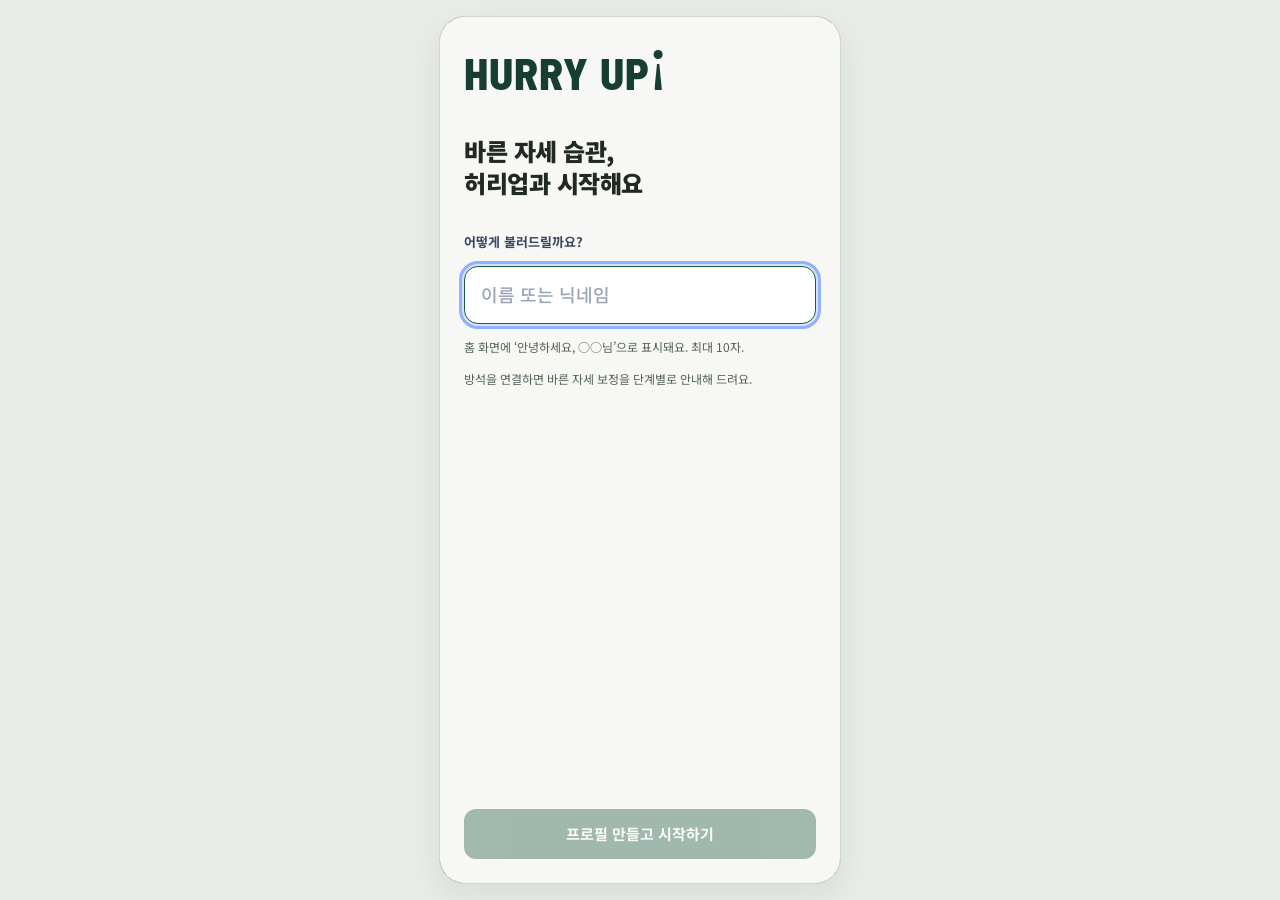
<file: app/hurryup-app-v4.html>
<!doctype html><html lang="ko"><head><meta charset=utf8><meta name=viewport content="width=device-width,initial-scale=1,viewport-fit=cover"><style>:root{color-scheme:light;box-sizing:border-box;padding-top:env(safe-area-inset-top,0px);padding-bottom:env(safe-area-inset-bottom,0px)}html{scroll-padding-top:env(safe-area-inset-top,0px)}body{margin:0;padding:0;font:14px -apple-system,BlinkMacSystemFont,sans-serif;background:#fff;color:#000}img{max-width:100%}[hidden]:not([hidden=until-found i]){display:none!important}</style>
<title>허리업 | 스마트 방석 공부 기록 v4</title>
<meta name="claude:viewport-fit-sides" content="cover">
<link rel="preconnect" href="https://fonts.googleapis.com">
<link rel="stylesheet" href="https://fonts.googleapis.com/css2?family=Barlow+Semi+Condensed:wght@700;800&family=Noto+Sans+KR:wght@400;500;700;900&display=swap">
<style>
/* Layout: left = the phone app exactly as users see it; right = demo/test console for the presenter and for tuning the posture rules. Single light look, matching the app design. */
:root{
  --bg:#eef1f7;          /* stage behind the phone */
  --app:#f6f8fc;         /* app background (very light grey-blue) */
  --card:#ffffff;
  --ink:#141c33;         /* primary text */
  --muted:#6b7590;
  --line:#e3e8f2;
  --blue:#1f5cf5;        /* brand action blue */
  --blue-deep:#0b2f8a;   /* wordmark navy */
  --blue-soft:#eaf0ff;
  --good:#17a36b; --good-soft:#e5f7ef;
  --warn:#e8432f; --warn-soft:#fdecea;
  --calm:#3d6fe8; --calm-soft:#eaf0fd;
  --shadow:0 6px 24px rgba(25,45,100,.08);
  --f-body:"Pretendard","Noto Sans KR","Apple SD Gothic Neo","Malgun Gothic",system-ui,sans-serif;
  --f-brand:"Barlow Semi Condensed","Arial Narrow","Noto Sans KR",sans-serif;
  color-scheme:light;
}
*{box-sizing:border-box}
/* Instagram-style scrollbar: native bars hidden everywhere; one slim overlay thumb (#sbThumb) shows only while scrolling */
*{scrollbar-width:none}
::-webkit-scrollbar{display:none;width:0;height:0}
.sbthumb{position:absolute;right:3px;top:0;width:3px;border-radius:2px;background:rgba(20,30,55,.34);opacity:0;pointer-events:none;z-index:60;transition:opacity .35s ease;will-change:transform}
.sbthumb.on{opacity:1;transition:opacity .12s ease}
html,body{background:var(--bg);color:var(--ink)}
body{font-family:var(--f-body);font-size:14px;line-height:1.5;padding-left:max(16px,env(safe-area-inset-left,0px));padding-right:max(16px,env(safe-area-inset-right,0px));padding-block:20px 32px}
button{font:inherit;color:inherit;cursor:pointer}
button:focus-visible,input:focus-visible,select:focus-visible,textarea:focus-visible{outline:2px solid var(--blue);outline-offset:2px}
.stage{display:flex;gap:28px;justify-content:center;align-items:flex-start;max-width:1180px;margin:0 auto}
@media (max-width:920px){.stage{flex-direction:column;align-items:center}}

/* ---------- phone ---------- */
.phone{width:min(410px,100%);height:820px;max-height:calc(100dvh - 40px);min-height:640px;background:var(--app);border-radius:34px;box-shadow:0 20px 60px rgba(20,40,90,.16),0 0 0 8px #fff;position:relative;overflow:hidden;display:flex;flex-direction:column;flex:none}
@media (max-width:460px){.phone{border-radius:24px;box-shadow:0 10px 30px rgba(20,40,90,.12)}}
.topbar{display:flex;align-items:center;justify-content:space-between;padding:18px 18px 8px;gap:10px}
.wordmark{font-family:var(--f-brand);font-weight:800;font-size:26px;letter-spacing:.02em;color:var(--blue-deep);line-height:1;display:inline-flex;align-items:baseline;white-space:nowrap}
/* inverted exclamation: dot sits a little above the cap height of P, stem tapers to the baseline */
.bang{display:inline-block;position:relative;width:.24em;height:.7em;margin-left:.07em}
.bang::before{content:"";position:absolute;left:50%;top:-.2em;width:.2em;height:.2em;border-radius:50%;background:currentColor;transform:translateX(-50%)}
.bang::after{content:"";position:absolute;left:50%;top:.1em;bottom:0;width:.17em;background:currentColor;transform:translateX(-50%);clip-path:polygon(35% 0,65% 0,100% 100%,0 100%);border-radius:0 0 .03em .03em}
.onboard{position:absolute;inset:0;z-index:40;background:linear-gradient(170deg,#fff 0%,#eef3ff 100%);display:flex;flex-direction:column;padding:44px 26px 28px;gap:14px;overflow-y:auto}
.onboard[hidden]{display:none!important}
.onboard .wordmark{font-size:44px}
.onboard h2{font-size:24px;font-weight:900;margin:26px 0 0;letter-spacing:-.02em;text-wrap:balance}
.onboard p{margin:0;color:var(--muted);font-size:14px}
.onboard label{font-size:13px;font-weight:700;color:#3a4560;margin-top:18px}
.onboard input{font:inherit;font-size:18px;font-weight:700;color:var(--ink);-webkit-text-fill-color:var(--ink);caret-color:var(--blue);opacity:1;border:1.5px solid var(--line);background:#fff;border-radius:14px;padding:14px 16px;width:100%}
.onboard input::placeholder{color:#9aa3b8;-webkit-text-fill-color:#9aa3b8;font-weight:500}
.onboard input:focus{border-color:var(--blue);outline:none;box-shadow:0 0 0 3px rgba(31,92,245,.15)}
.onboard .hint{font-size:12px;color:var(--muted)}
.onboard .cta{margin-top:auto}
.onboard .cta:disabled,.onboard .cta.off{opacity:.4;box-shadow:none}
.row .txt span.bigline{display:block;color:var(--ink);font-size:20px;font-weight:900;letter-spacing:-.01em;line-height:1.35}
.row .txt span.bigline em{font-style:normal;color:var(--blue)}
.row .txt span.labline{display:block;font-size:13px;color:#33405c}
.row .txt span.labline em{font-style:normal;color:var(--blue);font-weight:700}
.pill{display:inline-flex;align-items:center;gap:7px;padding:7px 12px;border-radius:999px;background:#fff;border:1px solid var(--line);font-size:12.5px;font-weight:500;white-space:nowrap}
.dot{width:8px;height:8px;border-radius:50%;background:#b9c1d3;flex:none}
.dot.on{background:#20c46b}.dot.demo{background:#8b6cf0}
.screen{flex:1;overflow-y:auto;padding:4px 18px 18px;display:flex;flex-direction:column;gap:12px}
/* home fits one view: no scrolling, the hero absorbs leftover height */
#scr-home{overflow:hidden;gap:10px;padding-bottom:12px}
#scr-home .hero{flex:1 1 auto;min-height:0;padding:14px}
#scr-home .row{padding:10px 14px}
#scr-home .row .ico{width:38px;height:38px}
#scr-home .cta{padding:14px;flex:none}
#scr-home .tiles,#scr-home .hello,#scr-home .row{flex:none}
.screen[hidden]{display:none!important}
h1.title{font-size:28px;font-weight:900;margin:2px 0 0;letter-spacing:-.02em}
.hello h2{font-size:21px;font-weight:700;margin:0;letter-spacing:-.01em}
.hello p{margin:2px 0 0;color:var(--muted);font-size:13px}
.card{background:var(--card);border-radius:20px;box-shadow:var(--shadow);border:1px solid #edf1f8}
.hero{padding:16px;display:grid;grid-template-columns:1fr 46%;gap:8px;align-items:center;background:linear-gradient(160deg,#fff 0%,#f1f5ff 100%);transition:background .3s}
.hero.bad{background:linear-gradient(160deg,#fff 0%,#fff1ef 100%)}
.hero.idle{background:linear-gradient(160deg,#fff 0%,#f3f4f7 100%)}
.hero .lab{display:flex;align-items:center;gap:6px;font-size:13px;font-weight:700;color:var(--blue)}
.hero.bad .lab{color:var(--warn)}.hero.idle .lab{color:var(--muted)}
.hero .state{font-size:34px;line-height:1.15;font-weight:900;margin:6px 0 4px;letter-spacing:-.03em;text-wrap:balance}
.hero.bad .state{font-size:25px}
.hero.idle .state{font-size:clamp(19px,5.6vw,25px);white-space:nowrap}
.hero .state{word-break:keep-all}
.hero .sub{color:var(--muted);font-size:12.5px;margin:0;word-break:keep-all;text-wrap:balance}
.hero .live{white-space:nowrap;display:inline-flex;align-items:center;gap:6px;margin-top:12px;background:#fff;border:1px solid var(--line);border-radius:999px;padding:5px 10px;font-size:11.5px;color:#43506d}
.live i{width:7px;height:7px;border-radius:50%;background:#20c46b;animation:blink 1.4s infinite}
@keyframes blink{50%{opacity:.25}}
.heatbox{position:relative}
.heatbox canvas{width:100%;height:auto;display:block}
.heatlegend{display:flex;align-items:center;gap:6px;font-size:10.5px;color:var(--muted);margin-top:4px}
.heatlegend span.bar{flex:1;height:6px;border-radius:4px;background:linear-gradient(90deg,#eaf0ff,#3f7dff,#2fd0d6,#62d877,#ffd24a,#ff4a3d)}
.orient{display:flex;justify-content:space-between;font-size:10.5px;line-height:1;color:#7d879e;margin-top:4px;padding:0 6% 0 5%}
.tiles{display:grid;grid-template-columns:repeat(4,1fr);gap:8px}
.tile{padding:12px 4px;text-align:center;display:grid;grid-template-rows:auto 34px auto;justify-items:center;align-content:start;gap:9px;min-width:0}
.tile .k{font-size:11px;letter-spacing:-.02em;color:#44506b;font-weight:500;white-space:nowrap}
.tile .ti{width:34px;height:34px;color:var(--blue);display:grid;place-items:center}
.tile .ti svg{width:34px;height:34px}
.tile .v{display:flex;align-items:baseline;justify-content:center;column-gap:3px;flex-wrap:wrap;white-space:nowrap}
#tSit{font-size:clamp(14px,4.2vw,18px);flex-wrap:nowrap;column-gap:1px;letter-spacing:-.04em}
#tSit small{font-size:10px;margin-right:2px}
.gtxt{font-size:11px;font-weight:700;color:var(--blue)}
.tile .ic{width:30px;height:30px;border-radius:50%;background:var(--blue-soft);display:grid;place-items:center;color:var(--blue)}
.tile .ic svg{width:17px;height:17px}
.tile .v{font-size:21px;font-weight:900;letter-spacing:-.03em;font-variant-numeric:tabular-nums;line-height:1.1}
.tile .v small{font-size:11px;font-weight:700;margin-left:1px}
.tile .v.blue{color:var(--blue)}
.grade{font-size:10.5px;font-weight:700;color:var(--good);background:var(--good-soft);border:1px solid #bfe9d5;border-radius:6px;padding:1px 6px}
.row{display:flex;align-items:center;gap:12px;padding:14px 16px}
.row .ico{width:44px;height:44px;border-radius:50%;background:var(--blue-soft);display:grid;place-items:center;color:var(--blue);flex:none}
.row .ico svg{width:22px;height:22px}
.row .txt{flex:1;min-width:0}
.row .txt b{display:block;font-size:15px}
.row .txt span{font-size:12px;color:var(--muted)}
.switch{position:relative;width:50px;height:30px;flex:none}
.switch input{position:absolute;opacity:0;inset:0;margin:0;cursor:pointer;z-index:1}
.switch i{position:absolute;inset:0;border-radius:999px;background:#cfd6e4;transition:.2s}
.switch i::after{content:"";position:absolute;width:24px;height:24px;top:3px;left:3px;border-radius:50%;background:#fff;box-shadow:0 1px 3px rgba(0,0,0,.2);transition:.2s}
.switch input:checked+i{background:var(--blue)}
.switch input:checked+i::after{left:23px}
.cta{display:flex;align-items:center;justify-content:center;gap:10px;width:100%;border:0;border-radius:16px;padding:16px;background:var(--blue);color:#fff;font-size:16px;font-weight:700;box-shadow:0 8px 20px rgba(31,92,245,.28)}
.cta svg{width:20px;height:20px}
.cta.red{background:var(--warn);box-shadow:0 8px 20px rgba(232,67,47,.28)}
.nav{display:grid;grid-template-columns:repeat(4,1fr);background:#fff;border-top:1px solid var(--line);padding:8px 6px calc(10px + env(safe-area-inset-bottom,0px))}
.nav button{background:none;border:0;display:flex;flex-direction:column;align-items:center;gap:2px;font-size:11.5px;color:#5c667e;padding:4px}
.nav button svg{width:24px;height:24px}
.nav button[aria-current="page"]{color:var(--blue);font-weight:700}

/* report */
.seg{display:grid;grid-template-columns:repeat(3,1fr);background:#fff;border:1px solid var(--line);border-radius:14px;padding:3px}
.seg button{border:0;background:none;border-radius:11px;padding:8px;font-size:13.5px;color:var(--muted)}
.seg button[aria-pressed="true"]{background:var(--blue);color:#fff;font-weight:700}
.scorebig{padding:16px}
.scorebig .k{font-size:14px;font-weight:700}
.scorebig .n{display:flex;align-items:baseline;gap:6px;margin:2px 0}
.scorebig .n strong{font-size:58px;line-height:1;font-weight:900;color:var(--blue);letter-spacing:-.04em;font-variant-numeric:tabular-nums}
.scorebig .n em{font-style:normal;font-size:20px;font-weight:900;color:var(--blue)}
.scorebig .n .grade{font-size:15px;padding:3px 10px;margin-left:8px;align-self:center}
.mini{display:grid;grid-template-columns:repeat(3,1fr);border-top:1px solid var(--line);margin-top:12px;padding-top:12px}
.mini div{display:flex;flex-direction:column;align-items:center;gap:1px;min-width:0}
.mini div+div{border-left:1px solid var(--line)}
.mini span{font-size:11.5px;color:var(--muted)}
.mini b{font-size:17px;font-weight:900;font-variant-numeric:tabular-nums;white-space:nowrap}
.two{display:grid;grid-template-columns:1fr 1fr;gap:10px}
@media (max-width:380px){.two{grid-template-columns:1fr}}
.pad{padding:14px}
.h3{font-size:14px;font-weight:700;margin:0 0 8px;display:flex;justify-content:space-between;align-items:center;gap:6px}
.rank{display:flex;flex-direction:column;gap:10px}
.rank li{display:grid;grid-template-columns:24px 1fr auto;gap:8px;align-items:center;list-style:none}
.rank .no{width:24px;height:24px;border-radius:50%;background:var(--blue-soft);color:var(--blue);font-weight:700;font-size:12px;display:grid;place-items:center}
.rank li:first-child .no{background:var(--blue);color:#fff}
.rank .nm{font-size:12.5px}
.rank .bar{height:5px;border-radius:4px;background:#e6ebf5;margin-top:4px;overflow:hidden}
.rank .bar i{display:block;height:100%;background:var(--blue);border-radius:4px}
.rank .pct{font-size:13px;font-weight:700;color:var(--blue);font-variant-numeric:tabular-nums}
.rank{margin:0;padding:0}
.chip{display:inline-flex;align-items:center;gap:4px;font-size:10.5px;font-weight:700;padding:2px 8px;border-radius:999px;background:#f1edff;color:#6a4fd8;white-space:nowrap}
.bars{display:flex;align-items:flex-end;gap:8px;height:130px;padding-top:6px}
.bars div{flex:1;display:flex;flex-direction:column;align-items:center;gap:4px;height:100%;justify-content:flex-end;min-width:0}
.bars i{display:block;width:100%;max-width:26px;border-radius:7px 7px 3px 3px;background:#c9d8ff}
.bars div.today i{background:var(--blue)}
.bars span{font-size:10.5px;color:var(--muted)}
.bars b{font-size:10.5px;font-variant-numeric:tabular-nums}
.insight{display:flex;gap:12px;align-items:flex-start;padding:14px 16px;background:linear-gradient(120deg,#fff,#f0f4ff)}
.insight .ico{width:38px;height:38px;border-radius:12px;background:var(--blue);display:grid;place-items:center;color:#fff;flex:none}
.insight .ico svg{width:20px;height:20px}
.insight b{font-size:14px}
.insight p{margin:2px 0 0;font-size:13px;color:#33405c}

/* challenge */
.subt{margin:2px 0 0;color:#4b556d;font-size:13.5px;display:flex;align-items:center;gap:6px;flex-wrap:wrap}
.streak{padding:20px 20px 18px;background:linear-gradient(140deg,#f6f9ff,#e9f0ff);border-color:#e1e9fb}
.streak strong{display:block;font-size:32px;font-weight:900;color:var(--blue);letter-spacing:-.03em;line-height:1.15}
.streak p{margin:8px 0 0;font-size:14px;color:#26314d;line-height:1.55}
.days{display:flex;justify-content:space-between;align-items:flex-end;padding:12px 12px 14px;position:relative}
.days div{display:flex;flex-direction:column;align-items:center;gap:6px;font-size:11px;color:#4b556d;position:relative;z-index:1;flex:1}
.days div+div::before{content:"";position:absolute;bottom:16px;right:calc(50% + 17px);width:calc(100% - 34px);height:2px;background:#d6e1fb}
.days i{width:34px;height:34px;border-radius:50%;display:grid;place-items:center;background:#e6eeff;color:var(--blue);box-shadow:inset 0 0 0 1px #d6e2ff}
.days svg{width:18px;height:18px}
.goal{display:flex;gap:14px;align-items:center;padding:16px}
.gico{width:62px;height:62px;border-radius:50%;background:#eef3ff;display:grid;place-items:center;flex:none}
.gico svg{width:46px;height:46px}
.gtx{flex:1;min-width:0}
.lab2{display:block;font-size:13.5px;color:#33405c}
.lab2 em{font-style:normal;color:var(--blue);font-weight:700;margin-left:4px}
.big2{display:block;font-size:20px;font-weight:700;color:var(--ink);letter-spacing:-.01em;line-height:1.3;margin-top:2px}
.big2 em{font-style:normal;color:var(--blue);font-weight:900;font-size:30px;margin-right:2px}
.hint2{display:block;font-size:11.5px;color:var(--muted);margin-top:6px}
.more{border:0;background:none;color:var(--blue);font-size:12.5px;font-weight:500;display:inline-flex;align-items:center;gap:2px;padding:0}
.more svg{width:14px;height:14px}
.nextb{padding:14px 16px}
.nrow{display:flex;align-items:center;gap:14px}
.nrow #nextBadge svg{width:62px;height:66px;display:block}
.ntx{flex:1;min-width:0}
.chev{width:20px;height:20px;color:#5c667e;flex:none}
.chips{display:flex;gap:6px;flex-wrap:wrap;width:100%;padding-left:34px}
.chips button{border:1px solid var(--line);background:#fff;color:var(--ink);border-radius:999px;padding:6px 12px;font-size:13px;font-weight:500}
.chips button[aria-checked="true"]{background:var(--blue);border-color:var(--blue);color:#fff;font-weight:700}
.chips button:disabled{opacity:.4}
.goalbar{height:10px;border-radius:6px;background:#e6ebf5;overflow:hidden;margin-top:10px}
.goalbar i{display:block;height:100%;background:var(--blue);border-radius:6px}
.badges{display:grid;grid-template-columns:repeat(3,1fr);gap:6px;text-align:center}
.badges div{display:flex;flex-direction:column;align-items:center;gap:4px;font-size:11.5px}
.badges svg{width:72px;height:76px}
.badges span{font-size:12.5px;color:#26314d}
.badges .lock{opacity:.4;filter:grayscale(1)}

/* settings */
.sec{font-size:13px;font-weight:700;color:#3a4560;margin:6px 2px -4px}
.list{padding:2px 0}
.li{display:flex;align-items:center;gap:12px;padding:12px 16px;min-height:52px}
.li+.li{border-top:1px solid #f0f3f8}
.li svg.lic{width:22px;height:22px;color:var(--blue);flex:none}
.li .t{flex:1;min-width:0;font-size:14px}
.li .t small{display:block;color:var(--muted);font-size:11.5px}
.li .val{font-size:13px;color:var(--blue);font-weight:500;white-space:nowrap}
.li input[type=range]{width:100%;accent-color:var(--blue)}
.li select,.li input[type=text]{border:1px solid var(--line);border-radius:10px;padding:6px 8px;background:#fff;font:inherit;font-size:13px;max-width:100%}
.btnline{display:flex;gap:8px;padding:4px 16px 14px;flex-wrap:wrap}
.btn{border:1px solid var(--blue);background:#fff;color:var(--blue);border-radius:12px;padding:9px 12px;font-size:13px;font-weight:700;flex:1;min-width:120px}
.btn.solid{background:var(--blue);color:#fff}
.btn.ghost{border-color:var(--line);color:#43506d}
.btn:disabled{opacity:.45;cursor:not-allowed}
.profile{display:flex;align-items:center;gap:14px;padding:14px 16px}
.avatar{width:52px;height:52px;border-radius:50%;background:var(--blue-soft);display:grid;place-items:center;flex:none}
.avatar svg{width:34px;height:34px}
.profile .pname{font-size:18px;font-weight:900}
.profile .edit{display:flex;gap:6px;margin-top:6px}
.profile .edit input{font:inherit;font-size:14px;border:1px solid var(--line);border-radius:10px;padding:6px 10px;width:9em}
.profile .edit button{border:1px solid var(--blue);background:#fff;color:var(--blue);border-radius:10px;padding:6px 10px;font-size:12.5px;font-weight:700}
.profile p{margin:2px 0 0;font-size:12px;color:var(--muted)}
.profile p b{color:var(--blue);font-size:18px}
.note{font-size:11.5px;color:var(--muted);padding:0 16px 12px;margin:0}

/* alert overlay inside the phone */
.alert{position:absolute;left:0;right:0;top:0;bottom:var(--navh,66px);z-index:20;display:flex;flex-direction:column;align-items:center;padding:18px 18px 14px;gap:10px;overflow:hidden;animation:rise .25s ease-out}
.alert[hidden]{display:none!important}
.alert.normal{background:radial-gradient(circle at 50% 40%,#ffd9d3 0%,#fff3f1 55%,#fff 100%)}
.alert.focus{background:radial-gradient(circle at 50% 40%,#dbe6ff 0%,#f2f6ff 60%,#fbfcff 100%)}
@keyframes rise{from{opacity:0;transform:translateY(12px)}}
.alert .mode{display:flex;align-items:center;gap:10px;font-weight:700;font-size:16px;line-height:1;border:1px solid rgba(255,255,255,.9);background:rgba(255,255,255,.75);border-radius:999px;padding:6px 8px 6px 12px;flex:none}
.alert .mode span#alertModeName{display:flex;align-items:center;min-height:26px}
.mswitch{position:relative;width:38px;height:22px;border-radius:999px;background:#d3d9e6;flex:none;transition:.2s}
.mswitch i{position:absolute;top:2px;left:2px;width:18px;height:18px;border-radius:50%;background:#fff;box-shadow:0 1px 2px rgba(0,0,0,.2);transition:.2s}
.alert.focus .mswitch{background:var(--calm)}.alert.focus .mswitch i{left:18px}
.alert .mode small{display:block;font-size:11.5px;font-weight:500}
.alert.normal .mode small{color:var(--warn)}.alert.focus .mode small{color:var(--calm)}
.alert .mode svg{width:26px;height:26px;flex:none}
.alert.normal .mode svg{color:var(--warn)}.alert.focus .mode svg{color:var(--calm)}
.alert .shout{font-size:42px;font-weight:900;letter-spacing:-.03em;line-height:1;margin-top:4px}
.alert.normal .shout{color:var(--warn)}.alert.focus .shout{color:var(--calm);font-size:36px}
.alert .lead{font-size:19px;font-weight:700;margin:0;text-align:center}
.alert .heatbox{width:220px;flex:none}
.alert .pulse{position:absolute;inset:-10px;border-radius:50%;pointer-events:none}
.alert .what{width:100%;padding:14px 16px;display:flex;gap:12px;align-items:center;background:rgba(255,255,255,.85)}
.alert .what .ico{width:46px;height:46px;border-radius:14px;display:grid;place-items:center;flex:none;color:#fff;overflow:hidden}
.alert .what .ico img{width:100%;height:100%;object-fit:contain}
.alert.normal .what .ico{background:var(--warn)}.alert.focus .what .ico{background:var(--calm)}
.alert .what svg{width:26px;height:26px}
.alert .what b{font-size:16px;display:block}
.alert .what span{font-size:12.5px;color:#4b556d}
.alert .chans{width:100%;display:grid;grid-template-columns:1fr 1fr;background:rgba(255,255,255,.85)}
.alert .chans div{display:flex;align-items:center;gap:10px;padding:12px 14px}
.alert .chans div+div{border-left:1px solid var(--line)}
.alert .chans .c{width:38px;height:38px;border-radius:50%;display:grid;place-items:center;color:#fff;flex:none}
.alert .chans .c svg{width:20px;height:20px}
.alert .chans b{font-size:13px;display:block}
.alert .chans em{font-style:normal;font-size:11px;font-weight:700;padding:1px 8px;border-radius:999px;color:#fff}
.alert .chans .off .c{background:#c8cfdd}.alert .chans .off em{background:#c8cfdd}
.alert.normal .chans .on .c,.alert.normal .chans .on em{background:var(--warn)}
.alert.focus .chans .on .c,.alert.focus .chans .on em{background:var(--calm)}
.alert .close{position:absolute;right:max(12px,env(safe-area-inset-right,0px));top:12px;width:36px;height:36px;border-radius:50%;border:0;background:rgba(255,255,255,.8);display:grid;place-items:center}
.alert .close svg{width:18px;height:18px}
.alert .cta{margin-top:auto}
.alert.focus .cta{background:var(--calm)}
.shake{animation:shake .35s linear 3}
@keyframes shake{25%{transform:translateX(-3px)}75%{transform:translateX(3px)}}
.toast{position:absolute;left:50%;bottom:84px;transform:translateX(-50%);background:#14213d;color:#fff;font-size:13px;padding:9px 14px;border-radius:12px;z-index:30;white-space:nowrap;box-shadow:var(--shadow)}
.toast[hidden]{display:none!important}

/* ---------- presenter console ---------- */
.console{flex:1;min-width:0;max-width:640px;width:100%;display:flex;flex-direction:column;gap:14px}
.console header h2{margin:0;font-size:20px;font-weight:900;letter-spacing:-.01em}
.console header p{margin:2px 0 0;color:var(--muted);font-size:13px;max-width:62ch}
.panel{background:#fff;border:1px solid var(--line);border-radius:16px;padding:14px 16px}
.panel h3{margin:0 0 10px;font-size:14px;font-weight:700;display:flex;align-items:center;justify-content:space-between;gap:8px}
.panel h3 small{font-weight:500;color:var(--muted);font-size:11.5px}
.srcseg{display:grid;grid-template-columns:1fr 1fr;gap:6px}
.srcseg button{border:1px solid var(--line);background:#f7f9fd;border-radius:12px;padding:10px;text-align:left}
.srcseg button b{display:block;font-size:13.5px}
.srcseg button span{font-size:11.5px;color:var(--muted)}
.srcseg button[aria-pressed="true"]{border-color:var(--blue);background:var(--blue-soft)}
.scen{display:grid;grid-template-columns:repeat(auto-fill,minmax(118px,1fr));gap:6px}
.scen button{border:1px solid var(--line);background:#fff;border-radius:10px;padding:8px 10px;font-size:13px;text-align:left}
.scen button[aria-pressed="true"]{background:var(--ink);color:#fff;border-color:var(--ink)}
.scen button:disabled{opacity:.4;cursor:not-allowed}
.inline{display:flex;align-items:center;gap:10px;flex-wrap:wrap;margin-top:10px;font-size:13px}
.metrics{display:grid;grid-template-columns:repeat(2,1fr);gap:8px}
@media (max-width:480px){.metrics{grid-template-columns:1fr}}
.metric{border:1px solid var(--line);border-radius:10px;padding:8px 10px;min-width:0}
.metric .mk{font-size:11.5px;color:var(--muted);display:flex;justify-content:space-between;gap:6px}
.metric .mv{font-size:16px;font-weight:700;font-variant-numeric:tabular-nums}
.gauge{position:relative;height:8px;border-radius:5px;background:#eef1f6;margin-top:6px}
.gauge .z{position:absolute;top:0;bottom:0;background:#dff3e9}
.gauge .n{position:absolute;top:-3px;width:3px;height:14px;border-radius:2px;background:var(--ink);transform:translateX(-1px)}
.statusline{display:flex;align-items:center;gap:10px;flex-wrap:wrap;margin-bottom:10px}
.tag{font-size:12px;font-weight:700;padding:3px 10px;border-radius:999px;background:var(--good-soft);color:var(--good)}
.tag.bad{background:var(--warn-soft);color:var(--warn)}.tag.idle{background:#f0f2f6;color:var(--muted)}
.hold{flex:1;min-width:140px;height:8px;border-radius:5px;background:#eef1f6;overflow:hidden}
.hold i{display:block;height:100%;width:0;background:var(--warn);transition:width .1s linear}
.sgrid{display:grid;grid-template-columns:repeat(6,1fr);gap:6px}
@media (max-width:480px){.sgrid{grid-template-columns:repeat(4,1fr)}}
.sgrid div{border-radius:9px;padding:6px 4px;text-align:center;font-size:11px;border:1px solid var(--line);min-width:0}
.sgrid b{display:block;font-size:14px;font-variant-numeric:tabular-nums}
.sgrid span{color:#4f5a74}
textarea{width:100%;min-height:250px;border:1px solid var(--line);border-radius:12px;padding:10px;font:12.5px/1.5 ui-monospace,SFMono-Regular,Menlo,Consolas,monospace;color:var(--ink);background:#fafbfe;resize:vertical}
.err{color:var(--warn);font-size:12px;margin:6px 0 0}
.ok{color:var(--good);font-size:12px;margin:6px 0 0}
.log{max-height:200px;overflow:auto;font:12px/1.55 ui-monospace,SFMono-Regular,Menlo,Consolas,monospace;background:#fafbfe;border:1px solid var(--line);border-radius:10px;padding:8px 10px}
.log div{white-space:pre-wrap;word-break:break-word}
.log time{color:#8b94a8;margin-right:6px}
.ilist{display:flex;flex-direction:column;gap:8px}
.irow{display:flex;align-items:center;gap:10px;flex-wrap:wrap}
.islot{width:40px;height:40px;border-radius:12px;background:var(--warn);display:grid;place-items:center;overflow:hidden;flex:none}
.islot img{width:100%;height:100%;object-fit:contain}
.iname{flex:1;min-width:90px;font-size:13px}
.irow .btn{flex:none;min-width:0;padding:7px 10px;font-size:12.5px}
.ifile{position:relative;overflow:hidden;cursor:pointer}
.ifile input{position:absolute;inset:0;opacity:0;cursor:pointer}
.small{font-size:12px;color:var(--muted);margin:8px 0 0}
@media (prefers-reduced-motion:reduce){*{animation:none!important;transition:none!important}}

/* ===== spacing & alignment pass (all screens) ===== */
body{word-break:keep-all;overflow-wrap:break-word}
p,.sub,.hint,.hint2,.note,.small,.insight p,.alert .what span,.li .t small{text-wrap:pretty}
h1,h2,.state,.lead,.title{line-height:1.25}
.hello{display:flex;flex-direction:column;gap:4px}.hello p{margin:0;line-height:1.4}
.hero .lab{line-height:1}.hero .lab svg{flex:none}
.hero .state{margin:8px 0 6px}
.hero .sub{line-height:1.45}
.hero .live{margin-top:14px}
.tile .k{line-height:1.2}
.tile .v{column-gap:0}.tile .v small{margin-left:2px;font-size:11px}
#tSit small{margin-left:1px;margin-right:3px}#tSit small:last-child{margin-right:0}
.row .txt{display:flex;flex-direction:column;gap:2px}.row .txt b{line-height:1.3}.row .txt span{line-height:1.4}
/* report */
.scorebig .n{align-items:baseline}.scorebig .n .grade{align-self:center;transform:translateY(-4px)}
#rMsg{line-height:1.45}
.mini{column-gap:0}.mini div{padding:0 6px;gap:3px}.mini span{line-height:1.2}.mini b{font-size:16px;line-height:1.25}
.two{grid-template-columns:repeat(2,minmax(0,1fr))}
.two .card{display:flex;flex-direction:column;min-width:0}
.two .h3{flex-wrap:nowrap;white-space:nowrap}
.two .h3 span:last-child{font-size:10.5px!important}
.two .heatbox{margin:auto 0}
.rank li{grid-template-columns:24px minmax(0,1fr);column-gap:8px;align-items:center}
.rank .rb{display:flex;flex-direction:column;gap:5px;min-width:0}
.rank .rt{display:flex;align-items:center;gap:8px}
.rank .rt .bar{flex:1}
.rank .nm{white-space:nowrap}
.rank .nm{font-size:12.5px;letter-spacing:-.02em;min-width:0}
.rank .bar{margin-top:0}
.rank .nm{display:block;line-height:1.3}
.rank .pct{flex:none;font-size:12.5px}
.insight{align-items:center}.insight div{display:flex;flex-direction:column;gap:3px}.insight p{margin:0;line-height:1.5}
.h3{line-height:1.3}
/* challenge */
.subt{line-height:1.4}
.streak p{line-height:1.6}
.days div{gap:8px}.days span{line-height:1}
.lab2{line-height:1.35}.big2{margin-top:4px;line-height:1.15}
.hint2{line-height:1.35}
.badges div{gap:6px}.badges span{line-height:1.3;font-size:12px;text-wrap:balance}
.more{line-height:1;align-self:center}.more svg{display:block}
.nrow .ntx{display:flex;flex-direction:column;gap:2px}
/* settings */
.li{align-items:center}
.li .t{display:flex;flex-direction:column;gap:2px;line-height:1.35}
.li .t small{line-height:1.4}
.li .val{align-self:center}
.btnline .btn{line-height:1.3;white-space:nowrap}
.note{line-height:1.5}
.chips{margin-top:2px}
.profile>div{display:flex;flex-direction:column;gap:2px}.profile p{line-height:1.3}
/* alert */
.alert{justify-content:space-between}.alert .cta{margin-top:0}
.alert .what{align-items:center}
.alert .what>span:last-child{display:flex;flex-direction:column;gap:3px;min-width:0}
.alert .what b{line-height:1.3}.alert .what span span{line-height:1.45}
.alert .chans div>span:last-child{display:flex;flex-direction:column;align-items:flex-start;gap:4px}
.alert .chans b{line-height:1.2}
.alert .lead{line-height:1.3}
.cta{line-height:1.2}
/* ===== 순공 모드 ===== */
[hidden]{display:none!important}
.li .t .tt{display:flex;align-items:center;gap:6px}
.soon{margin-left:0}
.nav{grid-template-columns:repeat(5,1fr)}
.navbang{height:24px;display:grid;place-items:center;font-size:30px;line-height:1}
.navbang .bang{margin:0;height:.72em;width:.26em}
.stoggles .li{padding:12px 16px}
.sic{width:22px;height:22px;display:grid;place-items:center;color:var(--blue);font-size:26px;flex:none}
.sic .bang{margin:0}
.soon{display:inline-block;font-size:10.5px;font-weight:700;color:#6a4fd8;background:#f1edff;border-radius:999px;padding:1px 7px;margin-left:4px;vertical-align:1px}
.timer{padding:20px 18px 18px;text-align:center;display:flex;flex-direction:column;align-items:center;gap:6px;background:linear-gradient(170deg,#fff 0%,#f1f5ff 100%)}
.tmeta{display:flex;gap:6px;flex-wrap:wrap;justify-content:center;align-items:center}
.tmeta>*{margin:0!important;display:inline-flex;align-items:center;height:24px;line-height:1;box-sizing:border-box}
.tmeta .chip{font-size:12px;font-weight:700;padding:0 10px}
.tmeta>[hidden]{display:none!important}
.stchip{font-size:12px;font-weight:700;padding:3px 10px;border-radius:999px;background:#f0f2f6;color:var(--muted)}
.stchip.run{background:var(--good-soft);color:var(--good)}
.stchip.warn{background:#fff4df;color:#8a4a00}
.stchip.err{background:var(--warn-soft);color:var(--warn)}
.stchip.pause{background:var(--blue-soft);color:var(--blue)}
.timer .ttl{font-size:14px;font-weight:700;color:#3a4560;margin-top:8px}
.clock{font-family:var(--f-brand);font-size:clamp(52px,16vw,68px);font-weight:800;letter-spacing:.02em;font-variant-numeric:tabular-nums;line-height:1;color:var(--ink)}
.clock.on{color:var(--blue)}
.tsub{font-size:12.5px;color:var(--muted);line-height:1.45;min-height:1.45em}
.tgoal{width:100%;margin-top:12px;text-align:left}
.tg-row{display:flex;justify-content:space-between;align-items:baseline;font-size:12.5px;color:#33405c;gap:8px}
.tg-row b{color:var(--ink)}
#stRate{font-weight:700;color:var(--blue);font-variant-numeric:tabular-nums}
.tgoal.done #stRate{color:var(--good)}.tgoal.done .goalbar i{background:var(--good)}
.stctl{display:flex;flex-direction:column;gap:10px}
.stop{width:100%;border:0;border-radius:16px;padding:16px;background:var(--ink);color:#fff;font-weight:800;font-size:17px;letter-spacing:.12em;display:flex;align-items:center;justify-content:center;gap:10px}
.stop svg{width:18px;height:18px}
.pausepick,.pauseinfo{padding:14px 16px;display:flex;flex-direction:column;gap:10px}
.pausepick p{margin:0;font-weight:700;font-size:14px}
.pchips{display:grid;grid-template-columns:repeat(auto-fit,minmax(70px,1fr));gap:8px}
.pchips button{border:1px solid var(--blue);background:#fff;color:var(--blue);border-radius:12px;padding:12px 6px;font-weight:700;font-size:15px}
.prow{display:flex;gap:8px}.prow .btn{min-width:0}
.pauseinfo{align-items:center;text-align:center}
.pauseinfo span{font-size:12.5px;color:var(--muted)}
.pauseinfo b{font-family:var(--f-brand);font-size:34px;font-weight:800;color:var(--blue);font-variant-numeric:tabular-nums;line-height:1}
.pauseinfo .prow{width:100%}
.stnote{margin:0;font-size:11.5px;color:var(--muted);text-align:center;line-height:1.45}
/* ---- pomodoro ---- */
.pmround{display:flex;gap:6px;justify-content:center;margin-top:2px}
.pmround i{width:9px;height:9px;border-radius:50%;background:#dfe5f1;transition:background .3s}
.pmround i.done{background:var(--blue)}
.pmround i.cur{background:#fff;box-shadow:inset 0 0 0 2.5px var(--blue)}
.pmround.brk i.done{background:var(--good)}
.pmbar{width:100%;height:6px;border-radius:4px;background:#e6ebf5;overflow:hidden;margin-top:4px}
.pmbar i{display:block;height:100%;background:var(--blue);border-radius:4px;transition:width .25s linear}
.pmbar.brk i{background:var(--good)}
.clock.brk{color:var(--good)}
.timer.swap{animation:pmswap .45s ease}
@keyframes pmswap{0%{transform:scale(.97);opacity:.55}100%{transform:none;opacity:1}}
.stchip.seat{background:#eef1f7;color:#3a4560}
.stchip.seat.ok{background:var(--good-soft);color:var(--good)}
.stchip.seat.bad{background:var(--warn-soft);color:var(--warn)}
.pmctl{display:flex;flex-direction:column;gap:10px}
.pmvib{margin:0;font-size:11.5px;line-height:1.45;text-align:center;color:var(--muted)}
.pmvib b{font-weight:700;color:#3a4560}
.pmvib .ok{color:var(--good);font-weight:700}.pmvib .fail{color:var(--warn);font-weight:700}
.pmcustom{display:flex;gap:8px;align-items:center;width:100%;padding-left:34px;margin-top:6px}
.pmcustom input{width:76px;border:1px solid var(--line);border-radius:10px;padding:7px 10px;font:inherit;font-size:14px;color:var(--ink);-webkit-text-fill-color:var(--ink);background:#fff}
.pmcustom span{font-size:13px;color:#33405c}
.pmcustom .btn{flex:none;min-width:0;padding:7px 14px}
.pmstats{display:grid;grid-template-columns:repeat(3,minmax(0,1fr));gap:8px;text-align:center}
.pmstats div{background:#f5f7fb;border-radius:12px;padding:10px 4px;display:flex;flex-direction:column;gap:2px;min-width:0}
.pmstats b{font-size:17px;font-weight:800;font-variant-numeric:tabular-nums;line-height:1.2}
.pmstats span{font-size:11px;color:var(--muted)}
.pmstats+.pmstats{margin-top:8px}

/* countdown: dims the current screen, no dialog */
.cdown{position:absolute;inset:0;z-index:35;background:rgba(12,22,48,.5);-webkit-backdrop-filter:blur(2px);backdrop-filter:blur(2px);display:flex;flex-direction:column;align-items:center;justify-content:center;gap:6px;color:#fff;pointer-events:none;animation:cdfade .3s ease-out}
.cdown[hidden]{display:none!important}
.cdown.out{animation:cdout .5s ease forwards}
.cdown.out .cd-num,.cdown.out .cd-txt,.cdown.out .cd-sub{transition:transform .5s ease,opacity .5s ease;transform:scale(.88);opacity:0}
.cdown.red{background:rgba(48,14,18,.5)}
.cdown.red .cd-num{color:#ff4a3d;text-shadow:0 6px 30px rgba(255,74,61,.35)}
.cd-sub{font-size:14px;font-weight:500;opacity:.9;min-height:1.4em;text-align:center}
.tsub.urgent{color:var(--warn);font-weight:700}
@keyframes cdfade{from{opacity:0}}@keyframes cdout{to{opacity:0}}
.cd-txt{font-size:24px;font-weight:900;letter-spacing:-.01em;text-shadow:0 2px 12px rgba(0,0,0,.25)}
.cd-num{font-family:var(--f-brand);font-size:140px;font-weight:800;line-height:1;min-height:140px;text-shadow:0 6px 30px rgba(0,0,0,.25)}
.cd-num.pop{animation:cdpop .38s cubic-bezier(.2,.9,.3,1.2)}
@keyframes cdpop{from{opacity:0;transform:scale(1.45)}to{opacity:1;transform:scale(1)}}
/* end report sheet */
.srep{position:absolute;left:0;right:0;bottom:var(--navh,66px);z-index:36;background:#fff;border-radius:24px 24px 0 0;box-shadow:0 -10px 40px rgba(20,40,90,.18);padding:18px 18px 16px;display:flex;flex-direction:column;gap:12px;max-height:calc(100% - var(--navh,66px) - 20px);overflow-y:auto;animation:rise .25s ease-out}
.srep[hidden]{display:none!important}
.srep h3{margin:0;font-size:19px;font-weight:900;display:flex;justify-content:space-between;align-items:center;gap:8px}
.sgrid2{display:grid;grid-template-columns:1fr 1fr;gap:8px}
.sgrid2 div{background:var(--app);border-radius:12px;padding:10px 12px;display:flex;flex-direction:column;gap:2px;min-width:0}
.sgrid2 span{font-size:11.5px;color:var(--muted)}
.sgrid2 b{font-size:18px;font-weight:900;font-variant-numeric:tabular-nums;line-height:1.25}
.sgrid2 .hl{background:var(--blue-soft)}.sgrid2 .hl b{color:var(--blue)}
.future{border:1px dashed #cfd6e4;border-radius:12px;padding:10px 12px}
.future b{font-size:12.5px}
.future li span{color:#b3bbcc}
.future ul{margin:6px 0 0;padding:0;list-style:none;display:grid;grid-template-columns:1fr 1fr;gap:4px 10px}
.future li{font-size:12px;color:var(--muted);display:flex;justify-content:space-between;gap:6px}
/* badge celebration */
.bcele{position:absolute;inset:0;z-index:45;background:rgba(246,248,252,.9);display:flex;flex-direction:column;align-items:center;justify-content:center;gap:10px;overflow:hidden;animation:cdfade .25s}
.bcele[hidden]{display:none!important}
.bcele svg{width:120px;height:128px;animation:bpop .7s cubic-bezier(.2,1.6,.4,1)}
@keyframes bpop{from{transform:scale(.2) rotate(-15deg);opacity:0}}
.bcele small{font-size:13px;color:var(--blue);font-weight:700;letter-spacing:.04em}
.bcele b{font-size:24px;font-weight:900}
.bcele p{margin:0;font-size:13px;color:var(--muted)}
.bcele i{position:absolute;top:-12px;width:8px;height:12px;border-radius:2px;animation:conf 1.8s linear forwards}
@keyframes conf{to{transform:translateY(900px) rotate(540deg)}}
/* challenge: posture / study switch */
.seg2{display:grid;grid-template-columns:1fr 1fr;background:#fff;border:1px solid var(--line);border-radius:14px;padding:3px}
.seg2 button{border:0;background:none;border-radius:11px;padding:8px;font-size:14px;color:var(--muted)}
.seg2 button[aria-pressed="true"]{background:var(--blue);color:#fff;font-weight:700}
.chwrap{display:flex;flex-direction:column;gap:12px}
.chwrap[hidden]{display:none!important}
.stc{padding:16px;display:flex;flex-direction:column;gap:8px}
.stc .h3{margin:0}
.stbig{font-size:28px;font-weight:900;letter-spacing:-.02em;line-height:1.15;font-variant-numeric:tabular-nums}
.stbig small{font-size:15px;font-weight:700;color:#3a4560;margin-left:2px}
.delta{font-size:12px;font-weight:700;color:var(--muted)}
.delta.up{color:var(--good)}.delta.down{color:var(--warn)}
.wbars{display:flex;align-items:flex-end;gap:6px;height:110px;margin-top:4px}
.wbars div{flex:1;display:flex;flex-direction:column;align-items:center;gap:4px;height:100%;justify-content:flex-end;min-width:0}
.wbars i{display:block;width:100%;max-width:24px;border-radius:6px 6px 3px 3px;background:#c9d8ff;min-height:3px}
.wbars div.today i{background:var(--blue)}
.wbars span{font-size:11px;color:var(--muted);line-height:1}
.wbars b{font-size:10px;font-weight:700;color:#3a4560;line-height:1;white-space:nowrap}
.calhead{display:flex;align-items:center;justify-content:space-between}
.calhead button{border:1px solid var(--line);background:#fff;border-radius:10px;width:32px;height:32px;display:grid;place-items:center}
.calhead button svg{width:16px;height:16px}
.calhead b{font-size:14px}
.cal{display:grid;grid-template-columns:repeat(7,1fr);gap:4px}
.cal .dow{font-size:10.5px;color:var(--muted);text-align:center;line-height:1.6}
.cal button{aspect-ratio:1;border:0;border-radius:8px;font-size:11px;font-weight:700;color:#3a4560;background:#f3f5f9;display:grid;place-items:center;padding:0;font-variant-numeric:tabular-nums;max-width:100%}
.cal button.none{background:transparent;color:#b3bbcc;font-weight:500;box-shadow:inset 0 0 0 1px #edf0f5}
.cal button.zero{background:#fff;box-shadow:inset 0 0 0 1.5px #a9bdf3;color:#3a4560}
.cal button.l1{background:#dbe6ff}.cal button.l2{background:#a9c2ff}.cal button.l3{background:#5d8cff;color:#fff}.cal button.l4{background:var(--blue);color:#fff}
.cal button.future{background:transparent;color:#d0d5df;font-weight:500}
.cal button.today{outline:2px solid var(--ink);outline-offset:-2px}
.cal button.sel{outline:2px solid var(--warn);outline-offset:-2px}
.cal .pad{background:none}
.calleg{display:flex;flex-wrap:wrap;gap:10px;font-size:10.5px;color:var(--muted);align-items:center}
.calleg span{display:inline-flex;align-items:center;gap:4px}
.calleg i{width:12px;height:12px;border-radius:3px;display:inline-block}
.calinfo{font-size:12.5px;color:#33405c;min-height:1.4em}
.gchips{display:flex;gap:6px;flex-wrap:wrap}
.gchips button{border:1px solid var(--line);background:#fff;color:var(--ink);border-radius:999px;padding:7px 14px;font-size:13.5px;font-weight:500}
.gchips button[aria-checked="true"]{background:var(--blue);border-color:var(--blue);color:#fff;font-weight:700}
.gcustom{display:flex;gap:8px;align-items:center;flex-wrap:wrap}
.gcustom input{width:80px;border:1px solid var(--line);border-radius:10px;padding:8px 10px;font:inherit;font-size:14px;color:var(--ink)}
.gcustom span{font-size:13px;color:#33405c}
.gcustom .btn{flex:none;min-width:0;padding:8px 14px}
.sbadges{display:grid;grid-template-columns:repeat(3,1fr);gap:10px 6px;text-align:center}
.sbadges div{display:flex;flex-direction:column;align-items:center;gap:4px;min-width:0}
.sbadges svg{width:64px;height:68px}
.sbadges .off svg{filter:grayscale(1);opacity:.35}
.sbadges b{font-size:12.5px;line-height:1.25}
.sbadges span{font-size:10.5px;color:var(--muted);line-height:1.3;text-wrap:balance}
.sbadges .on span{color:var(--good);font-weight:700}
.goaldone{font-size:12.5px;font-weight:700;color:var(--good)}
/* ---- team feedback panel ---- */
.fb{padding:18px 18px 14px;display:flex;flex-direction:column;gap:12px}
.fbhead{display:flex;align-items:baseline;justify-content:space-between;gap:10px}
.fbhead h2{margin:0;font-size:20px;font-weight:900;letter-spacing:-.01em}
.fbstat{font-size:12px;color:var(--muted);white-space:nowrap}
.fbintro{margin:0;font-size:13px;color:var(--muted);line-height:1.5}
#fbForm{display:flex;flex-direction:column;gap:10px;background:#f6f8fc;border-radius:14px;padding:12px}
.fbrow{display:flex;align-items:center;gap:10px;min-width:0}
.fblab{flex:none;width:30px;font-size:12px;font-weight:700;color:#3a4560}
.fbscreen{font-size:13px;font-weight:700;color:var(--blue);background:#e8efff;border-radius:999px;padding:4px 11px}
.fbchips{display:flex;gap:6px;flex-wrap:wrap}
.fbchips button{border:1px solid var(--line);background:#fff;color:var(--ink);border-radius:999px;padding:5px 11px;font-size:12.5px;font-weight:500;font-family:inherit;cursor:pointer}
.fbchips button[aria-checked="true"]{background:var(--blue);border-color:var(--blue);color:#fff;font-weight:700}
.fbchips.sm button{padding:4px 10px;font-size:12px}
#fbText{width:100%;box-sizing:border-box;border:1px solid var(--line);border-radius:12px;padding:10px 12px;font:inherit;font-size:14px;line-height:1.5;color:var(--ink);-webkit-text-fill-color:var(--ink);background:#fff;resize:vertical;min-height:72px}
#fbText:focus,#fbNick:focus,#fbFltScreen:focus{outline:2px solid #bcd0ff;outline-offset:1px}
.fbactions{display:flex;align-items:center;gap:8px}
#fbNick{width:104px;flex:none;border:1px solid var(--line);border-radius:10px;padding:8px 10px;font:inherit;font-size:13px;color:var(--ink);-webkit-text-fill-color:var(--ink);background:#fff}
.fbmsg{flex:1;min-width:0;font-size:12px;color:var(--muted);text-align:right}
.fbmsg.err{color:var(--warn)}
.fbactions .btn{flex:none;min-width:84px}
.fbactions .btn:disabled{opacity:.5}
.fbfilter{display:flex;align-items:center;justify-content:space-between;gap:8px;flex-wrap:wrap}
#fbFltScreen{border:1px solid var(--line);border-radius:10px;padding:6px 10px;font:inherit;font-size:12.5px;color:var(--ink);background:#fff}
.fblist{list-style:none;margin:0;padding:0;display:flex;flex-direction:column;gap:8px;max-height:560px;overflow:auto}
.fblist li{border:1px solid #edf1f8;border-radius:14px;padding:11px 12px;display:flex;flex-direction:column;gap:6px;background:#fff}
.fblist li.done{opacity:.6}
.fbtags{display:flex;gap:5px;flex-wrap:wrap;align-items:center}
.fbtag{font-size:11px;font-weight:700;border-radius:6px;padding:2px 7px;background:#eef1f7;color:#3a4560}
.fbtag.t-디자인{background:#efe7ff;color:#6a3fd1}.fbtag.t-기능{background:#e5efff;color:#1f5cf5}.fbtag.t-문구{background:#e6f6ee;color:#16804b}
.fbtag.t-오류{background:#ffe9e6;color:#c8321b}.fbtag.t-아이디어{background:#fff3dc;color:#a76a00}
.fbtext{margin:0;font-size:14px;line-height:1.55;color:var(--ink);white-space:pre-wrap;word-break:keep-all;overflow-wrap:anywhere}
.fbmeta{display:flex;align-items:center;gap:8px;font-size:11.5px;color:var(--muted)}
.fbmeta .who{font-weight:700;color:#3a4560}
.fbmeta select{margin-left:auto;border:1px solid var(--line);border-radius:8px;padding:3px 6px;font:inherit;font-size:11.5px;background:#fff;color:var(--ink)}
.fbmeta .st{margin-left:auto;font-weight:700}
.fbmeta .del{border:0;background:none;color:var(--muted);font:inherit;font-size:11.5px;text-decoration:underline;cursor:pointer;padding:2px}
.fbempty{font-size:13px;color:var(--muted);text-align:center;padding:18px 8px;list-style:none}
/* ---- connection lost / hourly chart / calibration wizard (merged onto live b34e) ---- */
.dot.lost{background:#f5a524}
.pill.lost{border-color:#f7d28a;background:#fff8e8;color:#8a4a00;font-weight:700}
.hours{padding:14px}
.hbars{display:grid;grid-template-columns:repeat(16,minmax(0,1fr));gap:3px;align-items:stretch;height:96px;margin-top:8px}
.hbars button{border:0;background:none;padding:0;display:flex;align-items:flex-end;min-width:0;border-radius:4px}
.hbars button i{display:block;width:100%;border-radius:4px 4px 2px 2px;background:#c9d8ff}
.hbars .l-good i{background:var(--blue)}.hbars .l-mid i{background:#8fb0ff}.hbars .l-bad i{background:var(--warn)}.hbars .none i{background:#e9edf5}
.hbars button.sel{outline:2px solid var(--ink);outline-offset:1px}
.haxis{display:grid;grid-template-columns:repeat(16,minmax(0,1fr));gap:3px;margin-top:5px}
.haxis span{font-size:10px;line-height:1;color:var(--muted);text-align:center;white-space:nowrap}
.hinfo{font-size:12.5px;line-height:1.5;color:#33405c;margin:10px 0 8px;min-height:2.9em;text-wrap:pretty}
.calwstep{background:var(--app);border-radius:14px;padding:14px 16px;display:flex;flex-direction:column;gap:4px}
.calwstep b{font-size:16px;line-height:1.3}
.calwstep p{margin:0;font-size:13px;color:#33405c;line-height:1.5;text-wrap:pretty}
.calw .pmround{margin:0}
/* ===== HURRY UP v2 — visual & usability refresh (no behavioral changes) ===== */
:root{--bg:#e9eef8;--app:#f7f9fd;--card:#fff;--ink:#17233d;--muted:#66738f;--line:#dfe6f2;--blue:#245be8;--blue-deep:#102e75;--blue-soft:#e9f0ff;--shadow:0 7px 24px rgba(25,49,100,.055)}
html{scroll-behavior:smooth}
body{background:radial-gradient(circle at 15% 5%,#f8faff 0%,transparent 43%),radial-gradient(circle at 95% 70%,#dce7fc 0%,transparent 42%),var(--bg);line-height:1.55}
.stage{gap:32px;max-width:1240px}
.phone{border:1px solid rgba(255,255,255,.85);box-shadow:0 26px 72px rgba(23,47,100,.18),0 0 0 7px rgba(255,255,255,.9)}
.topbar{padding:19px 19px 11px;background:rgba(255,255,255,.65);border-bottom:1px solid rgba(222,230,244,.7)}
.wordmark{letter-spacing:.025em}
.topbar .pill{max-width:54%;min-height:34px;font-weight:700;font-size:11.5px;overflow:hidden}
.topbar .pill span:last-child{overflow:hidden;text-overflow:ellipsis}
.screen{padding:12px 18px 22px;gap:14px}
.hello h2{font-size:22px;letter-spacing:-.025em}
.hello p{font-size:12.5px}
.card{border:1px solid #e9eef8;box-shadow:0 5px 18px rgba(24,48,97,.055);transition:box-shadow .18s ease,border-color .18s ease}
.hero{border:1px solid #dfe9ff;background:linear-gradient(155deg,#fff 0%,#edf3ff 100%);border-radius:22px}
.hero .state{letter-spacing:-.045em}
.tile{border-radius:17px;padding-top:13px;padding-bottom:12px}
.tile .k{font-size:11px}
.row{border-radius:18px}
.cta,.stop{transition:filter .15s ease,transform .15s ease,box-shadow .15s ease}
.cta:hover,.stop:hover{filter:brightness(1.045)}
.cta:active,.stop:active{transform:scale(.985)}
.nav{box-shadow:0 -5px 22px rgba(25,49,100,.035);border-top:1px solid #e4eaf5;padding:9px 6px calc(12px + env(safe-area-inset-bottom,0px))}
.nav button{position:relative;min-height:51px;border-radius:12px;gap:4px;transition:background .18s ease,color .18s ease;font-weight:600}
.nav button:hover{background:#f0f4fd}
.nav button[aria-current="page"]{background:#eaf0ff;color:#1649c9}
.nav button[aria-current="page"]::before{content:"";position:absolute;top:0;left:28%;right:28%;height:3px;border-radius:0 0 4px 4px;background:var(--blue)}
.nav button svg{width:22px;height:22px}
.panel{border:1px solid #e3eaf6;box-shadow:0 5px 20px rgba(24,48,97,.035);border-radius:18px}
.console header h2{font-size:22px}
.console header p{line-height:1.65}
.console .panel h3{font-size:14.5px}
.btn,.srcseg button,.scen button,.seg button,.seg2 button,.gchips button,.pchips button,.fbchips button{transition:background .15s ease,border-color .15s ease,transform .15s ease}
.btn:hover,.srcseg button:hover,.scen button:hover,.gchips button:hover,.pchips button:hover,.fbchips button:hover{border-color:#8daaf2;background:#f2f6ff}
.btn:active,.scen button:active{transform:scale(.985)}
input,select,textarea{accent-color:var(--blue)}
button:focus-visible,input:focus-visible,select:focus-visible,textarea:focus-visible{outline:3px solid #8fb1ff!important;outline-offset:2px!important}
.scorebig .n strong{letter-spacing:-.055em}
.onboard{background:linear-gradient(165deg,#fff 0%,#edf3ff 100%)}
.onboard h2{line-height:1.35}
.alert .what,.alert .chans{border:1px solid rgba(225,233,247,.8);border-radius:18px}
.log{font-size:11.5px}
@media(min-width:921px){.console{position:relative}.stage{padding-top:10px}}
@media(max-width:920px){body{padding:16px 12px 28px}.stage{gap:30px}.phone{max-height:none;height: min(820px,calc(100dvh - 34px));min-height:600px}.console{max-width:700px}}
@media(max-width:460px){body{padding:8px 5px 24px}.phone{width:100%;height:calc(100dvh - 16px);min-height:570px;border-radius:24px;box-shadow:0 8px 28px rgba(20,40,90,.14)}.topbar{padding:14px 14px 9px}.wordmark{font-size:23px}.screen{padding:10px 13px 15px}.nav button{font-size:10.5px}.nav button svg{width:21px;height:21px}.tile{padding-left:2px;padding-right:2px}.hero{padding:12px!important}.console{padding:0 7px}.panel{padding:13px}}
@media(prefers-reduced-motion:reduce){html{scroll-behavior:auto}.card,.cta,.stop,.nav button,.btn{transition:none!important}}


/* v3: pressure insights + device battery */
.device-battery{display:inline-flex;align-items:center;gap:5px;font-size:11px;font-weight:700;color:#53617d;background:#f1f4fa;border:1px solid #dfe6f1;border-radius:999px;padding:7px 9px;white-space:nowrap}
.device-battery svg{width:17px;height:13px}.device-battery.low{color:#c14434;background:#fff0ed}.device-battery[title]{cursor:help}
.topbar{gap:6px}.topbar .wordmark{margin-right:auto}.topbar .pill{padding:7px 9px;font-size:11px}
.pressure-overlay{position:absolute;left:5px;right:5px;bottom:16px;background:rgba(255,255,255,.94);border:1px solid #dfe8f5;border-radius:10px;padding:6px 8px;box-shadow:0 2px 8px rgba(15,35,80,.08)}
.pressure-overlay .pressure-row{display:flex;align-items:center;justify-content:space-between;gap:4px;font-size:10px;color:#45536d}.pressure-overlay b{color:#173c8e;font-size:12px}
.pressure-track{height:5px;background:#e8edf6;border-radius:8px;overflow:hidden;margin-top:4px}.pressure-track i{display:block;height:100%;width:0%;background:linear-gradient(90deg,#6d9cff,#25c7b8,#ffbc42,#ef5c48);transition:width .2s}
.pressure-detail{padding:14px 16px}.pressure-detail .hint{color:#64718c;font-size:11.5px;margin:5px 0 0}.pressure-stats{display:grid;grid-template-columns:repeat(3,minmax(0,1fr));gap:7px;margin-top:10px}.pressure-stat{background:#f4f7fd;border-radius:11px;padding:9px 6px;text-align:center}.pressure-stat span{display:block;color:#63708a;font-size:11px}.pressure-stat strong{display:block;color:#183e91;font-size:18px;font-variant-numeric:tabular-nums}.pressure-key{display:flex;align-items:center;gap:7px;font-size:11px;color:#62708b;margin-top:10px}.pressure-key i{display:block;height:7px;flex:1;border-radius:8px;background:linear-gradient(90deg,#eaf0ff,#3f7dff,#2fd0d6,#62d877,#ffd24a,#ff4a3d)}
@media(max-width:460px){.topbar .wordmark{font-size:20px}.topbar .pill{font-size:10px;padding:6px}.device-battery{padding:6px;font-size:10px}.pressure-overlay{bottom:13px}}
/* Single-page views sized for handheld use. */
:root{
  --bg:#e9ece9;--app:#f7f8f5;--ink:#202923;--muted:#536158;
  --line:#dce3dc;--blue:#215a43;--blue-deep:#173f31;--blue-soft:#e5efe8;
  --shadow:none;
  padding:0;
}
html{min-height:100%;background:var(--bg)}
body{margin:0;padding:0;background:var(--bg);line-height:1.55}
.stage{display:flex;max-width:none;padding:0;gap:0}
.phone{
  width:min(100%,402px);height:min(874px,calc(100vh - 32px));height:min(874px,calc(100dvh - 32px));
  min-height:0;max-height:none;margin:16px 0;border:1px solid #d2d9d2;border-radius:26px;
  background:var(--app);box-shadow:0 12px 36px #182c1f14;
}
.topbar{flex:none;padding:max(12px,env(safe-area-inset-top)) 22px 6px;justify-content:flex-start;gap:8px;background:var(--app)}
.topbar .wordmark{font-size:25px;letter-spacing:.015em}
.topbar .pill{margin-left:auto;min-height:44px;font-size:12px;padding:0 10px;background:transparent;border-color:transparent;border-radius:10px}
.device-battery{margin-left:auto;background:transparent;border:0;min-width:0;padding:0;font-size:11px}
.device-battery + .pill{margin-left:0}
.device-battery[hidden] + .pill{margin-left:auto}
.dot.on{background:#287553}.dot.demo{background:#68756c}
.screen,#scr-home{
  flex:1;min-height:0;min-width:0;overflow:auto;overscroll-behavior:contain;
  padding:20px 22px 24px;gap:16px;scrollbar-width:none;
}
.screen > *{flex-shrink:0}
h1.title{font-size:30px;line-height:1.22;letter-spacing:-.035em;font-weight:800;margin:0}
.hello p,.subt{color:var(--muted);font-size:14px;margin:6px 0 0}
.card,.stc,.timer,.list,.goal,.srep,.pausepick,.pauseinfo{background:#fff;box-shadow:none;border-color:var(--line);border-radius:15px}
.home-study{display:grid;gap:8px;padding:22px 18px;background:#e9f1e8;border-color:#dae6da}
.home-study p{margin:0;color:#375746;font-size:14px}
.home-study strong{font-size:clamp(44px,13vw,56px);font-variant-numeric:tabular-nums;line-height:1.12;font-weight:700;letter-spacing:-.035em}
#homeStudyState{margin-top:4px}
.home-links{display:grid;margin-top:2px;border-top:1px solid var(--line)}
.home-links button{
  display:grid;grid-template-columns:1fr auto;align-items:center;gap:12px;min-height:54px;
  padding:10px 2px;border:0;border-bottom:1px solid var(--line);background:none;text-align:left;font-weight:650;font-size:15px;
}
.home-links svg{width:17px;height:17px;color:var(--muted)}
.home-primary{margin-top:auto;padding-top:8px}
#scr-home .cta,.cta{min-height:50px;background:var(--blue);border-radius:12px;box-shadow:none;font-size:15px}
.cta.red{background:#a83631}
.btn.solid,.stop{background:var(--blue);box-shadow:none}
button:active,.nav a:active{opacity:.76}
.nav{
  flex:none;display:grid;grid-template-columns:repeat(5,minmax(0,1fr));padding:5px 7px max(6px,env(safe-area-inset-bottom));
  background:#fff;box-shadow:none;border-top:1px solid var(--line);
}
.nav a{
  min-height:49px;display:grid;gap:3px;align-content:center;justify-items:center;
  border-radius:9px;text-decoration:none;color:#526158;font-weight:550;font-size:11px;
}
.nav a svg{width:22px;height:22px}
.nav a[aria-current=page]{color:var(--blue-deep);font-weight:800}
.nav a[aria-current=page] svg{background:#e4efe7;box-shadow:0 0 0 3px #e4efe7;border-radius:5px}
.nav a:focus-visible{outline:2px solid var(--blue);outline-offset:-2px}
#scr-study .timer{padding:17px 16px}
#scr-study .clock{font-family:var(--f-body);font-size:clamp(40px,11vw,50px);letter-spacing:-.04em;font-variant-numeric:tabular-nums}
#scr-study .stctl:has(> [hidden]):not(:has(> :not([hidden]))){display:none}
.seg button,.seg2 button,.btn,.more,.home-links button,.calhead button{min-height:44px}
.switch{min-height:44px;display:flex;align-items:center}
.switch i{inset:7px 0}
.switch input:focus-visible+i{outline:2px solid var(--blue);outline-offset:2px}
.list .li{min-height:56px}
.seg button[aria-pressed=true],.seg2 button[aria-pressed=true]{color:#fff}
#srepFuture p{margin:6px 0 0}
.onboard{background:var(--app);padding:calc(34px + env(safe-area-inset-top)) 24px calc(24px + env(safe-area-inset-bottom))}
.srep{max-height:calc(100% - 32px - env(safe-area-inset-top));overflow:auto}
.console{width:min(100% - 32px,620px);margin:16px 0}
.console-toggle{align-self:flex-start;background:transparent;border:0;min-height:44px;color:var(--muted);padding:0;text-decoration:underline;text-underline-offset:3px}
body.demo-tools .stage{gap:24px}
@media(max-width:480px){
  html,body{background:var(--app)}
  .phone{width:100%;height:100vh;height:100dvh;margin:0;border:0;border-radius:0;box-shadow:none}
  .topbar{padding-left:max(18px,env(safe-area-inset-left));padding-right:max(18px,env(safe-area-inset-right))}
  .screen,#scr-home{padding-left:max(18px,env(safe-area-inset-left));padding-right:max(18px,env(safe-area-inset-right))}
  .stage{flex-direction:column;align-items:center}
}
@media(max-width:360px){
  .screen,#scr-home{padding-left:14px;padding-right:14px}
  .topbar{padding-left:14px;padding-right:14px}
  .nav{padding-inline:4px}
}
/* The menu stays behind a narrow slice of the current page. */
.phone{--navh:0px;--drawer-width:79%;isolation:isolate;background:#18352c}
.app-pane{position:relative;z-index:2;display:flex;flex-direction:column;width:100%;height:100%;min-height:0;overflow:hidden;background:var(--app);transition:transform .24s cubic-bezier(.2,.75,.25,1)}
.phone.menu-open .app-pane{transform:translateX(var(--drawer-width));box-shadow:-7px 0 22px #11271d30}
.menu-toggle,.menu-close{
  width:44px;height:44px;flex:none;display:grid;place-items:center;border:0;background:none;border-radius:8px;
}
.menu-toggle{margin-left:-10px;color:var(--blue-deep)}
.menu-toggle svg,.menu-close svg{width:22px;height:22px}
.nav{
  position:absolute;inset:0 auto 0 0;width:var(--drawer-width);z-index:1;
  display:flex;flex-direction:column;gap:5px;overflow:auto;
  padding:calc(14px + env(safe-area-inset-top)) 14px calc(18px + env(safe-area-inset-bottom));
  background:#18352c;color:#fcf8ed;border:0;
}
.menu-head{display:flex;align-items:center;justify-content:space-between;margin:0 0 12px;padding:0 4px 9px;border-bottom:1px solid #ffffff29}
.menu-head .wordmark{color:#fcf8ed;font-size:25px}
.menu-close{color:#fcf8ed;margin-right:-6px}
.nav a{min-height:52px;display:flex;justify-content:flex-start;align-items:center;gap:13px;padding:8px 12px;color:#f5f2e6;font-size:15px;font-weight:600}
.nav a svg{flex:none;width:22px;height:22px;color:#c4d4c8}
.nav a[aria-current=page]{background:#e3eddb;color:#1e3a2e}
.nav a[aria-current=page] svg{color:inherit;background:none;box-shadow:none}
.nav a:focus-visible,.menu-close:focus-visible{outline-color:#f6d697}
.nav a[data-go=prefs]{margin-top:8px;border-top:1px solid #ffffff23}
.menu-peek{position:absolute;inset:0 0 0 var(--drawer-width);z-index:3;width:calc(100% - var(--drawer-width));border:0;background:#172f2820}
.otter{display:block;object-fit:contain;width:100%;height:100%;pointer-events:none}
.home-study{grid-template-columns:minmax(0,1fr) auto;align-items:center;gap:7px;padding:18px 14px 18px 18px;background:#edf2e4}
.home-study strong{display:block;margin:5px 0;font-size:clamp(31px,9.8vw,46px)}
.home-study .otter{width:clamp(90px,32vw,140px);height:118px}
.study-otter{height:clamp(86px,15dvh,127px);margin:0 auto 9px}
.srep{border-radius:20px 20px 0 0;box-shadow:0 -8px 30px #172c2526;padding-bottom:max(16px,env(safe-area-inset-bottom))}
.srep-otter{display:flex;align-items:center;gap:12px;padding:5px 12px;margin:8px 0;background:#edf2e4;border-radius:12px}
.srep-otter .otter{width:82px;height:64px;flex:none}
.srep-otter p{margin:0;color:#264534;font-weight:650;font-size:13px}
@media(max-height:660px){.study-otter{height:72px}.home-study .otter{height:88px}}
/* Both drawings share a floor line so the change reads as a sit or a stand. */
.otter-pose{position:relative;display:block;overflow:hidden}
.otter-pose .otter{position:absolute;inset:0;object-position:center bottom;opacity:0;transform-origin:50% 92%;transition:opacity 170ms ease,transform 280ms cubic-bezier(.24,.72,.32,1)}
.otter-pose .otter-standing{opacity:1}
.otter-pose .otter-seated{transform:translateY(7%) scale(.96)}
.phone[data-otter=seated] .otter-standing{opacity:0;transform:translateY(10%) scale(.95)}
.phone[data-otter=seated] .otter-seated{opacity:1;transform:none}
.home-study .otter-pose{width:clamp(90px,32vw,140px);height:118px}
.home-study .otter-pose .otter{width:100%;height:100%}
.study-otter{width:min(185px,100%)}
.demo-seat{display:flex;align-items:center;flex-wrap:wrap;gap:8px;color:var(--muted);font-size:13px}
.demo-seat .btn[aria-pressed=true]{background:var(--blue-soft);border-color:var(--blue);color:var(--blue-deep)}
@media(max-height:660px){.home-study .otter-pose{height:88px}}
.study-times summary{min-height:50px;padding:13px 16px;cursor:pointer;font-weight:700}
.study-time-form{display:grid;grid-template-columns:minmax(0,1fr) 100px;align-items:center;gap:9px;padding:0 16px 16px}
.study-time-form button{grid-column:1/-1;margin-top:4px}
.pause-time-form{display:grid;grid-template-columns:minmax(0,1fr) 70px auto;align-items:center;gap:8px}
.study-time-form input,.study-time-form select,.pause-time-form input{width:100%;min-height:44px;padding:6px 8px;border:1px solid var(--line);border-radius:8px;background:#fff;color:var(--ink);font:inherit;font-size:16px}
</style>

</head><body>
<div class="stage">
  <!-- ===================== PHONE APP ===================== -->
  <div class="phone" id="phone">
    <div class="app-pane" id="appPane">
    <div class="topbar">
      <button class="menu-toggle" id="menuToggle" type="button" aria-label="메뉴 열기" aria-controls="appMenu" aria-expanded="false">
        <svg viewBox="0 0 24 24" fill="none" stroke="currentColor" stroke-width="1.8" stroke-linecap="round" aria-hidden="true"><path d="M4 6h16M4 12h12M4 18h16"/></svg>
      </button>
      <span class="wordmark" aria-label="HURRY UP">HURRY UP<span class="bang" aria-hidden="true"></span></span>
      <span class="device-battery" id="batteryBadge" title="방석에서 배터리 정보를 받으면 표시합니다. 데모에서는 표시하지 않습니다."><svg viewBox="0 0 24 16" aria-hidden="true"><rect x="1" y="2" width="19" height="12" rx="2.5" fill="none" stroke="currentColor" stroke-width="2"/><path d="M22 6v4" stroke="currentColor" stroke-width="2.5" stroke-linecap="round"/></svg><span id="batteryText">—</span></span>
      <button class="pill" id="connPill" type="button"><span class="dot" id="connDot"></span><span id="connText">방석 연결 안 됨</span></button>
    </div>

    <!-- HOME -->
    <section class="screen" id="scr-home" aria-labelledby="helloName">
      <header class="hello">
        <h1 class="title" id="helloName">공부할 시간이에요</h1>
        <p>방석에 앉으면 공부 시간을 기록해요.</p>
      </header>
      <div class="card home-study">
        <div>
          <p id="homeStudyLabel">오늘 순공</p>
        <strong id="homeStudyTime">00:00:00</strong>
        <p id="homeStudyState" role="status">데모 · 가상 방석</p>
        </div>
        <span class="otter-pose" aria-hidden="true"><img class="otter otter-standing" src="hurryup-otter-standing.webp" alt=""><img class="otter otter-seated" src="hurryup-otter.webp" alt=""></span>
      </div>
      <div class="home-links">
        <button type="button" id="homePomo">뽀모도로<svg viewBox="0 0 24 24" fill="none" stroke="currentColor" stroke-width="1.8" aria-hidden="true"><path d="m9 6 6 6-6 6"/></svg></button>
        <button type="button" data-go="report">오늘 자세 기록<svg viewBox="0 0 24 24" fill="none" stroke="currentColor" stroke-width="1.8" aria-hidden="true"><path d="m9 6 6 6-6 6"/></svg></button>
      </div>
      <div class="home-primary">
        <button class="cta" type="button" id="homeStudyAction">공부 기록 시작</button>
      </div>
    </section>

    <!-- REPORT -->
    <section class="screen" id="scr-report" aria-label="리포트" hidden>
      <h1 class="title">자세 기록</h1>
      <div class="seg" role="group" aria-label="기간"><button type="button" data-period="day" aria-pressed="true">오늘</button><button type="button" data-period="week" aria-pressed="false">주간</button><button type="button" data-period="month" aria-pressed="false">월간</button></div>
      <div class="card scorebig">
        <div class="h3"><span>오늘 자세점수</span><span class="chip" id="seedChip">예시 기록 포함</span></div>
        <div class="n"><strong id="rScore">87</strong><em>점</em><span class="grade" id="rGrade">A등급</span></div>
        <div style="font-size:13px;color:#33405c" id="rMsg">좋은 자세를 유지하고 있어요!</div>
        <div class="mini"><div><span>착석</span><b id="rSit">3시간 18분</b></div><div><span>교정</span><b id="rFix">14회</b></div><div><span>균형</span><b id="rBal">93%</b></div></div>
      </div>
      <div class="card pressure-detail" aria-label="실시간 압력 분석">
        <div class="h3"><span>실시간 압력 분포</span><span class="chip" id="pressureSource">데모</span></div>
        <div class="pressure-stats"><div class="pressure-stat"><span>평균 상대 압력</span><strong id="pressureAvg">—</strong></div><div class="pressure-stat"><span>최대 센서값</span><strong id="pressurePeak">—</strong></div><div class="pressure-stat"><span>좌우 균형</span><strong id="pressureBalance">—</strong></div></div>
        <div class="pressure-key"><span>낮음</span><i></i><span>높음</span></div>
        <p class="hint">센서 12개의 상대값을 시각화합니다. 실제 체중·압력(kPa)이나 의학적 위험도를 측정하는 수치는 아닙니다. 개인 보정 전후 값은 직접 비교하지 마세요.</p>
      </div>
      <div class="card pad" id="periodCard" hidden>
        <div class="h3"><span id="periodTitle">최근 7일 자세점수</span><span class="chip">예시 + 오늘</span></div>
        <div class="bars" id="bars"></div>
      </div>
      <div class="card hours" id="hoursCard">
        <div class="h3"><span>시간대별 자세</span><span class="chip" id="hoursChip">예시 포함</span></div>
        <div class="hbars" id="hbars"></div>
        <div class="haxis" id="haxis" aria-hidden="true"></div>
        <div class="hinfo" id="hinfo" aria-live="polite"></div>
        <div class="calleg"><span><i style="background:var(--blue)"></i>85점 이상</span><span><i style="background:#8fb0ff"></i>70~84점</span><span><i style="background:var(--warn)"></i>70점 미만</span><span>막대 높이 = 앉은 시간 (시)</span></div>
      </div>
      <div class="two">
        <div class="card pad"><div class="h3"><span>압력 분포</span><span style="font-size:11px;color:var(--muted);font-weight:500">오늘 평균</span></div>
          <div class="heatbox"><canvas id="heatReport" width="300" height="272" aria-label="오늘 평균 압력 분포"></canvas></div>
          <div class="heatlegend"><span>낮음</span><span class="bar"></span><span>높음</span></div></div>
        <div class="card pad"><div class="h3">가장 많이 나온 자세</div><ol class="rank" id="rank"></ol></div>
      </div>
      <div class="card insight"><span class="ico"><svg viewBox="0 0 24 24" fill="currentColor"><path d="M12 2l2.2 6.3L20.5 10l-6.3 2.2L12 18.5l-2.2-6.3L3.5 10l6.3-1.7zM19 15l1 2.6 2.5 1-2.5 1L19 22l-1-2.4-2.5-1 2.5-1z"/></svg></span><div><b>한 줄 분석</b><p id="insight">오늘은 오른쪽으로 기대는 자세가 가장 많았어요.</p></div></div>
      <div class="card pad"><div class="h3"><span>오늘의 집중</span><span style="font-size:11px;color:var(--muted);font-weight:500">순공 · 뽀모도로</span></div>
        <div class="pmstats"><div><b id="rfStudy">0분</b><span>전체 순공</span></div><div><b id="rfPomo">0분</b><span>뽀모도로 집중</span></div><div><b id="rfDone">0회</b><span>완료한 집중</span></div></div></div>
      <button class="btn ghost" type="button" id="resetToday" style="flex:none">오늘 기록 초기화 (예시 기록 지우기)</button>
    </section>

    <!-- CHALLENGE -->
    <!-- STUDY (순공 모드) -->
    <section class="screen" id="scr-study" aria-label="순공 모드" hidden>
      <h1 class="title">순공</h1>
      <div class="card timer">
        <div class="study-otter otter-pose" aria-hidden="true"><img class="otter otter-standing" src="hurryup-otter-standing.webp" alt=""><img class="otter otter-seated" src="hurryup-otter.webp" alt=""></div>
        <div class="tmeta"><span class="stchip" id="stState">꺼짐</span><span class="stchip seat" id="stSeat">미착석</span><span class="chip" id="stSrc">가상 착석</span></div>
        <div class="ttl" id="stTtl">순공 시간</div>
        <div class="pmround" id="pmRound" hidden></div>
        <div class="clock" id="stClock" role="timer" aria-live="off">00:00:00</div>
        <div class="pmbar" id="pmBar" hidden><i style="width:0%"></i></div>
        <div class="tsub" id="stSub">순공 모드를 켜면 측정을 시작해요</div>
        <div class="tgoal" id="stGoalBox"><div class="tg-row"><span>오늘 <b id="stToday">0분</b> / 목표 <b id="stGoal">2시간</b></span><span id="stRate">0%</span></div><div class="goalbar"><i id="stRateBar" style="width:0%"></i></div></div>
      </div>
      <div class="stctl">
        <button class="stop" type="button" id="stStop" hidden><svg viewBox="0 0 24 24" fill="currentColor"><rect x="6" y="5" width="4" height="14" rx="1"/><rect x="14" y="5" width="4" height="14" rx="1"/></svg>일시정지</button>
        <div class="card pausepick" id="stPick" hidden><p>얼마나 쉴까요?</p><div class="pchips" id="stPickChips"></div>
          <form class="pause-time-form" id="pauseTimeForm"><label for="pauseMinutes">직접 입력</label><input id="pauseMinutes" type="number" inputmode="numeric" min="1" max="120" required placeholder="분"><button class="btn" type="submit">쉬기</button></form><div class="prow"><button class="btn ghost" type="button" id="stPickCancel">계속 공부</button><button class="btn" type="button" id="stEnd">공부 종료</button></div></div>
        <div class="card pauseinfo" id="stPauseInfo" hidden><span>휴식 남은 시간 · 순공 시간에서 빠져요</span><b id="stPauseLeft">00:00</b><div class="prow"><button class="btn solid" type="button" id="stResume">바로 재개</button><button class="btn" type="button" id="stEnd2">공부 종료</button></div></div>
        <button class="btn" type="button" id="stEnd3" hidden>공부 종료</button>
        <div class="pmctl" id="pmCtl" hidden>
          <button class="stop" type="button" id="pmPause"><svg viewBox="0 0 24 24" fill="currentColor"><rect x="6" y="5" width="4" height="14" rx="1"/><rect x="14" y="5" width="4" height="14" rx="1"/></svg>일시정지</button>
          <div class="prow"><button class="btn solid" type="button" id="pmResume" hidden>집중 재개</button><button class="btn" type="button" id="pmEndBtn">뽀모도로 종료</button></div>
        </div>
      </div>
      <div class="card list stoggles">
        <div class="li"><span class="sic" aria-hidden="true"><span class="bang"></span></span><span class="t">순공 모드<small id="stOnTxt">켜면 방석에 앉는 순간 공부를 시작해요</small></span><label class="switch"><input type="checkbox" id="stOn" aria-label="순공 모드"><i></i></label></div>
        <div class="li"><svg class="lic" viewBox="0 0 24 24" fill="none" stroke="currentColor" stroke-width="2" stroke-linecap="round"><circle cx="12" cy="13.5" r="8"/><path d="M12 9.5v4l2.5 1.5M9 3h6M12 3v2.5"/></svg><span class="t"><span class="tt">뽀모도로</span><small id="pmDesc">집중 25분 · 휴식 5분 · 4회마다 긴 휴식</small></span><label class="switch"><input type="checkbox" id="stPomo" aria-label="뽀모도로"><i></i></label></div>
      </div>
      <details class="card study-times" id="studyTimes">
        <summary>뽀모도로 시간 설정</summary>
        <form class="study-time-form" id="studyTimeForm">
          <label for="studyFocus">집중 (분)</label><input type="number" inputmode="numeric" id="studyFocus" min="5" max="120" required>
          <label for="studyShort">짧은 휴식 (분)</label><input type="number" inputmode="numeric" id="studyShort" min="1" max="30" required>
          <label for="studyLong">긴 휴식 (분)</label><input type="number" inputmode="numeric" id="studyLong" min="5" max="60" required>
          <label for="studyEvery">긴 휴식 간격</label><select id="studyEvery"><option value="2">2회마다</option><option value="3">3회마다</option><option value="4">4회마다</option></select>
          <button class="btn solid" type="submit">저장</button>
        </form>
      </details>
      <div class="demo-seat" id="demoSeatControls" role="group" aria-label="가상 방석 체험" hidden>
        <span>가상 방석</span>
        <button class="btn ghost" type="button" id="demoOtterSit" aria-pressed="false">앉기</button>
        <button class="btn ghost" type="button" id="demoOtterStand" aria-pressed="false">일어나기</button>
      </div>
      <p class="pmvib" id="pmVib" hidden></p>
      <p class="stnote" id="stNote">순공 중에는 자세 알림 팝업이 뜨지 않아요. 방석 진동은 그대로 울려요.</p>
    </section>

    <section class="screen" id="scr-challenge" aria-label="챌린지" hidden>
      <div><h1 class="title">목표</h1></div>
      <div class="seg2" role="group" aria-label="챌린지 종류"><button type="button" data-ch="posture" aria-pressed="false">자세</button><button type="button" data-ch="study" aria-pressed="true">순공</button></div>
      <div id="chPosture" class="chwrap" hidden><span class="chip" style="align-self:flex-start">예시 데이터</span>
      <div class="card streak"><strong>7일 연속 성공</strong><p>정말 훌륭해요!<br>이 습관이 바른 자세를 만듭니다.</p></div>
      <div class="card days" id="days"></div>
      <div class="card goal">
        <span class="gico"><svg viewBox="0 0 48 48"><circle cx="22" cy="26" r="16" fill="#fff" stroke="#1f5cf5" stroke-width="4.5"/><circle cx="22" cy="26" r="9" fill="#fff" stroke="#1f5cf5" stroke-width="4.5"/><circle cx="22" cy="26" r="3.2" fill="#1f5cf5"/><path d="M23 25L39 9" stroke="#1f5cf5" stroke-width="3.6" stroke-linecap="round"/><path d="M36 6l2 6 6 2-5 4-6-2-2-6z" fill="#1f5cf5"/></svg></span>
        <div class="gtx"><span class="lab2">이번 주 목표 <em>90점 이상 5일</em></span><span class="big2"><em id="goalNow">4</em> / 5일 달성</span><div class="goalbar"><i id="goalBar" style="width:80%"></i></div><span class="hint2" id="goalHint"></span></div>
      </div>
      <div class="card pad"><div class="h3"><span>획득 배지</span><button type="button" class="more" id="badgeAll">전체 보기 <svg viewBox="0 0 24 24" fill="none" stroke="currentColor" stroke-width="2.4" stroke-linecap="round"><path d="M9 6l6 6-6 6"/></svg></button></div><div class="badges" id="badges"></div></div>
      <div class="card nextb"><div class="h3" style="margin:0 0 6px">다음 배지</div>
        <div class="nrow"><span id="nextBadge"></span><span class="ntx"><span class="lab2">30일 연속 성공까지</span><span class="big2"><em>23</em>일 남았어요.</span></span><svg class="chev" viewBox="0 0 24 24" fill="none" stroke="currentColor" stroke-width="2.2" stroke-linecap="round"><path d="M9 6l6 6-6 6"/></svg></div></div>
      <button class="cta" type="button" id="todayChallenge"><svg viewBox="0 0 24 24" fill="currentColor"><path d="M7 3h10v2h3v3a5 5 0 0 1-4.3 5A5 5 0 0 1 13 16v2h3v3H8v-3h3v-2a5 5 0 0 1-2.7-3A5 5 0 0 1 4 8V5h3zm-1 4v1a3 3 0 0 0 1.2 2.4C7.1 9.9 7 9.4 7 9V7zm11 0v2c0 .4-.1.9-.2 1.4A3 3 0 0 0 18 8V7z"/></svg>오늘의 챌린지 확인</button>
      </div>
      <div id="chStudy" class="chwrap">
        <div class="card stc"><div class="h3"><span>오늘의 순공</span><span class="goaldone" id="csDone" hidden>목표 달성!</span></div>
          <div class="stbig" id="csToday">0분</div>
          <div class="tg-row"><span>일일 목표 <b id="csGoal">2시간</b></span><span id="csRate" style="font-weight:700;color:var(--blue)">0%</span></div>
          <div class="goalbar"><i id="csRateBar" style="width:0%"></i></div></div>
        <div class="card stc"><div class="h3"><span>주간 순공</span><span class="delta" id="cwDelta">—</span></div>
          <div class="stbig" id="cwTotal">0분</div>
          <div class="wbars" id="cwBars"></div></div>
        <div class="card stc"><div class="h3"><span>월간 순공</span><span class="delta" id="cmDelta">—</span></div>
          <div class="stbig" id="cmTotal">0분</div>
          <div class="calhead"><button type="button" id="calPrev" aria-label="이전 달"><svg viewBox="0 0 24 24" fill="none" stroke="currentColor" stroke-width="2.4" stroke-linecap="round"><path d="M15 6l-6 6 6 6"/></svg></button><b id="calTitle">11월</b><button type="button" id="calNext" aria-label="다음 달"><svg viewBox="0 0 24 24" fill="none" stroke="currentColor" stroke-width="2.4" stroke-linecap="round"><path d="M9 6l6 6-6 6"/></svg></button></div>
          <div class="cal" id="cal"></div>
          <div class="calinfo" id="calInfo">날짜를 누르면 순공 시간을 볼 수 있어요.</div>
          <div class="calleg"><span><i style="box-shadow:inset 0 0 0 1px #edf0f5"></i>기록 없음</span><span><i style="box-shadow:inset 0 0 0 1.5px #a9bdf3"></i>0분</span><span><i style="background:#dbe6ff"></i><i style="background:#a9c2ff"></i><i style="background:#5d8cff"></i><i style="background:#1f5cf5"></i>목표 대비 많을수록 진하게</span></div></div>
        <div class="card stc"><div class="h3"><span>뽀모도로 집중</span><span style="font-size:12px;color:var(--muted);font-weight:500">순공 시간에 한 번만 더해져요</span></div>
          <div class="pmstats"><div><b id="cpToday">0분</b><span>오늘</span></div><div><b id="cpWeek">0분</b><span>이번 주</span></div><div><b id="cpMonth">0분</b><span>이번 달</span></div></div>
          <div class="pmstats"><div><b id="cpDone">0회</b><span>완료한 집중</span></div><div><b id="cpAvg">0분</b><span>평균 집중</span></div><div><b id="cpCycle">0회</b><span>사이클</span></div></div>
          <p class="stnote" style="text-align:left">완료한 집중·사이클·평균은 이번 달 기록이에요. 평균은 뽀모도로 1회 실행당 집중 시간이에요.</p></div>
        <div class="card stc"><div class="h3">일일 순공 목표</div>
          <div class="gchips" id="goalChips" role="radiogroup" aria-label="일일 순공 목표"><button type="button" role="radio" data-val="120">2시간</button><button type="button" role="radio" data-val="240">4시간</button><button type="button" role="radio" data-val="360">6시간</button></div>
          <div class="gcustom"><label for="goalCustom" style="font-size:13px;color:#33405c">직접 입력</label><input id="goalCustom" type="number" min="0.5" max="16" step="0.5" placeholder="3.5"><span>시간</span><button class="btn" type="button" id="goalApply">적용</button></div></div>
        <div class="card stc"><div class="h3"><span>순공 배지</span><span style="font-size:12px;color:var(--muted);font-weight:500" id="sbCount">0 / 10</span></div><div class="sbadges" id="sbadges"></div></div>
      </div>

    </section>

    <!-- SETTINGS -->
    <section class="screen" id="scr-prefs" aria-label="설정" hidden>
      <h1 class="title">설정</h1>
      <div class="card profile">
        <span class="avatar"><svg viewBox="0 0 100 100" aria-hidden="true"><circle cx="47" cy="14" r="10" fill="#1b8ff0"/><circle cx="48" cy="33" r="4" fill="#1b6ef0"/><circle cx="47" cy="45" r="4.6" fill="#1560e6"/><circle cx="49" cy="58" r="5" fill="#0f52dc"/><circle cx="48" cy="71" r="5.4" fill="#0d47d4"/><path d="M18 88c10-8 40-9 66 0-22-4-44-4-66 0z" fill="#0d3fc4"/></svg></span>
        <div style="min-width:0;flex:1"><span class="pname" id="pName">연희님</span><p>오늘 자세점수 <b id="pScore">87</b> 점</p>
          <div class="edit"><label for="userName" style="position:absolute;left:-9999px">이름 변경</label><input id="userName" type="text" maxlength="10" placeholder="이름"><button type="button" id="nameSave">이름 변경</button></div></div>
      </div>

      <div class="sec">기기 상태</div>
      <div class="card list">
        <div class="li"><svg class="lic" viewBox="0 0 24 24" fill="none" stroke="currentColor" stroke-width="2"><ellipse cx="12" cy="10" rx="9" ry="4"/><path d="M3 10v4c0 2.2 4 4 9 4s9-1.8 9-4v-4"/></svg><span class="t">허리업 방석<small id="devDetail">연결된 방석이 없어요</small></span><span class="val" id="devState">연결 안 됨</span></div>
        <div class="li"><svg class="lic" viewBox="0 0 24 24" fill="none" stroke="currentColor" stroke-width="2"><rect x="2" y="7" width="18" height="10" rx="2"/><path d="M22 11v2"/></svg><span class="t">배터리<small>펌웨어 업데이트 후 표시돼요</small></span><span class="val" style="color:var(--muted)">지원 예정</span></div>
        <div class="btnline"><button class="btn solid" type="button" id="btnConnect">방석 연결</button><button class="btn" type="button" id="btnDemo">데모로 보기</button></div>
      </div>

      <div class="sec">센서 보정</div>
      <div class="card list">
        <div class="btnline" style="padding-top:14px"><button class="btn solid" type="button" id="calWizard">단계별 안내로 보정하기</button></div>
        <p class="note">직접 하나씩 하려면 ① 빈 방석 → ② 평소처럼 앉기 → ③ 바른 자세 저장 순서로 눌러 주세요. 색과 판정이 정확해져요.</p>
        <div class="btnline"><button class="btn" type="button" id="calBase">① 빈 방석 기준</button><button class="btn" type="button" id="calRef">② 착석 기준</button><button class="btn solid" type="button" id="calNeutral">③ 바른 자세 저장</button></div>
        <p class="note" id="calState">보정 전 · ADC 원시값 비율로 표시 중</p>
      </div>

      <div class="sec">알림 및 피드백</div>
      <div class="card list">
        <div class="li"><svg class="lic" viewBox="0 0 24 24" fill="none" stroke="currentColor" stroke-width="2"><path d="M18 16V11a6 6 0 0 0-12 0v5l-2 2h16zM10 21h4"/></svg><span class="t">앱 알림 (팝업)</span><label class="switch"><input type="checkbox" id="optPopup" checked aria-label="앱 알림"><i></i></label></div>
        <div class="li"><svg class="lic" viewBox="0 0 24 24" fill="none" stroke="currentColor" stroke-width="2"><rect x="8" y="3" width="8" height="18" rx="2"/><path d="M4 8v8M20 8v8M1 10v4M23 10v4"/></svg><span class="t">방석 진동 피드백</span><label class="switch"><input type="checkbox" id="optVib" checked aria-label="방석 진동 피드백"><i></i></label></div>
        <div class="li"><svg class="lic" viewBox="0 0 24 24" fill="none" stroke="currentColor" stroke-width="2"><path d="M4 9v6h4l5 4V5L8 9zM16.5 8.5a5 5 0 0 1 0 7M19 6a8.5 8.5 0 0 1 0 12"/></svg><span class="t">소리 알림<small>일반 모드에서만 울려요</small></span><label class="switch"><input type="checkbox" id="optSound" checked aria-label="소리 알림"><i></i></label></div>
        <div class="li" style="flex-wrap:wrap"><svg class="lic" viewBox="0 0 24 24" fill="none" stroke="currentColor" stroke-width="2"><path d="M3 12h3l3-7 4 14 3-7h5"/></svg><span class="t">진동 세기<small id="dutyNote">2개 동시 진동은 최대 40%</small></span><span class="val" id="dutyVal">40%</span><input type="range" id="duty" min="10" max="50" step="1" value="40" aria-label="진동 세기"></div>
        <div class="li" style="flex-wrap:wrap"><svg class="lic" viewBox="0 0 24 24" fill="none" stroke="currentColor" stroke-width="2"><circle cx="12" cy="13" r="8"/><path d="M12 9v4l2 2M9 2h6"/></svg><span class="t">진동 길이<small>한 번 울릴 때 진동하는 시간</small></span><div class="chips" id="pulse" role="radiogroup" aria-label="진동 길이"><button type="button" role="radio" data-val="300">0.3초</button><button type="button" role="radio" data-val="500">0.5초</button><button type="button" role="radio" data-val="800">0.8초</button><button type="button" role="radio" data-val="1000">1초</button></div></div>
        <div class="li" style="flex-wrap:wrap"><svg class="lic" viewBox="0 0 24 24" fill="none" stroke="currentColor" stroke-width="2"><path d="M20 14.5A8 8 0 0 1 9.5 4a8 8 0 1 0 10.5 10.5z"/></svg><span class="t">집중모드<small>팝업 창 없이 방석 진동으로만 알려요</small></span><label class="switch"><input type="checkbox" id="focusSet" aria-label="집중모드"><i></i></label><div class="chips" id="focusDur" role="radiogroup" aria-label="집중모드 시간"><button type="button" role="radio" data-val="10">10분</button><button type="button" role="radio" data-val="60">1시간</button><button type="button" role="radio" data-val="-1">계속</button></div></div>
        <div class="btnline"><button class="btn" type="button" id="btnTestVib">진동 테스트</button><button class="btn ghost" type="button" id="btnTestAlert">알림 미리보기</button></div>
      </div>
      <div class="sec">순공 모드</div>
      <div class="card list">
        <div class="li"><svg class="lic" viewBox="0 0 24 24" fill="currentColor"><rect x="6" y="5" width="4" height="14" rx="1"/><rect x="14" y="5" width="4" height="14" rx="1"/></svg><span class="t">1분 일시정지</span><label class="switch"><input type="checkbox" id="stP1" data-min="1" aria-label="1분 일시정지"><i></i></label></div>
        <div class="li"><svg class="lic" viewBox="0 0 24 24" fill="currentColor"><rect x="6" y="5" width="4" height="14" rx="1"/><rect x="14" y="5" width="4" height="14" rx="1"/></svg><span class="t">5분 일시정지</span><label class="switch"><input type="checkbox" id="stP5" data-min="5" aria-label="5분 일시정지"><i></i></label></div>
        <div class="li"><svg class="lic" viewBox="0 0 24 24" fill="currentColor"><rect x="6" y="5" width="4" height="14" rx="1"/><rect x="14" y="5" width="4" height="14" rx="1"/></svg><span class="t">10분 일시정지</span><label class="switch"><input type="checkbox" id="stP10" data-min="10" aria-label="10분 일시정지"><i></i></label></div>
        <div class="li" style="flex-wrap:wrap"><svg class="lic" viewBox="0 0 24 24" fill="none" stroke="currentColor" stroke-width="2" stroke-linecap="round"><circle cx="12" cy="12" r="9"/><path d="M12 7v5l3 2"/></svg><span class="t">자리 비움 유예시간<small>이 시간 안에 다시 앉으면 순공이 이어져요</small></span><div class="chips" id="stGrace" role="radiogroup" aria-label="자리 비움 유예시간"><button type="button" role="radio" data-val="10">10초</button><button type="button" role="radio" data-val="20">20초</button><button type="button" role="radio" data-val="30">30초</button><button type="button" role="radio" data-val="60">60초</button></div></div>
        <p class="note">일시정지 화면에 표시할 빠른 선택 시간을 골라요.</p>
      </div>
      <div class="sec">뽀모도로</div>
      <div class="card list">
        <div class="li"><svg class="lic" viewBox="0 0 24 24" fill="none" stroke="currentColor" stroke-width="2"><rect x="8" y="3" width="8" height="18" rx="2"/><path d="M4 8v8M20 8v8"/></svg><span class="t">뽀모도로 진동<small>집중 시작 1회 · 짧은 휴식 2회 · 긴 휴식 3회 · 휴식 끝 1회</small></span><label class="switch"><input type="checkbox" id="pmVibOpt" aria-label="뽀모도로 진동"><i></i></label></div>
        <div class="li"><svg class="lic" viewBox="0 0 24 24" fill="none" stroke="currentColor" stroke-width="2" stroke-linecap="round"><circle cx="13" cy="4" r="2"/><path d="M9 21l3-7 3 3v4M7 12l3-4h4l2 3 3 1"/></svg><span class="t">휴식 중 일어서기 기록<small>휴식 시간에 자리를 비운 시간을 기록에 남겨요</small></span><label class="switch"><input type="checkbox" id="pmAwayOpt" aria-label="휴식 중 일어서기 기록"><i></i></label></div>

      </div>
      <div class="sec">앱 정보</div>
      <div class="card list"><div class="li"><span class="t">앱 버전</span><span class="val">1.0.0 · 웹 프로토타입</span></div>
        <div class="li"><svg class="lic" viewBox="0 0 24 24" fill="none" stroke="currentColor" stroke-width="2" stroke-linecap="round" stroke-linejoin="round"><path d="M9 3h6M10 3v6L4.5 19a1.5 1.5 0 0 0 1.3 2.2h12.4a1.5 1.5 0 0 0 1.3-2.2L14 9V3"/><path d="M7.5 15h9"/></svg><span class="t">예시 기록 보기<small>끄면 오늘 기록이 0부터 시작해요</small></span><label class="switch"><input type="checkbox" id="optSeed" aria-label="예시 기록 보기"><i></i></label></div>
        <div class="btnline"><button class="btn ghost" type="button" id="logout">프로필 다시 만들기 (첫 화면으로)</button></div></div>
      <button class="console-toggle" type="button" id="demoToolsToggle" aria-controls="demoTools" aria-expanded="false">데모 도구 열기</button>
    </section>

    <!-- ONBOARDING -->
    <form class="onboard" id="onboard" hidden novalidate>
      <span class="wordmark">HURRY UP<span class="bang" aria-hidden="true"></span></span>
      <h2>바른 자세 습관,<br>허리업과 시작해요</h2>
      <label for="obName">어떻게 불러드릴까요?</label>
      <input id="obName" type="text" maxlength="10" placeholder="이름 또는 닉네임" autocomplete="nickname" enterkeyhint="done">
      <span class="hint" id="obHint">홈 화면에 ‘안녕하세요, ○○님’으로 표시돼요. 최대 10자.</span>
      <span class="hint">방석을 연결하면 바른 자세 보정을 단계별로 안내해 드려요.</span>
      <button class="cta off" type="button" id="obGo">프로필 만들고 시작하기</button>
    </form>

    <!-- STUDY OVERLAYS -->
    <div class="cdown" id="cdown" hidden aria-live="assertive"><div class="cd-txt" id="cdTxt">공부 시작</div><div class="cd-num" id="cdNum"></div><div class="cd-sub" id="cdSub"></div></div>
    <div class="srep" id="srep" role="dialog" aria-labelledby="srepTitle" hidden>
      <h3><span id="srepTitle">순공 종료 리포트</span><span class="stchip" id="srepReason">사용자 종료</span></h3>
      <div class="srep-otter"><img class="otter" src="hurryup-otter.webp" alt="" width="480" height="320"><p id="srepOtterNote"></p></div>
      <div class="sgrid2" id="srepSt">
        <div class="hl"><span>이번 세션 순공</span><b id="rpSession">0분</b></div>
        <div class="hl"><span>오늘 누적 순공</span><b id="rpToday">0분</b></div>
        <div><span>오늘 집중 세션</span><b id="rpCount">0회</b></div>
        <div><span>평균 집중 시간</span><b id="rpAvg">0분</b></div>
        <div><span>오늘 목표 달성률</span><b id="rpRate">0%</b></div>
        <div><span>일시정지 횟수</span><b id="rpPause">0회</b></div>
      </div>
      <div class="sgrid2" id="srepPm" hidden>
        <div class="hl"><span>이번 집중 시간</span><b id="ppFocus">0분</b></div>
        <div class="hl"><span>완료한 집중</span><b id="ppDone">0회</b></div>
        <div><span>휴식 시간</span><b id="ppBreak">0분</b></div>
        <div><span>완료한 사이클</span><b id="ppCycle">0회</b></div>
        <div><span>오늘 누적 순공</span><b id="ppToday">0분</b></div>
        <div><span>진동 확인</span><b id="ppVib">—</b></div>
      </div>
      <div class="future" id="srepFuture"><b>이번 세션 기록</b>
        <p id="rpAway"></p><p id="rpAlerts"></p><p id="rpPeak"></p>
      </div>
      <p class="stnote" id="rpSeat">가상 착석 데이터로 측정한 기록이에요.</p>
      <button class="cta" type="button" id="srepClose">확인</button>
    </div>
    <div class="srep calw" id="calw" role="dialog" aria-labelledby="calwTitle" hidden>
      <h3><span id="calwTitle">방석 보정</span><button class="more" type="button" id="calwLater">나중에</button></h3>
      <div class="pmround" id="calwDots"></div>
      <div class="calwstep"><b id="calwHead"></b><p id="calwBody"></p></div>
      <p class="stnote" id="calwNote"></p>
      <button class="cta" type="button" id="calwGo">측정 시작</button>
    </div>
    <div class="bcele" id="bcele" hidden role="status"><small>배지 획득</small><span id="bceleSvg"></span><b id="bceleName">첫걸음</b><p id="bceleCond">최초 순공 30분 달성</p></div>

    <!-- ALERT -->
    <div class="alert normal" id="alert" role="alertdialog" aria-modal="false" aria-labelledby="alertLead" hidden>
      <button class="close" type="button" id="alertClose" aria-label="알림 닫기"><svg viewBox="0 0 24 24" fill="none" stroke="currentColor" stroke-width="2.4" stroke-linecap="round"><path d="M6 6l12 12M18 6L6 18"/></svg></button>
      <button class="mode" id="alertMode" type="button" aria-pressed="false" aria-label="집중모드 켜기/끄기"><svg viewBox="0 0 24 24" fill="currentColor" id="alertModeIcon"><path d="M12 22a2.5 2.5 0 0 0 2.4-2h-4.8a2.5 2.5 0 0 0 2.4 2zm7-6V11a7 7 0 0 0-5.5-6.8V3.5a1.5 1.5 0 0 0-3 0v.7A7 7 0 0 0 5 11v5l-2 2v1h18v-1z"/></svg><span id="alertModeName">일반 모드</span><span class="mswitch" aria-hidden="true"><i></i></span></button>
      <div class="shout">허리업!</div>
      <p class="lead" id="alertLead">자세가 무너지고 있어요.</p>
      <div class="heatbox" id="alertHeatWrap"><canvas id="heatAlert" width="300" height="272" aria-label="현재 압력 분포"></canvas></div>
      <div class="card what"><span class="ico" id="alertIco"></span><span><b id="alertTitle">오른쪽으로 기울고 있어요</b><span id="alertTip">양쪽 엉덩이에 체중을 고르게 실어 보세요.</span></span></div>
      <div class="card chans"><div id="chPop" class="on"><span class="c"><svg viewBox="0 0 24 24" fill="currentColor"><path d="M12 22a2.5 2.5 0 0 0 2.4-2h-4.8a2.5 2.5 0 0 0 2.4 2zm7-6V11a7 7 0 0 0-5.5-6.8V3.5a1.5 1.5 0 0 0-3 0v.7A7 7 0 0 0 5 11v5l-2 2v1h18v-1z"/></svg></span><span><b>팝업</b><em id="chPopTxt">ON</em></span></div><div id="chVib" class="on"><span class="c"><svg viewBox="0 0 24 24" fill="none" stroke="currentColor" stroke-width="2"><rect x="8" y="3" width="8" height="18" rx="2"/><path d="M4 8v8M20 8v8"/></svg></span><span><b>방석 진동</b><em id="chVibTxt">ON</em></span></div></div>
      <button class="cta red" type="button" id="alertDone"><svg viewBox="0 0 24 24" fill="none" stroke="currentColor" stroke-width="2.4" stroke-linecap="round" stroke-linejoin="round"><circle cx="12" cy="12" r="10"/><path d="M7.5 12.5l3 3 6-6"/></svg><span id="alertDoneTxt">바른 자세로 돌아가 주세요</span></button>
    </div>
    <div class="toast" id="toast" role="status" hidden></div>

    </div>
    <nav class="nav" id="appMenu" aria-label="주 메뉴" inert>
      <div class="menu-head">
        <span class="wordmark">HURRY UP</span>
        <button class="menu-close" id="menuClose" type="button" aria-label="메뉴 닫기">
          <svg viewBox="0 0 24 24" fill="none" stroke="currentColor" stroke-width="1.8" stroke-linecap="round" aria-hidden="true"><path d="m6 6 12 12M18 6 6 18"/></svg>
        </button>
      </div>
      <a href="#home" data-go="home" aria-current="page"><svg viewBox="0 0 24 24" fill="none" stroke="currentColor" stroke-width="1.65" stroke-linecap="round" stroke-linejoin="round" aria-hidden="true"><path d="m3 10 9-7 9 7v10h-6v-6H9v6H3z"/></svg>홈</a>
      <a href="#study" data-go="study"><svg viewBox="0 0 24 24" fill="none" stroke="currentColor" stroke-width="1.65" stroke-linecap="round" stroke-linejoin="round" aria-hidden="true"><circle cx="12" cy="13" r="8"/><path d="M9 2h6m-3 3V2m0 7v4l3 2"/></svg>순공</a>
      <a href="#report" data-go="report"><svg viewBox="0 0 24 24" fill="none" stroke="currentColor" stroke-width="1.65" stroke-linecap="round" stroke-linejoin="round" aria-hidden="true"><path d="M4 4v16h16M8 16v-4m5 4V7m5 9v-6"/></svg>자세</a>
      <a href="#challenge" data-go="challenge"><svg viewBox="0 0 24 24" fill="none" stroke="currentColor" stroke-width="1.65" stroke-linecap="round" stroke-linejoin="round" aria-hidden="true"><circle cx="12" cy="9" r="6"/><path d="m8 14-2 7 6-3 6 3-2-7"/><path d="m10 9 1.4 1.4L14 8"/></svg>목표</a>
      <a href="#prefs" data-go="prefs"><svg viewBox="0 0 24 24" fill="none" stroke="currentColor" stroke-width="1.65" stroke-linecap="round" stroke-linejoin="round" aria-hidden="true"><path d="M4 6h16M4 12h16M4 18h16"/><path d="M8 4v4m8 2v4m-6 2v4" stroke-width="3"/></svg>설정</a>
    </nav>
    <button class="menu-peek" id="menuPeek" type="button" aria-label="메뉴 닫기" tabindex="-1" hidden></button>
  </div>

  <!-- ===================== PRESENTER CONSOLE ===================== -->
  <div class="console" id="demoTools" hidden>
    <section class="fb card" id="fb" aria-labelledby="fbTitle">
      <div class="fbhead"><h2 id="fbTitle">팀 피드백</h2><span class="fbstat" id="fbStat">불러오는 중…</span></div>
      <p class="fbintro">앱 화면을 직접 눌러 보면서 고칠 점을 남겨 주세요. 지금 보고 있는 화면이 함께 기록돼요. 방석 없이도 볼 수 있게 데모 데이터로 움직여요.</p>
      <form id="fbForm" novalidate>
        <div class="fbrow"><span class="fblab">화면</span><span class="fbscreen" id="fbScreen">홈</span></div>
        <div class="fbrow"><span class="fblab">종류</span><div class="fbchips" id="fbType" role="radiogroup" aria-label="피드백 종류"></div></div>
        <textarea id="fbText" maxlength="1000" rows="3" placeholder="예) 순공 타이머 숫자가 조금 더 컸으면 좋겠어요" aria-label="피드백 내용"></textarea>
        <div class="fbactions"><input id="fbNick" maxlength="12" placeholder="이름 (선택)" aria-label="표시할 이름"><span class="fbmsg" id="fbMsg" role="status"></span><button class="btn solid" type="submit" id="fbSend">남기기</button></div>
      </form>
      <div class="fbfilter">
        <div class="fbchips sm" id="fbFltStatus" role="radiogroup" aria-label="상태로 거르기"></div>
        <select id="fbFltScreen" aria-label="화면으로 거르기"><option value="all">모든 화면</option></select>
      </div>
      <ul class="fblist" id="fbList"></ul>
    </section>

    <header><h2>데모 조작</h2><p>앱에는 보이지 않는 시연용 패널이에요. 아래에서 자세를 바꾸거나 착석·자리 비움을 눌러 보면서 화면이 어떻게 바뀌는지 확인해 보세요.</p></header>

    <div class="panel">
      <h3>데이터 입력 <small id="srcState">데모 시뮬레이터 실행 중</small></h3>
      <div class="srcseg"><button type="button" id="srcDemo" aria-pressed="true"><b>데모 시뮬레이터</b><span>기기 없이 자세 시나리오 재생</span></button><button type="button" id="srcBle" aria-pressed="false"><b>실제 방석 (Bluetooth)</b><span>ESP32 허리업 방석에 연결</span></button></div>
      <p class="small" id="bleHelp">실제 방석 연결은 Android·PC의 Chrome에서 이 페이지를 열었을 때만 동작해요. 브라우저가 막는 환경에서는 데모로 확인하고, 실제 연결은 APK에서 확인합니다.</p>
    </div>

    <div class="panel">
      <h3>자세 시나리오 <small>데모 시뮬레이터 전용</small></h3>
      <div class="scen" id="scen"></div>
      <div class="inline"><label class="switch"><input type="checkbox" id="autoPlay" aria-label="시나리오 자동 재생"><i></i></label><span>자동 재생 (바른 자세 ↔ 무너진 자세 순환)</span></div>
    </div>

    <div class="panel">
      <h3>실시간 판정 <small id="holdTxt">유지 0.0초 / 3.0초</small></h3>
      <div class="statusline"><span class="tag" id="postTag">좋아요</span><span class="hold" aria-label="알림까지 남은 유지 시간"><i id="holdBar"></i></span></div>
      <div class="metrics" id="metrics"></div>
      <p class="small">초록 구간이 허용 범위예요. 검은 표시가 초록 밖에 정해진 시간 이상 머물면 팝업과 진동이 함께 나가요.</p>
    </div>

    <div class="panel">
      <h3>순공 모드 테스트 <small>가상 착석 · 테스트 시계</small></h3>
      <p class="small" id="stConsole" style="margin:0 0 10px"></p>
      <div class="scen"><button type="button" id="tsSeat">착석 (바른 자세)</button><button type="button" id="tsAway">자리 비움</button><button type="button" id="tsDisc" aria-pressed="false">센서 연결 끊김</button></div>
      <div class="scen" style="margin-top:6px"><button type="button" data-warp="1">시계 +1분</button><button type="button" data-warp="10">시계 +10분</button><button type="button" data-warp="60">시계 +1시간</button><button type="button" data-warp="0">시계 원위치</button></div>
      <div class="btnline" style="padding:10px 0 0"><button class="btn ghost" type="button" id="tsReset">순공 기록 초기화</button></div>
      <p class="small">테스트 시계는 시간이 흐른 것처럼 앞당겨요. 앞당긴 시간도 기록에 들어가니, 확인이 끝나면 기록을 초기화해 주세요.</p>
    </div>

    <div class="panel">
      <h3>알림 아이콘 <small>직접 만든 이미지를 자세별로 넣어요 · PNG 권장</small></h3>
      <div id="iconList" class="ilist"></div>
      <p class="small">비워 두면 빨간 칸만 보여요. 넣은 이미지는 APK에도 같은 자리에 들어가요.</p>
    </div>

    <div class="panel">
      <h3>센서 값 (상대값 %) <small>S번호 · 착석자 기준 위치</small></h3>
      <div class="sgrid" id="sgrid"></div>
    </div>

    <div class="panel">
      <h3>판정 설정 <small>데이터 수집 후 이 숫자만 바꾸면 돼요</small></h3>
      <label for="cfgText" style="position:absolute;left:-9999px">판정 설정 JSON</label>
      <textarea id="cfgText" spellcheck="false"></textarea>
      <div class="btnline" style="padding:8px 0 0"><button class="btn solid" type="button" id="cfgApply">적용</button><button class="btn" type="button" id="cfgCopy">복사</button><button class="btn ghost" type="button" id="cfgReset">기본값</button></div>
      <p class="small" id="cfgMsg">hold_ms: 무너진 자세가 이 시간 이상 이어지면 알림 · lr/fb_threshold: 허용 범위 · motors: 자세별로 진동할 모터 (0 앞오른쪽, 1 앞왼쪽, 2 뒤오른쪽, 3 뒤왼쪽)</p>
    </div>

    <div class="panel">
      <h3>이벤트 로그 <small>판정 · 진동 명령 · 연결</small></h3>
      <div class="log" id="log" aria-live="polite"></div>
    </div>
  </div>
</div>

<script>
"use strict";
/* ============ geometry (from config/cushion_layout.json + app SensorPlacement.defaults) ============ */
const PX = 3.918736914368775, OX = 900, OY = 814.5, IMG_W = 1800, IMG_H = 1629;
const BOUNDARY = [[1674.9,684.5],[1675.4,759.2],[1684.3,797.7],[1692.0,915.2],[1660.3,1110.1],[1605.3,1261.0],[1562.7,1329.2],[1488.7,1424.5],[1459.0,1451.7],[1422.7,1472.4],[1328.3,1485.8],[1274.3,1479.9],[1218.6,1467.6],[1021.1,1401.9],[916.5,1380.0],[833.4,1381.9],[759.3,1401.8],[633.7,1452.3],[606.8,1471.5],[550.6,1488.6],[410.8,1470.6],[302.6,1437.5],[254.1,1407.6],[217.8,1358.3],[155.4,1222.5],[137.0,1138.3],[107.0,1047.7],[101.9,1000.0],[108.2,972.4],[89.6,852.5],[89.8,813.4],[103.5,773.2],[103.1,666.9],[119.5,507.1],[119.1,402.9],[149.0,300.3],[173.2,265.8],[179.3,241.8],[211.3,213.1],[266.2,179.5],[363.6,138.2],[466.7,122.5],[547.8,122.8],[754.1,170.8],[894.6,186.0],[1003.5,176.8],[1135.8,136.8],[1291.0,110.4],[1384.7,119.4],[1512.6,161.6],[1588.3,205.8],[1618.4,234.1],[1659.9,342.3],[1670.7,379.4],[1681.2,495.1],[1672.3,610.0]];
// mm, +x = screen right (= seated LEFT), +y = front/knees. channel = id-1
// smoothed outline: resample evenly, circular gaussian blur, then draw with midpoint quadratics
const OUTLINE=(()=>{const P=BOUNDARY,seg=[];let L=0;for(let i=0;i<P.length;i++){const a=P[i],b=P[(i+1)%P.length],d=Math.hypot(b[0]-a[0],b[1]-a[1]);seg.push([a,b,d,L]);L+=d}
  const N=160,pts=[];for(let n=0;n<N;n++){const t=n/N*L;const sg=seg.find(q=>t>=q[3]&&t<=q[3]+q[2])||seg[seg.length-1];const u=(t-sg[3])/(sg[2]||1);pts.push([sg[0][0]+(sg[1][0]-sg[0][0])*u,sg[0][1]+(sg[1][1]-sg[0][1])*u])}
  const W=[],R=7;for(let k=-R;k<=R;k++)W.push(Math.exp(-k*k/(2*3.2*3.2)));const ws=W.reduce((a,b)=>a+b,0);
  const sm=pts.map((_,i)=>{let x=0,y=0;for(let k=-R;k<=R;k++){const p=pts[(i+k+N)%N];x+=p[0]*W[k+R];y+=p[1]*W[k+R]}return [x/ws,y/ws]});
  const path=new Path2D();const mid=(a,b)=>[(a[0]+b[0])/2,(a[1]+b[1])/2];let m=mid(sm[N-1],sm[0]);path.moveTo(m[0],m[1]);
  for(let i=0;i<N;i++){const c=sm[i],e=mid(sm[i],sm[(i+1)%N]);path.quadraticCurveTo(c[0],c[1],e[0],e[1])}path.closePath();return path})();
const SENSORS = [[1,-50,40],[2,-140,40],[3,140,-40],[4,60,-40],[5,-60,-40],[6,-140,-40],[7,40,-130],[8,-40,-130],[9,-50,110],[10,50,110],[11,140,40],[12,50,40]].map(([id,x,y])=>({id,ch:id-1,x,y}));
// motor outputs: 0 front-right, 1 front-left, 2 back-right, 3 back-left (seated)
const MOTORS = [{out:2,x:-125.8,y:-105.3},{out:3,x:111.2,y:-109},{out:0,x:-110,y:107.8},{out:1,x:97.5,y:104}];
const OUT_NAME = ['앞오른쪽','앞왼쪽','뒤오른쪽','뒤왼쪽'];
const sideName = s => (s.x<0?'오른쪽':'왼쪽')+' · '+(s.y>60?'무릎':s.y>0?'허벅지':s.y>-80?'엉덩이':'뒤쪽');

/* ============ posture rule config (becomes app_defaults.posture in project.json) ============ */
const CFG_DEFAULT = {
  version: 1,
  note: "규칙 기반 v1 · 데이터 수집 후 숫자만 교체",
  seated_min_avg: 8,
  hold_ms: 3000,
  recover_ms: 1000,
  cooldown_ms: 12000,
  repeat_ms: 8000,
  max_repeats: 2,
  lr_threshold: 0.18,
  fb_threshold: 0.15,
  cross_threshold: 0.35,
  cross_back_max: 0.15,
  neutral: { lr: 0, fb: -0.22, front_lr: 0, back_lr: 0 },
  heat: { min: 0, max: 80 },
  motors: { lean_right: [0, 2], lean_left: [1, 3], forward: [0, 1], slouch: [2, 3], leg_cross: [0, 1] }
};
let CFG = structuredClone(CFG_DEFAULT);

const POSTURE = {
  good:{state:'좋아요', sub:'바른 자세를 유지하고 있어요.', rank:'바른 자세'},
  lean_right:{state:'오른쪽으로 기울고 있어요', tip:'양쪽 엉덩이에 체중을 고르게 실어 보세요.', rank:'오른쪽 쏠림', why:'오른쪽으로 기대는'},
  lean_left:{state:'왼쪽으로 기울고 있어요', tip:'양쪽 엉덩이에 체중을 고르게 실어 보세요.', rank:'왼쪽 쏠림', why:'왼쪽으로 기대는'},
  forward:{state:'앞으로 쏠려 있어요', tip:'엉덩이를 의자 안쪽으로 넣고 등을 세워 보세요.', rank:'앞으로 쏠림', why:'앞으로 쏠리는'},
  slouch:{state:'허리가 굽고 있어요', tip:'허리를 곧게 펴고 앉으면 허리 부담을 줄일 수 있어요.', rank:'허리 굽힘', why:'허리를 굽히는'},
  leg_cross:{state:'다리를 꼬고 있어요', tip:'두 발을 바닥에 나란히 두면 골반 균형을 지킬 수 있어요.', rank:'다리 꼬기', why:'다리를 꼬는'},
  empty:{state:'자리를 비웠어요', sub:'앉으면 자동으로 측정을 시작해요.', rank:'자리 비움'}
};
const ICON = {
  lean_right:'<svg viewBox="0 0 24 24" fill="currentColor"><circle cx="9" cy="4" r="2.6"/><path d="M8 8l3 1 2 6h5v2.5h-7L9 12l-1 5H5l1.8-8z"/><path d="M15 3l4 2-1 2" fill="none" stroke="currentColor" stroke-width="2"/></svg>',
  lean_left:'<svg viewBox="0 0 24 24" fill="currentColor" style="transform:scaleX(-1)"><circle cx="9" cy="4" r="2.6"/><path d="M8 8l3 1 2 6h5v2.5h-7L9 12l-1 5H5l1.8-8z"/><path d="M15 3l4 2-1 2" fill="none" stroke="currentColor" stroke-width="2"/></svg>',
  forward:'<svg viewBox="0 0 24 24" fill="currentColor"><circle cx="15" cy="5" r="2.6"/><path d="M13 8.5L8 13l2 3h7v2.5H8.5L5 13l7-6z"/><path d="M3 21h18" stroke="currentColor" stroke-width="2"/></svg>',
  slouch:'<svg viewBox="0 0 24 24" fill="currentColor"><circle cx="8" cy="5" r="2.6"/><circle cx="10.5" cy="9" r="1.3"/><circle cx="12" cy="11.6" r="1.3"/><circle cx="12.6" cy="14.4" r="1.3"/><path d="M6 17h12v3H6z"/></svg>',
  leg_cross:'<svg viewBox="0 0 24 24" fill="none" stroke="currentColor" stroke-width="2.4" stroke-linecap="round"><path d="M6 6l12 12M18 6L9 15"/><circle cx="6" cy="18" r="1.6" fill="currentColor"/></svg>'
};

/* ============ helpers ============ */
const $ = id => document.getElementById(id);
const clamp = (v,a,b)=>Math.max(a,Math.min(b,v));
const store = { get(k,d){try{const v=localStorage.getItem('huriup.'+k);return v==null?d:JSON.parse(v)}catch(e){return d}}, set(k,v){try{localStorage.setItem('huriup.'+k,JSON.stringify(v))}catch(e){}} };
function fmtDur(ms){const m=Math.floor(ms/60000),h=Math.floor(m/60);return {h,m:m%60}}
function log(msg){const el=$('log');const d=document.createElement('div');const t=new Date();d.innerHTML='<time>'+t.toTimeString().slice(0,8)+'</time>';d.appendChild(document.createTextNode(msg));el.prepend(d);while(el.children.length>60)el.lastChild.remove()}
let toastT; function toast(msg){const t=$('toast');t.textContent=msg;t.hidden=false;clearTimeout(toastT);toastT=setTimeout(()=>t.hidden=true,2400)}

/* ============ heatmap renderer ============ */
const RAMP=[[0,[234,240,255]],[.15,[157,187,255]],[.35,[63,125,255]],[.5,[47,208,214]],[.65,[98,216,119]],[.8,[255,210,74]],[1,[255,74,61]]];
function ramp(t){for(let i=1;i<RAMP.length;i++){if(t<=RAMP[i][0]){const [a,ca]=RAMP[i-1],[b,cb]=RAMP[i],k=(t-a)/(b-a);return ca.map((c,j)=>c+(cb[j]-c)*k)}}return RAMP[RAMP.length-1][1]}
const GW=84, GH=Math.round(84*IMG_H/IMG_W);
const off=document.createElement('canvas');off.width=GW;off.height=GH;const offCtx=off.getContext('2d');const offImg=offCtx.createImageData(GW,GH);
const cellMM=[];for(let j=0;j<GH;j++)for(let i=0;i<GW;i++)cellMM.push([((i+.5)/GW*IMG_W-OX)/PX,((j+.5)/GH*IMG_H-OY)/PX]);
function fitCanvas(c){const dpr=Math.min(2,window.devicePixelRatio||1),w=c.clientWidth||300;const W=Math.round(w*dpr),H=Math.round(W*IMG_H/IMG_W);if(c.width!==W||c.height!==H){c.width=W;c.height=H}}
function drawHeat(c,vals,opt={}){
  if(!c.offsetParent)return; fitCanvas(c);
  const ctx=c.getContext('2d'),W=c.width,H=c.height,k=W/IMG_W,sig2=2*42*42,lo=CFG.heat.min,hi=Math.max(lo+1,CFG.heat.max);
  for(let n=0;n<cellMM.length;n++){const [mx,my]=cellMM[n];let ws=0,acc=0;for(let s=0;s<12;s++){const dx=mx-SENSORS[s].x,dy=my-SENSORS[s].y,w=Math.exp(-(dx*dx+dy*dy)/sig2);ws+=w;acc+=w*vals[s]}
    const v=acc/(ws+.06),t=clamp((v-lo)/(hi-lo),0,1),col=ramp(t),p=n*4;offImg.data[p]=col[0];offImg.data[p+1]=col[1];offImg.data[p+2]=col[2];offImg.data[p+3]=255}
  offCtx.putImageData(offImg,0,0);
  ctx.clearRect(0,0,W,H);
  // grey rim around the cushion: a thick stroke drawn first, the heat then covers its inner half so only the outer band shows
  ctx.save();ctx.scale(k,k);ctx.lineJoin='round';ctx.lineWidth=2*Math.max(4,5*W/300)/k;ctx.strokeStyle='#d3d8e2';ctx.stroke(OUTLINE);ctx.restore();
  ctx.save();ctx.scale(k,k);ctx.fillStyle='#eaf0ff';ctx.fill(OUTLINE);ctx.clip(OUTLINE);ctx.setTransform(1,0,0,1,0,0);ctx.imageSmoothingEnabled=true;ctx.imageSmoothingQuality='high';ctx.drawImage(off,0,0,W,H);ctx.restore();
  ctx.save();ctx.scale(k,k);ctx.lineWidth=Math.max(1,1.4*W/300)/k;ctx.strokeStyle='rgba(60,75,110,.22)';ctx.stroke(OUTLINE);ctx.restore();
  // motors
  const now=performance.now();
  MOTORS.forEach(m=>{const cx=(m.x*PX+OX)*k,cy=(m.y*PX+OY)*k,rw=34*PX*k,rh=22*PX*k,on=(state.motorUntil[m.out]||0)>now;
    if(!on)return;ctx.beginPath();ctx.roundRect(cx-rw/2,cy-rh/2,rw,rh,rh/2);ctx.lineWidth=2.4*W/300;ctx.strokeStyle='#ff7a1a';ctx.stroke();
    if(on){const ph=(now%500)/500;ctx.beginPath();ctx.roundRect(cx-rw/2-ph*10*W/300,cy-rh/2-ph*10*W/300,rw+ph*20*W/300,rh+ph*20*W/300,rh);ctx.strokeStyle='rgba(255,122,26,'+(1-ph)+')';ctx.lineWidth=2*W/300;ctx.stroke()}});
  // sensors
  if(opt.dots!==false)SENSORS.forEach((s,i)=>{const cx=(s.x*PX+OX)*k,cy=(s.y*PX+OY)*k,r=4.2*W/300;ctx.beginPath();ctx.arc(cx,cy,r,0,7);ctx.fillStyle='rgba(255,255,255,.95)';ctx.fill();ctx.lineWidth=W/300;ctx.strokeStyle='rgba(20,30,60,.5)';ctx.stroke();
    if(opt.labels){ctx.font='700 '+(9.5*W/300)+'px '+getComputedStyle(document.body).fontFamily;ctx.fillStyle='rgba(15,25,50,.85)';ctx.textAlign='center';ctx.fillText(Math.round(vals[i])+'%',cx,cy-r-2*W/300)}});
}

/* ============ state ============ */
const state = {
  batteryPct:null, batteryAt:0, source:'demo', scenario:'good', auto:false, autoIdx:0, autoT:0,
  raw:new Array(12).fill(0), rel:new Array(12).fill(0), smooth:new Array(12).fill(0),
  cal:{base:null, ref:null}, posture:'good', badSince:0, goodSince:0, lastAlert:-1e9, alertOpen:false, alertPosture:null, repeats:0, lastVibe:0,
  motorUntil:[0,0,0,0], metrics:{lr:0,fb:0,flr:0,blr:0},
  today:null, focusUntil:0
};
/* hourly record: hours[h] = [sitMs, goodMs] */
const mkHours=()=>Array.from({length:24},()=>[0,0]);
const SEED_HOURS=[[9,35,96],[10,50,94],[11,40,90],[13,30,82],[14,43,75]]; // [hour, sit minutes, score]
const seedHours=()=>{const h=mkHours();SEED_HOURS.forEach(([hr,m,sc])=>{h[hr]=[m*60000,Math.round(m*60000*sc/100)]});return h};
function ensureHours(T){if(!T.hours)T.hours=T.seed?seedHours():mkHours();return T.hours}
const emptyToday=()=>({seed:false,sitMs:0,goodMs:0,fixes:0,alerts:0,balSum:0,balN:0,counts:{},heat:new Array(12).fill(0),heatW:0,hours:mkHours()});
const SEED = ()=>({seed:true,hours:seedHours(), sitMs:(3*60+18)*60000, goodMs:Math.round((3*60+18)*60000*.87), fixes:14, alerts:16, balSum:93*1000, balN:1000,
  counts:{lean_right:23,leg_cross:11,slouch:9,lean_left:4,forward:3}, heat:SENSORS.map(s=>(s.y<-80?33:s.y<0?60:s.y<80?40:20)*(Math.abs(s.x)>=130?.85:1)*(s.x<0?1.12:.9)), heatW:1});
state.source=store.get('v4.source','demo');
state.lost=state.source==='ble';
const postureKey=(date=new Date())=> 'v4.posture.'+state.source+'.'+date.toLocaleDateString('sv-SE');
let loadedPostureKey=postureKey();
state.today=store.get(loadedPostureKey,emptyToday());
function loadPostureDay(){
  const key=postureKey();
  if(key!==loadedPostureKey){loadedPostureKey=key;state.today=store.get(key,emptyToday());hSel=null}
}
function cushionHasSignal(){
  return ble.ready&&state.lastSampleWall!=null&&performance.now()-state.lastSampleWall<=2000&&!state.sensorFault;
}
const prefs = Object.assign({popup:true,vib:true,sound:true,duty:40,pulse:500,focus:false}, store.get('prefs',{}));
CFG = Object.assign(structuredClone(CFG_DEFAULT), store.get('cfg',{}));

/* ============ demo simulator ============ */
const SCEN = [['good','바른 자세'],['lean_right','오른쪽 기울기'],['lean_left','왼쪽 기울기'],['forward','앞으로 쏠림'],['slouch','허리 굽힘'],['leg_cross','다리 꼬기'],['empty','자리 비움']];
const AUTO = [['good',7000],['lean_right',8000],['good',6000],['slouch',8000],['good',6000],['leg_cross',8000],['good',6000],['forward',8000],['empty',5000]];
function basePct(s){let v=s.y<-80?35:s.y<0?60:s.y<80?40:20;if(Math.abs(s.x)>=130)v*=.85;return v}
function scenarioPct(sc,s){
  let v=basePct(s);
  switch(sc){
    case 'lean_right': v*= s.x<0?1.5:.5; break;
    case 'lean_left': v*= s.x>0?1.5:.5; break;
    case 'forward': v*= s.y>0?1.7:(s.y<-80?.35:.85); break;
    case 'slouch': v*= s.y<-80?2.0:(s.y<0?1:(s.y<80?.6:.4)); break;
    case 'leg_cross': if(s.y>0) v*= s.x>0?.25:1.2; break;
    case 'empty': v=2; break;
  }
  return v;
}
const demoCur=new Array(12).fill(2);
function demoSample(t){
  return SENSORS.map((s,i)=>{const target=scenarioPct(state.scenario,s);demoCur[i]+= (target-demoCur[i])*.08;
    const v=clamp(demoCur[i]+Math.sin(t/900+i)*1.6+(Math.random()-.5)*3,0,100);return Math.round(v*4095/100)});
}

/* ============ calibration & engine ============ */
function relative(raw,ch){const b=state.cal.base,r=state.cal.ref;if(b&&r&&r[ch]-b[ch]>50)return clamp((raw-b[ch])/(r[ch]-b[ch])*100,0,100);return raw/4095*100}
function indexes(v){let L=0,R=0,F=0,B=0,FL=0,FR=0,BL=0,BR=0;SENSORS.forEach((s,i)=>{const x=v[i];if(s.x>0)L+=x;else R+=x;if(s.y>0){F+=x;if(s.x>0)FL+=x;else FR+=x}else{B+=x;if(s.x>0)BL+=x;else BR+=x}});
  const r=(a,b)=>(a-b)/Math.max(1e-6,a+b);return {avg:(L+R)/12,lr:r(L,R),fb:r(F,B),flr:r(FL,FR),blr:r(BL,BR)}}
function classify(v){
  const ix=indexes(v),n=CFG.neutral,d={lr:ix.lr-n.lr,fb:ix.fb-n.fb,flr:ix.flr-n.front_lr,blr:ix.blr-n.back_lr};
  let p='good';
  if(ix.avg<CFG.seated_min_avg)p='empty';
  else if(Math.abs(d.flr)>CFG.cross_threshold&&Math.abs(d.blr)<CFG.cross_back_max)p='leg_cross';
  else if(d.lr<-CFG.lr_threshold)p='lean_right';
  else if(d.lr>CFG.lr_threshold)p='lean_left';
  else if(d.fb>CFG.fb_threshold)p='forward';
  else if(d.fb<-CFG.fb_threshold)p='slouch';
  return {p,ix,d,balance:Math.round(100*(1-Math.min(1,Math.abs(d.lr))))};
}

let lastTick=performance.now();
function ingest(raw){
  const now=performance.now(),dt=Math.min(200,now-lastTick);lastTick=now;
  state.raw=raw;state.lastSampleWall=now;
  // sensor sanity: nearly every channel pinned at full scale, or a loaded cushion reporting identical values for 3 s
  state.satN=raw.filter(v=>v>=4090).length>=10?(state.satN||0)+1:0;
  state.sameN=state.prevRaw&&raw.some(v=>v>200)&&raw.every((v,i)=>v===state.prevRaw[i])?(state.sameN||0)+1:0;state.prevRaw=raw.slice();
  const fault=state.satN>40?'saturated':state.sameN>60?'frozen':null;
  if(fault!==state.sensorFault){state.sensorFault=fault;log(fault?'센서 값 이상 감지 · '+(fault==='saturated'?'모든 채널이 최대치':'값이 멈춤')+' · 착석 판정 중단':'센서 값 정상으로 돌아옴')}
  for(let i=0;i<12;i++){state.rel[i]=relative(raw[i],i);state.smooth[i]+=(state.rel[i]-state.smooth[i])*.3}
  if(collect){collect.sum.forEach((_,i)=>collect.sum[i]+=raw[i]);collect.n++}
  const c=classify(state.smooth);state.metrics=c.d;state.balance=c.balance;state.ix=c.ix;
  if(state.source==='ble'&&(!ble.ready||fault))return;
  loadPostureDay();
  const T=state.today;
  if(c.p!=='empty'&&dt>0){T.sitMs+=dt;if(c.p==='good')T.goodMs+=dt;{const HH=ensureHours(T)[new Date().getHours()];HH[0]+=dt;if(c.p==='good')HH[1]+=dt}T.balSum+=c.balance;T.balN++;
    const w=dt/1000;T.heat=T.heat.map((h,i)=>(h*T.heatW+state.smooth[i]*w)/(T.heatW+w));T.heatW=Math.min(T.heatW+w,4*3600)}
  if(c.p!==state.posture){state.posture=c.p;if(c.p==='good'||c.p==='empty'){state.goodSince=now;state.badSince=0}else{state.badSince=now}log('판정 → '+POSTURE[c.p].rank)}
  // alert logic
  const bad=c.p!=='good'&&c.p!=='empty';
  if(profile&&bad&&!state.alertOpen&&state.badSince&&now-state.badSince>=CFG.hold_ms&&now-state.lastAlert>=CFG.cooldown_ms)fireAlert(c.p);
  if(state.alertOpen){
    if(bad&&c.p!==state.alertPosture){state.alertPosture=c.p;fillAlert(c.p)}
    if(bad&&prefs.vib&&state.repeats<CFG.max_repeats&&now-state.lastVibe>=CFG.repeat_ms){state.repeats++;vibrate(c.p,'반복')}
    if(!bad&&state.goodSince&&now-state.goodSince>=CFG.recover_ms){closeAlert(c.p==='good')}
  }
}

/* ============ alerts & vibration ============ */
function focusOn(){return prefs.focus&&(state.focusUntil<0||state.focusUntil>Date.now())}
function fireAlert(p){
  if(typeof recordStudyPostureAlert==='function')recordStudyPostureAlert();
  const now=performance.now();state.lastAlert=now;state.alertPosture=p;state.repeats=0;state.today.alerts++;state.today.counts[p]=(state.today.counts[p]||0)+1;
  log('알림 발생 · '+POSTURE[p].rank+(focusOn()?' · 집중모드':' · 일반 모드'));
  if(prefs.vib)vibrate(p,'알림');
  if(prefs.popup&&!focusOn()&&!(typeof studyBlocksPopup==='function'&&studyBlocksPopup())){state.alertOpen=true;$('alert').hidden=false;fillAlert(p);if(!focusOn()&&prefs.sound)beep();
    try{if(!focusOn()&&navigator.vibrate)navigator.vibrate([120,80,120])}catch(e){}}
  persist();
}
function fillAlert(p){
  const f=focusOn(),a=$('alert');a.className='alert '+(f?'focus':'normal');
  $('alertModeName').textContent=f?'집중모드':'일반 모드';$('alertMode').setAttribute('aria-pressed',f);
  $('alertModeIcon').innerHTML=f?'<path d="M20 14.5A8 8 0 0 1 9.5 4a8 8 0 1 0 10.5 10.5z"/>':'<path d="M12 22a2.5 2.5 0 0 0 2.4-2h-4.8a2.5 2.5 0 0 0 2.4 2zm7-6V11a7 7 0 0 0-5.5-6.8V3.5a1.5 1.5 0 0 0-3 0v.7A7 7 0 0 0 5 11v5l-2 2v1h18v-1z"/>';
  $('alertTitle').textContent=POSTURE[p].state;$('alertTip').textContent=POSTURE[p].tip;
  $('alertIco').innerHTML=customIcons[p]?'<img alt="" src="'+customIcons[p]+'">':'';
  $('chPop').className='on';$('chPopTxt').textContent='ON';
  $('chVib').className=prefs.vib?'on':'off';$('chVibTxt').textContent=prefs.vib?'ON':'OFF';
  $('alertDone').className='cta'+(f?'':' red');$('alertDoneTxt').textContent=f?'자세 바로잡기 완료':'바른 자세로 돌아가 주세요';
  requestAnimationFrame(sizeAlert);
}
// fit the whole alert in one screen: the heatmap takes whatever height is left
function sizeAlert(){const a=$('alert');if(a.hidden)return;const hb=$('alertHeatWrap');hb.style.width='0px';
  const kids=[...a.children].filter(e=>e!==hb&&getComputedStyle(e).position!=='absolute');
  const used=kids.reduce((t,e)=>t+e.offsetHeight,0)+10*kids.length+40;
  const avail=a.clientHeight-used;hb.style.width=Math.max(90,Math.min(400,a.clientWidth*.9,avail*IMG_W/IMG_H))+'px'}
function closeAlert(corrected){
  if(!state.alertOpen)return;state.alertOpen=false;$('alert').hidden=true;
  if(corrected){state.today.fixes++;toast('바른 자세로 돌아왔어요 · 오늘 '+state.today.fixes+'번째 교정');log('교정 완료')}
  persist();
}
function vibrate(p,why){
  const targets=CFG.motors[p]||[0,1];const pulse=+prefs.pulse;const duty=targets.length>1?Math.min(prefs.duty,40):Math.min(prefs.duty,50);
  state.lastVibe=performance.now();
  $('alertIco').classList.remove('shake');void $('alertIco').offsetWidth;$('alertIco').classList.add('shake');
  log('진동 '+why+' · '+targets.map(o=>'M'+o+'('+OUT_NAME[o]+')').join('+')+' · '+duty+'% · '+pulse+'ms'+(ble.ready?' → 방석 전송':' (데모 표시)'));
  motorBus.run({label:'자세 '+why,targets,duty,ms:pulse,count:1,gap:0}).then(r=>{if(r.result==='fail')log('진동 명령 실패 · '+r.code)});
}
let customIcons=store.get('icons',{});
function iconPanel(){$('iconList').innerHTML=Object.keys(CFG_DEFAULT.motors).map(k=>'<div class="irow"><span class="islot">'+(customIcons[k]?'<img alt="" src="'+customIcons[k]+'">':'')+'</span><span class="iname">'+POSTURE[k].rank+'</span><label class="btn ghost ifile">이미지 선택<input type="file" accept="image/*" data-icon="'+k+'"></label>'+(customIcons[k]?'<button type="button" class="btn ghost" data-clear="'+k+'">지우기</button>':'')+'</div>').join('')}
function loadIcon(k,file){const r=new FileReader();r.onload=()=>{const img=new Image();img.onload=()=>{const c=document.createElement('canvas'),S=128,sc=Math.min(S/img.width,S/img.height);c.width=c.height=S;c.getContext('2d').drawImage(img,(S-img.width*sc)/2,(S-img.height*sc)/2,img.width*sc,img.height*sc);customIcons[k]=c.toDataURL('image/png');store.set('icons',customIcons);iconPanel();if(state.alertOpen)fillAlert(state.alertPosture);toast(POSTURE[k].rank+' 아이콘을 넣었어요')};img.src=r.result};r.readAsDataURL(file)}
let audio;function beep(){try{audio=audio||new (window.AudioContext||window.webkitAudioContext)();const t=audio.currentTime;[0,.18].forEach((d,i)=>{const o=audio.createOscillator(),g=audio.createGain();o.frequency.value=i?660:880;g.gain.setValueAtTime(.0001,t+d);g.gain.exponentialRampToValueAtTime(.25,t+d+.02);g.gain.exponentialRampToValueAtTime(.0001,t+d+.15);o.connect(g).connect(audio.destination);o.start(t+d);o.stop(t+d+.16)})}catch(e){}}

/* ============ Web Bluetooth (same NDJSON protocol v2 as the Flutter app) ============ */
const UUID={svc:'6e12a100-953e-4d62-bc71-843e40670001',cmd:'6e12a101-953e-4d62-bc71-843e40670001',tel:'6e12a102-953e-4d62-bc71-843e40670001',evt:'6e12a103-953e-4d62-bc71-843e40670001'};
const ble={ready:false,id:0,pending:{},q:Promise.resolve(),buf:{tel:[],evt:[]},hb:null,dev:null,
  async connect(){
    if(!navigator.bluetooth)throw new Error('이 브라우저는 Web Bluetooth를 지원하지 않아요. Android 또는 PC의 Chrome에서 열어 주세요.');
    this.dev=await navigator.bluetooth.requestDevice({filters:[{services:[UUID.svc]}],optionalServices:[UUID.svc]});
    this.dev.addEventListener('gattserverdisconnected',()=>this.lost());
    const g=await this.dev.gatt.connect(),s=await g.getPrimaryService(UUID.svc);
    this.cmdC=await s.getCharacteristic(UUID.cmd);const tel=await s.getCharacteristic(UUID.tel),evt=await s.getCharacteristic(UUID.evt);
    evt.addEventListener('characteristicvaluechanged',e=>this.feed('evt',e.target.value));tel.addEventListener('characteristicvaluechanged',e=>this.feed('tel',e.target.value));
    await evt.startNotifications();await tel.startNotifications();
    const hello=await this.cmd('hello');log('방석 응답 · 펌웨어 '+hello.fw_version+' · 모터 '+(hello.motor_enabled?'사용 가능':'잠김'));
    const cfg=await this.cmd('get_config');const mask=cfg.config&&cfg.config.active_mask;
    if(mask!==4095)log('주의 · 활성 센서 '+(mask==null?'?':mask.toString(2).split('').filter(b=>b==='1').length)+'/12개 · 기존 앱 장치 설정에서 12채널을 켜 주세요');
    await this.cmd('heartbeat');this.hb=setInterval(()=>this.cmd('heartbeat').catch(()=>{}),500);
    this.ready=true;this.name=this.dev.name||'허리업 방석';
  },
  lost(){state.batteryPct=null;state.batteryAt=0;if(this.hb)clearInterval(this.hb);const was=this.ready;this.ready=false;Object.values(this.pending).forEach(p=>p.reject(new Error('연결 끊김')));this.pending={};if(was&&state.source==='ble'){log('방석 연결 끊김');state.lost=true;closeAlert(false);if(typeof stTick==='function')stTick();toast('방석 연결이 끊겼어요 · 위쪽 버튼을 눌러 다시 연결해 보세요')}},
  feed(ch,dv){const bytes=new Uint8Array(dv.buffer,dv.byteOffset,dv.byteLength),b=this.buf[ch];for(const x of bytes){if(x===10){try{this.onFrame(ch,JSON.parse(new TextDecoder().decode(new Uint8Array(b))))}catch(e){}b.length=0}else if(b.length<1023)b.push(x);else b.length=0}},
  onFrame(ch,j){
    // Battery percentage is optional: requires firmware to transmit battery_pct or battery_percent.
    const bp=j&&((j.battery_pct!==undefined)?j.battery_pct:j.battery_percent);
    if(typeof bp==='number'&&Number.isFinite(bp)&&bp>=0&&bp<=100){state.batteryPct=Math.round(bp);state.batteryAt=Date.now()}
    if(ch==='tel'&&j.type==='sample'&&Array.isArray(j.raw)&&j.raw.length===12){if(!j.raw.every(v=>Number.isFinite(v)&&v>=0&&v<=4095)){state.badFrames=(state.badFrames||0)+1;return}if(state.source==='ble')ingest(j.raw);return}
    if(j.type==='ack'&&j.id!=null&&this.pending[j.id]){const p=this.pending[j.id];delete this.pending[j.id];clearTimeout(p.t);j.ok?p.resolve(j):p.reject(new Error(j.code))}
    else if(j.type==='state'&&j.reason&&j.reason!=='PERIODIC'&&j.reason!=='SNAPSHOT')log('방석 상태 · '+j.reason);
  },
  cmd(op,args={}){const id=++this.id,data=new TextEncoder().encode(JSON.stringify({v:2,id,op,...args})+'\n');
    const p=new Promise((resolve,reject)=>{this.pending[id]={resolve,reject,t:setTimeout(()=>{delete this.pending[id];reject(new Error('응답 없음 ('+op+')'))},2000)}});
    this.q=this.q.then(async()=>{for(let i=0;i<data.length;i+=20){const part=data.slice(i,i+20);await (this.cmdC.writeValueWithResponse?this.cmdC.writeValueWithResponse(part):this.cmdC.writeValue(part))}}).catch(e=>{const pp=this.pending[id];if(pp){delete this.pending[id];clearTimeout(pp.t);pp.reject(e)}});
    return p},
  async vibrate(targets,duty,ms){await this.cmd('heartbeat');await this.cmd('arm');
    if(targets.length>1)await this.cmd('motor_pair',{a:targets[0],b:targets[1],duty:Math.min(duty,40),duration_ms:ms,mode:'sync'});
    else await this.cmd('motor',{ch:targets[0],duty:Math.min(duty,50),duration_ms:ms});},
  async stop(){if(this.ready){try{await this.cmd('stop_all')}catch(e){}}if(this.dev&&this.dev.gatt.connected)this.dev.gatt.disconnect()}
};

/* ============ one motor queue for every vibration (posture alert + pomodoro) ============
   Commands are serialized so two features never ask the firmware for overlapping pulses.
   A pulse counts as delivered only when every command (heartbeat → arm → motor_pair) is acked ok;
   the firmware acks motor/motor_pair after the PWM is committed. Demo source never counts as delivered. */
const sleep=ms=>new Promise(r=>setTimeout(r,ms));
const motorBus={q:Promise.resolve(),
  run(o){const job=async()=>{const r={label:o.label,count:o.count,sent:0,acked:0,result:'ok',code:null};
      for(let i=0;i<o.count;i++){
        if(i)await sleep(o.gap);
        if(state.source!=='ble'){r.result='demo';const u=performance.now()+o.ms;o.targets.forEach(x=>state.motorUntil[x]=u);await sleep(o.ms);continue}
        if(!ble.ready){r.result='fail';r.code='NOT_CONNECTED';break}
        r.sent++;
        try{await ble.vibrate(o.targets,o.duty,o.ms);r.acked++}catch(e){r.result='fail';r.code=(e&&e.message)||'ERROR';break}
        const u=performance.now()+o.ms;o.targets.forEach(x=>state.motorUntil[x]=u);
        await sleep(o.ms);
      }
      return r};
    const p=this.q.then(job,job);this.q=p.catch(()=>{});return p}
};

async function connectBle(){
  if(!allowSourceChange('ble')||ble.ready||ble.connecting)return;
  ble.connecting=true;
  try{log('Bluetooth 장치 선택 창을 여는 중…');await ble.connect();setSource('ble');toast('허리업 방석이 연결됐어요');log('방석 연결 완료 · 실제 센서 데이터 수신');if(!(state.cal.base&&state.cal.ref))setTimeout(openCalw,900);}
  catch(e){const msg=(e&&e.name==='SecurityError')||/permission|policy|allowed/i.test(e&&e.message||'')?'이 화면에서는 브라우저가 Bluetooth를 막아요. 데모로 확인하고, 실제 연결은 Chrome에서 localhost 주소로 열어 주세요.':(e&&e.name==='NotFoundError'?'장치 선택이 취소됐어요.':(e.message||String(e)));
    log('연결 실패 · '+msg);toast(msg.length>36?'연결하지 못했어요 · 로그를 확인해 주세요':msg);if(ble.dev?.gatt.connected)ble.dev.gatt.disconnect()}
  finally{ble.connecting=false}
}
function allowSourceChange(source){
  if(source===state.source||typeof studyBlocksPopup!=='function'||!studyBlocksPopup())return true;
  toast('공부 모드를 먼저 종료한 뒤 측정 방식을 바꿔 주세요');
  return false;
}
function setSource(s){
  if(s!==state.source){
    closeAlert(false);
    persist();
    state.source=s;
    store.set('v4.source',s);
    loadPostureDay();
  }
  if(s==='demo'&&ble.ready)ble.stop();
  state.lastSampleWall=null;
  state.posture='empty';
  state.smooth.fill(0);
  state.sensorFault=null;
  state.prevRaw=null;
  state.sameN=state.satN=0;
  state.badSince=0;
  state.lost=s==='ble'&&!ble.ready;
  if(s==='demo'){state.batteryPct=null;state.batteryAt=0}$('srcDemo').setAttribute('aria-pressed',s==='demo');$('srcBle').setAttribute('aria-pressed',s==='ble');
  document.querySelectorAll('#scen button').forEach(b=>b.disabled=s!=='demo');$('autoPlay').disabled=s!=='demo';render(true);
}

/* ============ calibration collection ============ */
let collect=null;
function collectFor(kind,done){
  if(collect){if(done)done(false);return}collect={sum:new Array(12).fill(0),n:0};toast(kind==='neutral'?'바른 자세로 2초간 앉아 주세요':'2초간 측정 중…');
  setTimeout(()=>{const c=collect;collect=null;if(c.n<10){toast('측정값이 부족해요. 다시 시도해 주세요');if(done)done(false);return}
    const avg=c.sum.map(x=>x/c.n);
    if(kind==='base'){state.cal.base=avg;state.cal.ref=null;toast('빈 방석 기준을 저장했어요');}
    else if(kind==='ref'){if(!state.cal.base){toast('빈 방석 기준을 먼저 저장해 주세요');if(done)done(false);return}state.cal.ref=avg;toast('착석 기준을 저장했어요');}
    else{const ix=state.ix;CFG.neutral={lr:+ix.lr.toFixed(3),fb:+ix.fb.toFixed(3),front_lr:+ix.flr.toFixed(3),back_lr:+ix.blr.toFixed(3)};store.set('cfg',CFG);showCfg();toast('지금 자세를 바른 자세 기준으로 저장했어요')}
    log('보정 · '+({base:'빈 방석',ref:'착석',neutral:'바른 자세'})[kind]+' 기준 저장');render(true);if(done)done(true)},2000);
}

/* ============ rendering ============ */
const GO=['home','report','study','challenge','prefs'];let screen='home',period='day';
const screenFromURL=()=>GO.includes(location.hash.slice(1))?location.hash.slice(1):'home';
function setMenu(open,restoreFocus=true){
  $('menuToggle').setAttribute('aria-expanded',open);
  $('phone').classList.toggle('menu-open',open);
  $('appPane').inert=open;
  $('appMenu').inert=!open;
  $('menuPeek').hidden=!open;
  if(open)($('appMenu').querySelector('[aria-current="page"]')||$('menuClose')).focus();
  else if(restoreFocus)$('menuToggle').focus();
}
$('menuToggle').addEventListener('click',()=>setMenu(true));
$('menuClose').addEventListener('click',()=>setMenu(false));
$('menuPeek').addEventListener('click',()=>setMenu(false));
$('appMenu').addEventListener('keydown',event=>{
  if(event.key==='Escape'){event.preventDefault();setMenu(false);return}
  if(event.key!=='Tab')return;
  const first=$('menuClose'),last=$('appMenu').querySelector('a:last-child');
  if(event.shiftKey&&document.activeElement===first){event.preventDefault();last.focus()}
  if(!event.shiftKey&&document.activeElement===last){event.preventDefault();first.focus()}
});
function show(name,updateURL=true){
  if(!GO.includes(name))return;
  const fromMenu=$('phone').classList.contains('menu-open');
  if(fromMenu)setMenu(false,false);
  screen=name;
  if(updateURL&&location.hash!=='#'+name)history.pushState(null,'','#'+name);
  GO.forEach(g=>$('scr-'+g).hidden=g!==name);
  document.querySelectorAll('.nav a').forEach(link=>{
    if(link.dataset.go===name)link.setAttribute('aria-current','page');else link.removeAttribute('aria-current');
  });
  $('scr-'+name).scrollTop=0;
  if(fromMenu){
    const heading=$('scr-'+name).querySelector('h1');
    heading.tabIndex=-1;
    heading.focus({preventScroll:true});
  }
  render(true);
  if(typeof stRender==='function')stRender(true);
}
window.addEventListener('hashchange',()=>show(screenFromURL(),false));
function scoreOf(T){return T.sitMs<1000?null:Math.round(T.goodMs/T.sitMs*100)}
function gradeOf(s){return s==null?'—':s>=85?'A등급':s>=70?'B등급':s>=50?'C등급':'D등급'}
function render(full){
  loadPostureDay();
  const T=state.today,sc=scoreOf(T),d=fmtDur(T.sitMs),bal=T.balN?Math.round(T.balSum/T.balN):null;
  // top pill
  const conn=state.source==='ble'&&ble.ready,lost=state.source==='ble'&&!cushionHasSignal();$('connPill').className='pill'+(lost?' lost':'');$('connDot').className='dot '+(conn?'on':lost?'lost':'demo');$('connText').textContent=lost?(conn?'센서 신호 대기':'방석 다시 연결'):conn?'방석 연결됨':'데모 모드';
  // Never infer battery level from a demo or from sensor ADC values.
  const batteryValid=conn&&state.batteryPct!==null&&Date.now()-state.batteryAt<120000;
  $('batteryBadge').hidden=!batteryValid;
  $('batteryText').textContent=batteryValid?state.batteryPct+'%':'—';
  $('batteryBadge').classList.toggle('low',batteryValid&&state.batteryPct<=20);
  $('batteryBadge').title=batteryValid?'방석 배터리 '+state.batteryPct+'%':conn?'배터리 정보 미수신 · ESP32 펌웨어의 battery_pct 전송이 필요합니다':'실제 방석 연결 시 배터리 정보를 표시합니다';
  const seated=state.posture!=='empty'&&!lost;
  const avg=seated?state.smooth.reduce((a,b)=>a+b,0)/12:0;
  const peak=seated?Math.max(...state.smooth):0;
  const relativePct=Math.round(clamp(avg,0,100));
  $('pressureAvg').textContent=seated?relativePct+'%':'—';
  $('pressurePeak').textContent=seated?Math.round(peak)+'%':'—';
  $('pressureBalance').textContent=seated?Math.round(state.balance)+'%':'—';
  $('pressureSource').textContent=lost?'측정 중단':conn?'방석 센서':'데모 값';
  $('srcState').textContent=lost?'센서 신호 대기 · 측정 중단':conn?'실제 방석 데이터 수신 중':'데모 시뮬레이터 실행 중';
  $('devState').textContent=lost?'측정 중단':conn?'연결됨':'연결 안 됨';$('devDetail').textContent=lost?'센서 신호가 들어오면 다시 측정해요':conn?(ble.name+' · 센서 12채널'):'데모 데이터로 화면을 보여주는 중';
  $('helloName').textContent=profile?'안녕하세요, '+profile.name+'님':'공부할 시간이에요';
  $('pName').textContent=profile?profile.name+'님':'';
  $('pScore').textContent=sc??'—';
  $('focusSet').checked=focusOn();
  // report
  if(screen==='report'||full){
    $('rScore').textContent=sc??'—';$('rGrade').textContent=gradeOf(sc);$('rSit').textContent=(d.h?d.h+'시간 ':'')+d.m+'분';$('rFix').textContent=T.fixes+'회';$('rBal').textContent=(bal??'—')+'%';
    $('rMsg').textContent=sc==null?'앉으면 오늘의 점수를 계산해요.':sc>=85?'오늘은 바른 자세를 오래 유지했어요.':sc>=70?'조금만 더 신경 쓰면 A등급이에요.':'자세가 자주 무너지고 있어요. 알림에 맞춰 바로잡아 보세요.';
    $('seedChip').hidden=!T.seed;$('resetToday').hidden=!T.seed&&T.sitMs<60000;$('optSeed').checked=!!T.seed;renderHours(T);
    const entries=Object.entries(T.counts).filter(([,n])=>n>0).sort((a,b)=>b[1]-a[1]),tot=entries.reduce((s,[,n])=>s+n,0);
    $('rank').innerHTML=entries.length?entries.slice(0,3).map(([k,n],i)=>'<li><span class="no">'+(i+1)+'</span><span class="rb"><span class="nm">'+POSTURE[k].rank+'</span><span class="rt"><span class="bar"><i style="width:'+Math.round(n/tot*100)+'%"></i></span><span class="pct">'+Math.round(n/tot*100)+'%</span></span></span></li>').join(''):'<li style="display:block;color:var(--muted);font-size:12.5px">아직 알림이 없어요.</li>';
    const top=entries[0];$('insight').textContent=top?('오늘은 '+POSTURE[top[0]].why+' 자세가 가장 많았어요. 알림 '+T.alerts+'번 중 '+Math.min(T.fixes,T.alerts)+'번 바로잡았어요.'):'오늘은 아직 자세 알림이 없어요. 지금처럼 유지해 보세요.';
    $('periodCard').hidden=period==='day';
    if(period!=='day'){
      const weekly=period==='week',size=weekly?7:4,days=weekly?1:7,today=new Date();
      $('periodTitle').textContent=weekly?'최근 7일 자세점수':'최근 4주 평균 점수';
      $('bars').innerHTML=Array.from({length:size},(_,i)=>{
        const offset=(size-1-i)*days;
        let sitMs=0,goodMs=0;
        for(let n=0;n<days;n++){
          const date=new Date(today.getFullYear(),today.getMonth(),today.getDate()-offset-n);
          const record=offset+n===0?T:store.get(postureKey(date),null);
          if(record){sitMs+=record.sitMs;goodMs+=record.goodMs}
        }
        const date=new Date(today.getFullYear(),today.getMonth(),today.getDate()-offset);
        const label=offset===0?(weekly?'오늘':'최근 7일'):weekly?(date.getMonth()+1)+'/'+date.getDate():(offset/7)+'주 전';
        const value=scoreOf({sitMs,goodMs});
        return '<div class="'+(offset===0?'today':'')+'"><b>'+(value??'—')+'</b><i style="height:'+Math.max(4,value??0)+'%"></i><span>'+label+'</span></div>';
      }).join('');
    }
  }
  // challenge
  if(screen==='challenge'||full){const hit=sc!=null&&sc>=90;$('goalNow').textContent=hit?5:4;$('goalBar').style.width=(hit?100:80)+'%';$('goalHint').textContent=hit?'이번 주 목표를 달성했어요!':'오늘 90점을 넘기면 달성 · 지금 '+(sc??'—')+'점'}
  // console
  const p=lost?'empty':state.posture,isBad=p!=='good'&&p!=='empty';
  const tag=$('postTag');tag.textContent=POSTURE[p].rank;tag.className='tag'+(isBad?' bad':p==='empty'?' idle':'');
  const held=isBad&&state.badSince?performance.now()-state.badSince:0;$('holdBar').style.width=clamp(held/CFG.hold_ms*100,0,100)+'%';$('holdTxt').textContent='유지 '+(held/1000).toFixed(1)+'초 / '+(CFG.hold_ms/1000).toFixed(1)+'초';
  const m=state.metrics,MS=[['좌우 (오른쪽 − ↔ + 왼쪽)',m.lr,CFG.lr_threshold],['앞뒤 (뒤 − ↔ + 앞)',m.fb,CFG.fb_threshold],['허벅지 좌우 (다리 꼬기)',m.flr,CFG.cross_threshold],['엉덩이 좌우',m.blr,CFG.cross_back_max]];
  $('metrics').innerHTML=MS.map(([k,v,th])=>{const pos=clamp((v+1)/2*100,0,100),z0=(1-th)/2*100,zw=th*100;return '<div class="metric"><div class="mk"><span>'+k+'</span><span>±'+th+'</span></div><div class="mv">'+(v>=0?'+':'')+v.toFixed(2)+'</div><div class="gauge"><span class="z" style="left:'+z0+'%;width:'+zw+'%"></span><span class="n" style="left:'+pos+'%"></span></div></div>'}).join('');
  $('sgrid').innerHTML=SENSORS.map((s,i)=>{const v=state.smooth[i],c=ramp(clamp((v-CFG.heat.min)/(CFG.heat.max-CFG.heat.min),0,1)),light=c[0]*.299+c[1]*.587+c[2]*.114>150;return '<div style="background:rgb('+c.map(Math.round)+');color:'+(light?'#141c33':'#fff')+'"><span style="color:inherit;opacity:.8">S'+s.id+'</span><b>'+Math.round(v)+'</b><span style="color:inherit;opacity:.75;font-size:9.5px">'+sideName(s)+'</span></div>'}).join('');
  $('calState').textContent=state.cal.base&&state.cal.ref?'보정 완료 · 빈 방석 0% ~ 착석 100% 기준으로 표시 중':state.cal.base?'빈 방석 기준 저장됨 · 착석 기준을 저장해 주세요':'보정 전 · ADC 원시값 비율로 표시 중';
}
/* hourly chart (report → 오늘) */
let hSel=null,hSig='';
const hourLab=h=>h===0?'오전 12시':h<12?'오전 '+h+'시':h===12?'오후 12시':'오후 '+(h-12)+'시';
function renderHours(T,force){
  const card=$('hoursCard');card.hidden=period!=='day';if(card.hidden)return;
  const H=ensureHours(T);let lo=7,hi=22;
  H.forEach((v,h)=>{if(v[0]>=60000){lo=Math.min(lo,h);hi=Math.max(hi,h)}});
  const sig=[lo,hi,hSel,T.seed?1:0,H.map(v=>v[0]>=60000?Math.round(v[0]/60000)+':'+Math.round(v[1]/v[0]*100):'-').join(',')].join('|');
  if(sig===hSig&&!force)return;hSig=sig;
  let bars='',axis='';
  for(let h=lo;h<=hi;h++){const s=H[h][0],g=H[h][1],min=Math.round(s/60000),sc=s>=60000?Math.round(g/s*100):null;
    const cls=sc==null?'none':sc>=85?'l-good':sc>=70?'l-mid':'l-bad';
    bars+='<button type="button" data-h="'+h+'" class="'+cls+(h===hSel?' sel':'')+'" aria-label="'+hourLab(h)+' '+(sc==null?'기록 없음':min+'분 앉음, '+sc+'점')+'"><i style="height:'+(sc==null?3:Math.max(8,Math.min(100,min/60*100)))+'%"></i></button>';
    axis+='<span>'+((h-lo)%3===0?h:'')+'</span>'}
  const cols='repeat('+(hi-lo+1)+',minmax(0,1fr))';$('hbars').style.gridTemplateColumns=cols;$('haxis').style.gridTemplateColumns=cols;
  $('hbars').innerHTML=bars;$('haxis').innerHTML=axis;
  let msg;
  if(hSel!=null){const s=H[hSel][0],g=H[hSel][1];msg=s>=60000?hourLab(hSel)+' · '+Math.round(s/60000)+'분 앉음 · 자세점수 '+Math.round(g/s*100)+'점':hourLab(hSel)+' · 기록 없음'}
  else{let worst=null;H.forEach((v,h)=>{if(v[0]>=10*60000){const sc=v[1]/v[0]*100;if(!worst||sc<worst.sc)worst={h,sc}}});
    msg=worst&&worst.sc<85?'자세가 가장 흐트러진 시간은 '+hourLab(worst.h)+'예요 ('+Math.round(worst.sc)+'점). 막대를 누르면 자세히 볼 수 있어요.':H.some(v=>v[0]>=60000)?'시간대마다 자세가 안정적이에요. 막대를 누르면 자세히 볼 수 있어요.':'앉으면 시간대별 기록이 쌓여요.'}
  $('hinfo').textContent=msg;$('hoursChip').hidden=!T.seed;
}
function frame(){
  if(screen==='report')drawHeat($('heatReport'),state.today.heat,{dots:false});
  if(state.alertOpen)drawHeat($('heatAlert'),state.smooth,{labels:false});
  requestAnimationFrame(frame);
}
function persist(){store.set(loadedPostureKey,state.today)}

/* ============ wiring ============ */
document.querySelectorAll('[data-go]').forEach(b=>b.addEventListener('click',event=>{
  if(event.ctrlKey||event.metaKey||event.shiftKey||event.altKey)return;
  event.preventDefault();show(b.dataset.go);
}));
document.querySelectorAll('[data-period]').forEach(b=>b.addEventListener('click',()=>{period=b.dataset.period;document.querySelectorAll('[data-period]').forEach(x=>x.setAttribute('aria-pressed',x===b));render(true)}));
$('scen').innerHTML=SCEN.map(([k,l])=>'<button type="button" data-sc="'+k+'" aria-pressed="'+(k==='good')+'">'+l+'</button>').join('');
$('scen').addEventListener('click',e=>{const b=e.target.closest('button');if(!b)return;$('autoPlay').checked=false;state.auto=false;setScenario(b.dataset.sc)});
function setScenario(k){state.scenario=k;document.querySelectorAll('#scen button').forEach(x=>x.setAttribute('aria-pressed',x.dataset.sc===k))}
$('autoPlay').addEventListener('change',e=>{state.auto=e.target.checked;state.autoIdx=0;state.autoT=performance.now();setScenario(AUTO[0][0]);log(state.auto?'시나리오 자동 재생 시작':'자동 재생 중지')});
$('srcDemo').addEventListener('click',()=>{if(allowSourceChange('demo')&&!ble.connecting)setSource('demo')});
$('srcBle').addEventListener('click',connectBle);$('btnConnect').addEventListener('click',connectBle);$('btnDemo').addEventListener('click',()=>{if(!allowSourceChange('demo')||ble.connecting)return;setSource('demo');toast('데모 데이터로 보여주고 있어요')});
$('connPill').addEventListener('click',()=>{if(!ble.ready)connectBle();else show('prefs')});
$('alertClose').addEventListener('click',()=>closeAlert(false));
$('alertDone').addEventListener('click',()=>closeAlert(state.posture==='good'));
$('resetToday').addEventListener('click',()=>{state.today=emptyToday();hSel=null;persist();toast('오늘 기록을 초기화했어요');render(true)});
$('optSeed').addEventListener('change',e=>{if(state.source!=='demo'){e.target.checked=false;toast('예시 기록은 데모 모드에서 사용할 수 있어요');return}state.today=e.target.checked?SEED():emptyToday();hSel=null;persist();toast(e.target.checked?'예시 기록을 넣었어요':'오늘 기록을 0부터 시작해요');render(true)});
$('hbars').addEventListener('click',e=>{const b=e.target.closest('button');if(!b)return;const h=+b.dataset.h;hSel=hSel===h?null:h;renderHours(state.today,true)});
/* calibration wizard: three guided steps on top of collectFor() */
const CALW=[
  {k:'base',h:'① 빈 방석',b:'방석에서 일어나 빈 상태로 두세요. 준비되면 아래 버튼을 눌러 주세요.',btn:'빈 방석 측정'},
  {k:'ref',h:'② 평소처럼 앉기',b:'평소 앉는 대로 앉아서 가만히 계세요. 이 값이 100% 기준이 돼요.',btn:'착석 측정'},
  {k:'neutral',h:'③ 바른 자세 저장',b:'허리를 펴고 양쪽 엉덩이에 체중을 고르게 실어 앉아 주세요.',btn:'바른 자세 저장'}];
let calwI=0,calwBusy=false;
function calwDraw(){const done=calwI>=CALW.length,st=CALW[calwI]||{},conn=state.source==='ble'&&ble.ready;
  $('calwDots').innerHTML=CALW.map((_,i)=>'<i class="'+(i<calwI?'done':i===calwI?'cur':'')+'"></i>').join('');
  $('calwTitle').textContent=done?'방석 보정':'방석 보정 · '+(calwI+1)+'/'+CALW.length;
  $('calwHead').textContent=done?'보정 완료':st.h;$('calwBody').textContent=done?'이제 색과 자세 판정이 더 정확해져요.':st.b;
  $('calwGo').textContent=done?'확인':calwBusy?'측정 중… (2초)':st.btn;$('calwGo').disabled=calwBusy;
  $('calwNote').textContent=conn?'':'지금은 데모 값이라 연습용이에요. 실제 방석에 연결하면 정확하게 맞춰져요.'}
function openCalw(){calwI=0;calwBusy=false;$('calw').hidden=false;calwDraw()}
function closeCalw(){$('calw').hidden=true;calwBusy=false}
$('calwGo').addEventListener('click',()=>{if(calwI>=CALW.length){closeCalw();return}if(calwBusy)return;calwBusy=true;calwDraw();
  collectFor(CALW[calwI].k,ok=>{calwBusy=false;if(ok)calwI++;calwDraw()})});
$('calwLater').addEventListener('click',closeCalw);
$('calWizard').addEventListener('click',openCalw);
$('calBase').addEventListener('click',()=>collectFor('base'));$('calRef').addEventListener('click',()=>collectFor('ref'));$('calNeutral').addEventListener('click',()=>collectFor('neutral'));
function bindPref(id,key,ev='change',get=e=>e.target.checked){$(id).addEventListener(ev,e=>{prefs[key]=get(e);store.set('prefs',prefs);render(true)})}
bindPref('optPopup','popup');bindPref('optVib','vib');bindPref('optSound','sound');
$('duty').addEventListener('input',e=>{prefs.duty=+e.target.value;$('dutyVal').textContent=prefs.duty+'%';store.set('prefs',prefs)});
function setChips(id,val){document.querySelectorAll('#'+id+' button').forEach(b=>b.setAttribute('aria-checked',b.dataset.val===String(val)))}
$('pulse').addEventListener('click',e=>{const b=e.target.closest('button');if(!b)return;prefs.pulse=+b.dataset.val;store.set('prefs',prefs);setChips('pulse',prefs.pulse)});
let focusLen=store.get('focusLen',60);
let profile=store.get('profile',null);
function cleanName(v){return v.replace(/\s+/g,' ').trim().slice(0,10)}
/* 이름 입력: 한글 IME 조합 중에도, 샌드박스(iframe·WebView)에서 form 제출이 막혀도 넘어가도록
   버튼을 disabled로 잠그지 않고, 클릭·Enter·submit 어느 경로든 obSubmit()으로 처리 */
function obSync(){const n=cleanName($('obName').value);$('obGo').classList.toggle('off',!n);$('obHint').textContent=n?('홈 화면에 ‘안녕하세요, '+n+'님’으로 표시돼요.'):'홈 화면에 ‘안녕하세요, ○○님’으로 표시돼요. 최대 10자.'}
function showOnboard(){$('onboard').hidden=false;$('obName').value='';obSync();setTimeout(()=>$('obName').focus(),50)}
function obSubmit(e){if(e&&e.preventDefault)e.preventDefault();if($('onboard').hidden)return;
  const n=cleanName($('obName').value);
  if(!n){$('obHint').textContent='이름을 한 글자 이상 입력해 주세요.';$('obName').focus();return}
  $('obName').blur();profile={name:n,created:new Date().toISOString()};store.set('profile',profile);$('onboard').hidden=true;show('home');toast(n+'님, 반가워요!');log('프로필 생성 · '+n)}
['input','keyup','change','compositionend'].forEach(ev=>$('obName').addEventListener(ev,obSync));
$('obName').addEventListener('keydown',e=>{if(e.key==='Enter'||e.keyCode===13)obSubmit(e)});
$('obGo').addEventListener('click',obSubmit);
$('onboard').addEventListener('submit',obSubmit);
$('nameSave').addEventListener('click',()=>{const n=cleanName($('userName').value);if(!n){toast('이름을 입력해 주세요');return}profile=Object.assign(profile||{},{name:n});store.set('profile',profile);$('userName').value='';toast('이름을 '+n+'(으)로 바꿨어요');render(true)});
$('logout').addEventListener('click',()=>{profile=null;try{localStorage.removeItem('huriup.profile')}catch(e){}closeAlert(false);showOnboard()});
function setFocus(min){if(min===0){prefs.focus=false;state.focusUntil=0}else{prefs.focus=true;state.focusUntil=min<0?-1:Date.now()+min*60000}store.set('prefs',prefs);if(min!==0){focusLen=min;store.set('focusLen',min)}setChips('focusDur',focusLen);log(min===0?'집중모드 끔 · 일반 모드':'집중모드 켬 · 진동만 알림');if(min!==0&&state.alertOpen)closeAlert(false);else if(state.alertOpen)fillAlert(state.alertPosture);render(true)}
$('focusSet').addEventListener('change',e=>setFocus(e.target.checked?focusLen:0));
$('alertMode').addEventListener('click',()=>{setFocus(focusOn()?0:60);toast(focusOn()?'집중모드 · 이제 팝업 없이 진동으로만 알려요':'일반 모드로 바꿨어요');});
$('focusDur').addEventListener('click',e=>{const b=e.target.closest('button');if(!b)return;focusLen=+b.dataset.val;store.set('focusLen',focusLen);setChips('focusDur',focusLen);if(focusOn())setFocus(focusLen)});
$('btnTestVib').addEventListener('click',()=>vibrate('lean_right','테스트'));
$('btnTestAlert').addEventListener('click',()=>{if(focusOn()){toast('집중모드에서는 팝업이 뜨지 않아요');}state.lastAlert=-1e9;fireAlert(state.posture!=='good'&&state.posture!=='empty'?state.posture:'lean_right');show('home')});
function showCfg(){$('cfgText').value=JSON.stringify(CFG,null,2)}
$('cfgApply').addEventListener('click',()=>{try{const j=JSON.parse($('cfgText').value);['hold_ms','lr_threshold','fb_threshold','seated_min_avg'].forEach(k=>{if(typeof j[k]!=='number')throw new Error(k+' 값은 숫자여야 해요')});
  for(const [k,v] of Object.entries(j.motors||{})){if(!Array.isArray(v)||!v.length||v.length>2||v.some(o=>![0,1,2,3].includes(o)))throw new Error('motors.'+k+'는 모터 번호 1~2개(0~3)여야 해요')}
  CFG=Object.assign(structuredClone(CFG_DEFAULT),j);store.set('cfg',CFG);$('cfgMsg').className='ok';$('cfgMsg').textContent='적용했어요. 판정과 히트맵에 바로 반영됩니다.';log('판정 설정 적용')}catch(e){$('cfgMsg').className='err';$('cfgMsg').textContent='적용하지 못했어요 · '+e.message}});
$('cfgReset').addEventListener('click',()=>{CFG=structuredClone(CFG_DEFAULT);store.set('cfg',CFG);showCfg();$('cfgMsg').className='ok';$('cfgMsg').textContent='기본값으로 되돌렸어요.'});
$('cfgCopy').addEventListener('click',()=>{const t=$('cfgText');navigator.clipboard.writeText(t.value).then(()=>{$('cfgMsg').className='ok';$('cfgMsg').textContent='복사했어요. 저에게 붙여 주시면 APK 기본값으로 넣을게요.'}).catch(()=>{t.select();$('cfgMsg').className='small';$('cfgMsg').textContent='자동 복사가 막혀 있어요. 선택된 텍스트를 직접 복사해 주세요.'})});

// challenge (example data)
const FLAME='<svg viewBox="0 0 24 24" fill="currentColor"><path d="M12 2c1 4 6 6 6 12a6 6 0 0 1-12 0c0-3 2-5 3-6 0 2 1 3 2 3 0-4-1-6 1-9z"/></svg>';
$('days').innerHTML=Array.from({length:7},(_,i)=>'<div><span>'+(i+1)+'일차</span><i>'+FLAME+'</i></div>').join('');
const LAUREL='<g fill="none" stroke="#fff" stroke-width="1.6" stroke-linecap="round" opacity=".95"><path d="M17 30c-1 8 3 15 10 18"/><path d="M47 30c1 8-3 15-10 18"/></g><g fill="#fff" opacity=".95"><ellipse cx="17.5" cy="34" rx="1.6" ry="3" transform="rotate(-20 17.5 34)"/><ellipse cx="19" cy="40" rx="1.6" ry="3" transform="rotate(-40 19 40)"/><ellipse cx="22.5" cy="45" rx="1.6" ry="3" transform="rotate(-60 22.5 45)"/><ellipse cx="46.5" cy="34" rx="1.6" ry="3" transform="rotate(20 46.5 34)"/><ellipse cx="45" cy="40" rx="1.6" ry="3" transform="rotate(40 45 40)"/><ellipse cx="41.5" cy="45" rx="1.6" ry="3" transform="rotate(60 41.5 45)"/></g>';
function hexBadge(id,c1,c2,rim,inner,extra=''){return '<svg viewBox="0 0 64 68"><defs><linearGradient id="'+id+'" x1="0" y1="0" x2="0" y2="1"><stop offset="0" stop-color="'+c1+'"/><stop offset="1" stop-color="'+c2+'"/></linearGradient><linearGradient id="'+id+'r" x1="0" y1="0" x2="0" y2="1"><stop offset="0" stop-color="#ffffff"/><stop offset="1" stop-color="'+rim+'"/></linearGradient></defs><path d="M32 1.5l29 16.2v32.6L32 66.5 3 50.3V17.7z" fill="url(#'+id+'r)"/><path d="M32 6l25 14v28L32 62 7 48V20z" fill="url(#'+id+')"/><path d="M32 6l25 14v6C42 22 22 22 7 26v-6z" fill="#fff" opacity=".12"/>'+inner+'</svg>'+extra}
$('badges').innerHTML=[
  [hexBadge('b90','#3f86ff','#1342c9','#c9d6f2','<text x="32" y="38" text-anchor="middle" font-size="21" font-weight="900" fill="#fff" font-family="Barlow Semi Condensed,Arial,sans-serif">90</text><path d="M1 42h62l-4 5 4 5H1l4-5z" fill="#2563f0"/><path d="M1 42h62l-4 5 4 5H1l4-5z" fill="none" stroke="#fff" stroke-opacity=".35"/><rect x="17" y="44" width="30" height="5.5" rx="1.5" fill="#f2cf62"/>'),'첫 90점'],
  [hexBadge('b7','#2e72f5','#0d38b0','#c9d6f2',LAUREL+'<text x="32" y="42" text-anchor="middle" font-size="25" font-weight="900" fill="#fff" font-family="Barlow Semi Condensed,Arial,sans-serif">7</text><path d="M32 47l1.6 3.3 3.6.5-2.6 2.5.6 3.6-3.2-1.7-3.2 1.7.6-3.6-2.6-2.5 3.6-.5z" fill="#f2cf62"/>'),'7일 연속'],
  [hexBadge('b100','#a7bdf0','#6a87cf','#dde5f6',LAUREL+'<circle cx="32" cy="35" r="11" fill="none" stroke="#fff" stroke-width="3"/><path d="M32 29v7l4.5 2.8" stroke="#fff" stroke-width="3" fill="none" stroke-linecap="round"/>'),'100시간 바른 자세']
].map(([svg,l])=>'<div>'+svg+'<span>'+l+'</span></div>').join('');
$('nextBadge').innerHTML=hexBadge('b30','#8e9bb6','#4f5d7d','#dfe4ee','<rect x="18" y="22" width="28" height="26" rx="4" fill="#fff"/><rect x="18" y="22" width="28" height="7" rx="3" fill="#dfe5f1"/><path d="M24 19v6M40 19v6" stroke="#fff" stroke-width="3" stroke-linecap="round"/><text x="32" y="44" text-anchor="middle" font-size="14" font-weight="900" fill="#3b4763" font-family="Barlow Semi Condensed,Arial,sans-serif">30</text>');
$('badgeAll').addEventListener('click',()=>toast('전체 배지 화면은 다음 단계에서 만들어요'));
$('todayChallenge').addEventListener('click',()=>{const sc=scoreOf(state.today);toast(sc==null?'오늘의 챌린지: 90점 이상 유지하기':(sc>=90?'오늘의 챌린지 달성! ('+sc+'점)':'오늘의 챌린지: 90점 이상 · 지금 '+sc+'점'))});

// init
$('optPopup').checked=prefs.popup;$('optVib').checked=prefs.vib;$('optSound').checked=prefs.sound;$('duty').value=prefs.duty;$('dutyVal').textContent=prefs.duty+'%';setChips('pulse',prefs.pulse);setChips('focusDur',focusLen);if(!profile)showOnboard();
if(prefs.focus){state.focusUntil=-1}
showCfg();setSource(state.source);iconPanel();
$('demoToolsToggle').addEventListener('click',()=>{
  const open=$('demoTools').hidden;
  $('demoTools').hidden=!open;
  document.body.classList.toggle('demo-tools',open);
  $('demoToolsToggle').setAttribute('aria-expanded',open);
  $('demoToolsToggle').textContent=open?'데모 도구 닫기':'데모 도구 열기';
  if(open&&matchMedia('(max-width:920px)').matches)$('demoTools').scrollIntoView({block:'start'});
});
show(screenFromURL(),false);
$('iconList').addEventListener('change',e=>{const k=e.target.dataset.icon;if(k&&e.target.files[0])loadIcon(k,e.target.files[0])});
$('iconList').addEventListener('click',e=>{const k=e.target.dataset&&e.target.dataset.clear;if(!k)return;delete customIcons[k];store.set('icons',customIcons);iconPanel();if(state.alertOpen)fillAlert(state.alertPosture)});
// warm-start demo values so the first frame already shows a seated heatmap
SENSORS.forEach((s,i)=>{demoCur[i]=scenarioPct('good',s);state.smooth[i]=demoCur[i]});
log('허리업 웹 프로토타입 시작 · 데모 시뮬레이터');
setInterval(()=>{const now=performance.now();
  if(state.auto&&state.source==='demo'&&now-state.autoT>AUTO[state.autoIdx][1]){state.autoIdx=(state.autoIdx+1)%AUTO.length;state.autoT=now;setScenario(AUTO[state.autoIdx][0])}
  if(state.focusUntil>0&&state.focusUntil<Date.now())setFocus(0);
  if(state.source==='demo'&&(typeof testDemoSignalLost!=='function'||!testDemoSignalLost()))ingest(demoSample(now));
},50);
setInterval(()=>{render();persist()},250);
render(true);requestAnimationFrame(frame);
window.addEventListener('resize',()=>{render(true);sizeAlert()});
// slim overlay scrollbar: appears while a box inside the phone scrolls, fades out 0.7 s after scrolling stops
(()=>{const phone=document.querySelector('.phone'),th=document.createElement('i');th.className='sbthumb';th.setAttribute('aria-hidden','true');phone.appendChild(th);let t=null;
  document.addEventListener('scroll',e=>{const el=e.target;if(!el||!el.getBoundingClientRect||!phone.contains(el))return;
    const ch=el.clientHeight,sh=el.scrollHeight;if(sh<=ch+1)return;
    const pr=phone.getBoundingClientRect(),r=el.getBoundingClientRect(),pad=6,track=ch-pad*2,h=Math.max(28,track*ch/sh),y=r.top-pr.top+pad+(track-h)*(el.scrollTop/(sh-ch));
    th.style.height=h+'px';th.style.transform='translateY('+y+'px)';th.style.right=(pr.right-r.right+3)+'px';th.classList.add('on');
    clearTimeout(t);t=setTimeout(()=>th.classList.remove('on'),700)},true)})();
</script>
<script>
"use strict";
/* ================= 순공 모드 =================
   Timer = wall-clock segments [start,end]; never accumulated by setInterval.
   Seat input comes from seatStatus(), the single place that knows demo vs. real sensor. */
const SK={sessions:'study.sessions',active:'study.active',prefs:'study.prefs',badges:'study.badges',offset:'study.offset',goalDay:'study.goalDay'};
const stPrefs=Object.assign({pomodoro:false,pomo:{focusMin:25,breakMin:5},pauses:{1:true,5:true,10:true},graceSec:20,goalMin:120},store.get(SK.prefs,{}));
let stSessions=store.get(SK.sessions,[]);
let stActive=store.get(SK.active,null);
let stEarned=store.get(SK.badges,{});
let clockOffset=store.get(SK.offset,0);           // test clock only (console)
let testDisconnect=false;
const stNow=()=>Date.now()+clockOffset;
let stOn=false, stPhase='idle', cdTimers=[], lastSave=0, celebrateQ=[], calMonth=null, calSel=null, chTab='study';
const saveStudy=()=>{store.set(SK.sessions,stSessions);store.set(SK.active,stActive);store.set(SK.prefs,stPrefs);store.set(SK.badges,stEarned)};
/* 뽀모도로 state lives next to 순공 state: its focus segments ARE study time, so they are counted once, here. */
const PK={prefs:'pomo.prefs',active:'pomo.active',sessions:'pomo.sessions'};
const pmPrefs=Object.assign({focus:25,short:5,long:15,every:4,vib:true,logBreakAway:false},store.get(PK.prefs,{}));
let pmSessions=store.get(PK.sessions,[]);
let pmActive=store.get(PK.active,null);
let pmLastSave=0,pmToggleAt=0,pmLastPhase=null;
const savePomo=()=>{store.set(PK.prefs,pmPrefs);store.set(PK.sessions,pmSessions);store.set(PK.active,pmActive)};
stPrefs.pomodoro=false;

/* ---- seat sensor interface ---- */
function testDemoSignalLost(){return typeof seatStatus==='function'&&seatStatus()==='disconnected'}
function seatStatus(){
  if(state.source==='ble'){if(!cushionHasSignal())return 'disconnected'}
  else if(testDisconnect)return 'disconnected';
  return state.posture==='empty'?'away':'seated';
}
const seatVirtual=()=>state.source!=='ble';
// debounce: a change must hold 0.8 s (1.5 s for a lost sensor) before the timers react to it
const seatF={cur:null,cand:null,since:0};
function seatFiltered(){const raw=seatStatus(),t=performance.now();
  if(seatF.cur===null||raw==='disconnected')seatF.cur=raw;
  if(raw===seatF.cur){seatF.cand=null;return raw}
  if(raw!==seatF.cand){seatF.cand=raw;seatF.since=t}
  if(t-seatF.since>=800){seatF.cur=raw;seatF.cand=null}
  return seatF.cur}
const SEAT_KO={SEATED:'착석',NOT_SEATED:'미착석',TEMPORARILY_AWAY:'잠시 자리 비움',AWAY:'자리 비움',SENSOR_DISCONNECTED:'센서 연결 끊김'};
function seatStateName(seat){const P=pmActive,A=stActive;
  if(seat==='disconnected')return 'SENSOR_DISCONNECTED';if(seat==='seated')return 'SEATED';
  if((P&&P.phase==='FOCUS'&&P.graceStart!=null)||(A&&A.phase==='grace'))return 'TEMPORARILY_AWAY';
  if(P&&P.phase==='FOCUS_PAUSED'&&P.pauseReason==='away')return 'AWAY';
  return 'NOT_SEATED'}
function studyBlocksPopup(){return stOn||!!stActive||!!pmActive}

/* ---- time helpers ---- */
const pad2=n=>String(n).padStart(2,'0');
function hms(ms){const s=Math.max(0,Math.floor(ms/1000));return pad2(Math.floor(s/3600))+':'+pad2(Math.floor(s/60)%60)+':'+pad2(s%60)}
function mmss(ms){const s=Math.max(0,Math.ceil(ms/1000));return pad2(Math.floor(s/60))+':'+pad2(s%60)}
function hm(ms){const m=Math.floor(ms/60000),h=Math.floor(m/60);return h?(h+'시간'+(m%60?' '+(m%60)+'분':'')):(m%60)+'분'}
function dayKey(ms){const d=new Date(ms);return d.getFullYear()+'-'+pad2(d.getMonth()+1)+'-'+pad2(d.getDate())}
function dayStart(ms){const d=new Date(ms);return new Date(d.getFullYear(),d.getMonth(),d.getDate()).getTime()}
const addDays=(ms,n)=>{const d=new Date(ms);return new Date(d.getFullYear(),d.getMonth(),d.getDate()+n).getTime()};
function segMs(s,upTo){return s.segments.reduce((t,[a,b])=>t+((b??upTo)-a),0)}
function openSeg(A,t){const l=A.segments[A.segments.length-1];if(!l||l[1]!==null)A.segments.push([t,null])}
function closeSeg(A,t){const l=A.segments[A.segments.length-1];if(l&&l[1]===null)l[1]=Math.max(l[0],t)}

/* ---- aggregation: every number comes from the same session records ---- */
const pmAsStudy=s=>s;
function allSessions(){const a=[...stSessions];if(stActive)a.push(stActive);
  for(const s of pmSessions)a.push(pmAsStudy(s));if(pmActive)a.push(pmAsStudy(pmActive));return a}
function sessionMatchesSource(s){
  const source=s.seatData|| (s.sensor&&s.virtual?'mixed':s.sensor?'sensor':'virtual');
  return source===(state.source==='ble'?'sensor':'virtual');
}
function dayTotals(){
  const ms={},rec={},now=stNow();
  for(const s of allSessions().filter(sessionMatchesSource)){rec[dayKey(s.startAt)]=1;
    for(const [a,b0] of s.segments){const b=b0??now;let x=a;while(x<b){const e=Math.min(b,addDays(x,1));const k=dayKey(x);ms[k]=(ms[k]||0)+(e-x);rec[k]=1;x=e}}}
  return {ms,rec};
}
function sumRange(ms,from,toExcl){let t=0;for(let d=from;d<toExcl;d=addDays(d,1))t+=ms[dayKey(d)]||0;return t}
function streak(test){const {ms}=dayTotals();let best=0,cur=0,days=Object.keys(ms).sort();if(!days.length)return 0;
  let d=dayStart(new Date(days[0]+'T00:00').getTime());const end=dayStart(stNow());
  for(;d<=end;d=addDays(d,1)){if(test(ms[dayKey(d)]||0)){cur++;best=Math.max(best,cur)}else cur=0}return best}
const goalMs=()=>stPrefs.goalMin*60000;
function badgeData(){const {ms}=dayTotals(),now=stNow(),pms=pmActive?[...pmSessions,pmActive]:pmSessions;
  return {pmDone:pms.reduce((t,s)=>t+(s.completedFocus??s.rounds??0),0),pmCycles:pms.reduce((t,s)=>t+(s.cycles||0),0),pmTotal:pms.reduce((t,s)=>t+segMs(s,now),0),total:Object.values(ms).reduce((a,b)=>a+b,0),maxDay:Math.max(0,...Object.values(ms)),maxSession:Math.max(0,...allSessions().map(s=>segMs(s,now))),
    streakRec:streak(v=>v>=60000),streakGoal:streak(v=>v>=goalMs())}}
const ST_BADGES=[
  {id:'first',name:'첫걸음',cond:'최초 순공 30분 달성',g:'30',c:['#3f86ff','#1342c9'],t:d=>d.total>=30*60000},
  {id:'start',name:'집중의 시작',cond:'하루 순공 2시간 달성',g:'2h',c:['#2e72f5','#0d38b0'],t:d=>d.maxDay>=2*3600000},
  {id:'steady',name:'꾸준함',cond:'3일 연속 순공 기록',g:'3',c:['#3aa0ff','#1559d6'],t:d=>d.streakRec>=3},
  {id:'deep',name:'몰입의 달인',cond:'1회 순공 세션 2시간 달성',g:'2h',c:['#5a6cff','#2b2fc4'],t:d=>d.maxSession>=2*3600000},
  {id:'habit',name:'습관 형성',cond:'7일 연속 일일 목표 달성',g:'7',c:['#18a874','#0b7350'],t:d=>d.streakGoal>=7},
  {id:'hundred',name:'백 시간의 노력',cond:'누적 순공 100시간 달성',g:'100',c:['#f0a52b','#c06b06'],t:d=>d.total>=100*3600000},
  {id:'pm1',name:'첫 뽀모도로',cond:'뽀모도로 집중 1회 완료',g:'1',c:['#ff7a59','#d6402a'],t:d=>d.pmDone>=1},
  {id:'pm10',name:'열 번의 집중',cond:'뽀모도로 집중 10회 완료',g:'10',c:['#ff8f4a','#cc4f12'],t:d=>d.pmDone>=10},
  {id:'pmcycle',name:'한 바퀴 완주',cond:'긴 휴식까지 1사이클 완료',g:'C',c:['#e8607a','#b02a4b'],t:d=>d.pmCycles>=1},
  {id:'pm10h',name:'깊은 몰입',cond:'뽀모도로 누적 집중 10시간',g:'10h',c:['#9a62f0','#5a2bbf'],t:d=>d.pmTotal>=10*3600000}];
function badgeSvg(b,uid){return hexBadge('sb'+b.id+uid,b.c[0],b.c[1],'#d6e0f5','<text x="32" y="'+(b.g.length>2?41:42)+'" text-anchor="middle" font-size="'+(b.g.length>2?18:22)+'" font-weight="900" fill="#fff" font-family="Barlow Semi Condensed,Arial,sans-serif">'+b.g+'</text>')}
function checkBadges(){const d=badgeData();let changed=false;
  for(const b of ST_BADGES)if(!stEarned[b.id]&&b.t(d)){stEarned[b.id]=stNow();changed=true;celebrateQ.push(b);log('순공 배지 획득 · '+b.name)}
  if(changed){saveStudy();nextCelebrate()}}
let celebrating=false;
function nextCelebrate(){if(celebrating||!celebrateQ.length)return;const b=celebrateQ.shift();celebrating=true;
  $('bceleSvg').innerHTML=badgeSvg(b,'c');$('bceleName').textContent=b.name;$('bceleCond').textContent=b.cond;const el=$('bcele');
  el.querySelectorAll('i').forEach(x=>x.remove());const cols=['#1f5cf5','#ffd24a','#2fd0d6','#ff7a59','#62d877'];
  for(let k=0;k<26;k++){const i=document.createElement('i');i.style.left=(Math.random()*100)+'%';i.style.background=cols[k%5];i.style.animationDelay=(Math.random()*.6)+'s';el.appendChild(i)}
  el.hidden=false;const done=()=>{el.hidden=true;celebrating=false;nextCelebrate()};el.onclick=done;setTimeout(()=>{if(!el.hidden)done()},2800)}

/* ---- session lifecycle ---- */
function stSetOn(on){
  if(on){if(ble.connecting){toast('방석 연결이 끝나면 공부 모드를 켜 주세요');stRender(true);return}if(stActive||stOn||pmActive)return;stOn=true;const seat=seatFiltered();
    if(seat==='seated')startCountdown();else stPhase=seat==='disconnected'?'nosensor':'waiting';log('순공 모드 켬 · '+(seat==='seated'?'카운트다운':'착석 대기'))}
  else{if(pmActive){pmEnd('study_off');stOn=false;stPhase='idle'}
    else if(stActive)stEnd('user');else{stOn=false;stPhase='idle';cancelCountdown();log('순공 모드 끔')}}
  stRender(true)}
// one overlay for both countdowns: start (white) and away-grace (red)
let cdMode=null,cdDigit=null,cdHideT=null;
function cdShow(mode,text,sub){const box=$('cdown');clearTimeout(cdHideT);box.classList.remove('out');box.classList.toggle('red',mode==='grace');
  $('cdTxt').textContent=text;$('cdSub').textContent=sub||'';if(box.hidden){$('cdNum').textContent='';cdDigit=null}box.hidden=false;cdMode=mode}
function cdSetNum(v){if(cdDigit===v)return;cdDigit=v;const num=$('cdNum');num.textContent=v;num.classList.remove('pop');void num.offsetWidth;num.classList.add('pop')}
function cdHide(instant){const box=$('cdown');cdMode=null;cdDigit=null;if(box.hidden)return;
  const done=()=>{box.hidden=true;box.classList.remove('out','red');$('cdNum').textContent='';$('cdSub').textContent=''};
  if(instant){clearTimeout(cdHideT);done();return}
  if(box.classList.contains('out'))return;box.classList.add('out');cdHideT=setTimeout(done,520)}
function runCountdown(text,done){cdTimers.forEach(clearTimeout);cdTimers=[];cdShow('start',text);
  [[650,'3'],[1550,'2'],[2450,'1']].forEach(([t,v])=>cdTimers.push(setTimeout(()=>cdSetNum(v),t)));
  cdTimers.push(setTimeout(()=>{cdTimers=[];done();cdHide()},3350))}
function startCountdown(){
  stPhase='countdown';
  runCountdown('공부 시작',()=>{
    const seat=seatStatus();
    if(seat==='seated')beginSession();
    else stPhase=seat==='disconnected'?'nosensor':'waiting';
  });
}
function cancelCountdown(){cdTimers.forEach(clearTimeout);cdTimers=[];if(cdMode==='start')cdHide(true)}
function beginSession(){if(stActive||!stOn)return;const now=stNow();
  stActive={id:'S'+now.toString(36)+Math.random().toString(36).slice(2,6),startAt:now,segments:[[now,null]],pauseCount:0,pauseMs:0,pause:null,phase:'running',graceStart:null,lastSeen:now,virtual:seatVirtual(),sensor:!seatVirtual(),sensorErrors:0,pomodoro:stPrefs.pomodoro};
  stPhase='running';saveStudy();log('순공 시작 · 세션 '+stActive.id);stRender(true)}
function stPause(min){const A=stActive;if(!A||!['running','grace'].includes(A.phase))return;const now=stNow();closeSeg(A,now);
  A.phase='paused';A.graceStart=null;A.pause={start:now,until:now+min*60000};A.pauseCount++;stPhase='paused';saveStudy();$('stPick').hidden=true;log('일시정지 '+min+'분');stRender(true)}
function stResumeNow(){const A=stActive;if(!A||A.phase!=='paused')return;const now=stNow();A.pauseMs+=now-A.pause.start;A.pause=null;
  if(seatStatus()==='seated'){openSeg(A,now);A.phase='running'}else{A.phase='grace';A.graceStart=now}stPhase=A.phase;saveStudy();stRender(true)}
function stEnd(reason,endAt,quiet){const A=stActive;if(!A)return;endAt=endAt??stNow();closeSeg(A,seatStatus()==='disconnected'?lastConfirmedSeat(A,endAt):endAt);
  if(A.pause){A.pauseMs+=Math.max(0,Math.min(endAt,A.pause.until)-A.pause.start);A.pause=null}
  const rec={...studySummary(A,endAt),id:A.id,startAt:A.startAt,endAt,elapsedMs:endAt-A.startAt,studyMs:segMs(A,endAt),pauseCount:A.pauseCount,pauseMs:A.pauseMs,
    endReason:reason,seatData:A.sensor&&A.virtual?'mixed':A.sensor?'sensor':'virtual',sensorErrors:A.sensorErrors,segments:A.segments,pomodoro:A.pomodoro};
  if(!stSessions.some(s=>s.id===rec.id))stSessions.push(rec);
  stActive=null;stOn=false;stPhase='idle';$('stPick').hidden=true;saveStudy();
  log('순공 종료 · '+({away:'자리비움 자동 종료',pomodoro:'뽀모도로로 전환'}[reason]||'사용자 종료')+' · '+hm(rec.studyMs));if(!quiet)showReport(rec);checkBadges();stRender(true)}

function stTick(){
  const now=stNow(),seat=seatFiltered(),graceMs=stPrefs.graceSec*1000;
  if(pmActive)pmTick(now,seat);
  if(stOn&&!stActive&&!pmActive){
    if(stPhase==='countdown'&&seat!=='seated'){cancelCountdown();stPhase=seat==='disconnected'?'nosensor':'waiting'}
    if(stPhase==='waiting'&&seat==='seated'&&$('srep').hidden&&!celebrating)startCountdown();
    else if(stPhase==='waiting'&&seat==='disconnected')stPhase='nosensor';
    else if(stPhase==='nosensor'&&seat!=='disconnected'){if(seat==='seated')startCountdown();else stPhase='waiting'}
  }
  const A=stActive;
  if(A){
    trackStudySeat(A,seat,now);
    if(seat==='seated'){if(seatVirtual())A.virtual=true;else A.sensor=true}
    switch(A.phase){
      case 'running':if(seat==='away'){closeSeg(A,now);A.phase='grace';A.graceStart=now;log('자리 비움 감지 · '+stPrefs.graceSec+'초 유예')}
        else if(seat==='disconnected'){closeSeg(A,lastConfirmedSeat(A,now));A.phase='error';A.sensorErrors++;log('센서 연결 끊김 · 측정 중단')}break;
      case 'grace':if(seat==='seated'){openSeg(A,now);A.phase='running';A.graceStart=null;log('다시 착석 · 순공 이어서 측정')}
        else if(seat==='disconnected'){A.phase='error';A.sensorErrors++;log('센서 연결 끊김 · 측정 중단')}
        else if(now-A.graceStart>=graceMs){stEnd('away',now);return}break;
      case 'paused':if(now>=A.pause.until){A.pauseMs+=A.pause.until-A.pause.start;A.pause=null;
          if(seat==='seated'){openSeg(A,now);A.phase='running';log('휴식 끝 · 착석 확인, 순공 재개')}else{A.phase='grace';A.graceStart=now;log('휴식 끝 · 착석이 확인되지 않아 대기')}}break;
      case 'error':if(seat==='seated'){openSeg(A,now);A.phase='running';log('센서 재연결 · 순공 재개')}else if(seat==='away'){A.phase='grace';A.graceStart=now}break;
    }
    if(!stActive)return;A.lastSeen=now;stPhase=A.phase;
    if(now-lastSave>1000){lastSave=now;store.set(SK.active,stActive)}
    const today=dayTotals().ms[dayKey(now)]||0;
    if(today>=goalMs()&&store.get(SK.goalDay,'')!==dayKey(now)){store.set(SK.goalDay,dayKey(now));toast('오늘 순공 목표를 달성했어요! '+hm(goalMs()));log('일일 순공 목표 달성')}
    if(Math.floor(now/5000)!==Math.floor((now-250)/5000))checkBadges();
  }
  stRender();
}

/* ---- rendering ---- */
function stRender(full){
  const now=stNow(),A=stActive,{ms,rec}=dayTotals(),todayMs=ms[dayKey(now)]||0,rate=Math.min(999,Math.round(todayMs/goalMs()*100));
  const P=pmActive,pmGrace=P&&P.phase==='FOCUS'&&P.graceStart!=null;
  const active=P||A,studyOn=stOn||!!active,homeSeat=seatFiltered(),demo=state.source==='demo';
  // Manual study pauses override posture; an interrupted sensor keeps the last confirmed pose.
  const phone=$('phone');
  const paused=A?.phase==='paused'||(P?.phase==='FOCUS_PAUSED'&&P.pauseReason==='user');
  const pose=paused?'away':homeSeat;
  if(pose!=='disconnected'&&phone.dataset.otter!==pose)phone.dataset.otter=pose;
  $('demoSeatControls').hidden=!demo;
  $('demoOtterSit').setAttribute('aria-pressed',demo&&homeSeat==='seated');
  $('demoOtterStand').setAttribute('aria-pressed',demo&&homeSeat==='away');
  $('homeStudyLabel').textContent=active?'이번 세션 착석 시간':'오늘 순공';
  $('homeStudyTime').textContent=hms(active?segMs(active,now):todayMs);
  const status=homeSeat==='disconnected'?'연결 끊김 · 측정 중단':
    P&&['SHORT_BREAK','LONG_BREAK'].includes(P.phase)?'뽀모도로 휴식':
    A?.phase==='paused'||P?.phase==='FOCUS_PAUSED'?'일시정지':
    active?.segments.at(-1)?.[1]===null?'기록 중':
    homeSeat==='away'?(active?'자리 비움':'착석 대기'):studyOn?'시작 준비':'착석 확인 · 시작 대기';
  const homeStatus=(demo?'데모 · ':'')+status;
  if($('homeStudyState').textContent!==homeStatus)$('homeStudyState').textContent=homeStatus;
  $('homeStudyAction').textContent=studyOn?'공부 화면 열기':'공부 기록 시작';
  const graceLeft=pmGrace?stPrefs.graceSec*1000-(now-P.graceStart):A&&A.phase==='grace'&&A.graceStart?stPrefs.graceSec*1000-(now-A.graceStart):Infinity;
  if(graceLeft<=5000){if(cdMode!=='grace')cdShow('grace',pmGrace?'방석에 다시 착석해 주세요':'자리를 비웠어요',pmGrace?'다시 앉으면 집중이 이어져요':'다시 앉으면 순공이 이어져요');cdSetNum(String(Math.max(1,Math.ceil(graceLeft/1000))))}
  else if(cdMode==='grace')cdHide();
  const vis=screen==='study';
  if(vis||full){
    $('stOn').checked=stOn||!!A||!!P;$('stPomo').checked=!!P;
    const t=A?segMs(A,now):0;$('stClock').textContent=hms(t);$('stClock').classList.toggle('on',stPhase==='running');
    const seat=seatFiltered(),sn=seatStateName(seat);
    $('stSeat').textContent=SEAT_KO[sn];$('stSeat').className='stchip seat'+(sn==='SEATED'?' ok':sn==='NOT_SEATED'?'':' bad');$('stSeat').hidden=!(stOn||A||P);
    const S={idle:['꺼짐','','순공 모드를 켜면 측정을 시작해요'],waiting:['착석 대기','warn','방석에 앉으면 3초 뒤 공부를 시작해요'],nosensor:['센서 연결 끊김','err','방석 연결을 확인해 주세요. 연결되면 시작할 수 있어요'],
      countdown:['시작 준비','pause','곧 순공 측정을 시작해요'],running:['측정 중','run','앉아 있는 동안만 순공 시간이 쌓여요'],
      grace:['자리 비움 확인 중',graceLeft<=10000?'err':'warn',A&&A.graceStart?Math.max(0,Math.ceil(graceLeft/1000))+'초 안에 다시 앉으면 이어서 측정해요':''],
      paused:['일시정지','pause','휴식 시간은 순공 시간에 포함되지 않아요'],error:['측정 오류','err','센서 연결이 끊겨 측정을 멈췄어요. 이 시간은 기록되지 않아요']}[stPhase]||['','',''];
    $('stState').textContent=S[0];$('stState').className='stchip'+(S[1]?' '+S[1]:'');$('stSub').textContent=S[2];$('stSub').classList.toggle('urgent',stPhase==='grace'&&graceLeft<=10000);
    $('stSrc').textContent=state.source==='ble'?(seat==='disconnected'?'방석 센서 · 연결 끊김':'방석 센서'):(testDisconnect?'가상 착석 · 연결 끊김(테스트)':'가상 착석 데이터');
    $('stToday').textContent=hm(todayMs);$('stGoal').textContent=hm(goalMs());$('stRate').textContent=rate+'%';$('stRateBar').style.width=Math.min(100,rate)+'%';$('stGoalBox').classList.toggle('done',rate>=100);
    const live=A&&['running','grace'].includes(A.phase);
    $('stStop').hidden=!live||!$('stPick').hidden;
    $('stPauseInfo').hidden=!(A&&A.phase==='paused');if(A&&A.pause)$('stPauseLeft').textContent=mmss(A.pause.until-now);
    $('stEnd3').hidden=!(A&&A.phase==='error');
    $('stTtl').textContent='순공 시간';$('stState').hidden=false;
    pmRenderTimer(now,seat,graceLeft);
    $('stOnTxt').textContent=P?'켜져 있어요 · 끄면 뽀모도로와 순공을 모두 종료해요':A?'켜져 있어요 · 끄면 공부를 종료하고 기록해요':stOn?'켜져 있어요 · 방석에 앉으면 시작해요':'켜면 방석에 앉는 순간 공부를 시작해요';
  }
  if((screen==='challenge'&&chTab==='study')||full)renderStudyChallenge(ms,rec,todayMs,rate);
  if(full||screen==='prefs'){['1','5','10'].forEach(m=>$('stP'+m).checked=!!stPrefs.pauses[m]);setChips('stGrace',stPrefs.graceSec);pmRenderPrefs()}
  if(full||screen==='report')pmRenderReportCard(ms,now);
  $('stConsole').textContent='착석 상태: '+SEAT_KO[seatStateName(seatFiltered())]+(state.sensorFault?' (센서 값 이상)':'')+' · 순공: '+stPhase+(pmActive?' · 뽀모도로: '+pmActive.phase:'')+(clockOffset?' · 테스트 시계 +'+hm(clockOffset):'')+' · 저장된 세션 '+stSessions.length+'개';
}
function renderStudyChallenge(ms,rec,todayMs,rate){
  const now=stNow();
  $('csToday').textContent=hm(todayMs);$('csGoal').textContent=hm(goalMs());$('csRate').textContent=rate+'%';$('csRateBar').style.width=Math.min(100,rate)+'%';$('csDone').hidden=rate<100;
  $('csRateBar').style.background=rate>=100?'var(--good)':'';
  // week (Mon start), compared with the same days of last week
  const t0=dayStart(now),dow=(new Date(now).getDay()+6)%7,mon=addDays(t0,-dow),tomorrow=addDays(t0,1);
  const wk=sumRange(ms,mon,tomorrow),lw=sumRange(ms,addDays(mon,-7),addDays(tomorrow,-7));
  $('cwTotal').textContent=hm(wk);deltaText('cwDelta',wk,lw,'지난주 같은 기간');
  const vals=[...Array(7)].map((_,i)=>ms[dayKey(addDays(mon,i))]||0),mx=Math.max(goalMs(),...vals);
  $('cwBars').innerHTML=['월','화','수','목','금','토','일'].map((l,i)=>'<div class="'+(i===dow?'today':'')+'"><b>'+(addDays(mon,i)>now?'':(vals[i]>=3600000?(+(vals[i]/3600000).toFixed(1))+'시간':Math.floor(vals[i]/60000)+'분'))+'</b><i style="height:'+Math.max(2,vals[i]/mx*100)+'%"></i><span>'+l+'</span></div>').join('');
  // month, compared with the same date range last month
  const d=new Date(now),m1=new Date(d.getFullYear(),d.getMonth(),1).getTime(),pm1=new Date(d.getFullYear(),d.getMonth()-1,1).getTime(),pmDays=new Date(d.getFullYear(),d.getMonth(),0).getDate();
  const mo=sumRange(ms,m1,tomorrow),pmo=sumRange(ms,pm1,addDays(pm1,Math.min(d.getDate(),pmDays)));
  $('cmTotal').textContent=hm(mo);deltaText('cmDelta',mo,pmo,'지난달 같은 기간');
  if(calMonth==null)calMonth=m1;
  const cm=new Date(calMonth),first=(cm.getDay()+6)%7,nd=new Date(cm.getFullYear(),cm.getMonth()+1,0).getDate();
  $('calTitle').textContent=cm.getFullYear()+'년 '+(cm.getMonth()+1)+'월';
  let h=['월','화','수','목','금','토','일'].map(x=>'<span class="dow">'+x+'</span>').join('')+'<span class="pad"></span>'.repeat(first);
  for(let i=1;i<=nd;i++){const dt=new Date(cm.getFullYear(),cm.getMonth(),i).getTime(),k=dayKey(dt),v=ms[k]||0,r=v/goalMs();
    const cls=dt>now?'future':!rec[k]?'none':v<60000?'zero':r>=1?'l4':r>=.66?'l3':r>=.33?'l2':'l1';
    h+='<button type="button" data-day="'+k+'" class="'+cls+(k===dayKey(now)?' today':'')+(k===calSel?' sel':'')+'" aria-label="'+(cm.getMonth()+1)+'월 '+i+'일 '+(rec[k]?hm(v):'기록 없음')+'">'+i+'</button>'}
  $('cal').innerHTML=h;
  if(calSel){const [y,mm,dd]=calSel.split('-');$('calInfo').textContent=(+mm)+'월 '+(+dd)+'일 · '+(rec[calSel]?'순공 '+hm(ms[calSel]||0)+' ('+allSessions().filter(s=>dayKey(s.startAt)===calSel).length+'회 세션)':'기록 없음')}
  setChips('goalChips',stPrefs.goalMin);
  pmRenderChallenge(now,t0,mon,tomorrow,m1);
  const got=ST_BADGES.filter(b=>stEarned[b.id]).length;$('sbCount').textContent=got+' / '+ST_BADGES.length;
  $('sbadges').innerHTML=ST_BADGES.map(b=>{const e=stEarned[b.id];const dd=e&&new Date(e);return '<div class="'+(e?'on':'off')+'">'+badgeSvg(b,'g')+'<b>'+b.name+'</b><span>'+(e?(dd.getMonth()+1)+'월 '+dd.getDate()+'일 획득':b.cond)+'</span></div>'}).join('');
}
function deltaText(id,cur,prev,label){const el=$(id);if(!prev){el.textContent=cur?label+' 기록 없음':'—';el.className='delta';return}
  const p=Math.round((cur-prev)/prev*100);el.textContent=label+' 대비 '+(p>=0?'+':'')+p+'%';el.className='delta '+(p>=0?'up':'down')}
function trackStudySeat(session,seat,now){
  if(seat==='seated')session.lastSeated=now;
  if(seat==='away'){session.awaySince??=now}
  else if(session.awaySince!=null){
    session.awayMs=(session.awayMs||0)+Math.max(0,now-session.awaySince);
    session.awaySince=null;
  }
}
function lastConfirmedSeat(session,now){
  const lastSample=state.lastSampleWall;
  const age=lastSample==null?0:performance.now()-lastSample;
  const confirmed=session.lastSeated??session.lastSeen??now;
  return Math.min(now,state.source==='ble'?Math.min(confirmed,now-age):confirmed);
}
function recordStudyPostureAlert(){
  const active=pmActive||stActive;
  if(!active||active.segments.at(-1)?.[1]!==null||seatStatus()!=='seated')return;
  const bucket=Math.max(0,Math.floor((stNow()-active.startAt)/600000));
  const alerts=active.postureAlerts??={};
  alerts[bucket]=(alerts[bucket]||0)+1;
}
function studySummary(session,endAt){
  return {
    awayMs:(session.awayMs||0)+Math.max(0,endAt-(session.awaySince??endAt)),
    postureAlerts:session.postureAlerts||{}
  };
}
function renderStudySummary(rec){
  $('srepOtterNote').textContent=(rec.studyMs??rec.focusMs)>0
    ? '오늘 공부도 수고했어요.'
    : '다음에 앉으면 함께 시작해요.';

  const buckets=Object.entries(rec.postureAlerts||{});
  const peak=buckets.sort((a,b)=>b[1]-a[1]||Number(a[0])-Number(b[0]))[0];
  $('srepFuture').hidden=false;
  $('rpAway').textContent='자리 비움 '+(rec.awayMs==null?'—':mmss(rec.awayMs));
  $('rpAlerts').textContent='자세 알림 '+(rec.postureAlerts?buckets.reduce((sum,[,n])=>sum+n,0)+'회':'—');
  $('rpPeak').textContent=peak?'시작 '+Number(peak[0])*10+'~'+(Number(peak[0])+1)*10+'분 구간 · '+peak[1]+'회로 가장 많았어요.':'';
}
function showReport(rec){const now=stNow(),{ms}=dayTotals(),k=dayKey(rec.endAt),today=ms[k]||0;
  const todays=stSessions.filter(s=>dayKey(s.startAt)===k&&sessionMatchesSource(s));
  renderStudySummary(rec);
  $('srepTitle').textContent='순공 종료 리포트';$('srepSt').hidden=false;$('srepPm').hidden=true;$('srepFuture').hidden=false;
  $('srepReason').textContent=rec.endReason==='away'?'자리비움 자동 종료':'사용자 종료';$('srepReason').className='stchip '+(rec.endReason==='away'?'warn':'pause');
  $('rpSession').textContent=hms(rec.studyMs);$('rpToday').textContent=hm(today);$('rpCount').textContent=todays.length+'회';
  $('rpAvg').textContent=hm(todays.length?todays.reduce((t,s)=>t+s.studyMs,0)/todays.length:0);$('rpRate').textContent=Math.round(today/goalMs()*100)+'%';$('rpPause').textContent=rec.pauseCount+'회';
  $('rpSeat').textContent=rec.seatData==='sensor'?'방석 센서 착석 데이터로 측정한 기록이에요.':rec.seatData==='mixed'?'방석 센서와 가상 착석 데이터가 섞인 기록이에요.':'가상 착석 데이터(데모)로 측정한 기록이에요.';
  if(state.alertOpen)closeAlert(false);$('srep').hidden=false}

/* ---- restore after reload: one active session, never duplicated ---- */
(function restore(){
  const ids=new Set();stSessions=stSessions.filter(s=>!ids.has(s.id)&&ids.add(s.id));
  if(!stActive)return;
  if(stSessions.some(s=>s.id===stActive.id)){stActive=null;saveStudy();return}
  if(stActive.sensor&&stActive.phase==='running'&&!cushionHasSignal()){
    closeSeg(stActive,stActive.lastSeen);stActive.phase='error';stActive.sensorErrors++;
  }
  const gap=stNow()-stActive.lastSeen;
  if(['running','grace','error'].includes(stActive.phase)&&gap>stPrefs.graceSec*1000&&!stActive.sensor){
    // app was closed longer than the away grace: we cannot confirm seating, so close at the last confirmed moment
    stOn=true;stEnd('away',stActive.lastSeen);return}
  stOn=true;stPhase=stActive.phase;log('이전 순공 세션 이어서 측정 · '+stActive.id);
})();

/* ================= 뽀모도로 (inside 순공 mode) =================
   Phases: WAITING_FOR_SEAT → COUNTDOWN → FOCUS ⇄ FOCUS_PAUSED → SHORT_BREAK / LONG_BREAK → … → COMPLETED (record).
   Focus time = wall-clock segments, exactly like 순공, and those segments are the only place it is counted. */
const PM_VIB={focus_start:[1,'집중 시작'],short_break:[2,'짧은 휴식 시작'],long_break:[3,'긴 휴식 시작'],break_end:[1,'휴식 끝']};
const pmGraceMs=()=>stPrefs.graceSec*1000;
function pmFocusMs(A,now){let t=0;for(let i=A.curIdx;i<A.segments.length;i++){const [a,b]=A.segments[i];t+=(b??now)-a}return t}
function pmEvent(A,type,t){A.events.push({t:t??stNow(),type});if(A.events.length>300)A.events.splice(0,A.events.length-300)}
function pmSave(force){const t=performance.now();if(force||t-pmLastSave>1000){pmLastSave=t;savePomo()}}

function pmVibrate(kind){const A=pmActive;if(!A)return;const [count,label]=PM_VIB[kind],t=stNow();
  if(A.vib.some(v=>v.kind===kind&&t-v.t<2000))return;            // same pattern twice within 2 s → drop
  const e={t,kind,label,count,result:pmPrefs.vib?'pending':'off',code:null,acked:0};
  A.vib.push(e);if(A.vib.length>200)A.vib.splice(0,A.vib.length-200);
  if(!pmPrefs.vib){log('뽀모도로 '+label+' · 진동 꺼짐');return}
  // back pair (M2 뒤-오른쪽 + M3 뒤-왼쪽), 0.25 s pulses, 0.35 s apart — inside the firmware's 40 % / 1 s pair limits
  motorBus.run({label:'뽀모도로 '+label,targets:[2,3],duty:Math.min(+prefs.duty,40),ms:250,count,gap:350}).then(r=>{
    e.result=r.result;e.code=r.code;e.acked=r.acked;
    log('뽀모도로 진동 · '+label+' '+count+'회 → '+(r.result==='ok'?'방석 응답 확인 '+r.acked+'/'+count:r.result==='demo'?'데모 표시(실제 진동 아님)':'실패 · '+r.code+(r.acked?' ('+r.acked+'/'+count+'회까지 확인)':'')));
    pmSave(true);stRender(true)})}

function pmStart(){if(pmActive||ble.connecting)return;const now=stNow();
  const studyWasOn=stOn||!!stActive;
  if(stActive)stEnd('pomodoro',now,true);                         // general 순공 so far is saved; no overlap afterwards
  cancelCountdown();stOn=true;stPhase='pomodoro';
  pmActive={id:'P'+now.toString(36)+Math.random().toString(36).slice(2,6),startAt:now,phase:'WAITING_FOR_SEAT',fresh:true,
    completedFocus:0,inCycle:0,cycles:0,segments:[],curIdx:0,focusDur:pmPrefs.focus*60000,
    breakKind:null,breakStart:null,breakEnd:null,breakMs:0,breakAway:[],graceStart:null,pauseReason:null,pausedAt:null,pauseCount:0,pauseMs:0,
    lastSeen:now,studyWasOn,vib:[],events:[],sensorErrors:0,virtual:false,sensor:false,lateBreak:false,
    settings:{focus:pmPrefs.focus,short:pmPrefs.short,long:pmPrefs.long,every:pmPrefs.every}};
  pmEvent(pmActive,'start',now);savePomo();log('뽀모도로 켬 · 집중 '+pmPrefs.focus+'분 / 휴식 '+pmPrefs.short+'분 / '+pmPrefs.every+'회마다 긴 휴식 '+pmPrefs.long+'분');
  if(seatFiltered()==='seated')pmCountdown();else log('뽀모도로 · 착석 대기');
  stRender(true)}

function pmCountdown(){const A=pmActive;A.phase='COUNTDOWN';pmSave(true);
  runCountdown(A.fresh?'집중 시작':'다시 집중',()=>{if(pmActive===A&&A.phase==='COUNTDOWN'){if(seatStatus()==='seated')pmBeginFocus();else A.phase='WAITING_FOR_SEAT'}})}

function pmBeginFocus(){const A=pmActive,now=stNow();
  if(seatVirtual())A.virtual=true;else A.sensor=true;
  if(A.fresh){A.curIdx=A.segments.length;A.focusDur=pmPrefs.focus*60000;A.fresh=false;log('집중 '+(A.completedFocus+1)+'회차 시작 · '+Math.round(A.focusDur/60000)+'분')}
  else log('집중 '+(A.completedFocus+1)+'회차 이어서');
  A.segments.push([now,null]);A.phase='FOCUS';A.graceStart=null;pmEvent(A,'focus',now);pmSave(true);pmVibrate('focus_start');stRender(true)}

function pmPause(reason,at){const A=pmActive;closeSeg(A,at);A.phase='FOCUS_PAUSED';A.pauseReason=reason;A.pausedAt=at;A.graceStart=null;A.pauseCount++;
  if(reason==='disconnected')A.sensorErrors++;pmEvent(A,'pause_'+reason,at);
  log('집중 일시정지 · '+({away:'자리 비움 '+stPrefs.graceSec+'초 초과',disconnected:'센서 연결 끊김',user:'사용자 STOP',app_closed:'앱이 꺼져 있었음'}[reason])+' · 남은 집중 '+mmss(A.focusDur-pmFocusMs(A,at)));
  pmSave(true);stRender(true)}

function pmResume(why){const A=pmActive,now=stNow();if(!A||A.phase!=='FOCUS_PAUSED')return;
  A.pauseMs+=Math.max(0,now-A.pausedAt);A.pausedAt=null;A.pauseReason=null;A.segments.push([now,null]);A.phase='FOCUS';
  pmEvent(A,'resume',now);log('집중 재개 · '+why);pmSave(true);pmVibrate('focus_start');stRender(true)}

function pmCheckFocusDone(now){const A=pmActive,el=pmFocusMs(A,now);if(A.fresh||el<A.focusDur)return false;
  const last=A.segments[A.segments.length-1],endAt=(last[1]??now)-(el-A.focusDur);last[1]=endAt;   // close at the exact moment the focus filled up
  if(A.phase==='FOCUS_PAUSED'){A.pauseMs+=Math.max(0,now-A.pausedAt);A.pausedAt=null;A.pauseReason=null}
  A.completedFocus++;A.inCycle++;A.graceStart=null;const long=A.inCycle>=pmPrefs.every;if(long){A.inCycle=0;A.cycles++}
  pmEvent(A,'focus_done',endAt);log('집중 '+A.completedFocus+'회 완료'+(long?' · 사이클 '+A.cycles+' 완료':''));
  A.breakKind=long?'long':'short';A.phase=long?'LONG_BREAK':'SHORT_BREAK';A.breakStart=endAt;
  A.breakEnd=endAt+(long?pmPrefs.long:pmPrefs.short)*60000;A.fresh=true;A.lateBreak=false;
  pmSave(true);
  if(now-endAt<90000)pmVibrate(long?'long_break':'short_break');else log('앱이 꺼져 있던 동안 집중이 끝나 휴식 시작 진동은 생략했어요');
  stRender(true);return true}

function pmEndBreak(now){const A=pmActive;A.breakMs+=A.breakEnd-A.breakStart;pmCloseBreakAway(A,A.breakEnd);pmEvent(A,'break_done',A.breakEnd);
  const late=now-A.breakEnd>90000;A.breakStart=A.breakEnd=null;A.breakKind=null;
  if(late)log('앱이 꺼져 있던 동안 휴식이 끝나 휴식 끝 진동은 생략했어요');else pmVibrate('break_end');
  const seat=seatFiltered();
  if(seat==='seated'){log('휴식 끝 · 착석 확인, 다음 집중 준비');pmCountdown()}
  else{A.phase='WAITING_FOR_SEAT';log('휴식 끝 · '+(seat==='disconnected'?'센서 연결 확인 필요':'착석 대기'));pmSave(true)}
  stRender(true)}
function pmCloseBreakAway(A,t){const l=A.breakAway[A.breakAway.length-1];if(l&&l.end==null)l.end=t}

function pmTick(now,seat){const A=pmActive;
  trackStudySeat(A,seat,now);
  if(seat==='seated'){if(seatVirtual())A.virtual=true;else A.sensor=true}
  switch(A.phase){
    case 'WAITING_FOR_SEAT':if(seat==='seated')pmCountdown();break;
    case 'COUNTDOWN':if(seat!=='seated'&&cdTimers.length){cancelCountdown();A.phase='WAITING_FOR_SEAT';log('카운트다운 중 착석 해제 · 다시 대기')}break;
    case 'FOCUS':
      if(A.graceStart==null){
        if(seat==='away'){closeSeg(A,now);A.graceStart=now;pmEvent(A,'away',now);log('집중 중 자리 비움 · '+stPrefs.graceSec+'초 유예')}
        else if(seat==='disconnected')pmPause('disconnected',lastConfirmedSeat(A,now));
      }else{
        if(seat==='seated'){A.segments.push([now,null]);A.graceStart=null;pmEvent(A,'return',now);log('다시 착석 · 집중 이어서')}
        else if(seat==='disconnected')pmPause('disconnected',A.graceStart);
        else if(now-A.graceStart>=pmGraceMs())pmPause('away',A.graceStart);
      }
      if(A.phase==='FOCUS')pmCheckFocusDone(now);break;
    case 'FOCUS_PAUSED':
      if(pmCheckFocusDone(now))break;
      if(A.pauseReason==='disconnected'&&seat!=='disconnected'){if(seat==='seated')pmResume('센서 재연결');else{A.pauseReason='away';log('센서 재연결 · 착석 대기')}}
      else if((A.pauseReason==='away'||A.pauseReason==='app_closed')&&seat==='seated')pmResume('다시 착석');
      break;
    case 'SHORT_BREAK':case 'LONG_BREAK':{
      const l=A.breakAway[A.breakAway.length-1],open=l&&l.end==null;
      if(pmPrefs.logBreakAway&&seat==='away'&&!open){A.breakAway.push({start:now,end:null});log('휴식 중 일어섬 · 기록')}
      else if(open&&seat!=='away')l.end=now;
      if(seat==='disconnected'&&!A.breakDisc){A.breakDisc=true;A.sensorErrors++;log('휴식 중 센서 연결 끊김 · 휴식은 계속 진행')}
      if(seat!=='disconnected')A.breakDisc=false;
      if(now>=A.breakEnd)pmEndBreak(now);break}
  }
  if(pmActive===A){A.lastSeen=now;pmSave(false)}
}

function pmEnd(reason,opts={}){const A=pmActive;if(!A)return;const now=stNow();cancelCountdown();
  if(cdMode==='grace')cdHide(true);
  closeSeg(A,seatStatus()==='disconnected'?lastConfirmedSeat(A,now):now);
  if(A.breakStart!=null){A.breakMs+=Math.max(0,Math.min(now,A.breakEnd)-A.breakStart);pmCloseBreakAway(A,Math.min(now,A.breakEnd))}
  if(A.phase==='FOCUS_PAUSED'&&A.pausedAt!=null)A.pauseMs+=Math.max(0,now-A.pausedAt);
  const partial=!A.fresh&&['FOCUS','FOCUS_PAUSED','COUNTDOWN','WAITING_FOR_SEAT'].includes(A.phase)?pmFocusMs(A,now):0;
  pmEvent(A,'end',now);
  const rec={...studySummary(A,now),id:A.id,startAt:A.startAt,endAt:now,focusMs:segMs(A,now),breakMs:A.breakMs,completedFocus:A.completedFocus,cycles:A.cycles,
    interrupted:partial>0,partialFocusMs:partial,endedIn:A.phase,finalPhase:'COMPLETED',endReason:reason,
    seatData:A.sensor&&A.virtual?'mixed':A.sensor?'sensor':'virtual',sensorErrors:A.sensorErrors,pauseCount:A.pauseCount,pauseMs:A.pauseMs,
    breakAway:A.breakAway,settings:A.settings,segments:A.segments,vib:A.vib,events:A.events};
  if(!pmSessions.some(s=>s.id===rec.id))pmSessions.push(rec);
  pmActive=null;savePomo();
  log('뽀모도로 종료 · 집중 '+rec.completedFocus+'회 완료 · 집중 시간 '+hm(rec.focusMs)+(partial?' (마지막 '+mmss(partial)+'은 미완료)':''));
  if(opts.keepStudy&&stOn&&A.studyWasOn){const seat=seatFiltered();stPhase=seat==='disconnected'?'nosensor':'waiting';log('일반 순공으로 돌아가요')}
  else{stOn=false;stPhase='idle'}
  if(!opts.quiet)pmShowReport(rec);checkBadges();stRender(true)}

function pmShowReport(rec){const {ms}=dayTotals(),today=ms[dayKey(rec.endAt)]||0;
  $('srepTitle').textContent='뽀모도로 리포트';$('srepSt').hidden=true;$('srepPm').hidden=false;renderStudySummary(rec);
  $('srepReason').textContent={user:'뽀모도로 끔',study_off:'순공 모드 끔'}[rec.endReason]||'종료';$('srepReason').className='stchip pause';
  $('ppFocus').textContent=hms(rec.focusMs);$('ppDone').textContent=rec.completedFocus+'회';$('ppBreak').textContent=hm(rec.breakMs);
  $('ppCycle').textContent=rec.cycles+'회';$('ppToday').textContent=hm(today);
  const v=rec.vib.filter(x=>x.result!=='off'),ok=v.filter(x=>x.result==='ok').length,demo=v.filter(x=>x.result==='demo').length,fail=v.filter(x=>x.result==='fail').length;
  $('ppVib').textContent=!pmPrefs.vib&&!v.length?'진동 꺼짐':ok&&!fail&&!demo?'방석 확인 '+ok+'건':fail?'실패 '+fail+'건':demo?'데모 표시':'—';
  $('rpSeat').textContent=(rec.interrupted?'마지막 집중 '+mmss(rec.partialFocusMs)+'은 완료되지 않았지만 순공 시간에는 포함돼요. ':'')+
    (rec.seatData==='sensor'?'방석 센서 착석 데이터로 측정했어요.':rec.seatData==='mixed'?'방석 센서와 가상 착석 데이터가 섞인 기록이에요.':'가상 착석 데이터(데모)로 측정했어요.');
  if(state.alertOpen)closeAlert(false);$('srep').hidden=false}

/* ---- rendering ---- */
function pmRenderTimer(now,seat,graceLeft){const A=pmActive,show=!!A;
  $('pmRound').hidden=!show;$('pmBar').hidden=!show;$('pmCtl').hidden=!show;$('pmVib').hidden=!show;$('stNote').hidden=show;
  $('pmDesc').innerHTML='집중 '+pmPrefs.focus+'분 · 짧은 휴식 '+pmPrefs.short+'분<br>'+pmPrefs.every+'회마다 긴 휴식 '+pmPrefs.long+'분';
  if(!show){$('stClock').classList.remove('brk');pmLastPhase=null;return}
  const ph=A.phase,brk=ph==='SHORT_BREAK'||ph==='LONG_BREAK',el=A.fresh?0:pmFocusMs(A,now),dur=A.fresh?pmPrefs.focus*60000:A.focusDur;
  const key=ph+(brk?A.breakEnd:'');if(pmLastPhase!==null&&pmLastPhase!==key){const c=$('stClock').closest('.timer');c.classList.remove('swap');void c.offsetWidth;c.classList.add('swap')}pmLastPhase=key;
  const n=A.completedFocus+(brk?0:1);
  $('stTtl').textContent=brk?(ph==='LONG_BREAK'?'긴 휴식':'짧은 휴식')+' · 남은 시간':'집중 '+n+'회차 · 남은 시간';
  const left=brk?A.breakEnd-now:dur-el;$('stClock').textContent=hms(Math.ceil(Math.max(0,left)/1000)*1000);   // same HH:MM:SS face as the 순공 timer
  $('stClock').classList.toggle('on',ph==='FOCUS'&&A.graceStart==null);$('stClock').classList.toggle('brk',brk);
  const prog=brk?(now-A.breakStart)/(A.breakEnd-A.breakStart):el/dur;$('pmBar').firstElementChild.style.width=Math.max(0,Math.min(100,prog*100))+'%';$('pmBar').classList.toggle('brk',brk);
  const every=pmPrefs.every,done=ph==='LONG_BREAK'?every:Math.min(A.inCycle,every);let dots='';
  for(let i=0;i<Math.max(every,done);i++)dots+='<i class="'+(i<done?'done':(!brk&&i===done?'cur':''))+'"></i>';
  $('pmRound').innerHTML=dots;$('pmRound').classList.toggle('brk',brk);$('pmRound').setAttribute('aria-label','이번 사이클 '+done+'/'+every+'회 집중 완료');
  const disc=seat==='disconnected';let chip,cls,sub;
  switch(ph){
    case 'WAITING_FOR_SEAT':chip='착석 대기';cls=disc?'err':'warn';sub=disc?'방석 연결 상태를 확인해 주세요.':A.completedFocus||!A.fresh?'방석에 다시 착석해 주세요.':'방석에 앉으면 3초 뒤 집중을 시작해요.';break;
    case 'COUNTDOWN':chip='시작 준비';cls='pause';sub='곧 집중을 시작해요.';break;
    case 'FOCUS':if(A.graceStart!=null){chip='자리 비움 확인 중';cls=graceLeft<=10000?'err':'warn';sub='방석에 다시 착석해 주세요. '+Math.max(0,Math.ceil(graceLeft/1000))+'초 뒤 집중이 일시정지돼요.'}
      else{chip='집중';cls='run';sub='집중하고 있어요.'}break;
    case 'FOCUS_PAUSED':chip='집중 일시정지';cls=A.pauseReason==='user'?'pause':'err';
      sub=A.pauseReason==='disconnected'?'방석 연결 상태를 확인해 주세요.':A.pauseReason==='user'?'남은 집중 시간은 그대로예요. 재개를 누르면 이어서 집중해요.':'방석에 다시 착석해 주세요. 앉으면 남은 시간부터 이어져요.';break;
    case 'SHORT_BREAK':chip='짧은 휴식';cls='pause';sub='잠시 쉬어가세요.';break;
    case 'LONG_BREAK':chip='긴 휴식';cls='pause';sub='충분히 휴식하고 다시 시작해요.';break;
  }
  if(brk&&disc)sub+=' (방석 연결 상태를 확인해 주세요.)';
  $('stState').textContent=chip;$('stState').className='stchip '+cls;$('stState').hidden=true;/* pomodoro: no phase chip — the timer title says it */$('stSub').textContent=sub;
  $('stSub').classList.toggle('urgent',ph==='FOCUS'&&A.graceStart!=null&&graceLeft<=10000);
  const userPaused=ph==='FOCUS_PAUSED'&&A.pauseReason==='user';
  $('pmPause').hidden=ph!=='FOCUS';$('pmResume').hidden=!userPaused;
  const last=A.vib[A.vib.length-1];
  let vt='진동 횟수 · 집중 시작 1 · 짧은 휴식 2 · 긴 휴식 3 · 휴식 끝 1';
  if(!pmPrefs.vib)vt='뽀모도로 진동이 꺼져 있어요 · 설정에서 켤 수 있어요';
  else if(last){const r=last.result==='ok'?'<span class="ok">방석 응답 확인('+last.acked+'/'+last.count+')</span>':last.result==='demo'?'데모 표시 · 실제 진동 아님':last.result==='fail'?'<span class="fail">진동 실패 · '+last.code+'</span>':last.result==='pending'?'전송 중…':'진동 꺼짐';
    vt+='<br>최근 진동 <b>'+last.label+' '+last.count+'회</b> · '+r}
  $('pmVib').innerHTML=vt}

function pmDayTotals(){const ms={},now=stNow();
  for(const s of pmActive?[...pmSessions,pmActive]:pmSessions)for(const [a,b0] of s.segments){const b=b0??now;let x=a;while(x<b){const e=Math.min(b,addDays(x,1)),k=dayKey(x);ms[k]=(ms[k]||0)+(e-x);x=e}}
  return ms}
function pmRenderChallenge(now,t0,mon,tomorrow,m1){const ms=pmDayTotals();
  $('cpToday').textContent=hm(ms[dayKey(now)]||0);$('cpWeek').textContent=hm(sumRange(ms,mon,tomorrow));$('cpMonth').textContent=hm(sumRange(ms,m1,tomorrow));
  const list=(pmActive?[...pmSessions,pmActive]:pmSessions).filter(s=>s.startAt>=m1);
  $('cpDone').textContent=list.reduce((t,s)=>t+(s.completedFocus||0),0)+'회';$('cpCycle').textContent=list.reduce((t,s)=>t+(s.cycles||0),0)+'회';
  $('cpAvg').textContent=hm(list.length?list.reduce((t,s)=>t+segMs(s,now),0)/list.length:0)}
function pmRenderReportCard(stMs,now){const k=dayKey(now),ms=pmDayTotals(),d0=dayStart(now);
  $('rfStudy').textContent=hm(stMs[k]||0);$('rfPomo').textContent=hm(ms[k]||0);
  $('rfDone').textContent=(pmActive?[...pmSessions,pmActive]:pmSessions).reduce((t,s)=>t+(s.events||[]).filter(e=>e.type==='focus_done'&&e.t>=d0).length,0)+'회'}

function pmRenderPrefs(){
  $('pmVibOpt').checked=pmPrefs.vib;
  $('pmAwayOpt').checked=pmPrefs.logBreakAway;
}
function pmSetPref(k,v){
  if(pmPrefs[k]===v)return;
  pmPrefs[k]=v;
  savePomo();
  stRender(true);
}
$('studyFocus').value=pmPrefs.focus;
$('studyShort').value=pmPrefs.short;
$('studyLong').value=pmPrefs.long;
$('studyEvery').value=pmPrefs.every;
$('studyTimeForm').addEventListener('submit',event=>{
  event.preventDefault();
  if(!event.currentTarget.reportValidity())return;
  Object.assign(pmPrefs,{
    focus:$('studyFocus').valueAsNumber,
    short:$('studyShort').valueAsNumber,
    long:$('studyLong').valueAsNumber,
    every:Number($('studyEvery').value)
  });
  savePomo();
  stRender(true);
  $('studyTimes').open=false;
  $('studyTimes').querySelector('summary').focus();
  toast(pmActive?'다음 집중과 휴식부터 적용돼요':'시간 설정을 저장했어요');
});
$('pmVibOpt').addEventListener('change',e=>pmSetPref('vib',e.target.checked));
$('pmAwayOpt').addEventListener('change',e=>pmSetPref('logBreakAway',e.target.checked));
$('pmPause').addEventListener('click',()=>{const A=pmActive;if(!A||A.phase!=='FOCUS')return;pmPause('user',A.graceStart??stNow())});
$('pmResume').addEventListener('click',()=>{const A=pmActive;if(!A||A.phase!=='FOCUS_PAUSED')return;
  const seat=seatFiltered();if(seat==='seated')pmResume('사용자 재개');
  else{A.pauseReason=seat==='disconnected'?'disconnected':'away';toast(seat==='disconnected'?'방석 연결 상태를 확인해 주세요':'방석에 앉으면 이어서 집중해요');pmSave(true);stRender(true)}});
$('pmEndBtn').addEventListener('click',()=>pmEnd('user',{keepStudy:false}));

/* ---- restore after reload / long background: one active run, never duplicated ---- */
(function pmRestore(){
  const ids=new Set();pmSessions=pmSessions.filter(s=>!ids.has(s.id)&&ids.add(s.id));
  if(!pmActive)return;
  if(pmSessions.some(s=>s.id===pmActive.id)){pmActive=null;savePomo();return}
  if(stActive)stEnd('pomodoro',stActive.lastSeen,true);
  const A=pmActive,now=stNow(),gap=now-A.lastSeen;stOn=true;stPhase='pomodoro';
  if(A.phase==='COUNTDOWN')A.phase='WAITING_FOR_SEAT';
  if(A.phase==='FOCUS'&&A.sensor&&!cushionHasSignal())pmPause('disconnected',A.graceStart??A.lastSeen);
  else if(A.phase==='FOCUS'&&gap<0)pmPause('app_closed',now);            // device clock moved backwards: stop, don't count negative time
  else if(A.phase==='FOCUS'&&(gap>pmGraceMs()||(A.graceStart!=null&&now-A.graceStart>=pmGraceMs())))
    pmPause(A.graceStart!=null?'away':'app_closed',A.graceStart??A.lastSeen);   // can't confirm seating while closed → that time is not focus
  savePomo();log('이전 뽀모도로 이어서 · '+A.phase+(gap>pmGraceMs()?' · 앱이 꺼져 있던 '+hm(gap)+'은 집중에서 빠져요':''));
})();

/* ---- wiring ---- */
$('homePomo').addEventListener('click',()=>{
  show('study');
  $('stPomo').focus();
});
$('homeStudyAction').addEventListener('click',()=>{
  show('study');
  if(!studyBlocksPopup())stSetOn(true);
});
$('stOn').addEventListener('change',e=>stSetOn(e.target.checked));
$('stPomo').addEventListener('change',e=>{const on=e.target.checked,t=performance.now();
  if(t-pmToggleAt<800){e.target.checked=!on;toast('잠시 후 다시 눌러 주세요');return}pmToggleAt=t;
  if(on)pmStart();else pmEnd('user',{keepStudy:true});stRender(true)});
$('stStop').addEventListener('click',()=>{const opts=['1','5','10'].filter(m=>stPrefs.pauses[m]);
  $('stPickChips').innerHTML=opts.map(m=>'<button type="button" data-min="'+m+'">'+m+'분</button>').join('');$('stPick').hidden=false;stRender(true)});
$('stPickChips').addEventListener('click',e=>{const b=e.target.closest('button');if(b)stPause(+b.dataset.min)});
$('pauseTimeForm').addEventListener('submit',event=>{
  event.preventDefault();
  if(!event.currentTarget.reportValidity())return;
  stPause($('pauseMinutes').valueAsNumber);
  event.currentTarget.reset();
});
$('stPickCancel').addEventListener('click',()=>{$('stPick').hidden=true;stRender(true)});
['stEnd','stEnd2','stEnd3'].forEach(id=>$(id).addEventListener('click',()=>stEnd('user')));
$('stResume').addEventListener('click',stResumeNow);
$('srepClose').addEventListener('click',()=>$('srep').hidden=true);
['1','5','10'].forEach(m=>$('stP'+m).addEventListener('change',e=>{const next=Object.assign({},stPrefs.pauses,{[m]:e.target.checked});
  if(!Object.values(next).some(Boolean)){e.target.checked=true;toast('일시정지 시간은 최소 1개 켜져 있어야 해요');return}stPrefs.pauses=next;saveStudy()}));
$('stGrace').addEventListener('click',e=>{const b=e.target.closest('button');if(!b)return;stPrefs.graceSec=+b.dataset.val;saveStudy();setChips('stGrace',stPrefs.graceSec)});
$('goalChips').addEventListener('click',e=>{const b=e.target.closest('button');if(!b)return;setGoal(+b.dataset.val)});
$('goalApply').addEventListener('click',()=>{const h=parseFloat($('goalCustom').value);if(!(h>=0.5&&h<=16)){toast('0.5~16시간 사이로 입력해 주세요');return}setGoal(Math.round(h*60));$('goalCustom').value=''});
function setGoal(min){stPrefs.goalMin=min;saveStudy();try{localStorage.removeItem('huriup.'+SK.goalDay)}catch(e){}toast('일일 순공 목표를 '+hm(min*60000)+'으로 정했어요');stRender(true)}
$('calPrev').addEventListener('click',()=>{const c=new Date(calMonth);calMonth=new Date(c.getFullYear(),c.getMonth()-1,1).getTime();calSel=null;stRender(true)});
$('calNext').addEventListener('click',()=>{const c=new Date(calMonth);calMonth=new Date(c.getFullYear(),c.getMonth()+1,1).getTime();calSel=null;stRender(true)});
$('cal').addEventListener('click',e=>{const b=e.target.closest('button[data-day]');if(!b)return;calSel=b.dataset.day;stRender(true)});
document.querySelectorAll('[data-ch]').forEach(b=>b.addEventListener('click',()=>{chTab=b.dataset.ch;document.querySelectorAll('[data-ch]').forEach(x=>x.setAttribute('aria-pressed',x===b));$('chPosture').hidden=chTab!=='posture';$('chStudy').hidden=chTab!=='study';stRender(true)}));
// console test controls
$('demoOtterSit').addEventListener('click',()=>$('tsSeat').click());
$('demoOtterStand').addEventListener('click',()=>{
  if(state.source!=='demo')return;
  if(testDisconnect)$('tsDisc').click();
  $('tsAway').click();
});
$('tsSeat').addEventListener('click',()=>{if(state.source!=='demo'){toast('데모 시뮬레이터에서만 쓸 수 있어요');return}testDisconnect=false;$('autoPlay').checked=false;state.auto=false;setScenario('good')});
$('tsAway').addEventListener('click',()=>{if(state.source!=='demo'){toast('데모 시뮬레이터에서만 쓸 수 있어요');return}$('autoPlay').checked=false;state.auto=false;setScenario('empty')});
$('tsDisc').addEventListener('click',()=>{if(state.source!=='demo'){toast('데모 시뮬레이터에서만 쓸 수 있어요');return}testDisconnect=!testDisconnect;$('tsDisc').setAttribute('aria-pressed',testDisconnect);log(testDisconnect?'테스트: 센서 연결 끊김':'테스트: 센서 연결 복구')});
document.querySelectorAll('[data-warp]').forEach(b=>b.addEventListener('click',()=>{const v=+b.dataset.warp;clockOffset=v?clockOffset+v*60000:0;store.set(SK.offset,clockOffset);log(v?'테스트 시계 +'+v+'분':'테스트 시계 원위치');stTick();checkBadges();stRender(true)}));
$('tsReset').addEventListener('click',()=>{if(stActive){stActive=null}pmActive=null;pmSessions=[];savePomo();cancelCountdown();stOn=false;stPhase='idle';stSessions=[];stEarned={};clockOffset=0;store.set(SK.offset,0);try{localStorage.removeItem('huriup.'+SK.goalDay)}catch(e){}saveStudy();$('srep').hidden=true;log('순공 기록 초기화');stRender(true)});
setInterval(stTick,250);
document.addEventListener('visibilitychange',()=>{if(!document.hidden)stTick()});
stRender(true);

/* ---- team feedback: shared rows in the artifact's db (collection "feedback") ---- */
(()=>{
const TYPES=['디자인','기능','문구','오류','아이디어'];
const ST={new:'검토 전',planned:'반영 예정',done:'반영 완료',hold:'보류'};
const SCREEN_KO={home:'홈',report:'리포트',study:'순공',challenge:'챌린지',prefs:'설정'};
let db=null,user=null,me=null,canWrite=null,items=[],fType='디자인',fltStatus='all',fltScreen='all',busy=false;
const el=id=>document.getElementById(id);
const esc=s=>String(s).replace(/[&<>"']/g,c=>({'&':'&amp;','<':'&lt;','>':'&gt;','"':'&quot;',"'":'&#39;'}[c]));
function screenNow(){
  if(!el('onboard').hidden)return '시작 화면';
  if(state.alertOpen)return '자세 알림 팝업';
  if(!el('srep').hidden)return el('srepTitle').textContent||'종료 리포트';
  if(screen==='study'&&typeof pmActive!=='undefined'&&pmActive)return '순공 · 뽀모도로';
  if(screen==='challenge')return '챌린지 · '+(document.querySelector('[data-ch][aria-pressed="true"]')?.textContent?.trim()||'자세');
  if(screen==='report')return '리포트';
  return SCREEN_KO[screen]||screen}
function msg(t,err){el('fbMsg').textContent=t||'';el('fbMsg').classList.toggle('err',!!err)}
function chips(box,list,cur,onPick){box.innerHTML=list.map(([v,l])=>'<button type="button" role="radio" aria-checked="'+(v===cur)+'" data-v="'+esc(v)+'">'+esc(l)+'</button>').join('');
  box.onclick=e=>{const b=e.target.closest('button');if(!b)return;onPick(b.dataset.v);[...box.children].forEach(x=>x.setAttribute('aria-checked',x===b))}}
chips(el('fbType'),TYPES.map(t=>[t,t]),fType,v=>fType=v);
chips(el('fbFltStatus'),[['all','전체'],['new','검토 전'],['planned','반영 예정'],['done','반영 완료']],fltStatus,v=>{fltStatus=v;renderList()});
el('fbFltScreen').onchange=e=>{fltScreen=e.target.value;renderList()};
try{el('fbNick').value=localStorage.getItem('huriup.fbNick')||''}catch(e){}
setInterval(()=>{const s=screenNow();if(el('fbScreen').textContent!==s)el('fbScreen').textContent=s},400);
const when=t=>{const d=new Date(t),n=new Date();const hm=String(d.getHours()).padStart(2,'0')+':'+String(d.getMinutes()).padStart(2,'0');
  return d.toDateString()===n.toDateString()?'오늘 '+hm:(d.getMonth()+1)+'/'+d.getDate()+' '+hm};
async function renderList(){
  const screens=[...new Set(items.map(i=>i.screen))].sort();const sel=el('fbFltScreen');const keep=sel.value;
  sel.innerHTML='<option value="all">모든 화면</option>'+screens.map(s=>'<option'+(s===keep?' selected':'')+'>'+esc(s)+'</option>').join('');
  if(!screens.includes(keep))fltScreen='all';
  const open=items.filter(i=>i.status!=='done').length;
  el('fbStat').textContent=items.length?('전체 '+items.length+'건 · 반영 전 '+open+'건'):'아직 피드백이 없어요';
  const list=items.filter(i=>(fltStatus==='all'||i.status===fltStatus)&&(fltScreen==='all'||i.screen===fltScreen));
  if(!list.length){el('fbList').innerHTML='<li class="fbempty">'+(items.length?'조건에 맞는 피드백이 없어요':'첫 피드백을 남겨 주세요')+'</li>';return}
  let names={};if(user){try{names=await user.profiles([...new Set(list.map(i=>i.author).filter(Boolean))])}catch(e){}}
  el('fbList').innerHTML=list.map(i=>{const mine=me&&me.id&&i.author===me.id;const who=(names[i.author]&&names[i.author].name)||i.nick||'팀원';
    const stCtl=canWrite!==false?'<select data-id="'+esc(i.id)+'" aria-label="상태 바꾸기">'+Object.entries(ST).map(([k,l])=>'<option value="'+k+'"'+(k===i.status?' selected':'')+'>'+l+'</option>').join('')+'</select>':'<span class="st">'+(ST[i.status]||'')+'</span>';
    return '<li class="'+(i.status==='done'?'done':'')+'"><div class="fbtags"><span class="fbtag t-'+esc(i.type)+'">'+esc(i.type)+'</span><span class="fbtag">'+esc(i.screen)+'</span></div>'+
      '<p class="fbtext">'+esc(i.text)+'</p><div class="fbmeta"><span class="who">'+esc(who)+(mine?' (나)':'')+'</span><span>'+when(i.createdAt)+'</span>'+stCtl+
      ((mine||(me&&me.isOwner))&&canWrite!==false?'<button class="del" type="button" data-del="'+esc(i.id)+'">삭제</button>':'')+'</div></li>'}).join('')}
el('fbList').addEventListener('change',async e=>{const s=e.target.closest('select[data-id]');if(!s||!db)return;
  try{await db.collection('feedback').doc(s.dataset.id).update({status:s.value,updatedAt:Date.now()})}catch(err){msg(errText(err),true);renderList()}});
el('fbList').addEventListener('click',async e=>{const b=e.target.closest('[data-del]');if(!b||!db)return;
  if(b.dataset.confirm!=='1'){b.dataset.confirm='1';b.textContent='정말 삭제';setTimeout(()=>{b.dataset.confirm='';b.textContent='삭제'},3000);return}
  try{await db.collection('feedback').doc(b.dataset.del).delete()}catch(err){msg(errText(err),true)}});
function errText(e){const c=e&&e.code;
  if(c==='not_granted')return '피드백을 저장할 권한이 없어요. 페이지 소유자에게 편집자 초대를 요청해 주세요.';
  if(c==='rate_limited'||c==='resource_exhausted')return '잠시 후 다시 시도해 주세요.';
  return '저장하지 못했어요. 잠시 후 다시 시도해 주세요.'}
el('fbForm').addEventListener('submit',async e=>{e.preventDefault();if(busy)return;
  const text=el('fbText').value.trim();if(!text){msg('내용을 입력해 주세요.',true);el('fbText').focus();return}
  if(!db){msg('claude.ai에서 이 페이지를 열어야 저장돼요.',true);return}
  const nick=el('fbNick').value.trim().slice(0,12);try{localStorage.setItem('huriup.fbNick',nick)}catch(e){}
  busy=true;el('fbSend').disabled=true;msg('저장 중…');
  try{await db.collection('feedback').add({author:(me&&me.id)||null,nick,screen:screenNow(),type:fType,text:text.slice(0,1000),status:'new',createdAt:Date.now()});
    el('fbText').value='';msg('남겼어요. 고마워요!')}
  catch(err){msg(errText(err),true)}
  finally{busy=false;el('fbSend').disabled=false}});
// connect to the shared store (absent outside claude.ai → read-only notice)
const noStore=()=>{el('fbStat').textContent='저장소에 연결되지 않음';msg('claude.ai에서 열면 피드백을 남길 수 있어요.',true);el('fbSend').disabled=true;
  el('fbList').innerHTML='<li class="fbempty">피드백 목록을 불러오지 못했어요</li>'};
if(!window.claude||!claude.use){noStore();return}
const timer=setTimeout(()=>{if(!db)noStore()},10000);
claude.use('user').then(async u=>{user=u;if(u){me=await u.me();canWrite=await u.can('data.write');renderList()}});
claude.use('db').then(d=>{if(!d){clearTimeout(timer);noStore();return}db=d;
  d.collection('feedback').orderBy('createdAt','desc').onSnapshot(snap=>{clearTimeout(timer);items=snap.docs.map(x=>({id:x.id,...x.data()}));renderList()},
    err=>{clearTimeout(timer);el('fbStat').textContent='목록을 불러오지 못했어요';msg(errText(err),true)})});
})();

</script>


</body></html>
</file>
